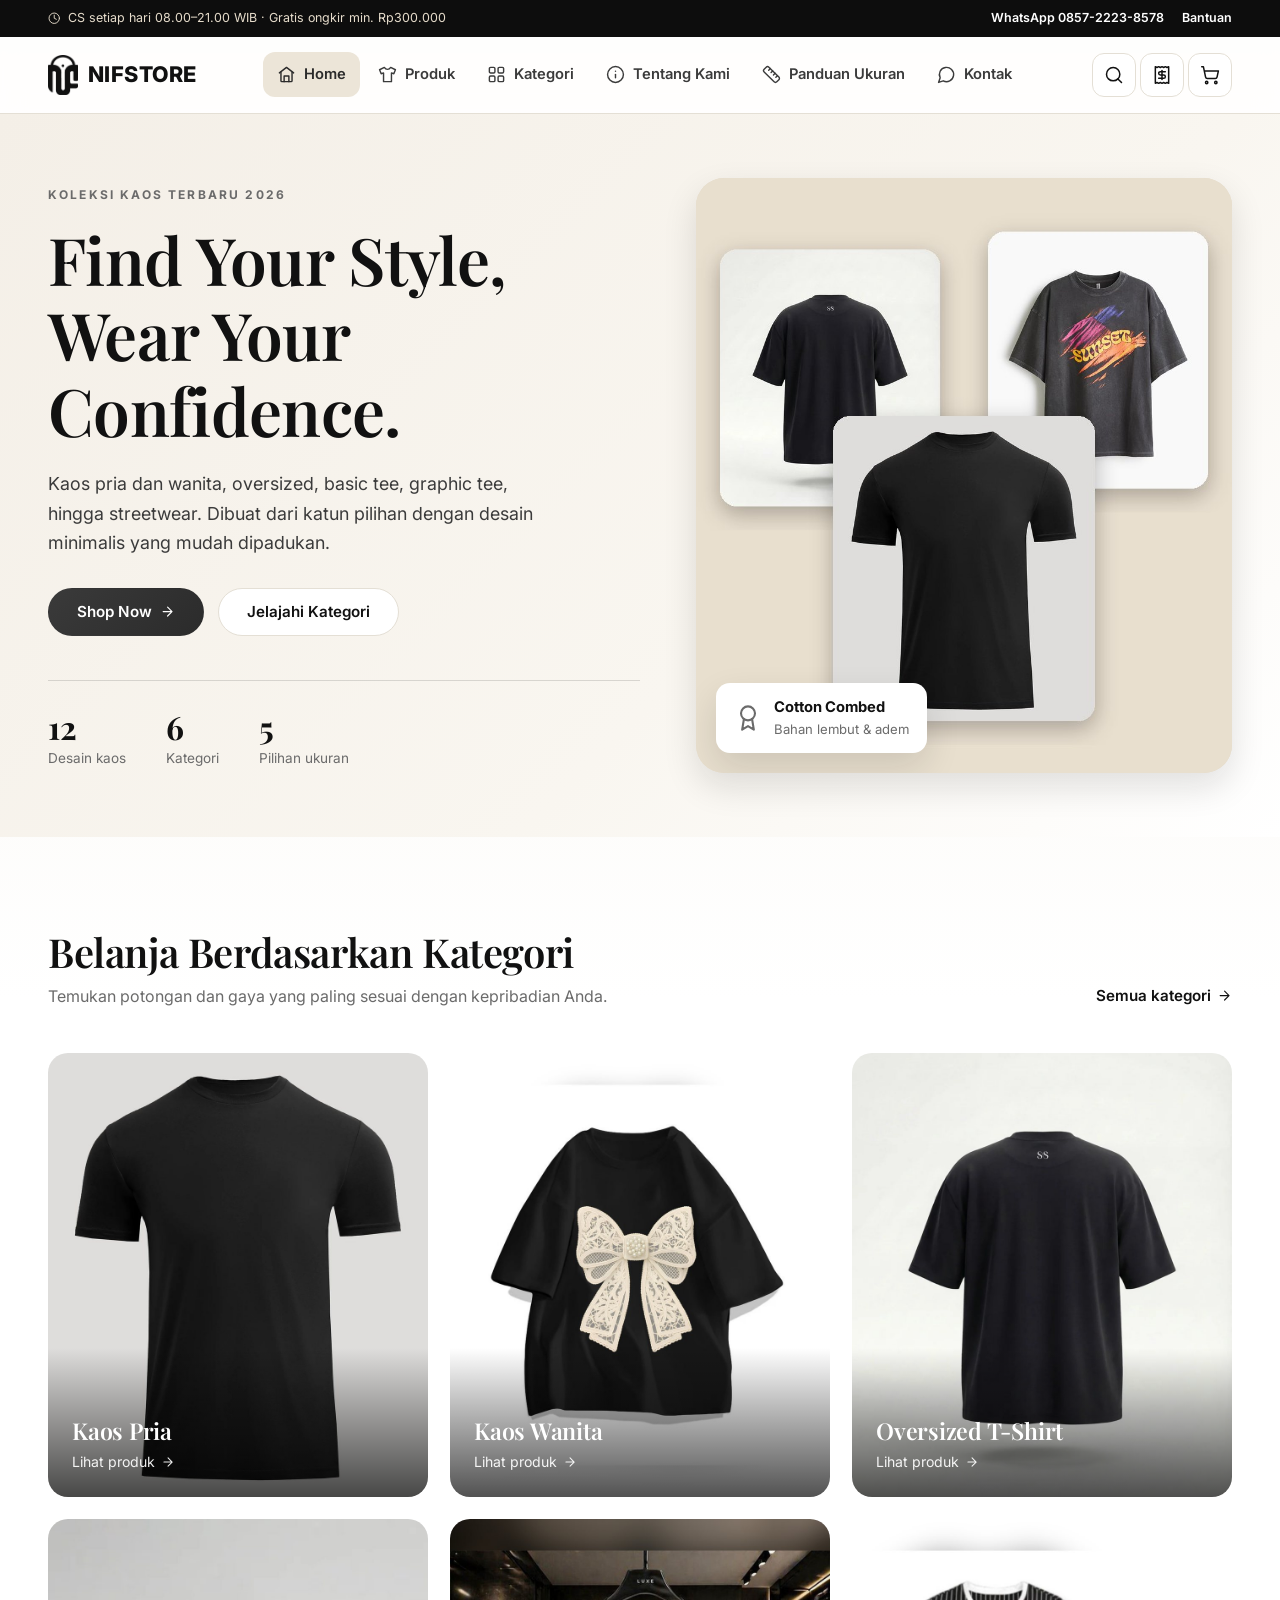
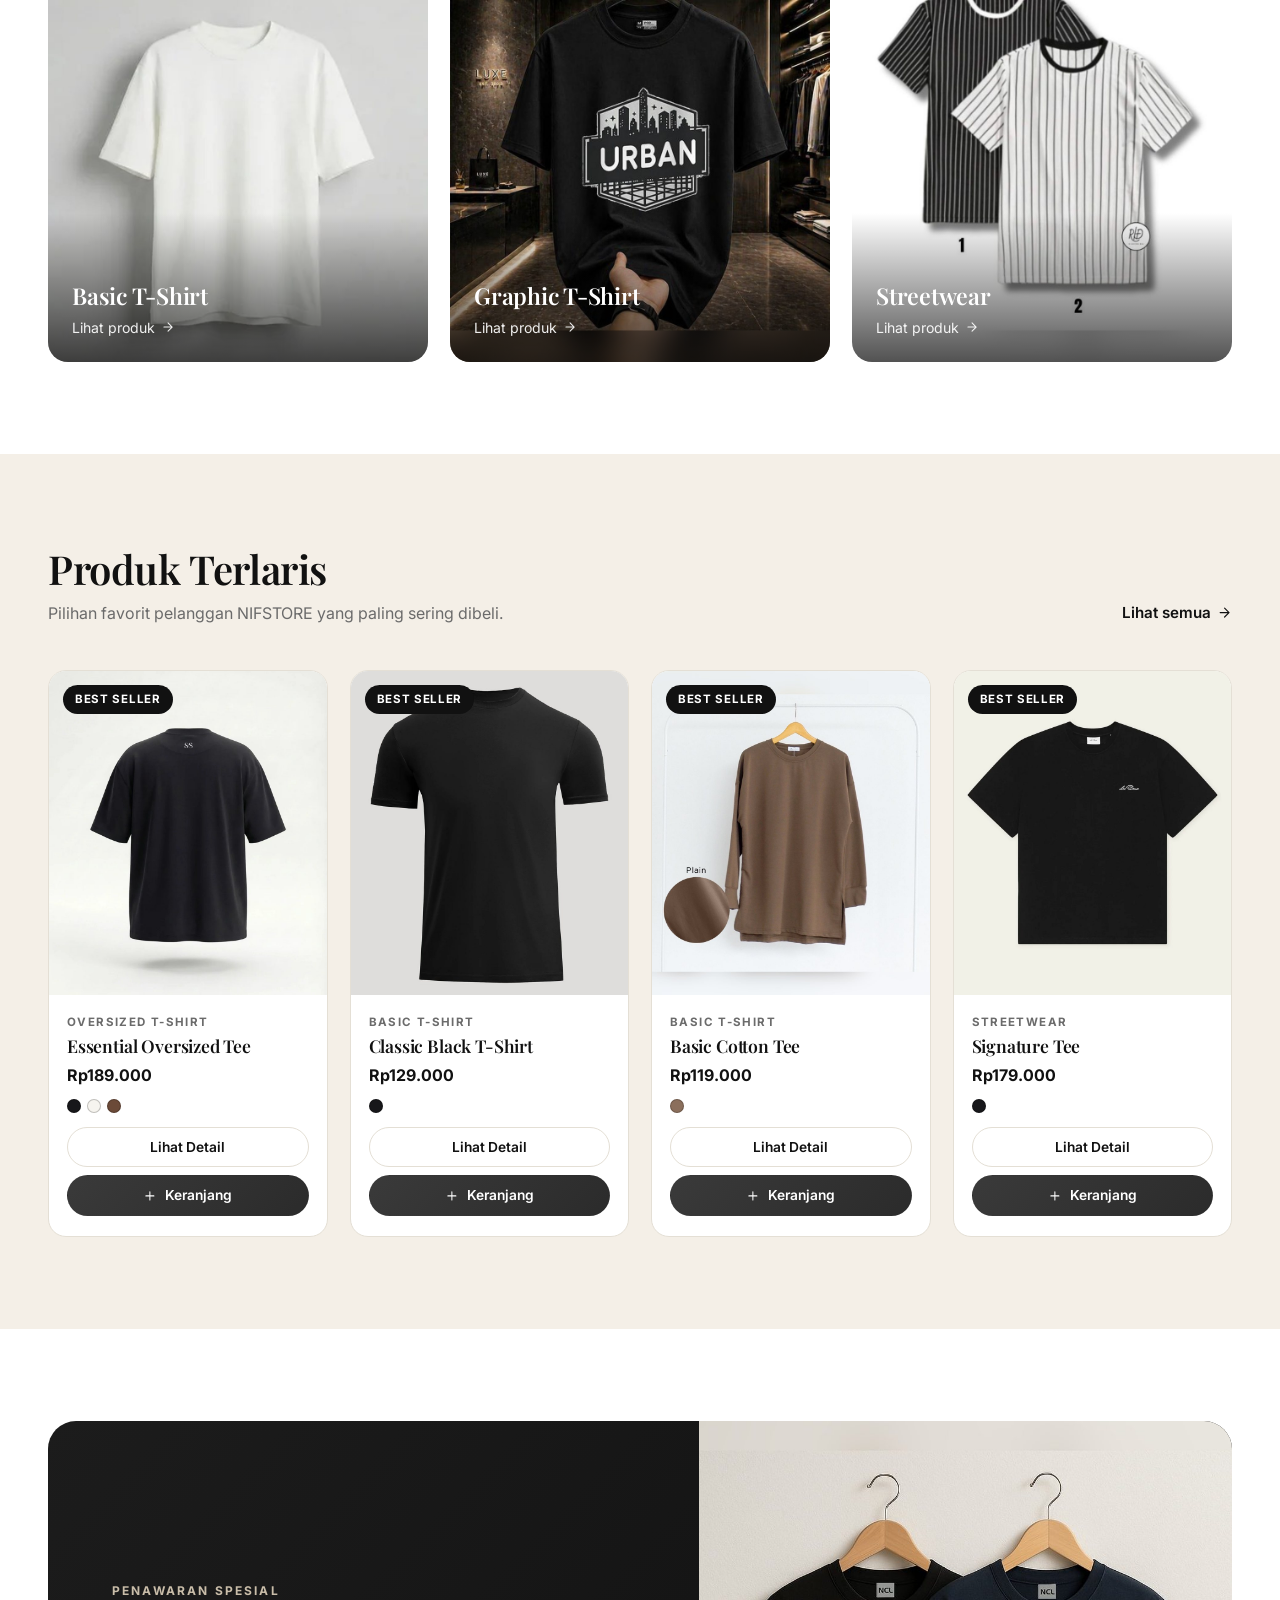
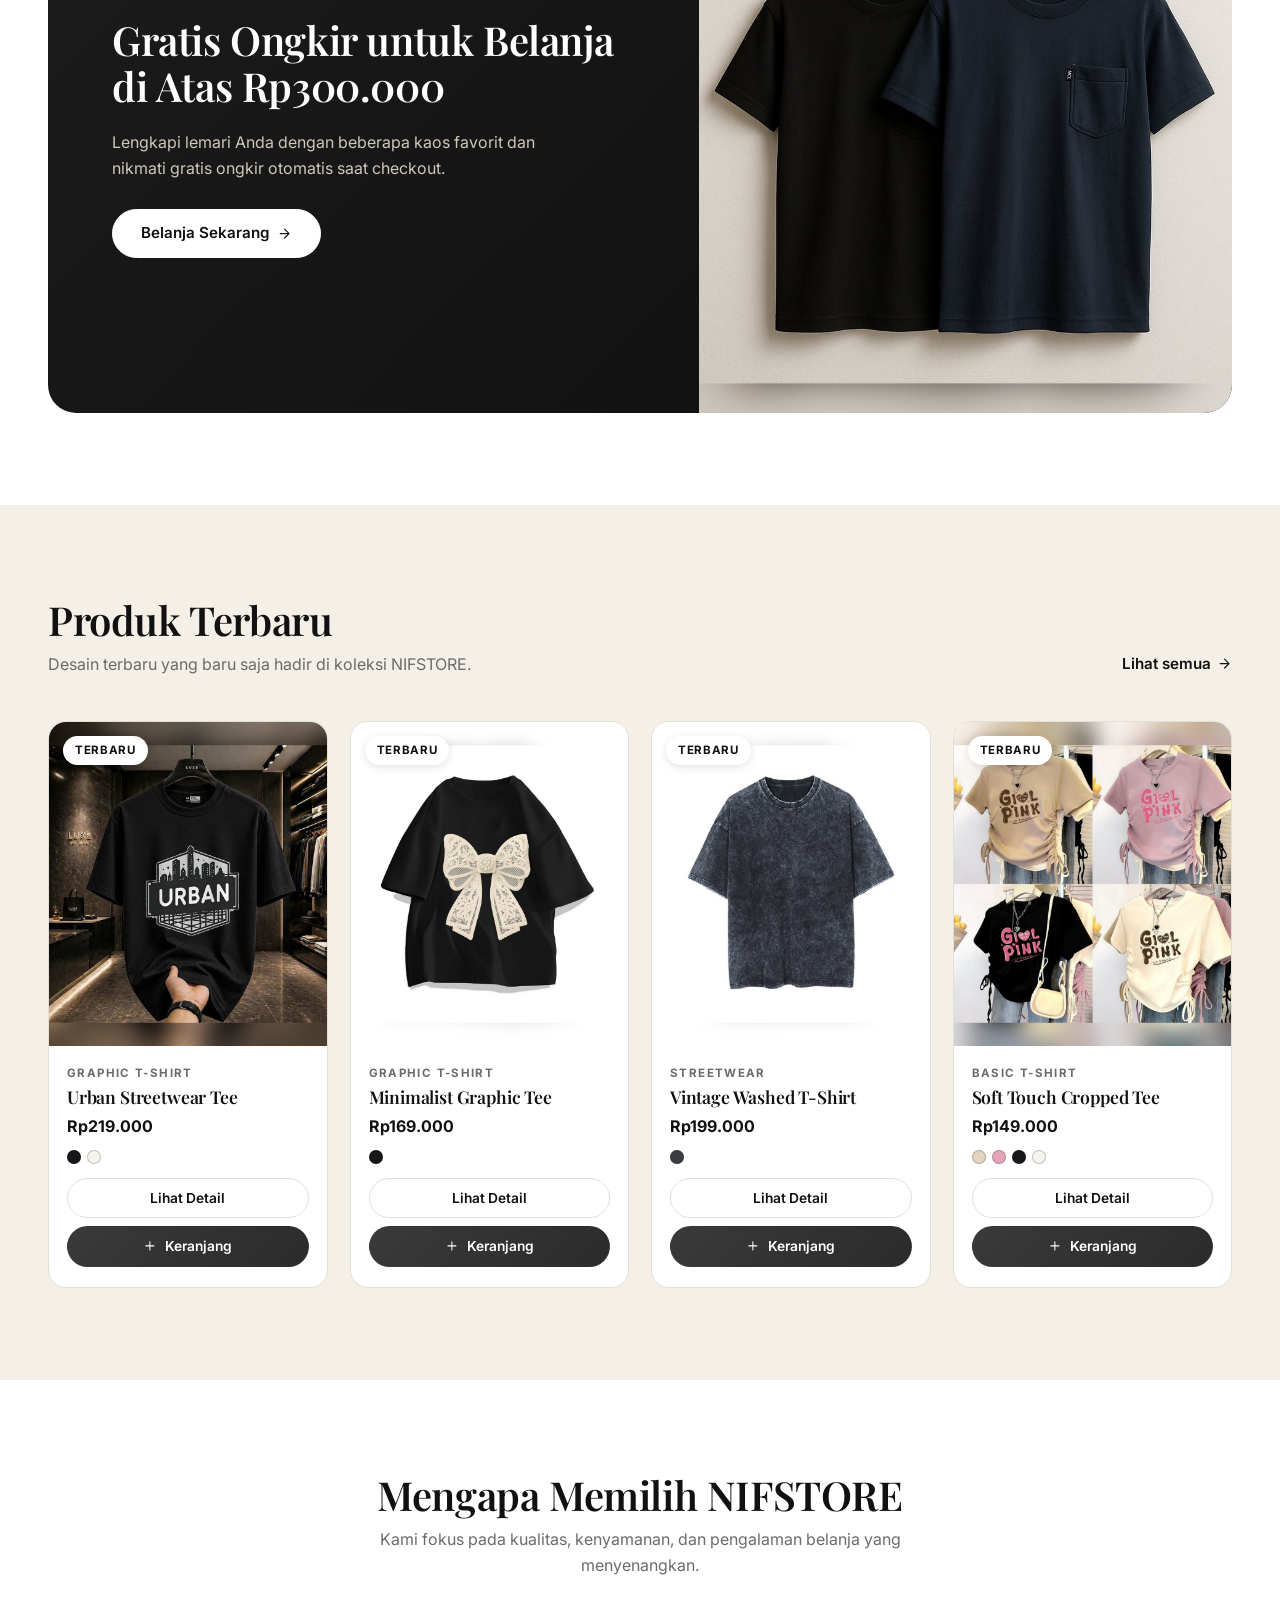
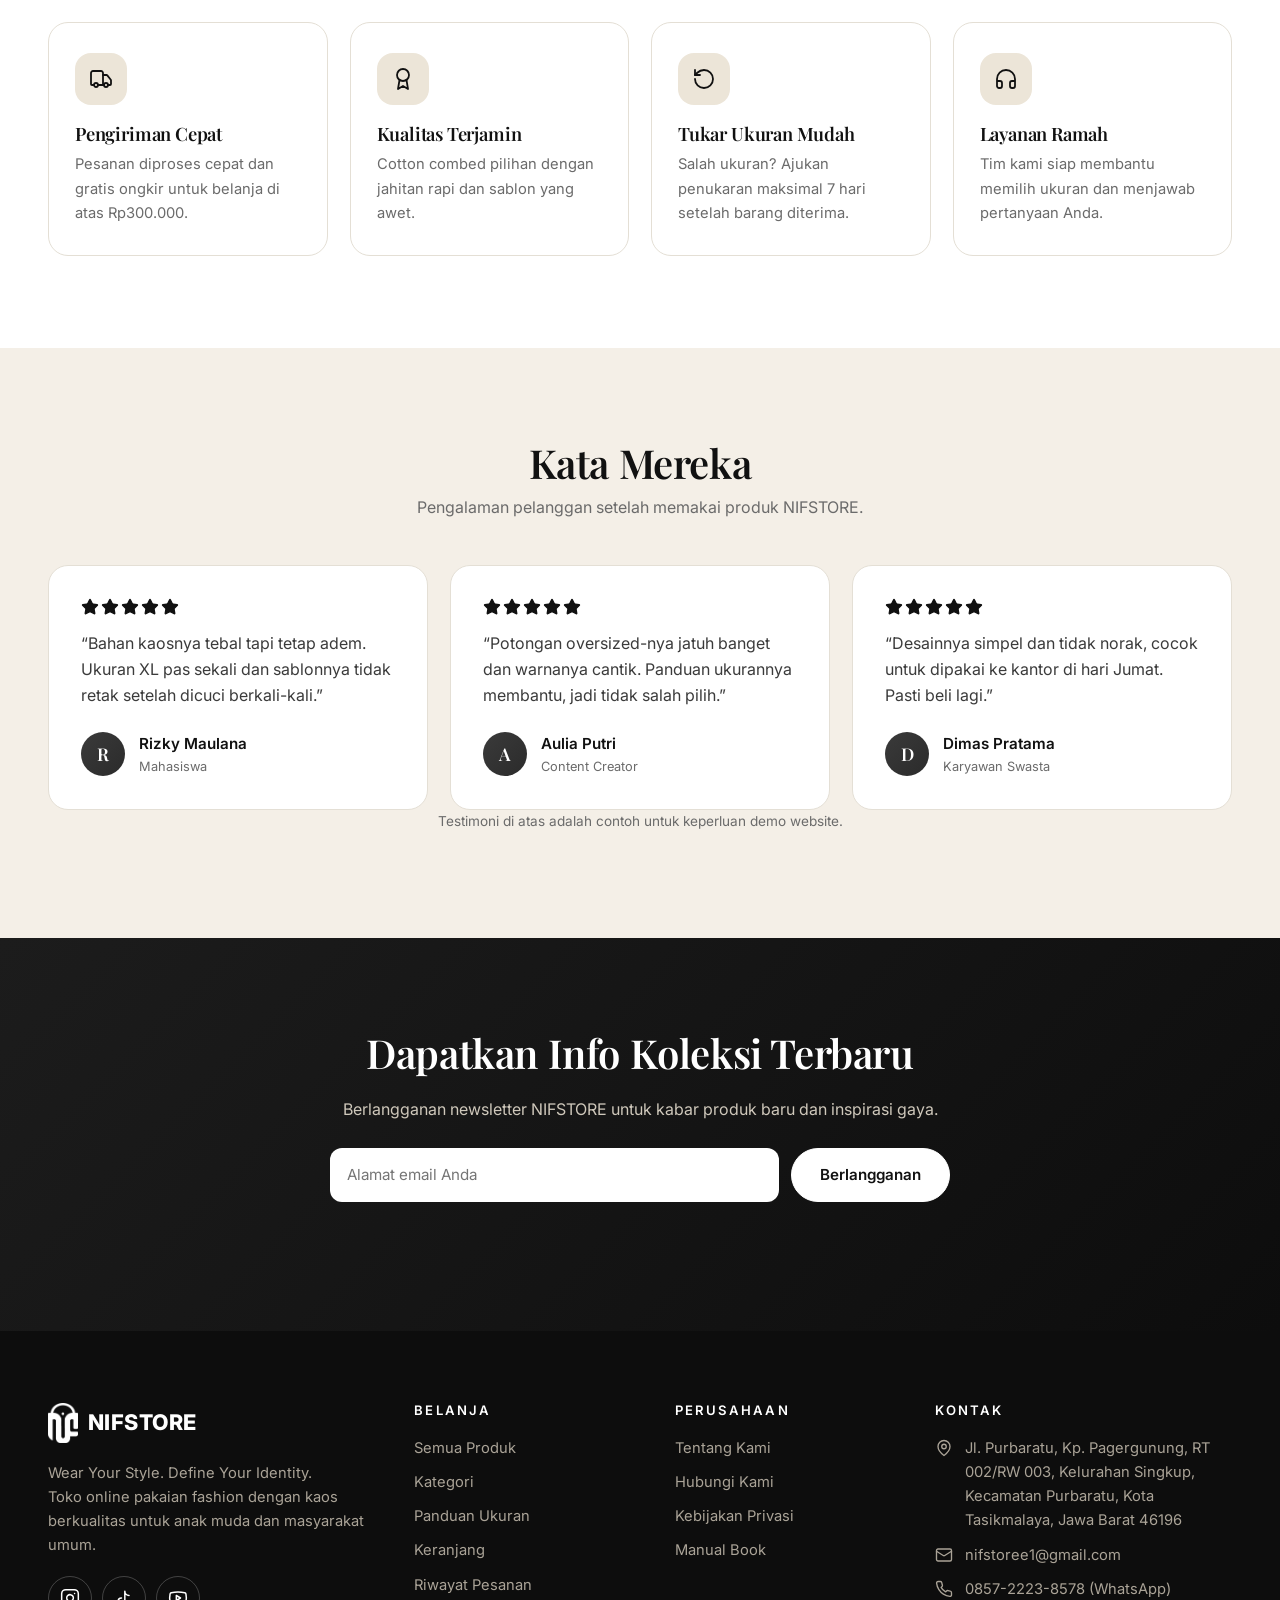
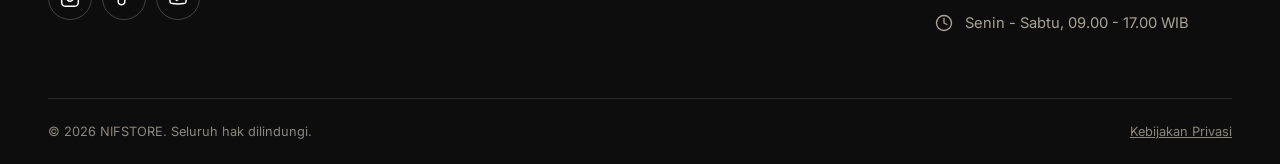
<file: index.html>
<!DOCTYPE html>
<html lang="id">
<head>
  <meta charset="UTF-8">
  <meta name="viewport" content="width=device-width, initial-scale=1">
  <title>NIFSTORE - Wear Your Style. Define Your Identity.</title>
  <meta name="description" content="NIFSTORE toko online kaos pria dan wanita, oversized, basic tee, graphic tee, dan streetwear.">
  <link rel="icon" type="image/png" href="assets/icons/favicon.png">
  <link rel="apple-touch-icon" href="assets/icons/apple-touch-icon.png">
  <link rel="preconnect" href="https://fonts.googleapis.com">
  <link rel="preconnect" href="https://fonts.gstatic.com" crossorigin>
  <link rel="stylesheet" href="https://fonts.googleapis.com/css2?family=Inter:wght@400;500;600;700;800&family=Playfair+Display:wght@500;600;700&display=swap">
  <link rel="stylesheet" href="css/style.css">
  <script>document.documentElement.className += " hanif_js";</script>
</head>
<body data-page="home">
  <a class="hanif_skip" href="#hanif_main">Lewati ke konten utama</a>
  <!-- header / navbar -->
  <div class="hanif_topbar"><div class="hanif_container hanif_topbar_inner"><span><svg class="hanif_icon hanif_icon_sm" viewBox="0 0 24 24" fill="none" stroke="currentColor" stroke-width="2" stroke-linecap="round" stroke-linejoin="round" aria-hidden="true"><circle cx="12" cy="12" r="10"/><path d="M12 6v6l4 2"/></svg> CS setiap hari 08.00&ndash;21.00 WIB &middot; Gratis ongkir min. Rp300.000</span><span class="hanif_topbar_right"><a class="hanif_topbar_wa" href="https://wa.me/6285722238578" target="_blank" rel="noopener"><strong>WhatsApp 0857-2223-8578</strong></a><a href="kontak.html">Bantuan</a></span></div></div>
  <header id="hanif_header">
    <div class="hanif_container hanif_nav">
      <a class="hanif_logo" href="index.html" aria-label="NIFSTORE - ke halaman utama"><img class="hanif_logo_img" src="assets/icons/logo.png" alt="" width="30" height="40">NIFSTORE</a>
      <nav aria-label="Navigasi utama">
        <ul class="hanif_menu" id="hanif_menu">
          <li class="hanif_menu_close_item"><button type="button" class="hanif_icon_button hanif_menu_close" aria-label="Tutup menu"><svg class="hanif_icon" viewBox="0 0 24 24" fill="none" stroke="currentColor" stroke-width="2" stroke-linecap="round" stroke-linejoin="round" aria-hidden="true"><path d="M18 6 6 18M6 6l12 12"/></svg></button></li>
          <li><a href="index.html" aria-current="page"><svg class="hanif_icon" viewBox="0 0 24 24" fill="none" stroke="currentColor" stroke-width="2" stroke-linecap="round" stroke-linejoin="round" aria-hidden="true"><path d="m3 10 9-7 9 7"/><path d="M5 9v11a1 1 0 0 0 1 1h12a1 1 0 0 0 1-1V9"/><path d="M9 21v-7h6v7"/></svg><span>Home</span></a></li>
          <li><a href="produk.html"><svg class="hanif_icon" viewBox="0 0 24 24" fill="none" stroke="currentColor" stroke-width="2" stroke-linecap="round" stroke-linejoin="round" aria-hidden="true"><path d="M8 3 2 6l2 5 3-1v11h10V10l3 1 2-5-6-3q-1.5 2.5-4 2.5T8 3Z"/></svg><span>Produk</span></a></li>
          <li><a href="kategori.html"><svg class="hanif_icon" viewBox="0 0 24 24" fill="none" stroke="currentColor" stroke-width="2" stroke-linecap="round" stroke-linejoin="round" aria-hidden="true"><rect width="7" height="7" x="3" y="3" rx="1.5"/><rect width="7" height="7" x="14" y="3" rx="1.5"/><rect width="7" height="7" x="14" y="14" rx="1.5"/><rect width="7" height="7" x="3" y="14" rx="1.5"/></svg><span>Kategori</span></a></li>
          <li><a href="tentang.html"><svg class="hanif_icon" viewBox="0 0 24 24" fill="none" stroke="currentColor" stroke-width="2" stroke-linecap="round" stroke-linejoin="round" aria-hidden="true"><circle cx="12" cy="12" r="10"/><path d="M12 16v-4"/><path d="M12 8h.01"/></svg><span>Tentang Kami</span></a></li>
          <li><a href="ukuran.html"><svg class="hanif_icon" viewBox="0 0 24 24" fill="none" stroke="currentColor" stroke-width="2" stroke-linecap="round" stroke-linejoin="round" aria-hidden="true"><path d="M21.3 15.3a2.4 2.4 0 0 1 0 3.4l-2.6 2.6a2.4 2.4 0 0 1-3.4 0L2.7 8.7a2.41 2.41 0 0 1 0-3.4l2.6-2.6a2.41 2.41 0 0 1 3.4 0Z"/><path d="m14.5 12.5 2-2"/><path d="m11.5 9.5 2-2"/><path d="m8.5 6.5 2-2"/><path d="m17.5 15.5 2-2"/></svg><span>Panduan Ukuran</span></a></li>
          <li><a href="kontak.html"><svg class="hanif_icon" viewBox="0 0 24 24" fill="none" stroke="currentColor" stroke-width="2" stroke-linecap="round" stroke-linejoin="round" aria-hidden="true"><path d="M7.9 20A9 9 0 1 0 4 16.1L2 22Z"/></svg><span>Kontak</span></a></li>
          <li class="hanif_menu_only_drawer"><a href="riwayat.html"><svg class="hanif_icon" viewBox="0 0 24 24" fill="none" stroke="currentColor" stroke-width="2" stroke-linecap="round" stroke-linejoin="round" aria-hidden="true"><path d="M4 2v20l2-1 2 1 2-1 2 1 2-1 2 1 2-1 2 1V2l-2 1-2-1-2 1-2-1-2 1-2-1-2 1Z"/><path d="M16 8h-6a2 2 0 1 0 0 4h4a2 2 0 1 1 0 4H8"/><path d="M12 17.5v-11"/></svg><span>Riwayat Pesanan</span></a></li>
        </ul>
      </nav>
      <div class="hanif_nav_actions">
        <button type="button" class="hanif_icon_button hanif_search_pill" id="hanif_search_btn" aria-label="Cari produk" aria-expanded="false" aria-controls="hanif_search_overlay"><svg class="hanif_icon" viewBox="0 0 24 24" fill="none" stroke="currentColor" stroke-width="2" stroke-linecap="round" stroke-linejoin="round" aria-hidden="true"><circle cx="11" cy="11" r="8"/><path d="m21 21-4.3-4.3"/></svg><span class="hanif_search_pill_text">Cari kaos, oversized&hellip;</span></button>
        <a class="hanif_icon_button hanif_history_btn" href="riwayat.html" aria-label="Riwayat pesanan" title="Riwayat pesanan"><svg class="hanif_icon" viewBox="0 0 24 24" fill="none" stroke="currentColor" stroke-width="2" stroke-linecap="round" stroke-linejoin="round" aria-hidden="true"><path d="M4 2v20l2-1 2 1 2-1 2 1 2-1 2 1 2-1 2 1V2l-2 1-2-1-2 1-2-1-2 1-2-1-2 1Z"/><path d="M16 8h-6a2 2 0 1 0 0 4h4a2 2 0 1 1 0 4H8"/><path d="M12 17.5v-11"/></svg></a>
        <a class="hanif_icon_button" href="keranjang.html" aria-label="Keranjang belanja"><svg class="hanif_icon" viewBox="0 0 24 24" fill="none" stroke="currentColor" stroke-width="2" stroke-linecap="round" stroke-linejoin="round" aria-hidden="true"><circle cx="8" cy="21" r="1.4"/><circle cx="19" cy="21" r="1.4"/><path d="M2.05 2.05h2l2.66 12.42a2 2 0 0 0 2 1.58h9.78a2 2 0 0 0 1.95-1.57l1.65-7.43H5.12"/></svg><span class="hanif_cart_badge" data-kosong="true">0</span></a>
        <button type="button" class="hanif_icon_button hanif_burger" id="hanif_burger" aria-label="Buka menu" aria-expanded="false" aria-controls="hanif_menu"><svg class="hanif_icon" viewBox="0 0 24 24" fill="none" stroke="currentColor" stroke-width="2" stroke-linecap="round" stroke-linejoin="round" aria-hidden="true"><path d="M4 6h16M4 12h16M4 18h16"/></svg></button>
      </div>
    </div>
  </header>
  <!-- pencarian -->
  <div id="hanif_search_overlay" aria-hidden="true">
    <div class="hanif_search_box" role="dialog" aria-label="Cari produk">
      <form id="hanif_search_form" class="hanif_search_row" role="search">
        <input class="hanif_input" id="hanif_search_q" type="search" placeholder="Cari kaos, misalnya oversized..." aria-label="Kata kunci pencarian" autocomplete="off">
        <button class="hanif_button" type="submit">Cari</button>
      </form>
      <div class="hanif_search_suggest" id="hanif_search_suggest"></div>
      <p class="hanif_search_hint">Tekan Enter untuk melihat semua hasil di katalog.</p>
    </div>
  </div>

  <main id="hanif_main">
    <!-- hero -->
    <section class="hanif_hero">
      <div class="hanif_container hanif_hero_inner">
        <div>
          <span class="hanif_eyebrow">Koleksi Kaos Terbaru 2026</span>
          <h1>Find Your Style, Wear Your Confidence.</h1>
          <p class="hanif_lead">Kaos pria dan wanita, oversized, basic tee, graphic tee, hingga streetwear. Dibuat dari katun pilihan dengan desain minimalis yang mudah dipadukan.</p>
          <div class="hanif_hero_actions">
            <a class="hanif_button" href="produk.html">Shop Now <svg class="hanif_icon hanif_icon_sm" viewBox="0 0 24 24" fill="none" stroke="currentColor" stroke-width="2" stroke-linecap="round" stroke-linejoin="round" aria-hidden="true"><path d="M5 12h14M12 5l7 7-7 7"/></svg></a>
            <a class="hanif_button hanif_button_outline" href="kategori.html">Jelajahi Kategori</a>
          </div>
          <div class="hanif_hero_stats">
            <div><strong>12</strong><span>Desain kaos</span></div>
            <div><strong>6</strong><span>Kategori</span></div>
            <div><strong>5</strong><span>Pilihan ukuran</span></div>
          </div>
        </div>
        <div class="hanif_hero_media">
          <img src="assets/images/hero.jpg" alt="Koleksi kaos NIFSTORE: oversized, graphic, dan basic hitam" width="900" height="1000">
          <div class="hanif_hero_tag"><svg class="hanif_icon" viewBox="0 0 24 24" fill="none" stroke="currentColor" stroke-width="2" stroke-linecap="round" stroke-linejoin="round" aria-hidden="true"><circle cx="12" cy="8" r="6"/><path d="M15.477 12.89 17 22l-5-3-5 3 1.523-9.11"/></svg><div><strong>Cotton Combed</strong>Bahan lembut &amp; adem</div></div>
        </div>
      </div>
    </section>

    <!-- kategori -->
    <section class="hanif_section">
      <div class="hanif_container">
        <div class="hanif_section_head hanif_reveal"><div><h2>Belanja Berdasarkan Kategori</h2><p>Temukan potongan dan gaya yang paling sesuai dengan kepribadian Anda.</p></div><a class="hanif_link_arrow" href="kategori.html">Semua kategori <svg class="hanif_icon hanif_icon_sm" viewBox="0 0 24 24" fill="none" stroke="currentColor" stroke-width="2" stroke-linecap="round" stroke-linejoin="round" aria-hidden="true"><path d="M5 12h14M12 5l7 7-7 7"/></svg></a></div>
        <div class="hanif_grid_categories">
          <a class="hanif_category_card hanif_reveal" href="produk.html?kategori=kaos-pria">
            <img src="assets/images/kategori-kaos-pria.jpg" alt="Kategori Kaos Pria" loading="lazy" width="600" height="700">
            <div class="hanif_category_info"><h3>Kaos Pria</h3><span>Lihat produk <svg class="hanif_icon hanif_icon_sm" viewBox="0 0 24 24" fill="none" stroke="currentColor" stroke-width="2" stroke-linecap="round" stroke-linejoin="round" aria-hidden="true"><path d="M5 12h14M12 5l7 7-7 7"/></svg></span></div>
          </a>
          <a class="hanif_category_card hanif_reveal" href="produk.html?kategori=kaos-wanita">
            <img src="assets/images/kategori-kaos-wanita.jpg" alt="Kategori Kaos Wanita" loading="lazy" width="600" height="700">
            <div class="hanif_category_info"><h3>Kaos Wanita</h3><span>Lihat produk <svg class="hanif_icon hanif_icon_sm" viewBox="0 0 24 24" fill="none" stroke="currentColor" stroke-width="2" stroke-linecap="round" stroke-linejoin="round" aria-hidden="true"><path d="M5 12h14M12 5l7 7-7 7"/></svg></span></div>
          </a>
          <a class="hanif_category_card hanif_reveal" href="produk.html?kategori=oversized">
            <img src="assets/images/kategori-oversized.jpg" alt="Kategori Oversized T-Shirt" loading="lazy" width="600" height="700">
            <div class="hanif_category_info"><h3>Oversized T-Shirt</h3><span>Lihat produk <svg class="hanif_icon hanif_icon_sm" viewBox="0 0 24 24" fill="none" stroke="currentColor" stroke-width="2" stroke-linecap="round" stroke-linejoin="round" aria-hidden="true"><path d="M5 12h14M12 5l7 7-7 7"/></svg></span></div>
          </a>
          <a class="hanif_category_card hanif_reveal" href="produk.html?kategori=basic">
            <img src="assets/images/kategori-basic.jpg" alt="Kategori Basic T-Shirt" loading="lazy" width="600" height="700">
            <div class="hanif_category_info"><h3>Basic T-Shirt</h3><span>Lihat produk <svg class="hanif_icon hanif_icon_sm" viewBox="0 0 24 24" fill="none" stroke="currentColor" stroke-width="2" stroke-linecap="round" stroke-linejoin="round" aria-hidden="true"><path d="M5 12h14M12 5l7 7-7 7"/></svg></span></div>
          </a>
          <a class="hanif_category_card hanif_reveal" href="produk.html?kategori=graphic">
            <img src="assets/images/kategori-graphic.jpg" alt="Kategori Graphic T-Shirt" loading="lazy" width="600" height="700">
            <div class="hanif_category_info"><h3>Graphic T-Shirt</h3><span>Lihat produk <svg class="hanif_icon hanif_icon_sm" viewBox="0 0 24 24" fill="none" stroke="currentColor" stroke-width="2" stroke-linecap="round" stroke-linejoin="round" aria-hidden="true"><path d="M5 12h14M12 5l7 7-7 7"/></svg></span></div>
          </a>
          <a class="hanif_category_card hanif_reveal" href="produk.html?kategori=streetwear">
            <img src="assets/images/kategori-streetwear.jpg" alt="Kategori Streetwear" loading="lazy" width="600" height="700">
            <div class="hanif_category_info"><h3>Streetwear</h3><span>Lihat produk <svg class="hanif_icon hanif_icon_sm" viewBox="0 0 24 24" fill="none" stroke="currentColor" stroke-width="2" stroke-linecap="round" stroke-linejoin="round" aria-hidden="true"><path d="M5 12h14M12 5l7 7-7 7"/></svg></span></div>
          </a>
        </div>
      </div>
    </section>

    <!-- produk terlaris -->
    <section class="hanif_section hanif_section_alt">
      <div class="hanif_container">
        <div class="hanif_section_head hanif_reveal"><div><h2>Produk Terlaris</h2><p>Pilihan favorit pelanggan NIFSTORE yang paling sering dibeli.</p></div><a class="hanif_link_arrow" href="produk.html">Lihat semua <svg class="hanif_icon hanif_icon_sm" viewBox="0 0 24 24" fill="none" stroke="currentColor" stroke-width="2" stroke-linecap="round" stroke-linejoin="round" aria-hidden="true"><path d="M5 12h14M12 5l7 7-7 7"/></svg></a></div>
        <div class="hanif_grid_products" id="hanif_best_grid" aria-live="polite"></div>
      </div>
    </section>

    <!-- banner promo -->
    <section class="hanif_section">
      <div class="hanif_container">
        <div class="hanif_promo hanif_reveal">
          <div class="hanif_promo_text">
            <span class="hanif_eyebrow" style="color:#c9bda9">Penawaran Spesial</span>
            <h2>Gratis Ongkir untuk Belanja di Atas Rp300.000</h2>
            <p>Lengkapi lemari Anda dengan beberapa kaos favorit dan nikmati gratis ongkir otomatis saat checkout.</p>
            <a class="hanif_button hanif_button_light" href="produk.html">Belanja Sekarang <svg class="hanif_icon hanif_icon_sm" viewBox="0 0 24 24" fill="none" stroke="currentColor" stroke-width="2" stroke-linecap="round" stroke-linejoin="round" aria-hidden="true"><path d="M5 12h14M12 5l7 7-7 7"/></svg></a>
          </div>
          <div class="hanif_promo_visual"><img src="assets/images/promo.jpg" alt="Kaos pocket heavy tee hitam dan navy" loading="lazy" width="900" height="1000"></div>
        </div>
      </div>
    </section>

    <!-- produk terbaru -->
    <section class="hanif_section hanif_section_alt">
      <div class="hanif_container">
        <div class="hanif_section_head hanif_reveal"><div><h2>Produk Terbaru</h2><p>Desain terbaru yang baru saja hadir di koleksi NIFSTORE.</p></div><a class="hanif_link_arrow" href="produk.html">Lihat semua <svg class="hanif_icon hanif_icon_sm" viewBox="0 0 24 24" fill="none" stroke="currentColor" stroke-width="2" stroke-linecap="round" stroke-linejoin="round" aria-hidden="true"><path d="M5 12h14M12 5l7 7-7 7"/></svg></a></div>
        <div class="hanif_grid_products" id="hanif_new_grid" aria-live="polite"></div>
      </div>
    </section>

    <!-- keunggulan -->
    <section class="hanif_section">
      <div class="hanif_container">
        <div class="hanif_section_head hanif_center hanif_reveal"><div><h2>Mengapa Memilih NIFSTORE</h2><p>Kami fokus pada kualitas, kenyamanan, dan pengalaman belanja yang menyenangkan.</p></div></div>
        <div class="hanif_features">
          <div class="hanif_feature hanif_reveal"><div class="hanif_feature_icon"><svg class="hanif_icon" viewBox="0 0 24 24" fill="none" stroke="currentColor" stroke-width="2" stroke-linecap="round" stroke-linejoin="round" aria-hidden="true"><path d="M14 18V6a2 2 0 0 0-2-2H4a2 2 0 0 0-2 2v11a1 1 0 0 0 1 1h2"/><path d="M15 18H9"/><path d="M19 18h2a1 1 0 0 0 1-1v-3.65a1 1 0 0 0-.22-.624l-3.48-4.35A1 1 0 0 0 17.52 8H14"/><circle cx="17" cy="18" r="2"/><circle cx="7" cy="18" r="2"/></svg></div><h3>Pengiriman Cepat</h3><p>Pesanan diproses cepat dan gratis ongkir untuk belanja di atas Rp300.000.</p></div>
          <div class="hanif_feature hanif_reveal"><div class="hanif_feature_icon"><svg class="hanif_icon" viewBox="0 0 24 24" fill="none" stroke="currentColor" stroke-width="2" stroke-linecap="round" stroke-linejoin="round" aria-hidden="true"><circle cx="12" cy="8" r="6"/><path d="M15.477 12.89 17 22l-5-3-5 3 1.523-9.11"/></svg></div><h3>Kualitas Terjamin</h3><p>Cotton combed pilihan dengan jahitan rapi dan sablon yang awet.</p></div>
          <div class="hanif_feature hanif_reveal"><div class="hanif_feature_icon"><svg class="hanif_icon" viewBox="0 0 24 24" fill="none" stroke="currentColor" stroke-width="2" stroke-linecap="round" stroke-linejoin="round" aria-hidden="true"><path d="M3 12a9 9 0 1 0 9-9 9.75 9.75 0 0 0-6.74 2.74L3 8"/><path d="M3 3v5h5"/></svg></div><h3>Tukar Ukuran Mudah</h3><p>Salah ukuran? Ajukan penukaran maksimal 7 hari setelah barang diterima.</p></div>
          <div class="hanif_feature hanif_reveal"><div class="hanif_feature_icon"><svg class="hanif_icon" viewBox="0 0 24 24" fill="none" stroke="currentColor" stroke-width="2" stroke-linecap="round" stroke-linejoin="round" aria-hidden="true"><path d="M3 14h3a2 2 0 0 1 2 2v3a2 2 0 0 1-2 2H5a2 2 0 0 1-2-2v-7a9 9 0 0 1 18 0v7a2 2 0 0 1-2 2h-1a2 2 0 0 1-2-2v-3a2 2 0 0 1 2-2h3"/></svg></div><h3>Layanan Ramah</h3><p>Tim kami siap membantu memilih ukuran dan menjawab pertanyaan Anda.</p></div>
        </div>
      </div>
    </section>

    <!-- testimoni -->
    <section class="hanif_section hanif_section_alt">
      <div class="hanif_container">
        <div class="hanif_section_head hanif_center hanif_reveal"><div><h2>Kata Mereka</h2><p>Pengalaman pelanggan setelah memakai produk NIFSTORE.</p></div></div>
        <div class="hanif_testimonials">
          <figure class="hanif_testimonial hanif_reveal">
            <div class="hanif_stars" role="img" aria-label="Rating 5 dari 5"><svg class="hanif_icon" viewBox="0 0 24 24" fill="currentColor" stroke="currentColor" stroke-width="2" stroke-linecap="round" stroke-linejoin="round" aria-hidden="true"><path d="M11.525 2.295a.53.53 0 0 1 .95 0l2.31 4.679a2.123 2.123 0 0 0 1.595 1.16l5.166.756a.53.53 0 0 1 .294.904l-3.736 3.638a2.123 2.123 0 0 0-.611 1.878l.882 5.14a.53.53 0 0 1-.771.56l-4.618-2.428a2.122 2.122 0 0 0-1.973 0L6.396 21.01a.53.53 0 0 1-.77-.56l.881-5.139a2.122 2.122 0 0 0-.611-1.879L2.16 9.795a.53.53 0 0 1 .294-.906l5.165-.755a2.122 2.122 0 0 0 1.597-1.16z"/></svg><svg class="hanif_icon" viewBox="0 0 24 24" fill="currentColor" stroke="currentColor" stroke-width="2" stroke-linecap="round" stroke-linejoin="round" aria-hidden="true"><path d="M11.525 2.295a.53.53 0 0 1 .95 0l2.31 4.679a2.123 2.123 0 0 0 1.595 1.16l5.166.756a.53.53 0 0 1 .294.904l-3.736 3.638a2.123 2.123 0 0 0-.611 1.878l.882 5.14a.53.53 0 0 1-.771.56l-4.618-2.428a2.122 2.122 0 0 0-1.973 0L6.396 21.01a.53.53 0 0 1-.77-.56l.881-5.139a2.122 2.122 0 0 0-.611-1.879L2.16 9.795a.53.53 0 0 1 .294-.906l5.165-.755a2.122 2.122 0 0 0 1.597-1.16z"/></svg><svg class="hanif_icon" viewBox="0 0 24 24" fill="currentColor" stroke="currentColor" stroke-width="2" stroke-linecap="round" stroke-linejoin="round" aria-hidden="true"><path d="M11.525 2.295a.53.53 0 0 1 .95 0l2.31 4.679a2.123 2.123 0 0 0 1.595 1.16l5.166.756a.53.53 0 0 1 .294.904l-3.736 3.638a2.123 2.123 0 0 0-.611 1.878l.882 5.14a.53.53 0 0 1-.771.56l-4.618-2.428a2.122 2.122 0 0 0-1.973 0L6.396 21.01a.53.53 0 0 1-.77-.56l.881-5.139a2.122 2.122 0 0 0-.611-1.879L2.16 9.795a.53.53 0 0 1 .294-.906l5.165-.755a2.122 2.122 0 0 0 1.597-1.16z"/></svg><svg class="hanif_icon" viewBox="0 0 24 24" fill="currentColor" stroke="currentColor" stroke-width="2" stroke-linecap="round" stroke-linejoin="round" aria-hidden="true"><path d="M11.525 2.295a.53.53 0 0 1 .95 0l2.31 4.679a2.123 2.123 0 0 0 1.595 1.16l5.166.756a.53.53 0 0 1 .294.904l-3.736 3.638a2.123 2.123 0 0 0-.611 1.878l.882 5.14a.53.53 0 0 1-.771.56l-4.618-2.428a2.122 2.122 0 0 0-1.973 0L6.396 21.01a.53.53 0 0 1-.77-.56l.881-5.139a2.122 2.122 0 0 0-.611-1.879L2.16 9.795a.53.53 0 0 1 .294-.906l5.165-.755a2.122 2.122 0 0 0 1.597-1.16z"/></svg><svg class="hanif_icon" viewBox="0 0 24 24" fill="currentColor" stroke="currentColor" stroke-width="2" stroke-linecap="round" stroke-linejoin="round" aria-hidden="true"><path d="M11.525 2.295a.53.53 0 0 1 .95 0l2.31 4.679a2.123 2.123 0 0 0 1.595 1.16l5.166.756a.53.53 0 0 1 .294.904l-3.736 3.638a2.123 2.123 0 0 0-.611 1.878l.882 5.14a.53.53 0 0 1-.771.56l-4.618-2.428a2.122 2.122 0 0 0-1.973 0L6.396 21.01a.53.53 0 0 1-.77-.56l.881-5.139a2.122 2.122 0 0 0-.611-1.879L2.16 9.795a.53.53 0 0 1 .294-.906l5.165-.755a2.122 2.122 0 0 0 1.597-1.16z"/></svg></div>
            <blockquote>&ldquo;Bahan kaosnya tebal tapi tetap adem. Ukuran XL pas sekali dan sablonnya tidak retak setelah dicuci berkali-kali.&rdquo;</blockquote>
            <figcaption class="hanif_person"><span class="hanif_avatar">R</span><span>Rizky Maulana<small>Mahasiswa</small></span></figcaption>
          </figure>
          <figure class="hanif_testimonial hanif_reveal">
            <div class="hanif_stars" role="img" aria-label="Rating 5 dari 5"><svg class="hanif_icon" viewBox="0 0 24 24" fill="currentColor" stroke="currentColor" stroke-width="2" stroke-linecap="round" stroke-linejoin="round" aria-hidden="true"><path d="M11.525 2.295a.53.53 0 0 1 .95 0l2.31 4.679a2.123 2.123 0 0 0 1.595 1.16l5.166.756a.53.53 0 0 1 .294.904l-3.736 3.638a2.123 2.123 0 0 0-.611 1.878l.882 5.14a.53.53 0 0 1-.771.56l-4.618-2.428a2.122 2.122 0 0 0-1.973 0L6.396 21.01a.53.53 0 0 1-.77-.56l.881-5.139a2.122 2.122 0 0 0-.611-1.879L2.16 9.795a.53.53 0 0 1 .294-.906l5.165-.755a2.122 2.122 0 0 0 1.597-1.16z"/></svg><svg class="hanif_icon" viewBox="0 0 24 24" fill="currentColor" stroke="currentColor" stroke-width="2" stroke-linecap="round" stroke-linejoin="round" aria-hidden="true"><path d="M11.525 2.295a.53.53 0 0 1 .95 0l2.31 4.679a2.123 2.123 0 0 0 1.595 1.16l5.166.756a.53.53 0 0 1 .294.904l-3.736 3.638a2.123 2.123 0 0 0-.611 1.878l.882 5.14a.53.53 0 0 1-.771.56l-4.618-2.428a2.122 2.122 0 0 0-1.973 0L6.396 21.01a.53.53 0 0 1-.77-.56l.881-5.139a2.122 2.122 0 0 0-.611-1.879L2.16 9.795a.53.53 0 0 1 .294-.906l5.165-.755a2.122 2.122 0 0 0 1.597-1.16z"/></svg><svg class="hanif_icon" viewBox="0 0 24 24" fill="currentColor" stroke="currentColor" stroke-width="2" stroke-linecap="round" stroke-linejoin="round" aria-hidden="true"><path d="M11.525 2.295a.53.53 0 0 1 .95 0l2.31 4.679a2.123 2.123 0 0 0 1.595 1.16l5.166.756a.53.53 0 0 1 .294.904l-3.736 3.638a2.123 2.123 0 0 0-.611 1.878l.882 5.14a.53.53 0 0 1-.771.56l-4.618-2.428a2.122 2.122 0 0 0-1.973 0L6.396 21.01a.53.53 0 0 1-.77-.56l.881-5.139a2.122 2.122 0 0 0-.611-1.879L2.16 9.795a.53.53 0 0 1 .294-.906l5.165-.755a2.122 2.122 0 0 0 1.597-1.16z"/></svg><svg class="hanif_icon" viewBox="0 0 24 24" fill="currentColor" stroke="currentColor" stroke-width="2" stroke-linecap="round" stroke-linejoin="round" aria-hidden="true"><path d="M11.525 2.295a.53.53 0 0 1 .95 0l2.31 4.679a2.123 2.123 0 0 0 1.595 1.16l5.166.756a.53.53 0 0 1 .294.904l-3.736 3.638a2.123 2.123 0 0 0-.611 1.878l.882 5.14a.53.53 0 0 1-.771.56l-4.618-2.428a2.122 2.122 0 0 0-1.973 0L6.396 21.01a.53.53 0 0 1-.77-.56l.881-5.139a2.122 2.122 0 0 0-.611-1.879L2.16 9.795a.53.53 0 0 1 .294-.906l5.165-.755a2.122 2.122 0 0 0 1.597-1.16z"/></svg><svg class="hanif_icon" viewBox="0 0 24 24" fill="currentColor" stroke="currentColor" stroke-width="2" stroke-linecap="round" stroke-linejoin="round" aria-hidden="true"><path d="M11.525 2.295a.53.53 0 0 1 .95 0l2.31 4.679a2.123 2.123 0 0 0 1.595 1.16l5.166.756a.53.53 0 0 1 .294.904l-3.736 3.638a2.123 2.123 0 0 0-.611 1.878l.882 5.14a.53.53 0 0 1-.771.56l-4.618-2.428a2.122 2.122 0 0 0-1.973 0L6.396 21.01a.53.53 0 0 1-.77-.56l.881-5.139a2.122 2.122 0 0 0-.611-1.879L2.16 9.795a.53.53 0 0 1 .294-.906l5.165-.755a2.122 2.122 0 0 0 1.597-1.16z"/></svg></div>
            <blockquote>&ldquo;Potongan oversized-nya jatuh banget dan warnanya cantik. Panduan ukurannya membantu, jadi tidak salah pilih.&rdquo;</blockquote>
            <figcaption class="hanif_person"><span class="hanif_avatar">A</span><span>Aulia Putri<small>Content Creator</small></span></figcaption>
          </figure>
          <figure class="hanif_testimonial hanif_reveal">
            <div class="hanif_stars" role="img" aria-label="Rating 5 dari 5"><svg class="hanif_icon" viewBox="0 0 24 24" fill="currentColor" stroke="currentColor" stroke-width="2" stroke-linecap="round" stroke-linejoin="round" aria-hidden="true"><path d="M11.525 2.295a.53.53 0 0 1 .95 0l2.31 4.679a2.123 2.123 0 0 0 1.595 1.16l5.166.756a.53.53 0 0 1 .294.904l-3.736 3.638a2.123 2.123 0 0 0-.611 1.878l.882 5.14a.53.53 0 0 1-.771.56l-4.618-2.428a2.122 2.122 0 0 0-1.973 0L6.396 21.01a.53.53 0 0 1-.77-.56l.881-5.139a2.122 2.122 0 0 0-.611-1.879L2.16 9.795a.53.53 0 0 1 .294-.906l5.165-.755a2.122 2.122 0 0 0 1.597-1.16z"/></svg><svg class="hanif_icon" viewBox="0 0 24 24" fill="currentColor" stroke="currentColor" stroke-width="2" stroke-linecap="round" stroke-linejoin="round" aria-hidden="true"><path d="M11.525 2.295a.53.53 0 0 1 .95 0l2.31 4.679a2.123 2.123 0 0 0 1.595 1.16l5.166.756a.53.53 0 0 1 .294.904l-3.736 3.638a2.123 2.123 0 0 0-.611 1.878l.882 5.14a.53.53 0 0 1-.771.56l-4.618-2.428a2.122 2.122 0 0 0-1.973 0L6.396 21.01a.53.53 0 0 1-.77-.56l.881-5.139a2.122 2.122 0 0 0-.611-1.879L2.16 9.795a.53.53 0 0 1 .294-.906l5.165-.755a2.122 2.122 0 0 0 1.597-1.16z"/></svg><svg class="hanif_icon" viewBox="0 0 24 24" fill="currentColor" stroke="currentColor" stroke-width="2" stroke-linecap="round" stroke-linejoin="round" aria-hidden="true"><path d="M11.525 2.295a.53.53 0 0 1 .95 0l2.31 4.679a2.123 2.123 0 0 0 1.595 1.16l5.166.756a.53.53 0 0 1 .294.904l-3.736 3.638a2.123 2.123 0 0 0-.611 1.878l.882 5.14a.53.53 0 0 1-.771.56l-4.618-2.428a2.122 2.122 0 0 0-1.973 0L6.396 21.01a.53.53 0 0 1-.77-.56l.881-5.139a2.122 2.122 0 0 0-.611-1.879L2.16 9.795a.53.53 0 0 1 .294-.906l5.165-.755a2.122 2.122 0 0 0 1.597-1.16z"/></svg><svg class="hanif_icon" viewBox="0 0 24 24" fill="currentColor" stroke="currentColor" stroke-width="2" stroke-linecap="round" stroke-linejoin="round" aria-hidden="true"><path d="M11.525 2.295a.53.53 0 0 1 .95 0l2.31 4.679a2.123 2.123 0 0 0 1.595 1.16l5.166.756a.53.53 0 0 1 .294.904l-3.736 3.638a2.123 2.123 0 0 0-.611 1.878l.882 5.14a.53.53 0 0 1-.771.56l-4.618-2.428a2.122 2.122 0 0 0-1.973 0L6.396 21.01a.53.53 0 0 1-.77-.56l.881-5.139a2.122 2.122 0 0 0-.611-1.879L2.16 9.795a.53.53 0 0 1 .294-.906l5.165-.755a2.122 2.122 0 0 0 1.597-1.16z"/></svg><svg class="hanif_icon" viewBox="0 0 24 24" fill="currentColor" stroke="currentColor" stroke-width="2" stroke-linecap="round" stroke-linejoin="round" aria-hidden="true"><path d="M11.525 2.295a.53.53 0 0 1 .95 0l2.31 4.679a2.123 2.123 0 0 0 1.595 1.16l5.166.756a.53.53 0 0 1 .294.904l-3.736 3.638a2.123 2.123 0 0 0-.611 1.878l.882 5.14a.53.53 0 0 1-.771.56l-4.618-2.428a2.122 2.122 0 0 0-1.973 0L6.396 21.01a.53.53 0 0 1-.77-.56l.881-5.139a2.122 2.122 0 0 0-.611-1.879L2.16 9.795a.53.53 0 0 1 .294-.906l5.165-.755a2.122 2.122 0 0 0 1.597-1.16z"/></svg></div>
            <blockquote>&ldquo;Desainnya simpel dan tidak norak, cocok untuk dipakai ke kantor di hari Jumat. Pasti beli lagi.&rdquo;</blockquote>
            <figcaption class="hanif_person"><span class="hanif_avatar">D</span><span>Dimas Pratama<small>Karyawan Swasta</small></span></figcaption>
          </figure>
        </div>
        <p class="hanif_note hanif_center" style="text-align:center">Testimoni di atas adalah contoh untuk keperluan demo website.</p>
      </div>
    </section>

    <!-- newsletter -->
    <section class="hanif_section hanif_section_dark">
      <div class="hanif_container">
        <div class="hanif_newsletter">
          <h2>Dapatkan Info Koleksi Terbaru</h2>
          <p>Berlangganan newsletter NIFSTORE untuk kabar produk baru dan inspirasi gaya.</p>
          <form class="hanif_newsletter_form" novalidate>
            <label class="hanif_sr_only" for="hanif_news_email">Alamat email</label>
            <input class="hanif_input" id="hanif_news_email" type="email" placeholder="Alamat email Anda" autocomplete="email">
            <button class="hanif_button hanif_button_light" type="submit">Berlangganan</button>
          </form>
          <p class="hanif_newsletter_msg" role="status"></p>
        </div>
      </div>
    </section>
  </main>

  <!-- footer -->
  <footer id="hanif_footer">
    <div class="hanif_container">
      <div class="hanif_footer_grid">
        <div>
          <a class="hanif_logo" href="index.html"><img class="hanif_logo_img" src="assets/icons/logo-putih.png" alt="" width="30" height="40">NIFSTORE</a>
          <p>Wear Your Style. Define Your Identity.<br>Toko online pakaian fashion dengan kaos berkualitas untuk anak muda dan masyarakat umum.</p>
          <div class="hanif_footer_social">
            <a href="https://www.instagram.com/nif_store1" target="_blank" rel="noopener" aria-label="Instagram @nif_store1"><svg class="hanif_icon" viewBox="0 0 24 24" fill="none" stroke="currentColor" stroke-width="2" stroke-linecap="round" stroke-linejoin="round" aria-hidden="true"><rect width="20" height="20" x="2" y="2" rx="5" ry="5"/><path d="M16 11.37A4 4 0 1 1 12.63 8 4 4 0 0 1 16 11.37z"/><path d="M17.5 6.5h.01"/></svg></a>
            <a href="https://www.tiktok.com/@nif_store1" target="_blank" rel="noopener" aria-label="TikTok @nif_store1"><svg class="hanif_icon" viewBox="0 0 24 24" fill="none" stroke="currentColor" stroke-width="2" stroke-linecap="round" stroke-linejoin="round" aria-hidden="true"><path d="M9 12a4 4 0 1 0 4 4V4a5 5 0 0 0 5 5"/></svg></a>
            <a href="https://www.youtube.com/@nifstore" target="_blank" rel="noopener" aria-label="YouTube NIFSTORE"><svg class="hanif_icon" viewBox="0 0 24 24" fill="none" stroke="currentColor" stroke-width="2" stroke-linecap="round" stroke-linejoin="round" aria-hidden="true"><path d="M2.5 17a24.12 24.12 0 0 1 0-10 2 2 0 0 1 1.4-1.4 49.56 49.56 0 0 1 16.2 0A2 2 0 0 1 21.5 7a24.12 24.12 0 0 1 0 10 2 2 0 0 1-1.4 1.4 49.55 49.55 0 0 1-16.2 0A2 2 0 0 1 2.5 17"/><path d="m10 15 5-3-5-3z"/></svg></a>
          </div>
        </div>
        <div>
          <h3>Belanja</h3>
          <ul>
            <li><a href="produk.html">Semua Produk</a></li>
            <li><a href="kategori.html">Kategori</a></li>
            <li><a href="ukuran.html">Panduan Ukuran</a></li>
            <li><a href="keranjang.html">Keranjang</a></li>
            <li><a href="riwayat.html">Riwayat Pesanan</a></li>
          </ul>
        </div>
        <div>
          <h3>Perusahaan</h3>
          <ul>
            <li><a href="tentang.html">Tentang Kami</a></li>
            <li><a href="kontak.html">Hubungi Kami</a></li>
            <li><a href="kebijakan-privasi.html">Kebijakan Privasi</a></li>
            <li><a href="manual-book.html">Manual Book</a></li>
          </ul>
        </div>
        <div>
          <h3>Kontak</h3>
          <ul class="hanif_footer_contact">
            <li><svg class="hanif_icon" viewBox="0 0 24 24" fill="none" stroke="currentColor" stroke-width="2" stroke-linecap="round" stroke-linejoin="round" aria-hidden="true"><path d="M20 10c0 6-8 12-8 12s-8-6-8-12a8 8 0 0 1 16 0Z"/><circle cx="12" cy="10" r="3"/></svg><a href="https://www.google.com/maps/search/?api=1&query=Jl.+Purbaratu%2C+Kp.+Pagergunung%2C+RT+002%2FRW+003%2C+Kelurahan+Singkup%2C+Kecamatan+Purbaratu%2C+Kota+Tasikmalaya%2C+Jawa+Barat+46196" target="_blank" rel="noopener">Jl. Purbaratu, Kp. Pagergunung, RT 002/RW 003, Kelurahan Singkup, Kecamatan Purbaratu, Kota Tasikmalaya, Jawa Barat 46196</a></li>
            <li><svg class="hanif_icon" viewBox="0 0 24 24" fill="none" stroke="currentColor" stroke-width="2" stroke-linecap="round" stroke-linejoin="round" aria-hidden="true"><rect width="20" height="16" x="2" y="4" rx="2"/><path d="m22 7-8.97 5.7a1.94 1.94 0 0 1-2.06 0L2 7"/></svg><a href="mailto:nifstoree1@gmail.com">nifstoree1@gmail.com</a></li>
            <li><svg class="hanif_icon" viewBox="0 0 24 24" fill="none" stroke="currentColor" stroke-width="2" stroke-linecap="round" stroke-linejoin="round" aria-hidden="true"><path d="M22 16.92v3a2 2 0 0 1-2.18 2 19.79 19.79 0 0 1-8.63-3.07 19.5 19.5 0 0 1-6-6 19.79 19.79 0 0 1-3.07-8.67A2 2 0 0 1 4.11 2h3a2 2 0 0 1 2 1.72c.127.96.361 1.903.7 2.81a2 2 0 0 1-.45 2.11L8.09 9.91a16 16 0 0 0 6 6l1.27-1.27a2 2 0 0 1 2.11-.45c.907.339 1.85.573 2.81.7A2 2 0 0 1 22 16.92z"/></svg><a href="https://wa.me/6285722238578" target="_blank" rel="noopener">0857-2223-8578 (WhatsApp)</a></li>
            <li><svg class="hanif_icon" viewBox="0 0 24 24" fill="none" stroke="currentColor" stroke-width="2" stroke-linecap="round" stroke-linejoin="round" aria-hidden="true"><circle cx="12" cy="12" r="10"/><path d="M12 6v6l4 2"/></svg><span>Senin - Sabtu, 09.00 - 17.00 WIB</span></li>
          </ul>
        </div>
      </div>
      <div class="hanif_footer_bottom">
        <span>&copy; 2026 NIFSTORE. Seluruh hak dilindungi.</span>
        <span><a href="kebijakan-privasi.html" style="text-decoration:underline">Kebijakan Privasi</a></span>
      </div>
    </div>
  </footer>
  <button type="button" id="hanif_totop" aria-label="Kembali ke atas"><svg class="hanif_icon" viewBox="0 0 24 24" fill="none" stroke="currentColor" stroke-width="2" stroke-linecap="round" stroke-linejoin="round" aria-hidden="true"><path d="m5 12 7-7 7 7M12 19V5"/></svg></button>

  <!-- urutan script jangan ditukar -->
  <script src="js/products.js"></script>
  <script src="js/cart.js"></script>
  <script src="js/main.js"></script>
</body>
</html>
</file>
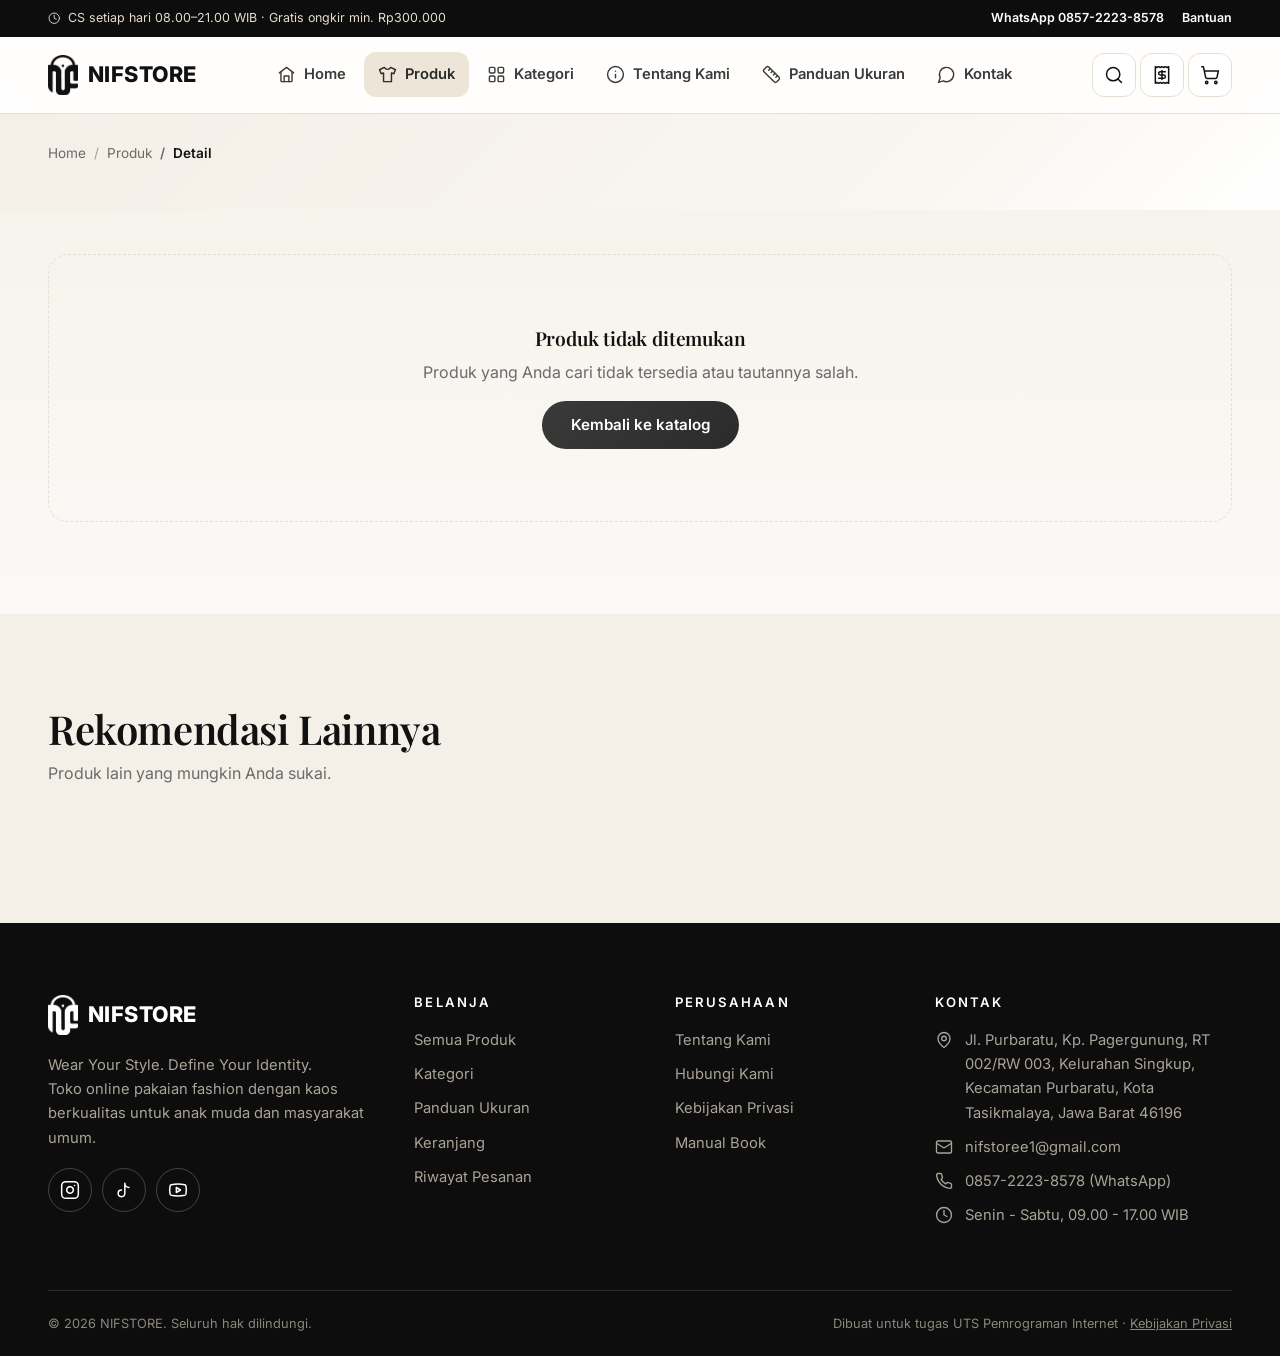
<file: detail-produk.html>
<!DOCTYPE html>
<html lang="id">
<head>
  <meta charset="UTF-8">
  <meta name="viewport" content="width=device-width, initial-scale=1">
  <title>Detail Produk - NIFSTORE</title>
  <meta name="description" content="Detail produk kaos NIFSTORE: pilihan warna, ukuran, stok, dan informasi bahan.">
  <link rel="icon" type="image/png" href="assets/icons/favicon.png">
  <link rel="apple-touch-icon" href="assets/icons/apple-touch-icon.png">
  <link rel="preconnect" href="https://fonts.googleapis.com">
  <link rel="preconnect" href="https://fonts.gstatic.com" crossorigin>
  <link rel="stylesheet" href="https://fonts.googleapis.com/css2?family=Inter:wght@400;500;600;700;800&family=Playfair+Display:wght@500;600;700&display=swap">
  <link rel="stylesheet" href="css/style.css">
  <script>document.documentElement.className += " hanif_js";</script>
</head>
<body data-page="detail">
  <a class="hanif_skip" href="#hanif_main">Lewati ke konten utama</a>
  <!-- header / navbar -->
  <div class="hanif_topbar"><div class="hanif_container hanif_topbar_inner"><span><svg class="hanif_icon hanif_icon_sm" viewBox="0 0 24 24" fill="none" stroke="currentColor" stroke-width="2" stroke-linecap="round" stroke-linejoin="round" aria-hidden="true"><circle cx="12" cy="12" r="10"/><path d="M12 6v6l4 2"/></svg> CS setiap hari 08.00&ndash;21.00 WIB &middot; Gratis ongkir min. Rp300.000</span><span class="hanif_topbar_right"><a class="hanif_topbar_wa" href="https://wa.me/6285722238578" target="_blank" rel="noopener"><strong>WhatsApp 0857-2223-8578</strong></a><a href="kontak.html">Bantuan</a></span></div></div>
  <header id="hanif_header">
    <div class="hanif_container hanif_nav">
      <a class="hanif_logo" href="index.html" aria-label="NIFSTORE - ke halaman utama"><img class="hanif_logo_img" src="assets/icons/logo.png" alt="" width="30" height="40">NIFSTORE</a>
      <nav aria-label="Navigasi utama">
        <ul class="hanif_menu" id="hanif_menu">
          <li class="hanif_menu_close_item"><button type="button" class="hanif_icon_button hanif_menu_close" aria-label="Tutup menu"><svg class="hanif_icon" viewBox="0 0 24 24" fill="none" stroke="currentColor" stroke-width="2" stroke-linecap="round" stroke-linejoin="round" aria-hidden="true"><path d="M18 6 6 18M6 6l12 12"/></svg></button></li>
          <li><a href="index.html"><svg class="hanif_icon" viewBox="0 0 24 24" fill="none" stroke="currentColor" stroke-width="2" stroke-linecap="round" stroke-linejoin="round" aria-hidden="true"><path d="m3 10 9-7 9 7"/><path d="M5 9v11a1 1 0 0 0 1 1h12a1 1 0 0 0 1-1V9"/><path d="M9 21v-7h6v7"/></svg><span>Home</span></a></li>
          <li><a href="produk.html" aria-current="page"><svg class="hanif_icon" viewBox="0 0 24 24" fill="none" stroke="currentColor" stroke-width="2" stroke-linecap="round" stroke-linejoin="round" aria-hidden="true"><path d="M8 3 2 6l2 5 3-1v11h10V10l3 1 2-5-6-3q-1.5 2.5-4 2.5T8 3Z"/></svg><span>Produk</span></a></li>
          <li><a href="kategori.html"><svg class="hanif_icon" viewBox="0 0 24 24" fill="none" stroke="currentColor" stroke-width="2" stroke-linecap="round" stroke-linejoin="round" aria-hidden="true"><rect width="7" height="7" x="3" y="3" rx="1.5"/><rect width="7" height="7" x="14" y="3" rx="1.5"/><rect width="7" height="7" x="14" y="14" rx="1.5"/><rect width="7" height="7" x="3" y="14" rx="1.5"/></svg><span>Kategori</span></a></li>
          <li><a href="tentang.html"><svg class="hanif_icon" viewBox="0 0 24 24" fill="none" stroke="currentColor" stroke-width="2" stroke-linecap="round" stroke-linejoin="round" aria-hidden="true"><circle cx="12" cy="12" r="10"/><path d="M12 16v-4"/><path d="M12 8h.01"/></svg><span>Tentang Kami</span></a></li>
          <li><a href="ukuran.html"><svg class="hanif_icon" viewBox="0 0 24 24" fill="none" stroke="currentColor" stroke-width="2" stroke-linecap="round" stroke-linejoin="round" aria-hidden="true"><path d="M21.3 15.3a2.4 2.4 0 0 1 0 3.4l-2.6 2.6a2.4 2.4 0 0 1-3.4 0L2.7 8.7a2.41 2.41 0 0 1 0-3.4l2.6-2.6a2.41 2.41 0 0 1 3.4 0Z"/><path d="m14.5 12.5 2-2"/><path d="m11.5 9.5 2-2"/><path d="m8.5 6.5 2-2"/><path d="m17.5 15.5 2-2"/></svg><span>Panduan Ukuran</span></a></li>
          <li><a href="kontak.html"><svg class="hanif_icon" viewBox="0 0 24 24" fill="none" stroke="currentColor" stroke-width="2" stroke-linecap="round" stroke-linejoin="round" aria-hidden="true"><path d="M7.9 20A9 9 0 1 0 4 16.1L2 22Z"/></svg><span>Kontak</span></a></li>
          <li class="hanif_menu_only_drawer"><a href="riwayat.html"><svg class="hanif_icon" viewBox="0 0 24 24" fill="none" stroke="currentColor" stroke-width="2" stroke-linecap="round" stroke-linejoin="round" aria-hidden="true"><path d="M4 2v20l2-1 2 1 2-1 2 1 2-1 2 1 2-1 2 1V2l-2 1-2-1-2 1-2-1-2 1-2-1-2 1Z"/><path d="M16 8h-6a2 2 0 1 0 0 4h4a2 2 0 1 1 0 4H8"/><path d="M12 17.5v-11"/></svg><span>Riwayat Pesanan</span></a></li>
        </ul>
      </nav>
      <div class="hanif_nav_actions">
        <button type="button" class="hanif_icon_button hanif_search_pill" id="hanif_search_btn" aria-label="Cari produk" aria-expanded="false" aria-controls="hanif_search_overlay"><svg class="hanif_icon" viewBox="0 0 24 24" fill="none" stroke="currentColor" stroke-width="2" stroke-linecap="round" stroke-linejoin="round" aria-hidden="true"><circle cx="11" cy="11" r="8"/><path d="m21 21-4.3-4.3"/></svg><span class="hanif_search_pill_text">Cari kaos, oversized&hellip;</span></button>
        <a class="hanif_icon_button hanif_history_btn" href="riwayat.html" aria-label="Riwayat pesanan" title="Riwayat pesanan"><svg class="hanif_icon" viewBox="0 0 24 24" fill="none" stroke="currentColor" stroke-width="2" stroke-linecap="round" stroke-linejoin="round" aria-hidden="true"><path d="M4 2v20l2-1 2 1 2-1 2 1 2-1 2 1 2-1 2 1V2l-2 1-2-1-2 1-2-1-2 1-2-1-2 1Z"/><path d="M16 8h-6a2 2 0 1 0 0 4h4a2 2 0 1 1 0 4H8"/><path d="M12 17.5v-11"/></svg></a>
        <a class="hanif_icon_button" href="keranjang.html" aria-label="Keranjang belanja"><svg class="hanif_icon" viewBox="0 0 24 24" fill="none" stroke="currentColor" stroke-width="2" stroke-linecap="round" stroke-linejoin="round" aria-hidden="true"><circle cx="8" cy="21" r="1.4"/><circle cx="19" cy="21" r="1.4"/><path d="M2.05 2.05h2l2.66 12.42a2 2 0 0 0 2 1.58h9.78a2 2 0 0 0 1.95-1.57l1.65-7.43H5.12"/></svg><span class="hanif_cart_badge" data-kosong="true">0</span></a>
        <button type="button" class="hanif_icon_button hanif_burger" id="hanif_burger" aria-label="Buka menu" aria-expanded="false" aria-controls="hanif_menu"><svg class="hanif_icon" viewBox="0 0 24 24" fill="none" stroke="currentColor" stroke-width="2" stroke-linecap="round" stroke-linejoin="round" aria-hidden="true"><path d="M4 6h16M4 12h16M4 18h16"/></svg></button>
      </div>
    </div>
  </header>
  <!-- pencarian -->
  <div id="hanif_search_overlay" aria-hidden="true">
    <div class="hanif_search_box" role="dialog" aria-label="Cari produk">
      <form id="hanif_search_form" class="hanif_search_row" role="search">
        <input class="hanif_input" id="hanif_search_q" type="search" placeholder="Cari kaos, misalnya oversized..." aria-label="Kata kunci pencarian" autocomplete="off">
        <button class="hanif_button" type="submit">Cari</button>
      </form>
      <div class="hanif_search_suggest" id="hanif_search_suggest"></div>
      <p class="hanif_search_hint">Tekan Enter untuk melihat semua hasil di katalog.</p>
    </div>
  </div>

  <main id="hanif_main">
    <section class="hanif_page_hero" style="padding:28px 0">
      <div class="hanif_container">
        <nav aria-label="Breadcrumb"><ol class="hanif_breadcrumb"><li><a href="index.html">Home</a></li><li><a href="produk.html">Produk</a></li><li aria-current="page" id="hanif_crumb_name">Detail</li></ol></nav>
      </div>
    </section>
    <section class="hanif_section" style="padding-top:44px">
      <div class="hanif_container">
        <!-- diisi main.js dari ?id= -->
        <div class="hanif_detail" id="hanif_detail_root" aria-live="polite"></div>
        <div class="hanif_empty" id="hanif_detail_notfound" hidden>
          <h3>Produk tidak ditemukan</h3>
          <p>Produk yang Anda cari tidak tersedia atau tautannya salah.</p>
          <a class="hanif_button" href="produk.html">Kembali ke katalog</a>
        </div>
      </div>
    </section>
    <section class="hanif_section hanif_section_alt">
      <div class="hanif_container">
        <div class="hanif_section_head"><div><h2>Rekomendasi Lainnya</h2><p>Produk lain yang mungkin Anda sukai.</p></div></div>
        <div class="hanif_grid_products" id="hanif_rec_grid"></div>
      </div>
    </section>
  </main>

  <!-- footer -->
  <footer id="hanif_footer">
    <div class="hanif_container">
      <div class="hanif_footer_grid">
        <div>
          <a class="hanif_logo" href="index.html"><img class="hanif_logo_img" src="assets/icons/logo-putih.png" alt="" width="30" height="40">NIFSTORE</a>
          <p>Wear Your Style. Define Your Identity.<br>Toko online pakaian fashion dengan kaos berkualitas untuk anak muda dan masyarakat umum.</p>
          <div class="hanif_footer_social">
            <a href="https://www.instagram.com/nif_store1" target="_blank" rel="noopener" aria-label="Instagram @nif_store1"><svg class="hanif_icon" viewBox="0 0 24 24" fill="none" stroke="currentColor" stroke-width="2" stroke-linecap="round" stroke-linejoin="round" aria-hidden="true"><rect width="20" height="20" x="2" y="2" rx="5" ry="5"/><path d="M16 11.37A4 4 0 1 1 12.63 8 4 4 0 0 1 16 11.37z"/><path d="M17.5 6.5h.01"/></svg></a>
            <a href="https://www.tiktok.com/@nif_store1" target="_blank" rel="noopener" aria-label="TikTok @nif_store1"><svg class="hanif_icon" viewBox="0 0 24 24" fill="none" stroke="currentColor" stroke-width="2" stroke-linecap="round" stroke-linejoin="round" aria-hidden="true"><path d="M9 12a4 4 0 1 0 4 4V4a5 5 0 0 0 5 5"/></svg></a>
            <a href="https://www.youtube.com/@nifstore" target="_blank" rel="noopener" aria-label="YouTube NIFSTORE"><svg class="hanif_icon" viewBox="0 0 24 24" fill="none" stroke="currentColor" stroke-width="2" stroke-linecap="round" stroke-linejoin="round" aria-hidden="true"><path d="M2.5 17a24.12 24.12 0 0 1 0-10 2 2 0 0 1 1.4-1.4 49.56 49.56 0 0 1 16.2 0A2 2 0 0 1 21.5 7a24.12 24.12 0 0 1 0 10 2 2 0 0 1-1.4 1.4 49.55 49.55 0 0 1-16.2 0A2 2 0 0 1 2.5 17"/><path d="m10 15 5-3-5-3z"/></svg></a>
          </div>
        </div>
        <div>
          <h3>Belanja</h3>
          <ul>
            <li><a href="produk.html">Semua Produk</a></li>
            <li><a href="kategori.html">Kategori</a></li>
            <li><a href="ukuran.html">Panduan Ukuran</a></li>
            <li><a href="keranjang.html">Keranjang</a></li>
            <li><a href="riwayat.html">Riwayat Pesanan</a></li>
          </ul>
        </div>
        <div>
          <h3>Perusahaan</h3>
          <ul>
            <li><a href="tentang.html">Tentang Kami</a></li>
            <li><a href="kontak.html">Hubungi Kami</a></li>
            <li><a href="kebijakan-privasi.html">Kebijakan Privasi</a></li>
            <li><a href="manual-book.html">Manual Book</a></li>
          </ul>
        </div>
        <div>
          <h3>Kontak</h3>
          <ul class="hanif_footer_contact">
            <li><svg class="hanif_icon" viewBox="0 0 24 24" fill="none" stroke="currentColor" stroke-width="2" stroke-linecap="round" stroke-linejoin="round" aria-hidden="true"><path d="M20 10c0 6-8 12-8 12s-8-6-8-12a8 8 0 0 1 16 0Z"/><circle cx="12" cy="10" r="3"/></svg><a href="https://www.google.com/maps/search/?api=1&query=Jl.+Purbaratu%2C+Kp.+Pagergunung%2C+RT+002%2FRW+003%2C+Kelurahan+Singkup%2C+Kecamatan+Purbaratu%2C+Kota+Tasikmalaya%2C+Jawa+Barat+46196" target="_blank" rel="noopener">Jl. Purbaratu, Kp. Pagergunung, RT 002/RW 003, Kelurahan Singkup, Kecamatan Purbaratu, Kota Tasikmalaya, Jawa Barat 46196</a></li>
            <li><svg class="hanif_icon" viewBox="0 0 24 24" fill="none" stroke="currentColor" stroke-width="2" stroke-linecap="round" stroke-linejoin="round" aria-hidden="true"><rect width="20" height="16" x="2" y="4" rx="2"/><path d="m22 7-8.97 5.7a1.94 1.94 0 0 1-2.06 0L2 7"/></svg><a href="mailto:nifstoree1@gmail.com">nifstoree1@gmail.com</a></li>
            <li><svg class="hanif_icon" viewBox="0 0 24 24" fill="none" stroke="currentColor" stroke-width="2" stroke-linecap="round" stroke-linejoin="round" aria-hidden="true"><path d="M22 16.92v3a2 2 0 0 1-2.18 2 19.79 19.79 0 0 1-8.63-3.07 19.5 19.5 0 0 1-6-6 19.79 19.79 0 0 1-3.07-8.67A2 2 0 0 1 4.11 2h3a2 2 0 0 1 2 1.72c.127.96.361 1.903.7 2.81a2 2 0 0 1-.45 2.11L8.09 9.91a16 16 0 0 0 6 6l1.27-1.27a2 2 0 0 1 2.11-.45c.907.339 1.85.573 2.81.7A2 2 0 0 1 22 16.92z"/></svg><a href="https://wa.me/6285722238578" target="_blank" rel="noopener">0857-2223-8578 (WhatsApp)</a></li>
            <li><svg class="hanif_icon" viewBox="0 0 24 24" fill="none" stroke="currentColor" stroke-width="2" stroke-linecap="round" stroke-linejoin="round" aria-hidden="true"><circle cx="12" cy="12" r="10"/><path d="M12 6v6l4 2"/></svg><span>Senin - Sabtu, 09.00 - 17.00 WIB</span></li>
          </ul>
        </div>
      </div>
      <div class="hanif_footer_bottom">
        <span>&copy; 2026 NIFSTORE. Seluruh hak dilindungi.</span>
        <span>Dibuat untuk tugas UTS Pemrograman Internet &middot; <a href="kebijakan-privasi.html" style="text-decoration:underline">Kebijakan Privasi</a></span>
      </div>
    </div>
  </footer>
  <button type="button" id="hanif_totop" aria-label="Kembali ke atas"><svg class="hanif_icon" viewBox="0 0 24 24" fill="none" stroke="currentColor" stroke-width="2" stroke-linecap="round" stroke-linejoin="round" aria-hidden="true"><path d="m5 12 7-7 7 7M12 19V5"/></svg></button>

  <!-- urutan script jangan ditukar -->
  <script src="js/products.js"></script>
  <script src="js/cart.js"></script>
  <script src="js/main.js"></script>
</body>
</html>
</file>
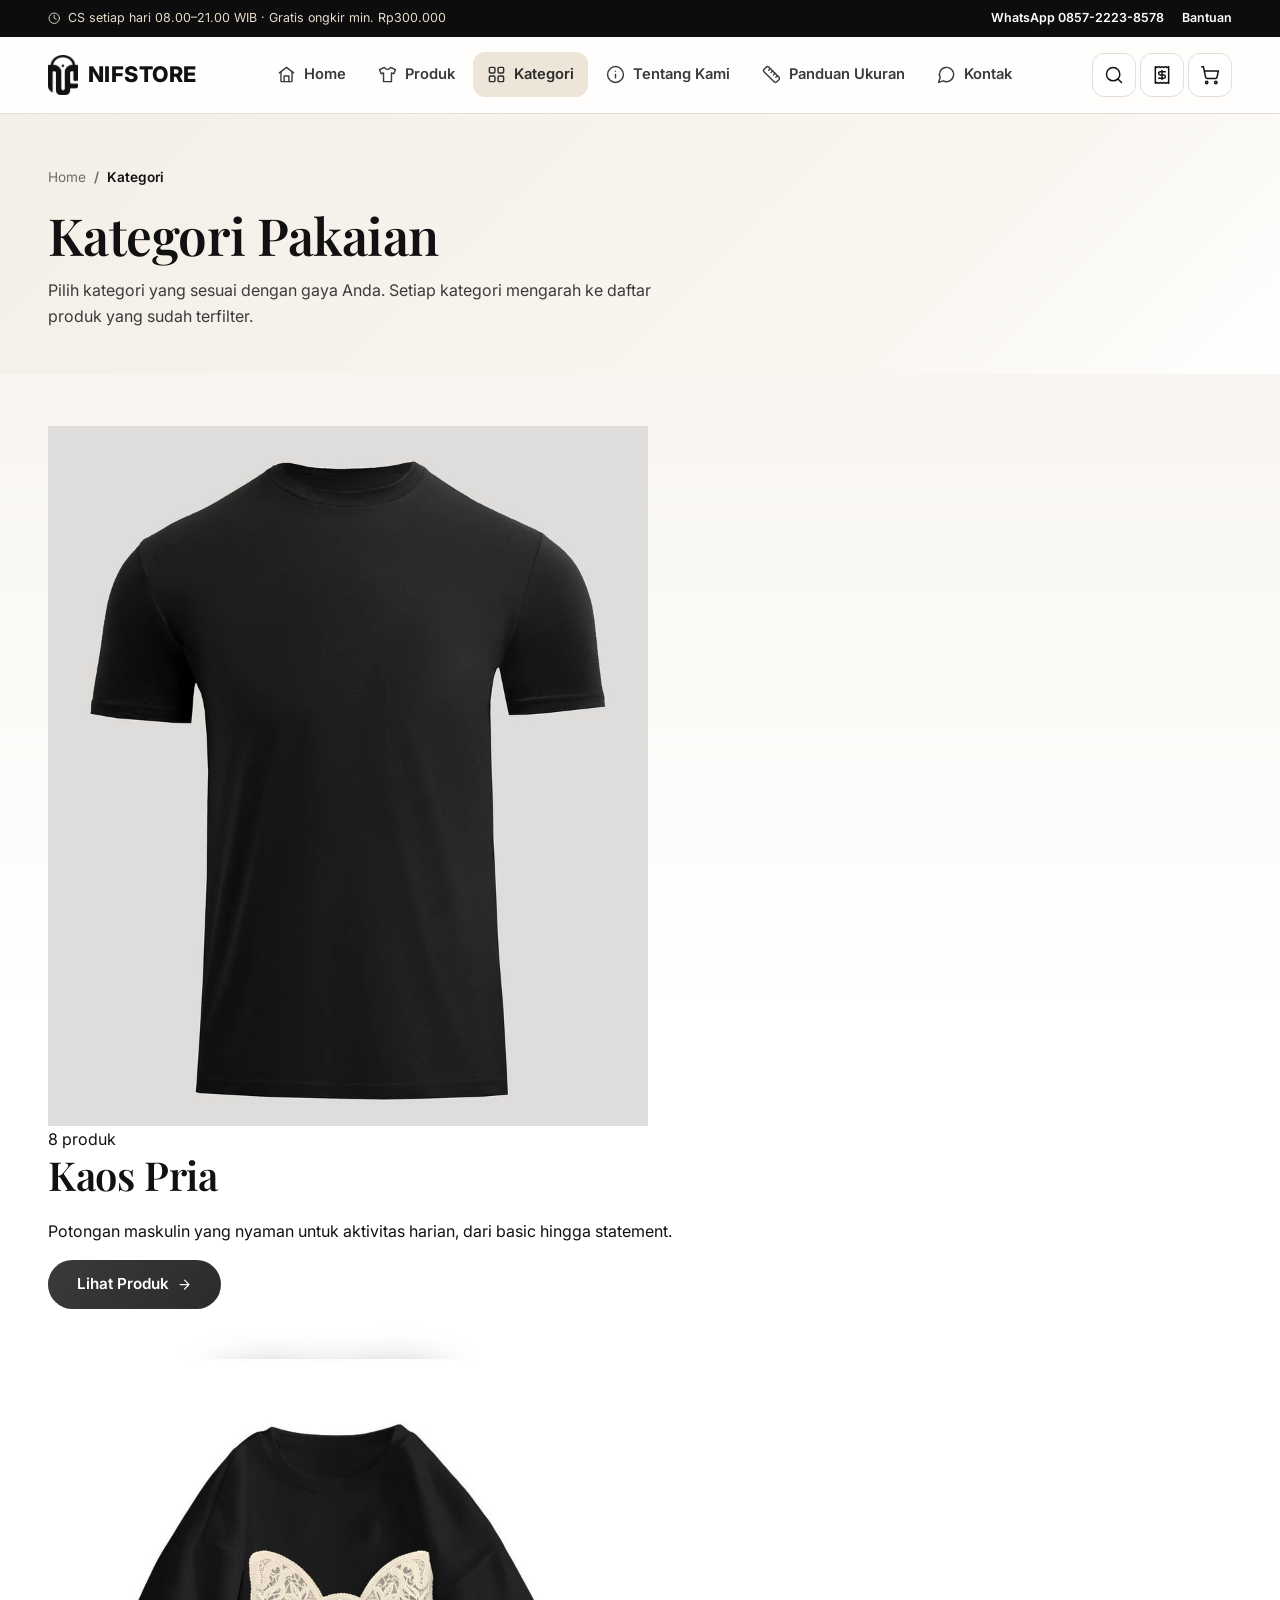
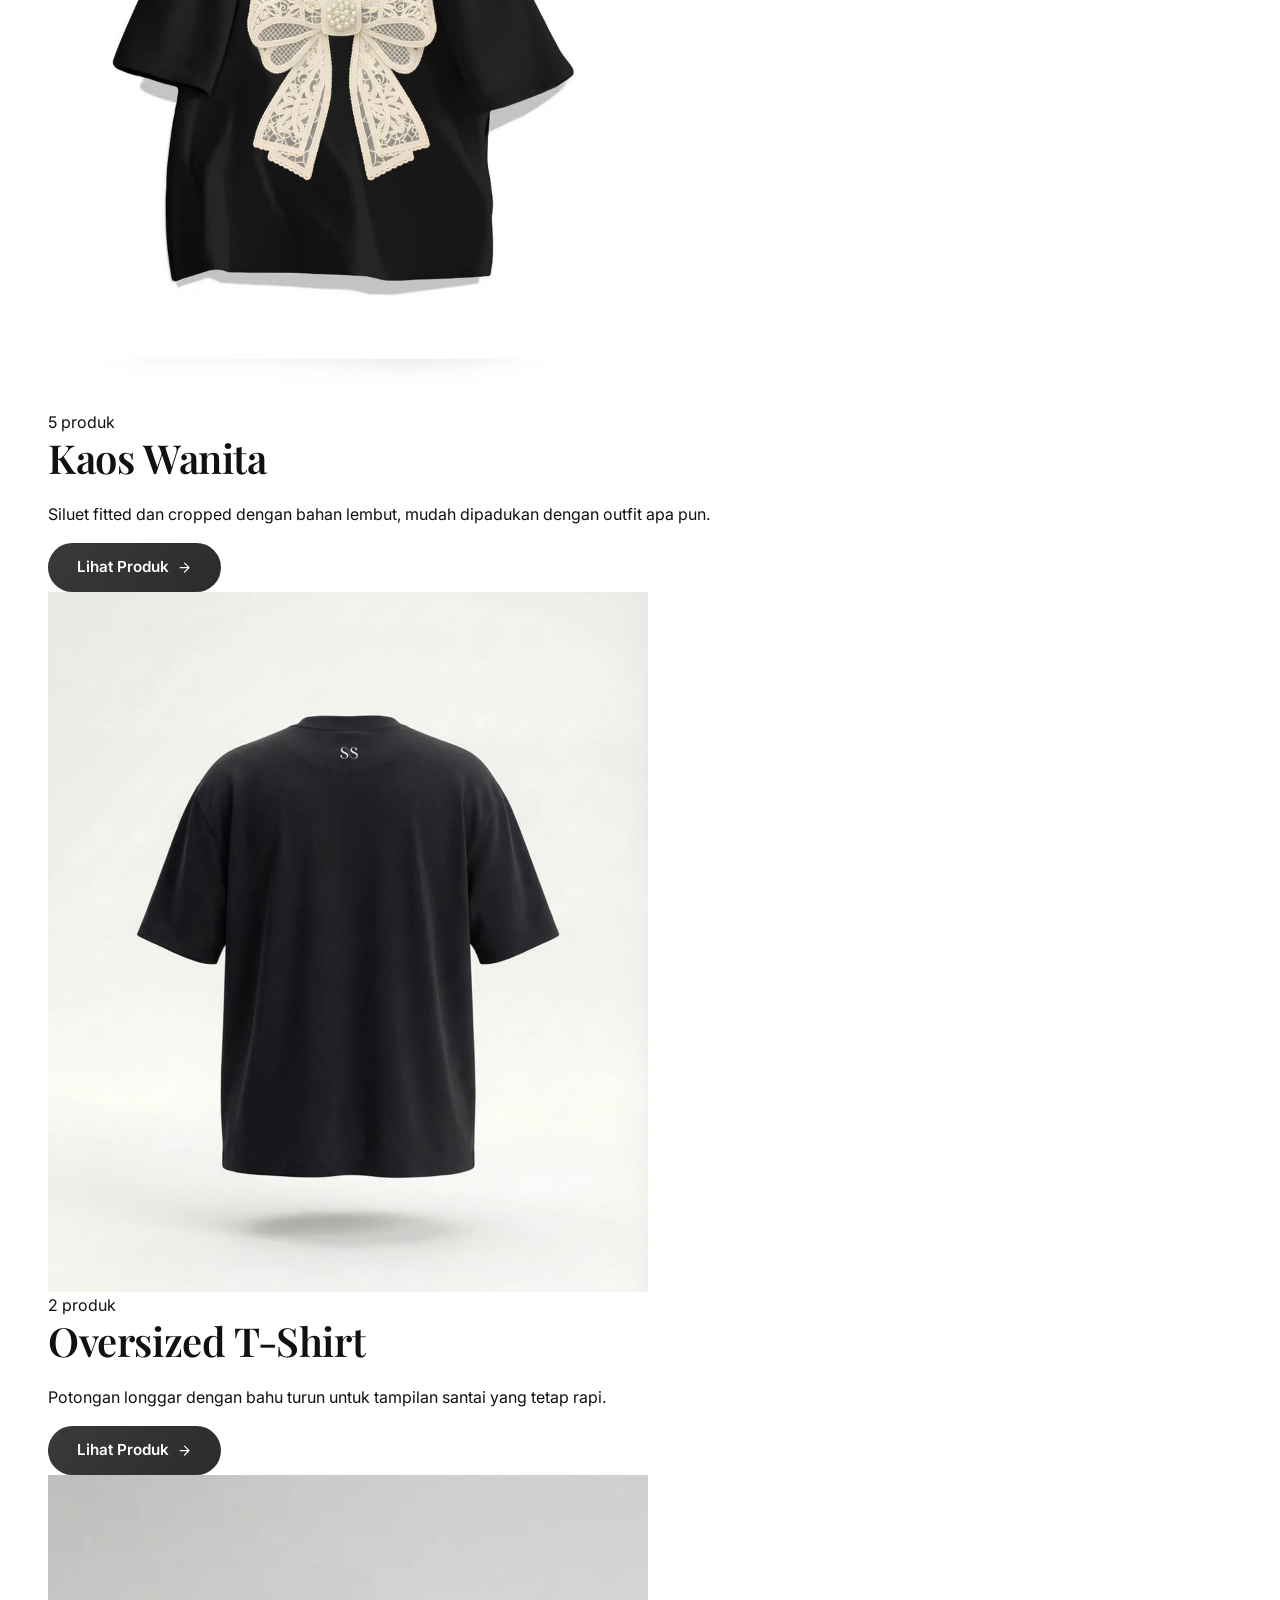
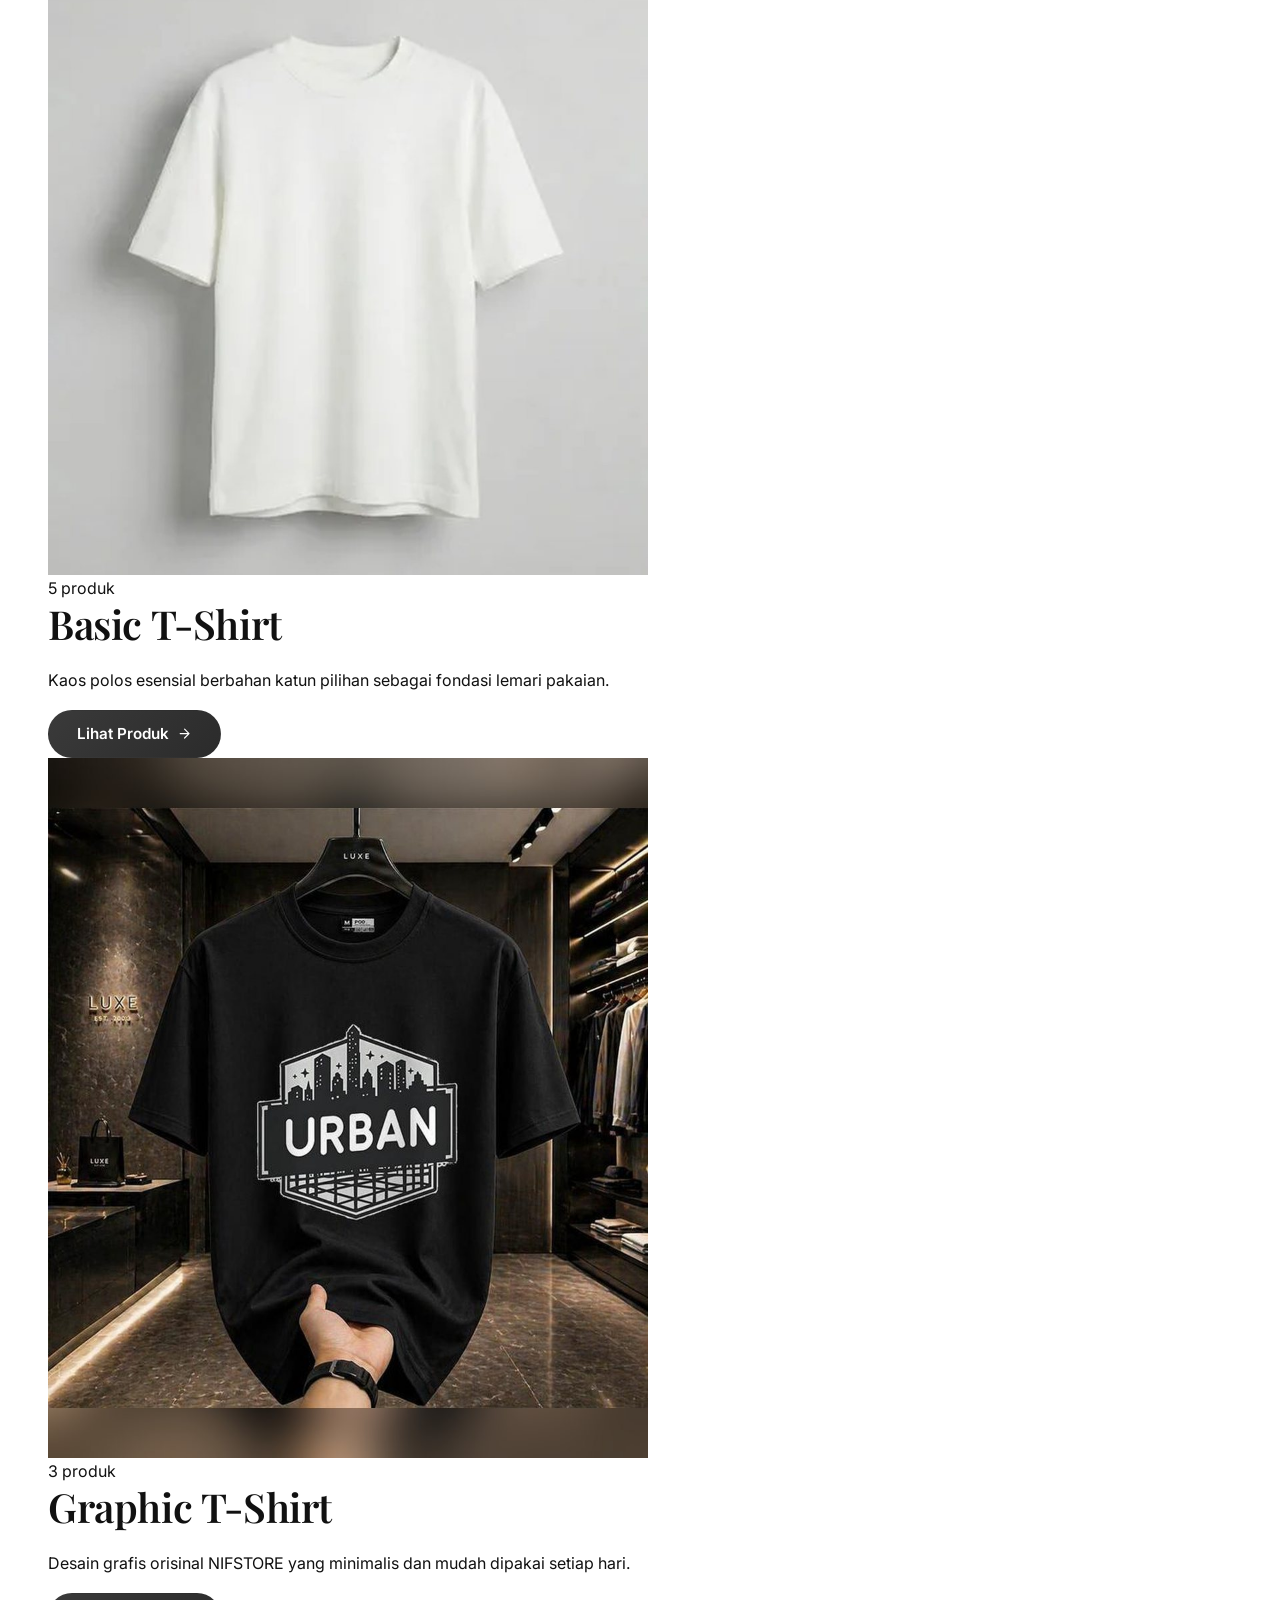
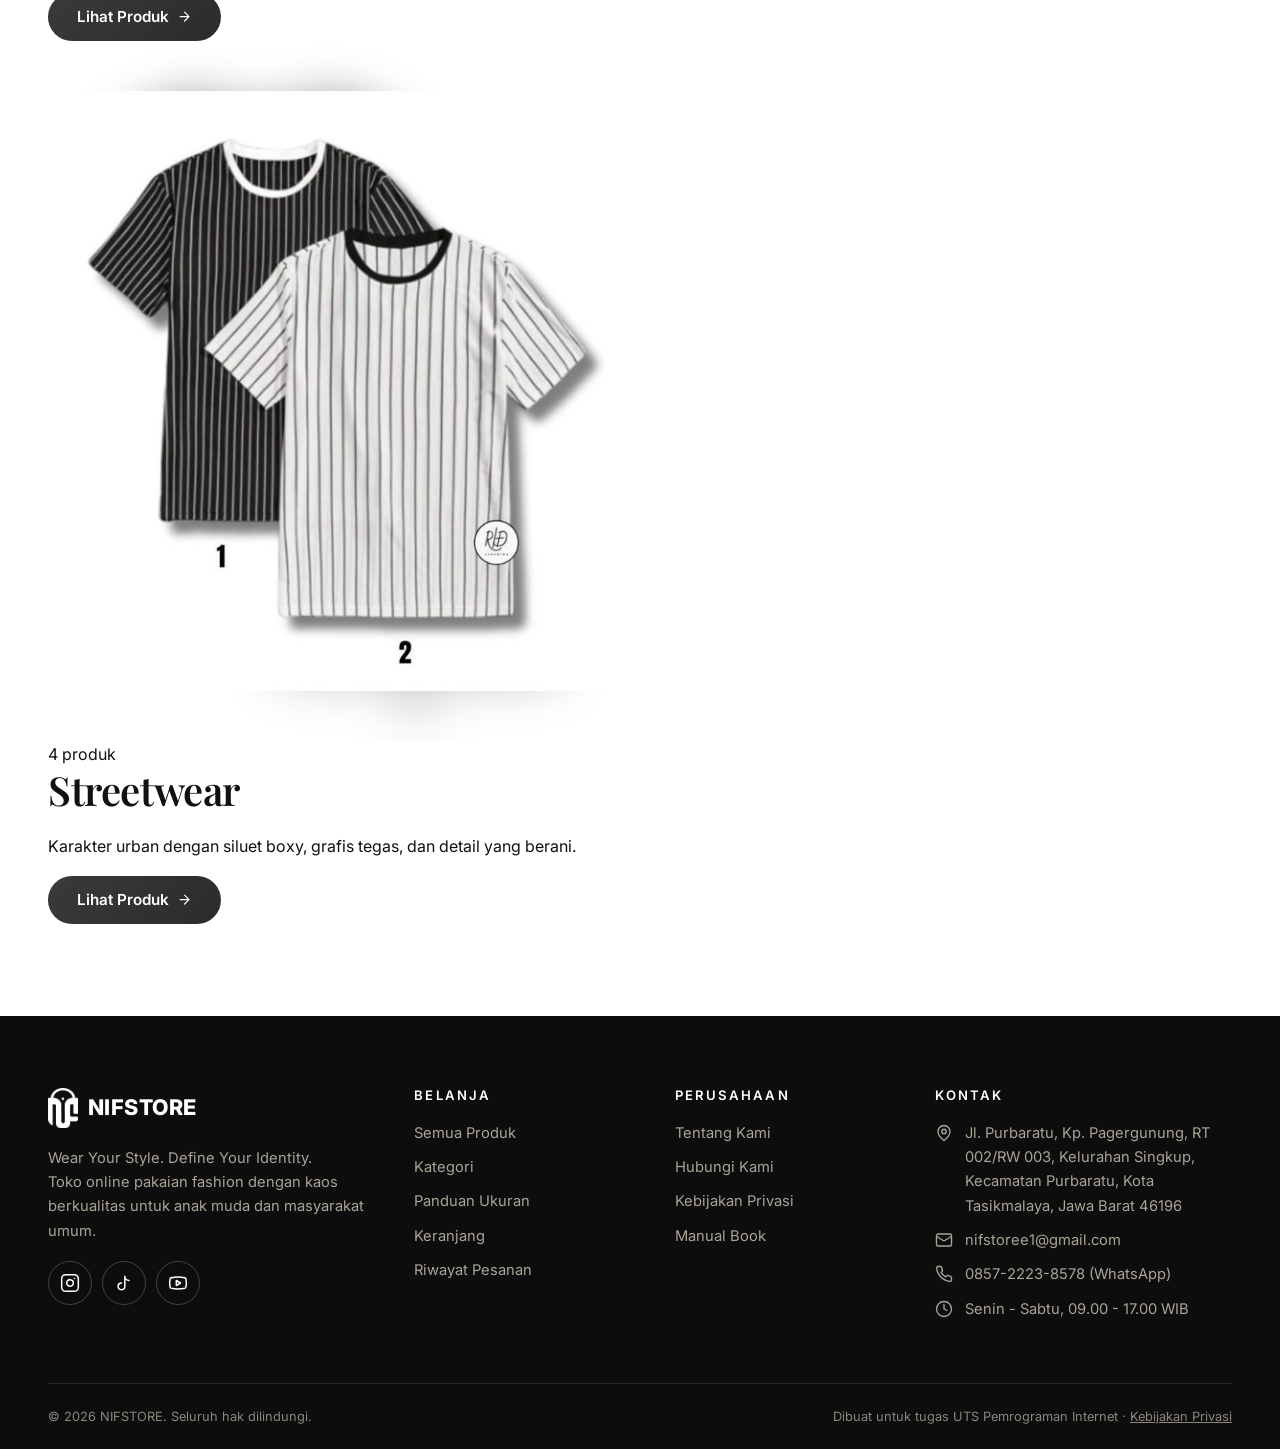
<file: kategori.html>
<!DOCTYPE html>
<html lang="id">
<head>
  <meta charset="UTF-8">
  <meta name="viewport" content="width=device-width, initial-scale=1">
  <title>Kategori - NIFSTORE</title>
  <meta name="description" content="Kategori pakaian NIFSTORE: kaos pria, kaos wanita, oversized, basic, graphic, dan streetwear.">
  <link rel="icon" type="image/png" href="assets/icons/favicon.png">
  <link rel="apple-touch-icon" href="assets/icons/apple-touch-icon.png">
  <link rel="preconnect" href="https://fonts.googleapis.com">
  <link rel="preconnect" href="https://fonts.gstatic.com" crossorigin>
  <link rel="stylesheet" href="https://fonts.googleapis.com/css2?family=Inter:wght@400;500;600;700;800&family=Playfair+Display:wght@500;600;700&display=swap">
  <link rel="stylesheet" href="css/style.css">
  <script>document.documentElement.className += " hanif_js";</script>
</head>
<body data-page="kategori">
  <a class="hanif_skip" href="#hanif_main">Lewati ke konten utama</a>
  <!-- header / navbar -->
  <div class="hanif_topbar"><div class="hanif_container hanif_topbar_inner"><span><svg class="hanif_icon hanif_icon_sm" viewBox="0 0 24 24" fill="none" stroke="currentColor" stroke-width="2" stroke-linecap="round" stroke-linejoin="round" aria-hidden="true"><circle cx="12" cy="12" r="10"/><path d="M12 6v6l4 2"/></svg> CS setiap hari 08.00&ndash;21.00 WIB &middot; Gratis ongkir min. Rp300.000</span><span class="hanif_topbar_right"><a class="hanif_topbar_wa" href="https://wa.me/6285722238578" target="_blank" rel="noopener"><strong>WhatsApp 0857-2223-8578</strong></a><a href="kontak.html">Bantuan</a></span></div></div>
  <header id="hanif_header">
    <div class="hanif_container hanif_nav">
      <a class="hanif_logo" href="index.html" aria-label="NIFSTORE - ke halaman utama"><img class="hanif_logo_img" src="assets/icons/logo.png" alt="" width="30" height="40">NIFSTORE</a>
      <nav aria-label="Navigasi utama">
        <ul class="hanif_menu" id="hanif_menu">
          <li class="hanif_menu_close_item"><button type="button" class="hanif_icon_button hanif_menu_close" aria-label="Tutup menu"><svg class="hanif_icon" viewBox="0 0 24 24" fill="none" stroke="currentColor" stroke-width="2" stroke-linecap="round" stroke-linejoin="round" aria-hidden="true"><path d="M18 6 6 18M6 6l12 12"/></svg></button></li>
          <li><a href="index.html"><svg class="hanif_icon" viewBox="0 0 24 24" fill="none" stroke="currentColor" stroke-width="2" stroke-linecap="round" stroke-linejoin="round" aria-hidden="true"><path d="m3 10 9-7 9 7"/><path d="M5 9v11a1 1 0 0 0 1 1h12a1 1 0 0 0 1-1V9"/><path d="M9 21v-7h6v7"/></svg><span>Home</span></a></li>
          <li><a href="produk.html"><svg class="hanif_icon" viewBox="0 0 24 24" fill="none" stroke="currentColor" stroke-width="2" stroke-linecap="round" stroke-linejoin="round" aria-hidden="true"><path d="M8 3 2 6l2 5 3-1v11h10V10l3 1 2-5-6-3q-1.5 2.5-4 2.5T8 3Z"/></svg><span>Produk</span></a></li>
          <li><a href="kategori.html" aria-current="page"><svg class="hanif_icon" viewBox="0 0 24 24" fill="none" stroke="currentColor" stroke-width="2" stroke-linecap="round" stroke-linejoin="round" aria-hidden="true"><rect width="7" height="7" x="3" y="3" rx="1.5"/><rect width="7" height="7" x="14" y="3" rx="1.5"/><rect width="7" height="7" x="14" y="14" rx="1.5"/><rect width="7" height="7" x="3" y="14" rx="1.5"/></svg><span>Kategori</span></a></li>
          <li><a href="tentang.html"><svg class="hanif_icon" viewBox="0 0 24 24" fill="none" stroke="currentColor" stroke-width="2" stroke-linecap="round" stroke-linejoin="round" aria-hidden="true"><circle cx="12" cy="12" r="10"/><path d="M12 16v-4"/><path d="M12 8h.01"/></svg><span>Tentang Kami</span></a></li>
          <li><a href="ukuran.html"><svg class="hanif_icon" viewBox="0 0 24 24" fill="none" stroke="currentColor" stroke-width="2" stroke-linecap="round" stroke-linejoin="round" aria-hidden="true"><path d="M21.3 15.3a2.4 2.4 0 0 1 0 3.4l-2.6 2.6a2.4 2.4 0 0 1-3.4 0L2.7 8.7a2.41 2.41 0 0 1 0-3.4l2.6-2.6a2.41 2.41 0 0 1 3.4 0Z"/><path d="m14.5 12.5 2-2"/><path d="m11.5 9.5 2-2"/><path d="m8.5 6.5 2-2"/><path d="m17.5 15.5 2-2"/></svg><span>Panduan Ukuran</span></a></li>
          <li><a href="kontak.html"><svg class="hanif_icon" viewBox="0 0 24 24" fill="none" stroke="currentColor" stroke-width="2" stroke-linecap="round" stroke-linejoin="round" aria-hidden="true"><path d="M7.9 20A9 9 0 1 0 4 16.1L2 22Z"/></svg><span>Kontak</span></a></li>
          <li class="hanif_menu_only_drawer"><a href="riwayat.html"><svg class="hanif_icon" viewBox="0 0 24 24" fill="none" stroke="currentColor" stroke-width="2" stroke-linecap="round" stroke-linejoin="round" aria-hidden="true"><path d="M4 2v20l2-1 2 1 2-1 2 1 2-1 2 1 2-1 2 1V2l-2 1-2-1-2 1-2-1-2 1-2-1-2 1Z"/><path d="M16 8h-6a2 2 0 1 0 0 4h4a2 2 0 1 1 0 4H8"/><path d="M12 17.5v-11"/></svg><span>Riwayat Pesanan</span></a></li>
        </ul>
      </nav>
      <div class="hanif_nav_actions">
        <button type="button" class="hanif_icon_button hanif_search_pill" id="hanif_search_btn" aria-label="Cari produk" aria-expanded="false" aria-controls="hanif_search_overlay"><svg class="hanif_icon" viewBox="0 0 24 24" fill="none" stroke="currentColor" stroke-width="2" stroke-linecap="round" stroke-linejoin="round" aria-hidden="true"><circle cx="11" cy="11" r="8"/><path d="m21 21-4.3-4.3"/></svg><span class="hanif_search_pill_text">Cari kaos, oversized&hellip;</span></button>
        <a class="hanif_icon_button hanif_history_btn" href="riwayat.html" aria-label="Riwayat pesanan" title="Riwayat pesanan"><svg class="hanif_icon" viewBox="0 0 24 24" fill="none" stroke="currentColor" stroke-width="2" stroke-linecap="round" stroke-linejoin="round" aria-hidden="true"><path d="M4 2v20l2-1 2 1 2-1 2 1 2-1 2 1 2-1 2 1V2l-2 1-2-1-2 1-2-1-2 1-2-1-2 1Z"/><path d="M16 8h-6a2 2 0 1 0 0 4h4a2 2 0 1 1 0 4H8"/><path d="M12 17.5v-11"/></svg></a>
        <a class="hanif_icon_button" href="keranjang.html" aria-label="Keranjang belanja"><svg class="hanif_icon" viewBox="0 0 24 24" fill="none" stroke="currentColor" stroke-width="2" stroke-linecap="round" stroke-linejoin="round" aria-hidden="true"><circle cx="8" cy="21" r="1.4"/><circle cx="19" cy="21" r="1.4"/><path d="M2.05 2.05h2l2.66 12.42a2 2 0 0 0 2 1.58h9.78a2 2 0 0 0 1.95-1.57l1.65-7.43H5.12"/></svg><span class="hanif_cart_badge" data-kosong="true">0</span></a>
        <button type="button" class="hanif_icon_button hanif_burger" id="hanif_burger" aria-label="Buka menu" aria-expanded="false" aria-controls="hanif_menu"><svg class="hanif_icon" viewBox="0 0 24 24" fill="none" stroke="currentColor" stroke-width="2" stroke-linecap="round" stroke-linejoin="round" aria-hidden="true"><path d="M4 6h16M4 12h16M4 18h16"/></svg></button>
      </div>
    </div>
  </header>
  <!-- pencarian -->
  <div id="hanif_search_overlay" aria-hidden="true">
    <div class="hanif_search_box" role="dialog" aria-label="Cari produk">
      <form id="hanif_search_form" class="hanif_search_row" role="search">
        <input class="hanif_input" id="hanif_search_q" type="search" placeholder="Cari kaos, misalnya oversized..." aria-label="Kata kunci pencarian" autocomplete="off">
        <button class="hanif_button" type="submit">Cari</button>
      </form>
      <div class="hanif_search_suggest" id="hanif_search_suggest"></div>
      <p class="hanif_search_hint">Tekan Enter untuk melihat semua hasil di katalog.</p>
    </div>
  </div>

  <main id="hanif_main">
    <section class="hanif_page_hero">
      <div class="hanif_container">
        <nav aria-label="Breadcrumb"><ol class="hanif_breadcrumb"><li><a href="index.html">Home</a></li><li aria-current="page">Kategori</li></ol></nav>
        <h1>Kategori Pakaian</h1>
        <p>Pilih kategori yang sesuai dengan gaya Anda. Setiap kategori mengarah ke daftar produk yang sudah terfilter.</p>
      </div>
    </section>
    <section class="hanif_section" style="padding-top:52px">
      <div class="hanif_container">
        <div class="hanif_category_page_grid">
          <article class="hanif_category_full hanif_reveal">
            <img src="assets/images/kategori-kaos-pria.jpg" alt="Kategori Kaos Pria" loading="lazy" width="600" height="700">
            <div class="hanif_category_full_body">
              <span class="hanif_count" data-count-kat="kaos-pria"></span>
              <h2>Kaos Pria</h2><p>Potongan maskulin yang nyaman untuk aktivitas harian, dari basic hingga statement.</p>
              <a class="hanif_button" href="produk.html?kategori=kaos-pria">Lihat Produk <svg class="hanif_icon hanif_icon_sm" viewBox="0 0 24 24" fill="none" stroke="currentColor" stroke-width="2" stroke-linecap="round" stroke-linejoin="round" aria-hidden="true"><path d="M5 12h14M12 5l7 7-7 7"/></svg></a>
            </div>
          </article>
          <article class="hanif_category_full hanif_reveal">
            <img src="assets/images/kategori-kaos-wanita.jpg" alt="Kategori Kaos Wanita" loading="lazy" width="600" height="700">
            <div class="hanif_category_full_body">
              <span class="hanif_count" data-count-kat="kaos-wanita"></span>
              <h2>Kaos Wanita</h2><p>Siluet fitted dan cropped dengan bahan lembut, mudah dipadukan dengan outfit apa pun.</p>
              <a class="hanif_button" href="produk.html?kategori=kaos-wanita">Lihat Produk <svg class="hanif_icon hanif_icon_sm" viewBox="0 0 24 24" fill="none" stroke="currentColor" stroke-width="2" stroke-linecap="round" stroke-linejoin="round" aria-hidden="true"><path d="M5 12h14M12 5l7 7-7 7"/></svg></a>
            </div>
          </article>
          <article class="hanif_category_full hanif_reveal">
            <img src="assets/images/kategori-oversized.jpg" alt="Kategori Oversized T-Shirt" loading="lazy" width="600" height="700">
            <div class="hanif_category_full_body">
              <span class="hanif_count" data-count-kat="oversized"></span>
              <h2>Oversized T-Shirt</h2><p>Potongan longgar dengan bahu turun untuk tampilan santai yang tetap rapi.</p>
              <a class="hanif_button" href="produk.html?kategori=oversized">Lihat Produk <svg class="hanif_icon hanif_icon_sm" viewBox="0 0 24 24" fill="none" stroke="currentColor" stroke-width="2" stroke-linecap="round" stroke-linejoin="round" aria-hidden="true"><path d="M5 12h14M12 5l7 7-7 7"/></svg></a>
            </div>
          </article>
          <article class="hanif_category_full hanif_reveal">
            <img src="assets/images/kategori-basic.jpg" alt="Kategori Basic T-Shirt" loading="lazy" width="600" height="700">
            <div class="hanif_category_full_body">
              <span class="hanif_count" data-count-kat="basic"></span>
              <h2>Basic T-Shirt</h2><p>Kaos polos esensial berbahan katun pilihan sebagai fondasi lemari pakaian.</p>
              <a class="hanif_button" href="produk.html?kategori=basic">Lihat Produk <svg class="hanif_icon hanif_icon_sm" viewBox="0 0 24 24" fill="none" stroke="currentColor" stroke-width="2" stroke-linecap="round" stroke-linejoin="round" aria-hidden="true"><path d="M5 12h14M12 5l7 7-7 7"/></svg></a>
            </div>
          </article>
          <article class="hanif_category_full hanif_reveal">
            <img src="assets/images/kategori-graphic.jpg" alt="Kategori Graphic T-Shirt" loading="lazy" width="600" height="700">
            <div class="hanif_category_full_body">
              <span class="hanif_count" data-count-kat="graphic"></span>
              <h2>Graphic T-Shirt</h2><p>Desain grafis orisinal NIFSTORE yang minimalis dan mudah dipakai setiap hari.</p>
              <a class="hanif_button" href="produk.html?kategori=graphic">Lihat Produk <svg class="hanif_icon hanif_icon_sm" viewBox="0 0 24 24" fill="none" stroke="currentColor" stroke-width="2" stroke-linecap="round" stroke-linejoin="round" aria-hidden="true"><path d="M5 12h14M12 5l7 7-7 7"/></svg></a>
            </div>
          </article>
          <article class="hanif_category_full hanif_reveal">
            <img src="assets/images/kategori-streetwear.jpg" alt="Kategori Streetwear" loading="lazy" width="600" height="700">
            <div class="hanif_category_full_body">
              <span class="hanif_count" data-count-kat="streetwear"></span>
              <h2>Streetwear</h2><p>Karakter urban dengan siluet boxy, grafis tegas, dan detail yang berani.</p>
              <a class="hanif_button" href="produk.html?kategori=streetwear">Lihat Produk <svg class="hanif_icon hanif_icon_sm" viewBox="0 0 24 24" fill="none" stroke="currentColor" stroke-width="2" stroke-linecap="round" stroke-linejoin="round" aria-hidden="true"><path d="M5 12h14M12 5l7 7-7 7"/></svg></a>
            </div>
          </article>
        </div>
      </div>
    </section>
  </main>

  <!-- footer -->
  <footer id="hanif_footer">
    <div class="hanif_container">
      <div class="hanif_footer_grid">
        <div>
          <a class="hanif_logo" href="index.html"><img class="hanif_logo_img" src="assets/icons/logo-putih.png" alt="" width="30" height="40">NIFSTORE</a>
          <p>Wear Your Style. Define Your Identity.<br>Toko online pakaian fashion dengan kaos berkualitas untuk anak muda dan masyarakat umum.</p>
          <div class="hanif_footer_social">
            <a href="https://www.instagram.com/nif_store1" target="_blank" rel="noopener" aria-label="Instagram @nif_store1"><svg class="hanif_icon" viewBox="0 0 24 24" fill="none" stroke="currentColor" stroke-width="2" stroke-linecap="round" stroke-linejoin="round" aria-hidden="true"><rect width="20" height="20" x="2" y="2" rx="5" ry="5"/><path d="M16 11.37A4 4 0 1 1 12.63 8 4 4 0 0 1 16 11.37z"/><path d="M17.5 6.5h.01"/></svg></a>
            <a href="https://www.tiktok.com/@nif_store1" target="_blank" rel="noopener" aria-label="TikTok @nif_store1"><svg class="hanif_icon" viewBox="0 0 24 24" fill="none" stroke="currentColor" stroke-width="2" stroke-linecap="round" stroke-linejoin="round" aria-hidden="true"><path d="M9 12a4 4 0 1 0 4 4V4a5 5 0 0 0 5 5"/></svg></a>
            <a href="https://www.youtube.com/@nifstore" target="_blank" rel="noopener" aria-label="YouTube NIFSTORE"><svg class="hanif_icon" viewBox="0 0 24 24" fill="none" stroke="currentColor" stroke-width="2" stroke-linecap="round" stroke-linejoin="round" aria-hidden="true"><path d="M2.5 17a24.12 24.12 0 0 1 0-10 2 2 0 0 1 1.4-1.4 49.56 49.56 0 0 1 16.2 0A2 2 0 0 1 21.5 7a24.12 24.12 0 0 1 0 10 2 2 0 0 1-1.4 1.4 49.55 49.55 0 0 1-16.2 0A2 2 0 0 1 2.5 17"/><path d="m10 15 5-3-5-3z"/></svg></a>
          </div>
        </div>
        <div>
          <h3>Belanja</h3>
          <ul>
            <li><a href="produk.html">Semua Produk</a></li>
            <li><a href="kategori.html">Kategori</a></li>
            <li><a href="ukuran.html">Panduan Ukuran</a></li>
            <li><a href="keranjang.html">Keranjang</a></li>
            <li><a href="riwayat.html">Riwayat Pesanan</a></li>
          </ul>
        </div>
        <div>
          <h3>Perusahaan</h3>
          <ul>
            <li><a href="tentang.html">Tentang Kami</a></li>
            <li><a href="kontak.html">Hubungi Kami</a></li>
            <li><a href="kebijakan-privasi.html">Kebijakan Privasi</a></li>
            <li><a href="manual-book.html">Manual Book</a></li>
          </ul>
        </div>
        <div>
          <h3>Kontak</h3>
          <ul class="hanif_footer_contact">
            <li><svg class="hanif_icon" viewBox="0 0 24 24" fill="none" stroke="currentColor" stroke-width="2" stroke-linecap="round" stroke-linejoin="round" aria-hidden="true"><path d="M20 10c0 6-8 12-8 12s-8-6-8-12a8 8 0 0 1 16 0Z"/><circle cx="12" cy="10" r="3"/></svg><a href="https://www.google.com/maps/search/?api=1&query=Jl.+Purbaratu%2C+Kp.+Pagergunung%2C+RT+002%2FRW+003%2C+Kelurahan+Singkup%2C+Kecamatan+Purbaratu%2C+Kota+Tasikmalaya%2C+Jawa+Barat+46196" target="_blank" rel="noopener">Jl. Purbaratu, Kp. Pagergunung, RT 002/RW 003, Kelurahan Singkup, Kecamatan Purbaratu, Kota Tasikmalaya, Jawa Barat 46196</a></li>
            <li><svg class="hanif_icon" viewBox="0 0 24 24" fill="none" stroke="currentColor" stroke-width="2" stroke-linecap="round" stroke-linejoin="round" aria-hidden="true"><rect width="20" height="16" x="2" y="4" rx="2"/><path d="m22 7-8.97 5.7a1.94 1.94 0 0 1-2.06 0L2 7"/></svg><a href="mailto:nifstoree1@gmail.com">nifstoree1@gmail.com</a></li>
            <li><svg class="hanif_icon" viewBox="0 0 24 24" fill="none" stroke="currentColor" stroke-width="2" stroke-linecap="round" stroke-linejoin="round" aria-hidden="true"><path d="M22 16.92v3a2 2 0 0 1-2.18 2 19.79 19.79 0 0 1-8.63-3.07 19.5 19.5 0 0 1-6-6 19.79 19.79 0 0 1-3.07-8.67A2 2 0 0 1 4.11 2h3a2 2 0 0 1 2 1.72c.127.96.361 1.903.7 2.81a2 2 0 0 1-.45 2.11L8.09 9.91a16 16 0 0 0 6 6l1.27-1.27a2 2 0 0 1 2.11-.45c.907.339 1.85.573 2.81.7A2 2 0 0 1 22 16.92z"/></svg><a href="https://wa.me/6285722238578" target="_blank" rel="noopener">0857-2223-8578 (WhatsApp)</a></li>
            <li><svg class="hanif_icon" viewBox="0 0 24 24" fill="none" stroke="currentColor" stroke-width="2" stroke-linecap="round" stroke-linejoin="round" aria-hidden="true"><circle cx="12" cy="12" r="10"/><path d="M12 6v6l4 2"/></svg><span>Senin - Sabtu, 09.00 - 17.00 WIB</span></li>
          </ul>
        </div>
      </div>
      <div class="hanif_footer_bottom">
        <span>&copy; 2026 NIFSTORE. Seluruh hak dilindungi.</span>
        <span>Dibuat untuk tugas UTS Pemrograman Internet &middot; <a href="kebijakan-privasi.html" style="text-decoration:underline">Kebijakan Privasi</a></span>
      </div>
    </div>
  </footer>
  <button type="button" id="hanif_totop" aria-label="Kembali ke atas"><svg class="hanif_icon" viewBox="0 0 24 24" fill="none" stroke="currentColor" stroke-width="2" stroke-linecap="round" stroke-linejoin="round" aria-hidden="true"><path d="m5 12 7-7 7 7M12 19V5"/></svg></button>

  <!-- urutan script jangan ditukar -->
  <script src="js/products.js"></script>
  <script src="js/cart.js"></script>
  <script src="js/main.js"></script>
</body>
</html>
</file>
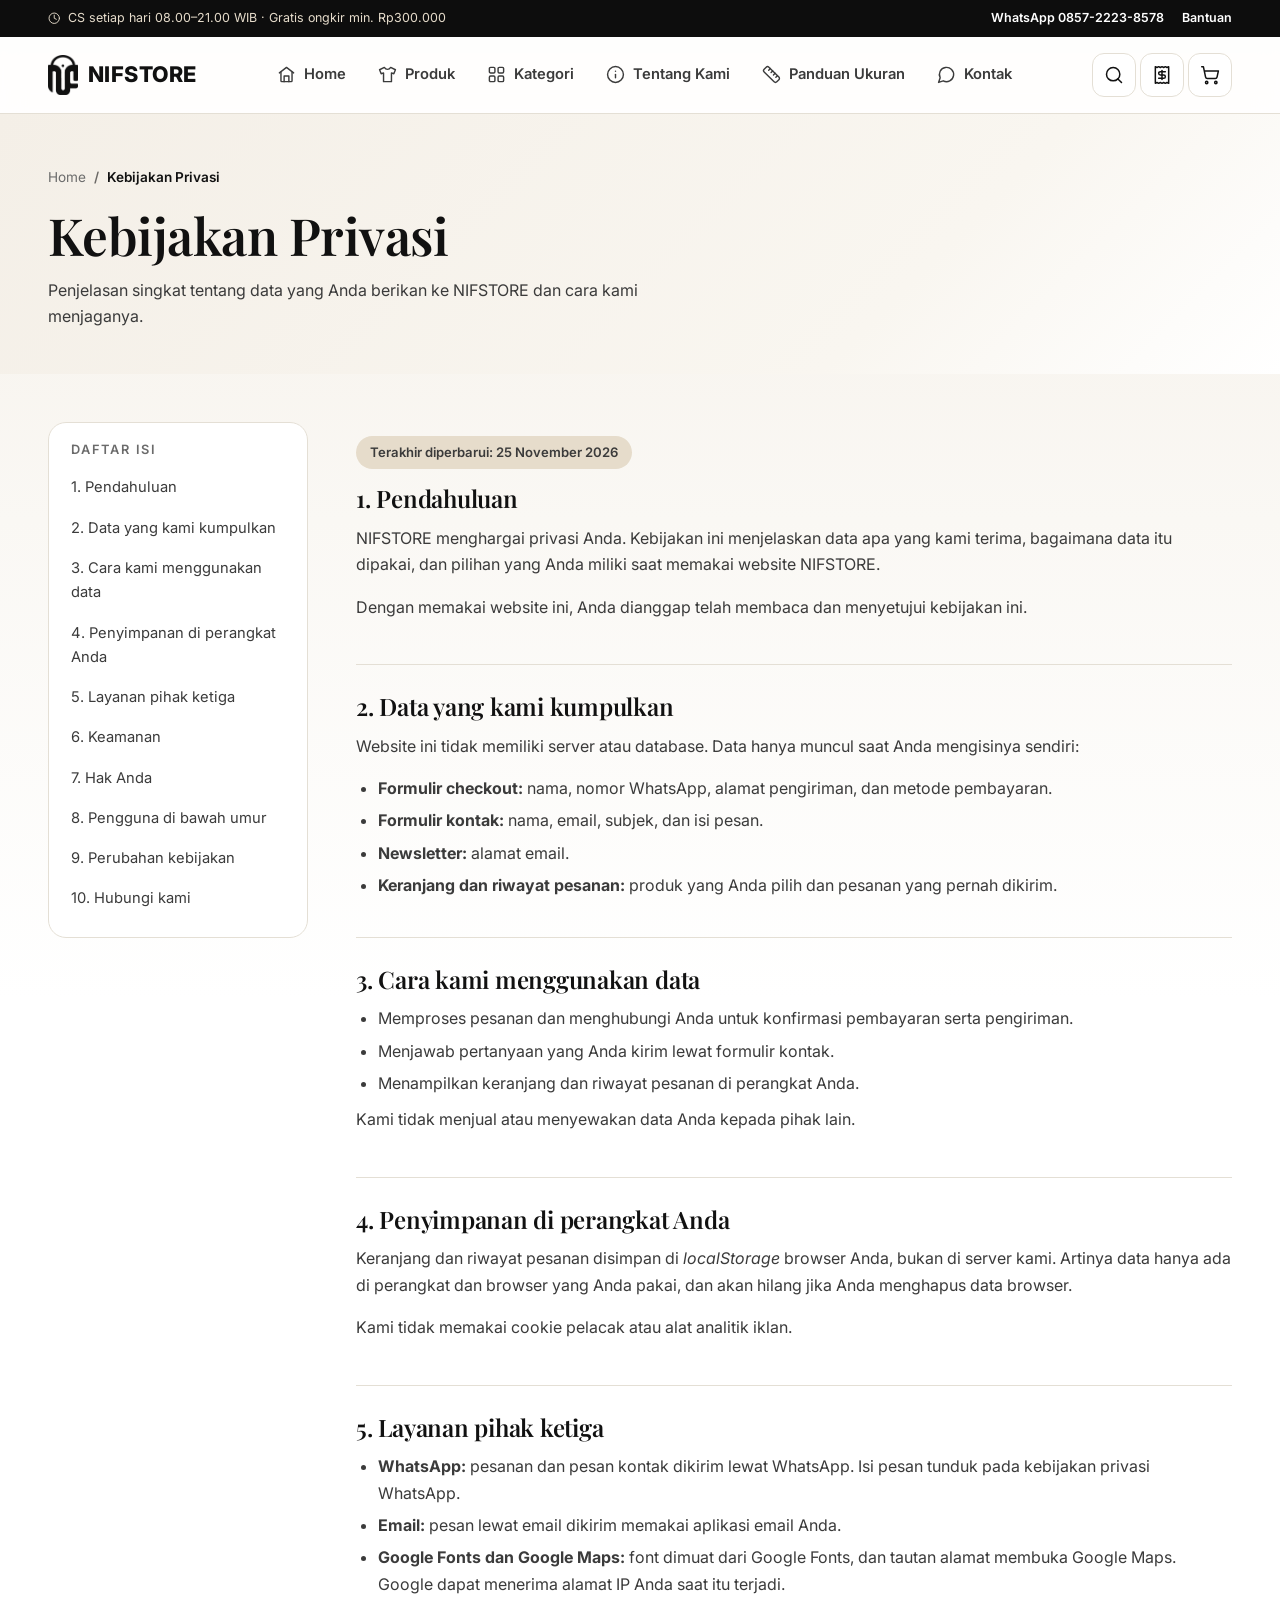
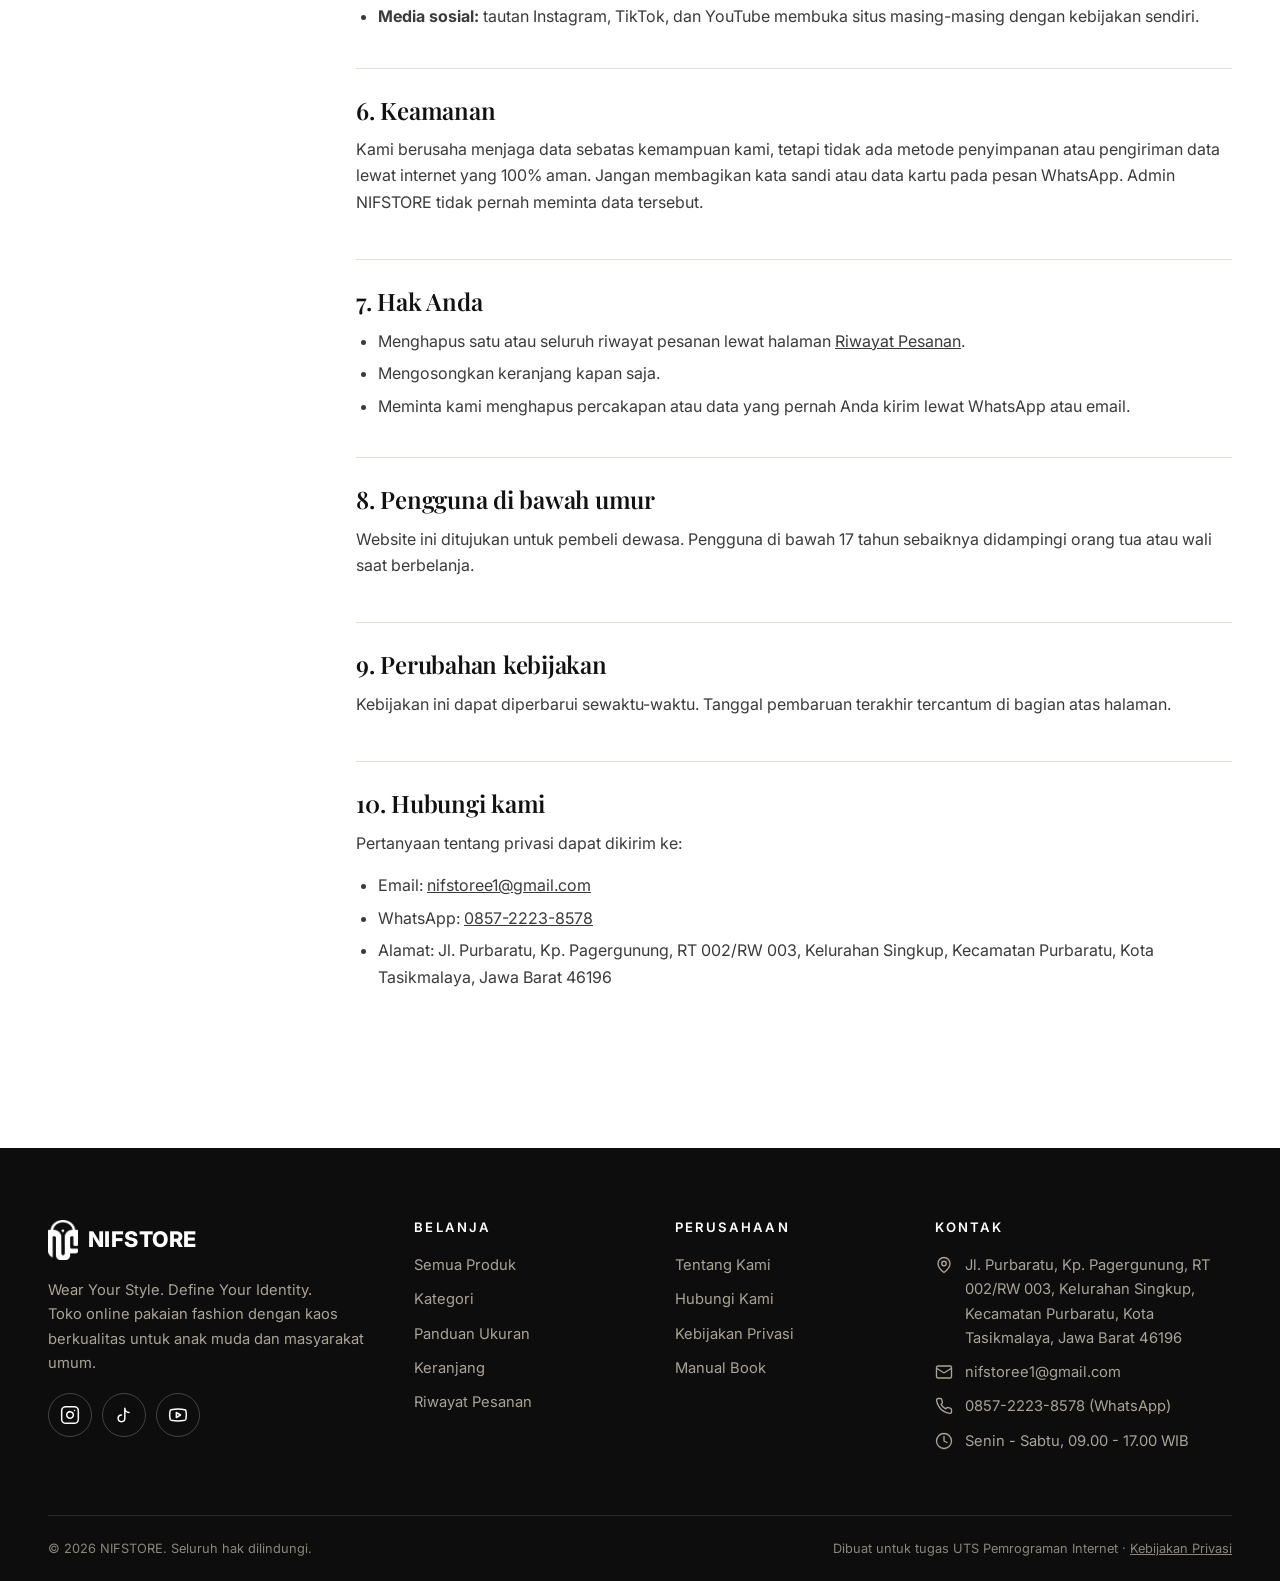
<file: kebijakan-privasi.html>
<!DOCTYPE html>
<html lang="id">
<head>
  <meta charset="UTF-8">
  <meta name="viewport" content="width=device-width, initial-scale=1">
  <title>Kebijakan Privasi - NIFSTORE</title>
  <meta name="description" content="Kebijakan privasi NIFSTORE: data yang dikumpulkan, penyimpanan, layanan pihak ketiga, dan hak pengguna.">
  <link rel="icon" type="image/png" href="assets/icons/favicon.png">
  <link rel="apple-touch-icon" href="assets/icons/apple-touch-icon.png">
  <link rel="preconnect" href="https://fonts.googleapis.com">
  <link rel="preconnect" href="https://fonts.gstatic.com" crossorigin>
  <link rel="stylesheet" href="https://fonts.googleapis.com/css2?family=Inter:wght@400;500;600;700;800&family=Playfair+Display:wght@500;600;700&display=swap">
  <link rel="stylesheet" href="css/style.css">
  <script>document.documentElement.className += " hanif_js";</script>
</head>
<body data-page="privasi">
  <a class="hanif_skip" href="#hanif_main">Lewati ke konten utama</a>
  <!-- header / navbar -->
  <div class="hanif_topbar"><div class="hanif_container hanif_topbar_inner"><span><svg class="hanif_icon hanif_icon_sm" viewBox="0 0 24 24" fill="none" stroke="currentColor" stroke-width="2" stroke-linecap="round" stroke-linejoin="round" aria-hidden="true"><circle cx="12" cy="12" r="10"/><path d="M12 6v6l4 2"/></svg> CS setiap hari 08.00&ndash;21.00 WIB &middot; Gratis ongkir min. Rp300.000</span><span class="hanif_topbar_right"><a class="hanif_topbar_wa" href="https://wa.me/6285722238578" target="_blank" rel="noopener"><strong>WhatsApp 0857-2223-8578</strong></a><a href="kontak.html">Bantuan</a></span></div></div>
  <header id="hanif_header">
    <div class="hanif_container hanif_nav">
      <a class="hanif_logo" href="index.html" aria-label="NIFSTORE - ke halaman utama"><img class="hanif_logo_img" src="assets/icons/logo.png" alt="" width="30" height="40">NIFSTORE</a>
      <nav aria-label="Navigasi utama">
        <ul class="hanif_menu" id="hanif_menu">
          <li class="hanif_menu_close_item"><button type="button" class="hanif_icon_button hanif_menu_close" aria-label="Tutup menu"><svg class="hanif_icon" viewBox="0 0 24 24" fill="none" stroke="currentColor" stroke-width="2" stroke-linecap="round" stroke-linejoin="round" aria-hidden="true"><path d="M18 6 6 18M6 6l12 12"/></svg></button></li>
          <li><a href="index.html"><svg class="hanif_icon" viewBox="0 0 24 24" fill="none" stroke="currentColor" stroke-width="2" stroke-linecap="round" stroke-linejoin="round" aria-hidden="true"><path d="m3 10 9-7 9 7"/><path d="M5 9v11a1 1 0 0 0 1 1h12a1 1 0 0 0 1-1V9"/><path d="M9 21v-7h6v7"/></svg><span>Home</span></a></li>
          <li><a href="produk.html"><svg class="hanif_icon" viewBox="0 0 24 24" fill="none" stroke="currentColor" stroke-width="2" stroke-linecap="round" stroke-linejoin="round" aria-hidden="true"><path d="M8 3 2 6l2 5 3-1v11h10V10l3 1 2-5-6-3q-1.5 2.5-4 2.5T8 3Z"/></svg><span>Produk</span></a></li>
          <li><a href="kategori.html"><svg class="hanif_icon" viewBox="0 0 24 24" fill="none" stroke="currentColor" stroke-width="2" stroke-linecap="round" stroke-linejoin="round" aria-hidden="true"><rect width="7" height="7" x="3" y="3" rx="1.5"/><rect width="7" height="7" x="14" y="3" rx="1.5"/><rect width="7" height="7" x="14" y="14" rx="1.5"/><rect width="7" height="7" x="3" y="14" rx="1.5"/></svg><span>Kategori</span></a></li>
          <li><a href="tentang.html"><svg class="hanif_icon" viewBox="0 0 24 24" fill="none" stroke="currentColor" stroke-width="2" stroke-linecap="round" stroke-linejoin="round" aria-hidden="true"><circle cx="12" cy="12" r="10"/><path d="M12 16v-4"/><path d="M12 8h.01"/></svg><span>Tentang Kami</span></a></li>
          <li><a href="ukuran.html"><svg class="hanif_icon" viewBox="0 0 24 24" fill="none" stroke="currentColor" stroke-width="2" stroke-linecap="round" stroke-linejoin="round" aria-hidden="true"><path d="M21.3 15.3a2.4 2.4 0 0 1 0 3.4l-2.6 2.6a2.4 2.4 0 0 1-3.4 0L2.7 8.7a2.41 2.41 0 0 1 0-3.4l2.6-2.6a2.41 2.41 0 0 1 3.4 0Z"/><path d="m14.5 12.5 2-2"/><path d="m11.5 9.5 2-2"/><path d="m8.5 6.5 2-2"/><path d="m17.5 15.5 2-2"/></svg><span>Panduan Ukuran</span></a></li>
          <li><a href="kontak.html"><svg class="hanif_icon" viewBox="0 0 24 24" fill="none" stroke="currentColor" stroke-width="2" stroke-linecap="round" stroke-linejoin="round" aria-hidden="true"><path d="M7.9 20A9 9 0 1 0 4 16.1L2 22Z"/></svg><span>Kontak</span></a></li>
          <li class="hanif_menu_only_drawer"><a href="riwayat.html"><svg class="hanif_icon" viewBox="0 0 24 24" fill="none" stroke="currentColor" stroke-width="2" stroke-linecap="round" stroke-linejoin="round" aria-hidden="true"><path d="M4 2v20l2-1 2 1 2-1 2 1 2-1 2 1 2-1 2 1V2l-2 1-2-1-2 1-2-1-2 1-2-1-2 1Z"/><path d="M16 8h-6a2 2 0 1 0 0 4h4a2 2 0 1 1 0 4H8"/><path d="M12 17.5v-11"/></svg><span>Riwayat Pesanan</span></a></li>
        </ul>
      </nav>
      <div class="hanif_nav_actions">
        <button type="button" class="hanif_icon_button hanif_search_pill" id="hanif_search_btn" aria-label="Cari produk" aria-expanded="false" aria-controls="hanif_search_overlay"><svg class="hanif_icon" viewBox="0 0 24 24" fill="none" stroke="currentColor" stroke-width="2" stroke-linecap="round" stroke-linejoin="round" aria-hidden="true"><circle cx="11" cy="11" r="8"/><path d="m21 21-4.3-4.3"/></svg><span class="hanif_search_pill_text">Cari kaos, oversized&hellip;</span></button>
        <a class="hanif_icon_button hanif_history_btn" href="riwayat.html" aria-label="Riwayat pesanan" title="Riwayat pesanan"><svg class="hanif_icon" viewBox="0 0 24 24" fill="none" stroke="currentColor" stroke-width="2" stroke-linecap="round" stroke-linejoin="round" aria-hidden="true"><path d="M4 2v20l2-1 2 1 2-1 2 1 2-1 2 1 2-1 2 1V2l-2 1-2-1-2 1-2-1-2 1-2-1-2 1Z"/><path d="M16 8h-6a2 2 0 1 0 0 4h4a2 2 0 1 1 0 4H8"/><path d="M12 17.5v-11"/></svg></a>
        <a class="hanif_icon_button" href="keranjang.html" aria-label="Keranjang belanja"><svg class="hanif_icon" viewBox="0 0 24 24" fill="none" stroke="currentColor" stroke-width="2" stroke-linecap="round" stroke-linejoin="round" aria-hidden="true"><circle cx="8" cy="21" r="1.4"/><circle cx="19" cy="21" r="1.4"/><path d="M2.05 2.05h2l2.66 12.42a2 2 0 0 0 2 1.58h9.78a2 2 0 0 0 1.95-1.57l1.65-7.43H5.12"/></svg><span class="hanif_cart_badge" data-kosong="true">0</span></a>
        <button type="button" class="hanif_icon_button hanif_burger" id="hanif_burger" aria-label="Buka menu" aria-expanded="false" aria-controls="hanif_menu"><svg class="hanif_icon" viewBox="0 0 24 24" fill="none" stroke="currentColor" stroke-width="2" stroke-linecap="round" stroke-linejoin="round" aria-hidden="true"><path d="M4 6h16M4 12h16M4 18h16"/></svg></button>
      </div>
    </div>
  </header>
  <!-- pencarian -->
  <div id="hanif_search_overlay" aria-hidden="true">
    <div class="hanif_search_box" role="dialog" aria-label="Cari produk">
      <form id="hanif_search_form" class="hanif_search_row" role="search">
        <input class="hanif_input" id="hanif_search_q" type="search" placeholder="Cari kaos, misalnya oversized..." aria-label="Kata kunci pencarian" autocomplete="off">
        <button class="hanif_button" type="submit">Cari</button>
      </form>
      <div class="hanif_search_suggest" id="hanif_search_suggest"></div>
      <p class="hanif_search_hint">Tekan Enter untuk melihat semua hasil di katalog.</p>
    </div>
  </div>

  <main id="hanif_main">
    <section class="hanif_page_hero">
      <div class="hanif_container">
        <nav aria-label="Breadcrumb"><ol class="hanif_breadcrumb"><li><a href="index.html">Home</a></li><li aria-current="page">Kebijakan Privasi</li></ol></nav>
        <h1>Kebijakan Privasi</h1>
        <p>Penjelasan singkat tentang data yang Anda berikan ke NIFSTORE dan cara kami menjaganya.</p>
      </div>
    </section>
    <section class="hanif_section" style="padding-top:48px">
      <div class="hanif_container">
        <div class="hanif_policy">
          <aside class="hanif_policy_toc" aria-label="Daftar isi"><h2>Daftar isi</h2><ol><li><a href="#pendahuluan">1. Pendahuluan</a></li><li><a href="#data">2. Data yang kami kumpulkan</a></li><li><a href="#penggunaan">3. Cara kami menggunakan data</a></li><li><a href="#penyimpanan">4. Penyimpanan di perangkat Anda</a></li><li><a href="#pihak-ketiga">5. Layanan pihak ketiga</a></li><li><a href="#keamanan">6. Keamanan</a></li><li><a href="#hak">7. Hak Anda</a></li><li><a href="#anak">8. Pengguna di bawah umur</a></li><li><a href="#perubahan">9. Perubahan kebijakan</a></li><li><a href="#kontak">10. Hubungi kami</a></li></ol></aside>
          <div class="hanif_policy_body">
            <p><span class="hanif_policy_update">Terakhir diperbarui: 25 November 2026</span></p>
            <section id="pendahuluan"><h2>1. Pendahuluan</h2><p>NIFSTORE menghargai privasi Anda. Kebijakan ini menjelaskan data apa yang kami terima, bagaimana data itu dipakai, dan pilihan yang Anda miliki saat memakai website NIFSTORE.</p><p>Dengan memakai website ini, Anda dianggap telah membaca dan menyetujui kebijakan ini.</p></section><section id="data"><h2>2. Data yang kami kumpulkan</h2><p>Website ini tidak memiliki server atau database. Data hanya muncul saat Anda mengisinya sendiri:</p><ul><li><strong>Formulir checkout:</strong> nama, nomor WhatsApp, alamat pengiriman, dan metode pembayaran.</li><li><strong>Formulir kontak:</strong> nama, email, subjek, dan isi pesan.</li><li><strong>Newsletter:</strong> alamat email.</li><li><strong>Keranjang dan riwayat pesanan:</strong> produk yang Anda pilih dan pesanan yang pernah dikirim.</li></ul></section><section id="penggunaan"><h2>3. Cara kami menggunakan data</h2><ul><li>Memproses pesanan dan menghubungi Anda untuk konfirmasi pembayaran serta pengiriman.</li><li>Menjawab pertanyaan yang Anda kirim lewat formulir kontak.</li><li>Menampilkan keranjang dan riwayat pesanan di perangkat Anda.</li></ul><p>Kami tidak menjual atau menyewakan data Anda kepada pihak lain.</p></section><section id="penyimpanan"><h2>4. Penyimpanan di perangkat Anda</h2><p>Keranjang dan riwayat pesanan disimpan di <em>localStorage</em> browser Anda, bukan di server kami. Artinya data hanya ada di perangkat dan browser yang Anda pakai, dan akan hilang jika Anda menghapus data browser.</p><p>Kami tidak memakai cookie pelacak atau alat analitik iklan.</p></section><section id="pihak-ketiga"><h2>5. Layanan pihak ketiga</h2><ul><li><strong>WhatsApp:</strong> pesanan dan pesan kontak dikirim lewat WhatsApp. Isi pesan tunduk pada kebijakan privasi WhatsApp.</li><li><strong>Email:</strong> pesan lewat email dikirim memakai aplikasi email Anda.</li><li><strong>Google Fonts dan Google Maps:</strong> font dimuat dari Google Fonts, dan tautan alamat membuka Google Maps. Google dapat menerima alamat IP Anda saat itu terjadi.</li><li><strong>Media sosial:</strong> tautan Instagram, TikTok, dan YouTube membuka situs masing-masing dengan kebijakan sendiri.</li></ul></section><section id="keamanan"><h2>6. Keamanan</h2><p>Kami berusaha menjaga data sebatas kemampuan kami, tetapi tidak ada metode penyimpanan atau pengiriman data lewat internet yang 100% aman. Jangan membagikan kata sandi atau data kartu pada pesan WhatsApp. Admin NIFSTORE tidak pernah meminta data tersebut.</p></section><section id="hak"><h2>7. Hak Anda</h2><ul><li>Menghapus satu atau seluruh riwayat pesanan lewat halaman <a href="riwayat.html"><u>Riwayat Pesanan</u></a>.</li><li>Mengosongkan keranjang kapan saja.</li><li>Meminta kami menghapus percakapan atau data yang pernah Anda kirim lewat WhatsApp atau email.</li></ul></section><section id="anak"><h2>8. Pengguna di bawah umur</h2><p>Website ini ditujukan untuk pembeli dewasa. Pengguna di bawah 17 tahun sebaiknya didampingi orang tua atau wali saat berbelanja.</p></section><section id="perubahan"><h2>9. Perubahan kebijakan</h2><p>Kebijakan ini dapat diperbarui sewaktu-waktu. Tanggal pembaruan terakhir tercantum di bagian atas halaman.</p></section><section id="kontak"><h2>10. Hubungi kami</h2><p>Pertanyaan tentang privasi dapat dikirim ke:</p><ul><li>Email: <a href="mailto:nifstoree1@gmail.com"><u>nifstoree1@gmail.com</u></a></li><li>WhatsApp: <a href="https://wa.me/6285722238578" target="_blank" rel="noopener"><u>0857-2223-8578</u></a></li><li>Alamat: Jl. Purbaratu, Kp. Pagergunung, RT 002/RW 003, Kelurahan Singkup, Kecamatan Purbaratu, Kota Tasikmalaya, Jawa Barat 46196</li></ul></section>
          </div>
        </div>
      </div>
    </section>
  </main>

  <!-- footer -->
  <footer id="hanif_footer">
    <div class="hanif_container">
      <div class="hanif_footer_grid">
        <div>
          <a class="hanif_logo" href="index.html"><img class="hanif_logo_img" src="assets/icons/logo-putih.png" alt="" width="30" height="40">NIFSTORE</a>
          <p>Wear Your Style. Define Your Identity.<br>Toko online pakaian fashion dengan kaos berkualitas untuk anak muda dan masyarakat umum.</p>
          <div class="hanif_footer_social">
            <a href="https://www.instagram.com/nif_store1" target="_blank" rel="noopener" aria-label="Instagram @nif_store1"><svg class="hanif_icon" viewBox="0 0 24 24" fill="none" stroke="currentColor" stroke-width="2" stroke-linecap="round" stroke-linejoin="round" aria-hidden="true"><rect width="20" height="20" x="2" y="2" rx="5" ry="5"/><path d="M16 11.37A4 4 0 1 1 12.63 8 4 4 0 0 1 16 11.37z"/><path d="M17.5 6.5h.01"/></svg></a>
            <a href="https://www.tiktok.com/@nif_store1" target="_blank" rel="noopener" aria-label="TikTok @nif_store1"><svg class="hanif_icon" viewBox="0 0 24 24" fill="none" stroke="currentColor" stroke-width="2" stroke-linecap="round" stroke-linejoin="round" aria-hidden="true"><path d="M9 12a4 4 0 1 0 4 4V4a5 5 0 0 0 5 5"/></svg></a>
            <a href="https://www.youtube.com/@nifstore" target="_blank" rel="noopener" aria-label="YouTube NIFSTORE"><svg class="hanif_icon" viewBox="0 0 24 24" fill="none" stroke="currentColor" stroke-width="2" stroke-linecap="round" stroke-linejoin="round" aria-hidden="true"><path d="M2.5 17a24.12 24.12 0 0 1 0-10 2 2 0 0 1 1.4-1.4 49.56 49.56 0 0 1 16.2 0A2 2 0 0 1 21.5 7a24.12 24.12 0 0 1 0 10 2 2 0 0 1-1.4 1.4 49.55 49.55 0 0 1-16.2 0A2 2 0 0 1 2.5 17"/><path d="m10 15 5-3-5-3z"/></svg></a>
          </div>
        </div>
        <div>
          <h3>Belanja</h3>
          <ul>
            <li><a href="produk.html">Semua Produk</a></li>
            <li><a href="kategori.html">Kategori</a></li>
            <li><a href="ukuran.html">Panduan Ukuran</a></li>
            <li><a href="keranjang.html">Keranjang</a></li>
            <li><a href="riwayat.html">Riwayat Pesanan</a></li>
          </ul>
        </div>
        <div>
          <h3>Perusahaan</h3>
          <ul>
            <li><a href="tentang.html">Tentang Kami</a></li>
            <li><a href="kontak.html">Hubungi Kami</a></li>
            <li><a href="kebijakan-privasi.html">Kebijakan Privasi</a></li>
            <li><a href="manual-book.html">Manual Book</a></li>
          </ul>
        </div>
        <div>
          <h3>Kontak</h3>
          <ul class="hanif_footer_contact">
            <li><svg class="hanif_icon" viewBox="0 0 24 24" fill="none" stroke="currentColor" stroke-width="2" stroke-linecap="round" stroke-linejoin="round" aria-hidden="true"><path d="M20 10c0 6-8 12-8 12s-8-6-8-12a8 8 0 0 1 16 0Z"/><circle cx="12" cy="10" r="3"/></svg><a href="https://www.google.com/maps/search/?api=1&query=Jl.+Purbaratu%2C+Kp.+Pagergunung%2C+RT+002%2FRW+003%2C+Kelurahan+Singkup%2C+Kecamatan+Purbaratu%2C+Kota+Tasikmalaya%2C+Jawa+Barat+46196" target="_blank" rel="noopener">Jl. Purbaratu, Kp. Pagergunung, RT 002/RW 003, Kelurahan Singkup, Kecamatan Purbaratu, Kota Tasikmalaya, Jawa Barat 46196</a></li>
            <li><svg class="hanif_icon" viewBox="0 0 24 24" fill="none" stroke="currentColor" stroke-width="2" stroke-linecap="round" stroke-linejoin="round" aria-hidden="true"><rect width="20" height="16" x="2" y="4" rx="2"/><path d="m22 7-8.97 5.7a1.94 1.94 0 0 1-2.06 0L2 7"/></svg><a href="mailto:nifstoree1@gmail.com">nifstoree1@gmail.com</a></li>
            <li><svg class="hanif_icon" viewBox="0 0 24 24" fill="none" stroke="currentColor" stroke-width="2" stroke-linecap="round" stroke-linejoin="round" aria-hidden="true"><path d="M22 16.92v3a2 2 0 0 1-2.18 2 19.79 19.79 0 0 1-8.63-3.07 19.5 19.5 0 0 1-6-6 19.79 19.79 0 0 1-3.07-8.67A2 2 0 0 1 4.11 2h3a2 2 0 0 1 2 1.72c.127.96.361 1.903.7 2.81a2 2 0 0 1-.45 2.11L8.09 9.91a16 16 0 0 0 6 6l1.27-1.27a2 2 0 0 1 2.11-.45c.907.339 1.85.573 2.81.7A2 2 0 0 1 22 16.92z"/></svg><a href="https://wa.me/6285722238578" target="_blank" rel="noopener">0857-2223-8578 (WhatsApp)</a></li>
            <li><svg class="hanif_icon" viewBox="0 0 24 24" fill="none" stroke="currentColor" stroke-width="2" stroke-linecap="round" stroke-linejoin="round" aria-hidden="true"><circle cx="12" cy="12" r="10"/><path d="M12 6v6l4 2"/></svg><span>Senin - Sabtu, 09.00 - 17.00 WIB</span></li>
          </ul>
        </div>
      </div>
      <div class="hanif_footer_bottom">
        <span>&copy; 2026 NIFSTORE. Seluruh hak dilindungi.</span>
        <span>Dibuat untuk tugas UTS Pemrograman Internet &middot; <a href="kebijakan-privasi.html" style="text-decoration:underline">Kebijakan Privasi</a></span>
      </div>
    </div>
  </footer>
  <button type="button" id="hanif_totop" aria-label="Kembali ke atas"><svg class="hanif_icon" viewBox="0 0 24 24" fill="none" stroke="currentColor" stroke-width="2" stroke-linecap="round" stroke-linejoin="round" aria-hidden="true"><path d="m5 12 7-7 7 7M12 19V5"/></svg></button>

  <!-- urutan script jangan ditukar -->
  <script src="js/products.js"></script>
  <script src="js/cart.js"></script>
  <script src="js/main.js"></script>
</body>
</html>
</file>
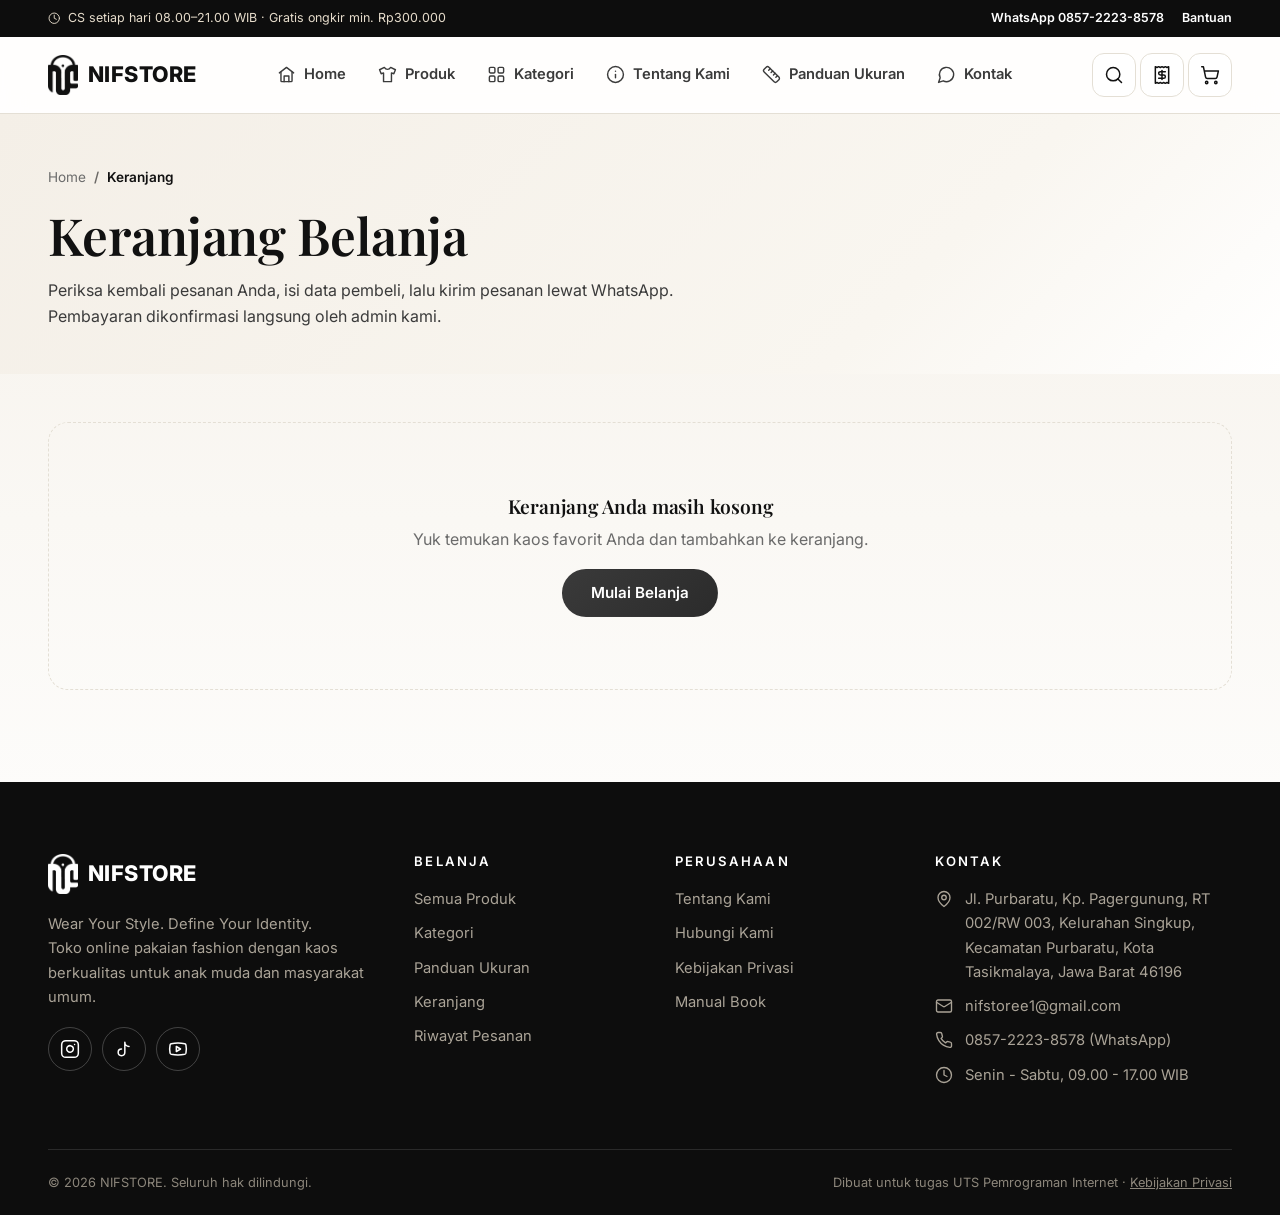
<file: keranjang.html>
<!DOCTYPE html>
<html lang="id">
<head>
  <meta charset="UTF-8">
  <meta name="viewport" content="width=device-width, initial-scale=1">
  <title>Keranjang & Checkout - NIFSTORE</title>
  <meta name="description" content="Keranjang belanja NIFSTORE. Pesanan dikirim lewat WhatsApp.">
  <link rel="icon" type="image/png" href="assets/icons/favicon.png">
  <link rel="apple-touch-icon" href="assets/icons/apple-touch-icon.png">
  <link rel="preconnect" href="https://fonts.googleapis.com">
  <link rel="preconnect" href="https://fonts.gstatic.com" crossorigin>
  <link rel="stylesheet" href="https://fonts.googleapis.com/css2?family=Inter:wght@400;500;600;700;800&family=Playfair+Display:wght@500;600;700&display=swap">
  <link rel="stylesheet" href="css/style.css">
  <script>document.documentElement.className += " hanif_js";</script>
</head>
<body data-page="keranjang">
  <a class="hanif_skip" href="#hanif_main">Lewati ke konten utama</a>
  <!-- header / navbar -->
  <div class="hanif_topbar"><div class="hanif_container hanif_topbar_inner"><span><svg class="hanif_icon hanif_icon_sm" viewBox="0 0 24 24" fill="none" stroke="currentColor" stroke-width="2" stroke-linecap="round" stroke-linejoin="round" aria-hidden="true"><circle cx="12" cy="12" r="10"/><path d="M12 6v6l4 2"/></svg> CS setiap hari 08.00&ndash;21.00 WIB &middot; Gratis ongkir min. Rp300.000</span><span class="hanif_topbar_right"><a class="hanif_topbar_wa" href="https://wa.me/6285722238578" target="_blank" rel="noopener"><strong>WhatsApp 0857-2223-8578</strong></a><a href="kontak.html">Bantuan</a></span></div></div>
  <header id="hanif_header">
    <div class="hanif_container hanif_nav">
      <a class="hanif_logo" href="index.html" aria-label="NIFSTORE - ke halaman utama"><img class="hanif_logo_img" src="assets/icons/logo.png" alt="" width="30" height="40">NIFSTORE</a>
      <nav aria-label="Navigasi utama">
        <ul class="hanif_menu" id="hanif_menu">
          <li class="hanif_menu_close_item"><button type="button" class="hanif_icon_button hanif_menu_close" aria-label="Tutup menu"><svg class="hanif_icon" viewBox="0 0 24 24" fill="none" stroke="currentColor" stroke-width="2" stroke-linecap="round" stroke-linejoin="round" aria-hidden="true"><path d="M18 6 6 18M6 6l12 12"/></svg></button></li>
          <li><a href="index.html"><svg class="hanif_icon" viewBox="0 0 24 24" fill="none" stroke="currentColor" stroke-width="2" stroke-linecap="round" stroke-linejoin="round" aria-hidden="true"><path d="m3 10 9-7 9 7"/><path d="M5 9v11a1 1 0 0 0 1 1h12a1 1 0 0 0 1-1V9"/><path d="M9 21v-7h6v7"/></svg><span>Home</span></a></li>
          <li><a href="produk.html"><svg class="hanif_icon" viewBox="0 0 24 24" fill="none" stroke="currentColor" stroke-width="2" stroke-linecap="round" stroke-linejoin="round" aria-hidden="true"><path d="M8 3 2 6l2 5 3-1v11h10V10l3 1 2-5-6-3q-1.5 2.5-4 2.5T8 3Z"/></svg><span>Produk</span></a></li>
          <li><a href="kategori.html"><svg class="hanif_icon" viewBox="0 0 24 24" fill="none" stroke="currentColor" stroke-width="2" stroke-linecap="round" stroke-linejoin="round" aria-hidden="true"><rect width="7" height="7" x="3" y="3" rx="1.5"/><rect width="7" height="7" x="14" y="3" rx="1.5"/><rect width="7" height="7" x="14" y="14" rx="1.5"/><rect width="7" height="7" x="3" y="14" rx="1.5"/></svg><span>Kategori</span></a></li>
          <li><a href="tentang.html"><svg class="hanif_icon" viewBox="0 0 24 24" fill="none" stroke="currentColor" stroke-width="2" stroke-linecap="round" stroke-linejoin="round" aria-hidden="true"><circle cx="12" cy="12" r="10"/><path d="M12 16v-4"/><path d="M12 8h.01"/></svg><span>Tentang Kami</span></a></li>
          <li><a href="ukuran.html"><svg class="hanif_icon" viewBox="0 0 24 24" fill="none" stroke="currentColor" stroke-width="2" stroke-linecap="round" stroke-linejoin="round" aria-hidden="true"><path d="M21.3 15.3a2.4 2.4 0 0 1 0 3.4l-2.6 2.6a2.4 2.4 0 0 1-3.4 0L2.7 8.7a2.41 2.41 0 0 1 0-3.4l2.6-2.6a2.41 2.41 0 0 1 3.4 0Z"/><path d="m14.5 12.5 2-2"/><path d="m11.5 9.5 2-2"/><path d="m8.5 6.5 2-2"/><path d="m17.5 15.5 2-2"/></svg><span>Panduan Ukuran</span></a></li>
          <li><a href="kontak.html"><svg class="hanif_icon" viewBox="0 0 24 24" fill="none" stroke="currentColor" stroke-width="2" stroke-linecap="round" stroke-linejoin="round" aria-hidden="true"><path d="M7.9 20A9 9 0 1 0 4 16.1L2 22Z"/></svg><span>Kontak</span></a></li>
          <li class="hanif_menu_only_drawer"><a href="riwayat.html"><svg class="hanif_icon" viewBox="0 0 24 24" fill="none" stroke="currentColor" stroke-width="2" stroke-linecap="round" stroke-linejoin="round" aria-hidden="true"><path d="M4 2v20l2-1 2 1 2-1 2 1 2-1 2 1 2-1 2 1V2l-2 1-2-1-2 1-2-1-2 1-2-1-2 1Z"/><path d="M16 8h-6a2 2 0 1 0 0 4h4a2 2 0 1 1 0 4H8"/><path d="M12 17.5v-11"/></svg><span>Riwayat Pesanan</span></a></li>
        </ul>
      </nav>
      <div class="hanif_nav_actions">
        <button type="button" class="hanif_icon_button hanif_search_pill" id="hanif_search_btn" aria-label="Cari produk" aria-expanded="false" aria-controls="hanif_search_overlay"><svg class="hanif_icon" viewBox="0 0 24 24" fill="none" stroke="currentColor" stroke-width="2" stroke-linecap="round" stroke-linejoin="round" aria-hidden="true"><circle cx="11" cy="11" r="8"/><path d="m21 21-4.3-4.3"/></svg><span class="hanif_search_pill_text">Cari kaos, oversized&hellip;</span></button>
        <a class="hanif_icon_button hanif_history_btn" href="riwayat.html" aria-label="Riwayat pesanan" title="Riwayat pesanan"><svg class="hanif_icon" viewBox="0 0 24 24" fill="none" stroke="currentColor" stroke-width="2" stroke-linecap="round" stroke-linejoin="round" aria-hidden="true"><path d="M4 2v20l2-1 2 1 2-1 2 1 2-1 2 1 2-1 2 1V2l-2 1-2-1-2 1-2-1-2 1-2-1-2 1Z"/><path d="M16 8h-6a2 2 0 1 0 0 4h4a2 2 0 1 1 0 4H8"/><path d="M12 17.5v-11"/></svg></a>
        <a class="hanif_icon_button" href="keranjang.html" aria-label="Keranjang belanja"><svg class="hanif_icon" viewBox="0 0 24 24" fill="none" stroke="currentColor" stroke-width="2" stroke-linecap="round" stroke-linejoin="round" aria-hidden="true"><circle cx="8" cy="21" r="1.4"/><circle cx="19" cy="21" r="1.4"/><path d="M2.05 2.05h2l2.66 12.42a2 2 0 0 0 2 1.58h9.78a2 2 0 0 0 1.95-1.57l1.65-7.43H5.12"/></svg><span class="hanif_cart_badge" data-kosong="true">0</span></a>
        <button type="button" class="hanif_icon_button hanif_burger" id="hanif_burger" aria-label="Buka menu" aria-expanded="false" aria-controls="hanif_menu"><svg class="hanif_icon" viewBox="0 0 24 24" fill="none" stroke="currentColor" stroke-width="2" stroke-linecap="round" stroke-linejoin="round" aria-hidden="true"><path d="M4 6h16M4 12h16M4 18h16"/></svg></button>
      </div>
    </div>
  </header>
  <!-- pencarian -->
  <div id="hanif_search_overlay" aria-hidden="true">
    <div class="hanif_search_box" role="dialog" aria-label="Cari produk">
      <form id="hanif_search_form" class="hanif_search_row" role="search">
        <input class="hanif_input" id="hanif_search_q" type="search" placeholder="Cari kaos, misalnya oversized..." aria-label="Kata kunci pencarian" autocomplete="off">
        <button class="hanif_button" type="submit">Cari</button>
      </form>
      <div class="hanif_search_suggest" id="hanif_search_suggest"></div>
      <p class="hanif_search_hint">Tekan Enter untuk melihat semua hasil di katalog.</p>
    </div>
  </div>

  <main id="hanif_main">
    <section class="hanif_page_hero">
      <div class="hanif_container">
        <nav aria-label="Breadcrumb"><ol class="hanif_breadcrumb"><li><a href="index.html">Home</a></li><li aria-current="page">Keranjang</li></ol></nav>
        <h1>Keranjang Belanja</h1>
        <p>Periksa kembali pesanan Anda, isi data pembeli, lalu kirim pesanan lewat WhatsApp. Pembayaran dikonfirmasi langsung oleh admin kami.</p>
      </div>
    </section>
    <section class="hanif_section" style="padding-top:48px">
      <div class="hanif_container">
        <!-- keranjang kosong -->
        <div class="hanif_empty" id="hanif_cart_empty" hidden>
          <h3>Keranjang Anda masih kosong</h3>
          <p>Yuk temukan kaos favorit Anda dan tambahkan ke keranjang.</p>
          <a class="hanif_button" href="produk.html">Mulai Belanja</a>
        </div>
        <div class="hanif_cart_layout" id="hanif_cart_layout" hidden>
          <div>
            <div class="hanif_result_bar" style="margin-bottom:12px"><span>Produk dalam keranjang</span><button type="button" class="hanif_reset" id="hanif_cart_clear">Kosongkan keranjang</button></div>
            <div id="hanif_cart_list"></div>

            <!-- data pembeli -->
            <div class="hanif_checkout_box">
              <h2>Data Pembeli</h2>
              <form id="hanif_checkout_form" novalidate>
                <div class="hanif_field"><label for="hanif_co_nama">Nama lengkap</label><input class="hanif_input" id="hanif_co_nama" name="nama" type="text" autocomplete="name" placeholder="Nama sesuai identitas"><span class="hanif_error" role="alert"></span></div>
                <div class="hanif_field"><label for="hanif_co_wa">Nomor WhatsApp</label><input class="hanif_input" id="hanif_co_wa" name="whatsapp" type="tel" autocomplete="tel" placeholder="081234567890"><span class="hanif_error" role="alert"></span></div>
                <div class="hanif_field"><label for="hanif_co_alamat">Alamat pengiriman</label><textarea class="hanif_textarea" id="hanif_co_alamat" name="alamat" rows="3" placeholder="Jalan, nomor rumah, kecamatan, kota, kode pos"></textarea><span class="hanif_error" role="alert"></span></div>
                <fieldset style="border:0;padding:0;margin:0"><legend class="hanif_label" style="margin-bottom:10px">Metode pembayaran yang Anda inginkan</legend>
                  <div class="hanif_radio_group">
                    <label class="hanif_radio"><input type="radio" name="pembayaran" value="transfer" checked><span>Transfer Bank<small>Dikonfirmasi admin lewat WhatsApp</small></span></label>
                    <label class="hanif_radio"><input type="radio" name="pembayaran" value="ewallet"><span>E-Wallet<small>Dikonfirmasi admin lewat WhatsApp</small></span></label>
                    <label class="hanif_radio"><input type="radio" name="pembayaran" value="cod"><span>Bayar di Tempat (COD)<small>Dikonfirmasi admin lewat WhatsApp</small></span></label>
                  </div>
                </fieldset>
              </form>
            </div>
          </div>

          <!-- ringkasan -->
          <aside class="hanif_summary" aria-label="Ringkasan pesanan">
            <h2>Ringkasan Pesanan</h2>
            <div class="hanif_summary_row"><span>Jumlah barang</span><span id="hanif_sum_count"></span></div>
            <div class="hanif_summary_row"><span>Subtotal</span><span id="hanif_sum_sub"></span></div>
            <div class="hanif_summary_row"><span>Biaya pengiriman</span><span id="hanif_sum_ship"></span></div>
            <div class="hanif_summary_row hanif_summary_total"><span>Total pembayaran</span><span id="hanif_sum_total"></span></div>
            <small id="hanif_sum_hint"></small>
            <button type="submit" form="hanif_checkout_form" class="hanif_button hanif_button_block">Pesan via WhatsApp</button>
            <p class="hanif_note" style="margin-bottom:0">Tombol di atas membuka WhatsApp dengan rincian pesanan yang sudah terisi. Pesanan baru diproses setelah Anda menekan kirim di WhatsApp. Pesanan yang dikirim tersimpan di <a href="riwayat.html"><u>Riwayat Pesanan</u></a> perangkat ini. Lihat <a href="kebijakan-privasi.html"><u>Kebijakan Privasi</u></a>.</p>
          </aside>
        </div>
      </div>
    </section>
  </main>

  <!-- footer -->
  <footer id="hanif_footer">
    <div class="hanif_container">
      <div class="hanif_footer_grid">
        <div>
          <a class="hanif_logo" href="index.html"><img class="hanif_logo_img" src="assets/icons/logo-putih.png" alt="" width="30" height="40">NIFSTORE</a>
          <p>Wear Your Style. Define Your Identity.<br>Toko online pakaian fashion dengan kaos berkualitas untuk anak muda dan masyarakat umum.</p>
          <div class="hanif_footer_social">
            <a href="https://www.instagram.com/nif_store1" target="_blank" rel="noopener" aria-label="Instagram @nif_store1"><svg class="hanif_icon" viewBox="0 0 24 24" fill="none" stroke="currentColor" stroke-width="2" stroke-linecap="round" stroke-linejoin="round" aria-hidden="true"><rect width="20" height="20" x="2" y="2" rx="5" ry="5"/><path d="M16 11.37A4 4 0 1 1 12.63 8 4 4 0 0 1 16 11.37z"/><path d="M17.5 6.5h.01"/></svg></a>
            <a href="https://www.tiktok.com/@nif_store1" target="_blank" rel="noopener" aria-label="TikTok @nif_store1"><svg class="hanif_icon" viewBox="0 0 24 24" fill="none" stroke="currentColor" stroke-width="2" stroke-linecap="round" stroke-linejoin="round" aria-hidden="true"><path d="M9 12a4 4 0 1 0 4 4V4a5 5 0 0 0 5 5"/></svg></a>
            <a href="https://www.youtube.com/@nifstore" target="_blank" rel="noopener" aria-label="YouTube NIFSTORE"><svg class="hanif_icon" viewBox="0 0 24 24" fill="none" stroke="currentColor" stroke-width="2" stroke-linecap="round" stroke-linejoin="round" aria-hidden="true"><path d="M2.5 17a24.12 24.12 0 0 1 0-10 2 2 0 0 1 1.4-1.4 49.56 49.56 0 0 1 16.2 0A2 2 0 0 1 21.5 7a24.12 24.12 0 0 1 0 10 2 2 0 0 1-1.4 1.4 49.55 49.55 0 0 1-16.2 0A2 2 0 0 1 2.5 17"/><path d="m10 15 5-3-5-3z"/></svg></a>
          </div>
        </div>
        <div>
          <h3>Belanja</h3>
          <ul>
            <li><a href="produk.html">Semua Produk</a></li>
            <li><a href="kategori.html">Kategori</a></li>
            <li><a href="ukuran.html">Panduan Ukuran</a></li>
            <li><a href="keranjang.html">Keranjang</a></li>
            <li><a href="riwayat.html">Riwayat Pesanan</a></li>
          </ul>
        </div>
        <div>
          <h3>Perusahaan</h3>
          <ul>
            <li><a href="tentang.html">Tentang Kami</a></li>
            <li><a href="kontak.html">Hubungi Kami</a></li>
            <li><a href="kebijakan-privasi.html">Kebijakan Privasi</a></li>
            <li><a href="manual-book.html">Manual Book</a></li>
          </ul>
        </div>
        <div>
          <h3>Kontak</h3>
          <ul class="hanif_footer_contact">
            <li><svg class="hanif_icon" viewBox="0 0 24 24" fill="none" stroke="currentColor" stroke-width="2" stroke-linecap="round" stroke-linejoin="round" aria-hidden="true"><path d="M20 10c0 6-8 12-8 12s-8-6-8-12a8 8 0 0 1 16 0Z"/><circle cx="12" cy="10" r="3"/></svg><a href="https://www.google.com/maps/search/?api=1&query=Jl.+Purbaratu%2C+Kp.+Pagergunung%2C+RT+002%2FRW+003%2C+Kelurahan+Singkup%2C+Kecamatan+Purbaratu%2C+Kota+Tasikmalaya%2C+Jawa+Barat+46196" target="_blank" rel="noopener">Jl. Purbaratu, Kp. Pagergunung, RT 002/RW 003, Kelurahan Singkup, Kecamatan Purbaratu, Kota Tasikmalaya, Jawa Barat 46196</a></li>
            <li><svg class="hanif_icon" viewBox="0 0 24 24" fill="none" stroke="currentColor" stroke-width="2" stroke-linecap="round" stroke-linejoin="round" aria-hidden="true"><rect width="20" height="16" x="2" y="4" rx="2"/><path d="m22 7-8.97 5.7a1.94 1.94 0 0 1-2.06 0L2 7"/></svg><a href="mailto:nifstoree1@gmail.com">nifstoree1@gmail.com</a></li>
            <li><svg class="hanif_icon" viewBox="0 0 24 24" fill="none" stroke="currentColor" stroke-width="2" stroke-linecap="round" stroke-linejoin="round" aria-hidden="true"><path d="M22 16.92v3a2 2 0 0 1-2.18 2 19.79 19.79 0 0 1-8.63-3.07 19.5 19.5 0 0 1-6-6 19.79 19.79 0 0 1-3.07-8.67A2 2 0 0 1 4.11 2h3a2 2 0 0 1 2 1.72c.127.96.361 1.903.7 2.81a2 2 0 0 1-.45 2.11L8.09 9.91a16 16 0 0 0 6 6l1.27-1.27a2 2 0 0 1 2.11-.45c.907.339 1.85.573 2.81.7A2 2 0 0 1 22 16.92z"/></svg><a href="https://wa.me/6285722238578" target="_blank" rel="noopener">0857-2223-8578 (WhatsApp)</a></li>
            <li><svg class="hanif_icon" viewBox="0 0 24 24" fill="none" stroke="currentColor" stroke-width="2" stroke-linecap="round" stroke-linejoin="round" aria-hidden="true"><circle cx="12" cy="12" r="10"/><path d="M12 6v6l4 2"/></svg><span>Senin - Sabtu, 09.00 - 17.00 WIB</span></li>
          </ul>
        </div>
      </div>
      <div class="hanif_footer_bottom">
        <span>&copy; 2026 NIFSTORE. Seluruh hak dilindungi.</span>
        <span>Dibuat untuk tugas UTS Pemrograman Internet &middot; <a href="kebijakan-privasi.html" style="text-decoration:underline">Kebijakan Privasi</a></span>
      </div>
    </div>
  </footer>
  <button type="button" id="hanif_totop" aria-label="Kembali ke atas"><svg class="hanif_icon" viewBox="0 0 24 24" fill="none" stroke="currentColor" stroke-width="2" stroke-linecap="round" stroke-linejoin="round" aria-hidden="true"><path d="m5 12 7-7 7 7M12 19V5"/></svg></button>

  <!-- urutan script jangan ditukar -->
  <script src="js/products.js"></script>
  <script src="js/cart.js"></script>
  <script src="js/main.js"></script>
</body>
</html>
</file>
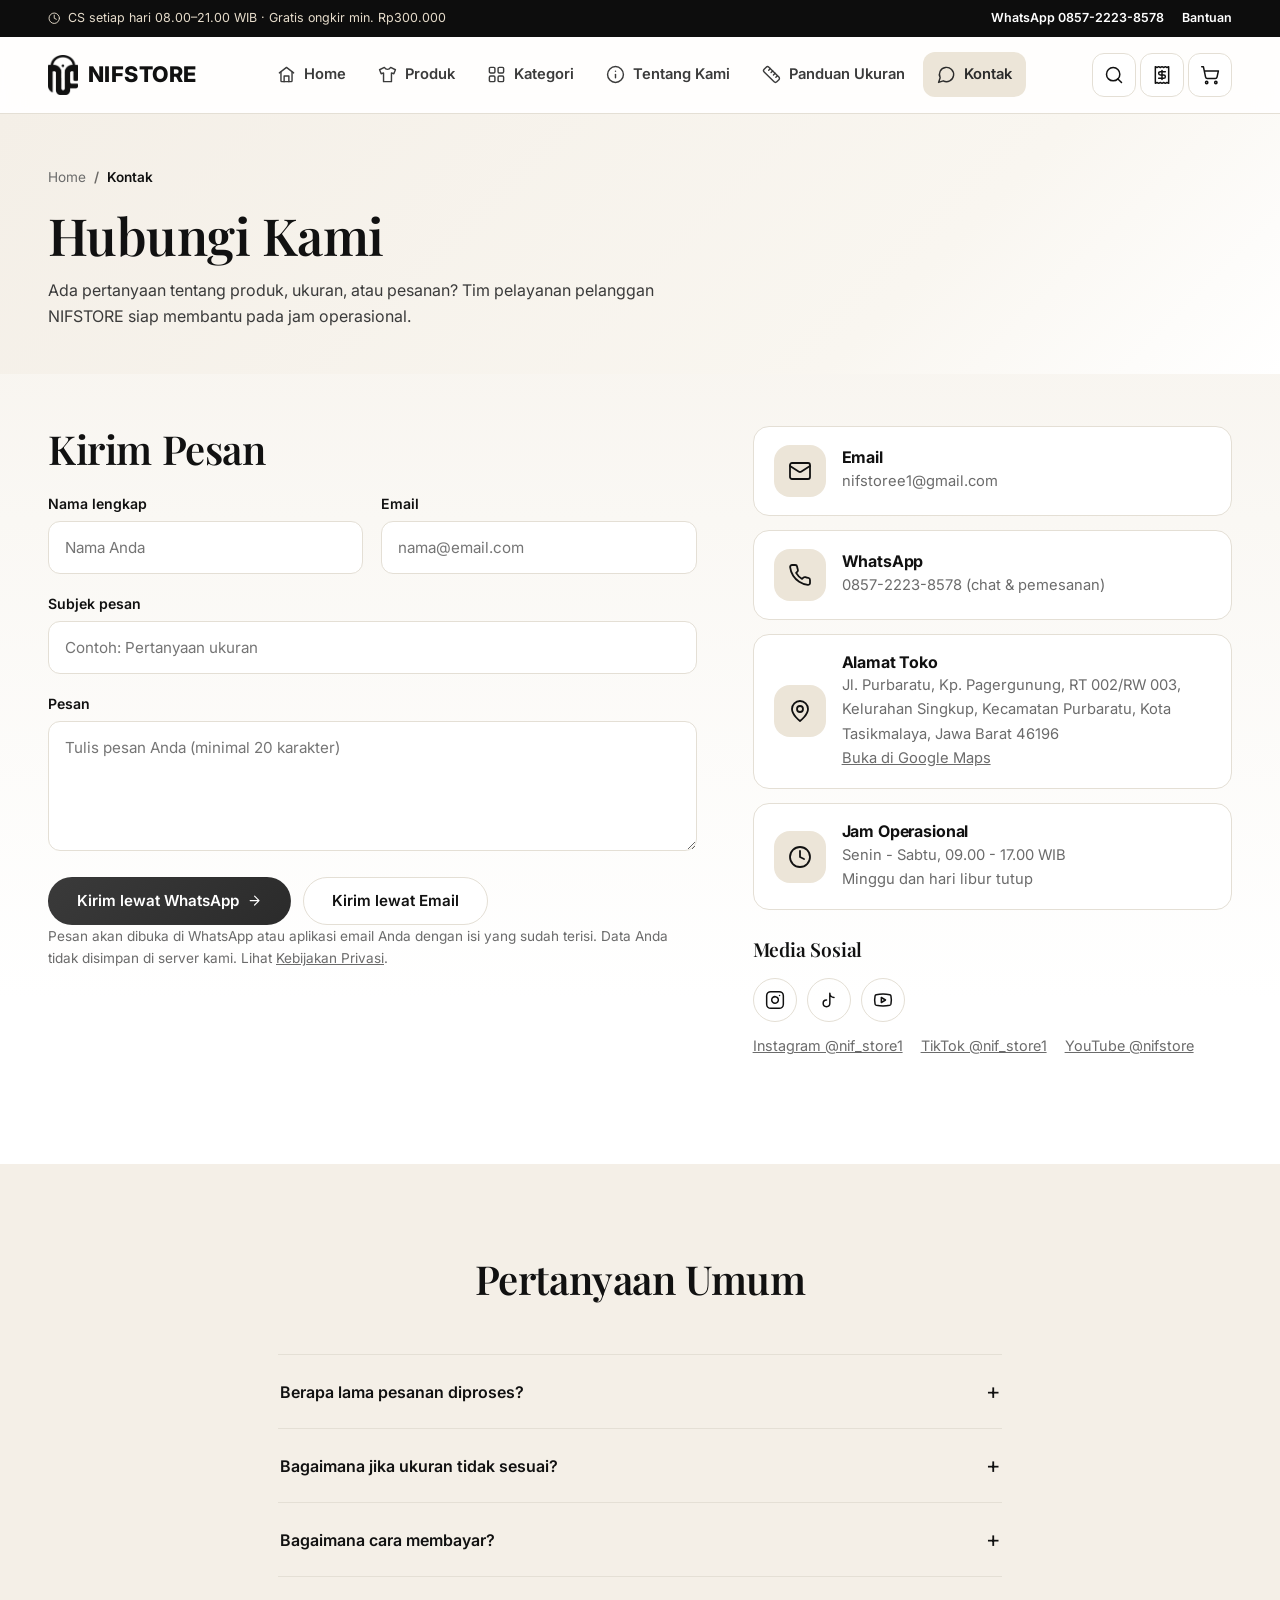
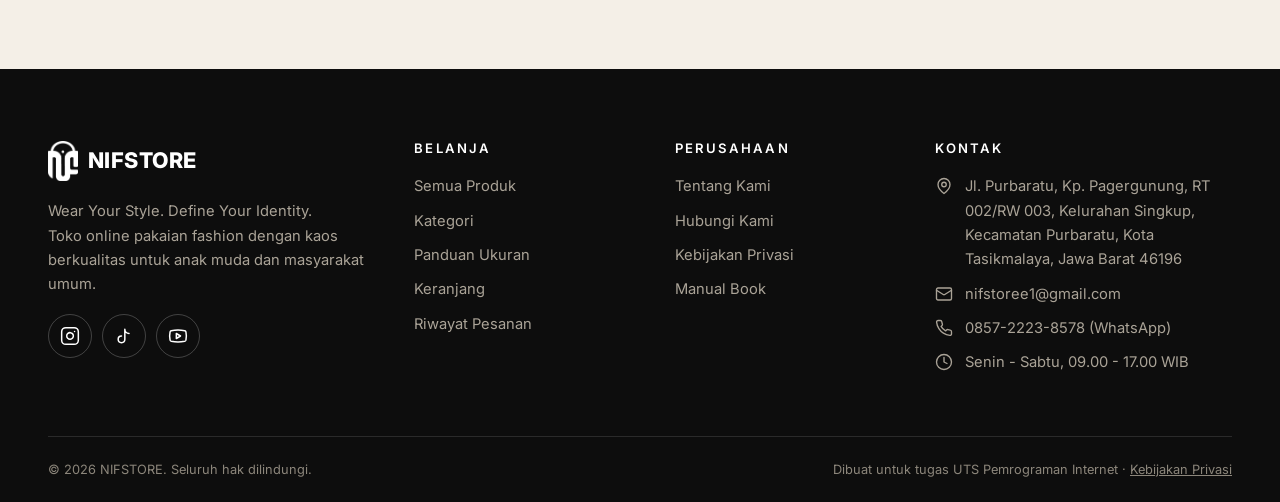
<file: kontak.html>
<!DOCTYPE html>
<html lang="id">
<head>
  <meta charset="UTF-8">
  <meta name="viewport" content="width=device-width, initial-scale=1">
  <title>Kontak - NIFSTORE</title>
  <meta name="description" content="Hubungi NIFSTORE: formulir kontak, email, WhatsApp, alamat, dan jam operasional.">
  <link rel="icon" type="image/png" href="assets/icons/favicon.png">
  <link rel="apple-touch-icon" href="assets/icons/apple-touch-icon.png">
  <link rel="preconnect" href="https://fonts.googleapis.com">
  <link rel="preconnect" href="https://fonts.gstatic.com" crossorigin>
  <link rel="stylesheet" href="https://fonts.googleapis.com/css2?family=Inter:wght@400;500;600;700;800&family=Playfair+Display:wght@500;600;700&display=swap">
  <link rel="stylesheet" href="css/style.css">
  <script>document.documentElement.className += " hanif_js";</script>
</head>
<body data-page="kontak">
  <a class="hanif_skip" href="#hanif_main">Lewati ke konten utama</a>
  <!-- header / navbar -->
  <div class="hanif_topbar"><div class="hanif_container hanif_topbar_inner"><span><svg class="hanif_icon hanif_icon_sm" viewBox="0 0 24 24" fill="none" stroke="currentColor" stroke-width="2" stroke-linecap="round" stroke-linejoin="round" aria-hidden="true"><circle cx="12" cy="12" r="10"/><path d="M12 6v6l4 2"/></svg> CS setiap hari 08.00&ndash;21.00 WIB &middot; Gratis ongkir min. Rp300.000</span><span class="hanif_topbar_right"><a class="hanif_topbar_wa" href="https://wa.me/6285722238578" target="_blank" rel="noopener"><strong>WhatsApp 0857-2223-8578</strong></a><a href="kontak.html">Bantuan</a></span></div></div>
  <header id="hanif_header">
    <div class="hanif_container hanif_nav">
      <a class="hanif_logo" href="index.html" aria-label="NIFSTORE - ke halaman utama"><img class="hanif_logo_img" src="assets/icons/logo.png" alt="" width="30" height="40">NIFSTORE</a>
      <nav aria-label="Navigasi utama">
        <ul class="hanif_menu" id="hanif_menu">
          <li class="hanif_menu_close_item"><button type="button" class="hanif_icon_button hanif_menu_close" aria-label="Tutup menu"><svg class="hanif_icon" viewBox="0 0 24 24" fill="none" stroke="currentColor" stroke-width="2" stroke-linecap="round" stroke-linejoin="round" aria-hidden="true"><path d="M18 6 6 18M6 6l12 12"/></svg></button></li>
          <li><a href="index.html"><svg class="hanif_icon" viewBox="0 0 24 24" fill="none" stroke="currentColor" stroke-width="2" stroke-linecap="round" stroke-linejoin="round" aria-hidden="true"><path d="m3 10 9-7 9 7"/><path d="M5 9v11a1 1 0 0 0 1 1h12a1 1 0 0 0 1-1V9"/><path d="M9 21v-7h6v7"/></svg><span>Home</span></a></li>
          <li><a href="produk.html"><svg class="hanif_icon" viewBox="0 0 24 24" fill="none" stroke="currentColor" stroke-width="2" stroke-linecap="round" stroke-linejoin="round" aria-hidden="true"><path d="M8 3 2 6l2 5 3-1v11h10V10l3 1 2-5-6-3q-1.5 2.5-4 2.5T8 3Z"/></svg><span>Produk</span></a></li>
          <li><a href="kategori.html"><svg class="hanif_icon" viewBox="0 0 24 24" fill="none" stroke="currentColor" stroke-width="2" stroke-linecap="round" stroke-linejoin="round" aria-hidden="true"><rect width="7" height="7" x="3" y="3" rx="1.5"/><rect width="7" height="7" x="14" y="3" rx="1.5"/><rect width="7" height="7" x="14" y="14" rx="1.5"/><rect width="7" height="7" x="3" y="14" rx="1.5"/></svg><span>Kategori</span></a></li>
          <li><a href="tentang.html"><svg class="hanif_icon" viewBox="0 0 24 24" fill="none" stroke="currentColor" stroke-width="2" stroke-linecap="round" stroke-linejoin="round" aria-hidden="true"><circle cx="12" cy="12" r="10"/><path d="M12 16v-4"/><path d="M12 8h.01"/></svg><span>Tentang Kami</span></a></li>
          <li><a href="ukuran.html"><svg class="hanif_icon" viewBox="0 0 24 24" fill="none" stroke="currentColor" stroke-width="2" stroke-linecap="round" stroke-linejoin="round" aria-hidden="true"><path d="M21.3 15.3a2.4 2.4 0 0 1 0 3.4l-2.6 2.6a2.4 2.4 0 0 1-3.4 0L2.7 8.7a2.41 2.41 0 0 1 0-3.4l2.6-2.6a2.41 2.41 0 0 1 3.4 0Z"/><path d="m14.5 12.5 2-2"/><path d="m11.5 9.5 2-2"/><path d="m8.5 6.5 2-2"/><path d="m17.5 15.5 2-2"/></svg><span>Panduan Ukuran</span></a></li>
          <li><a href="kontak.html" aria-current="page"><svg class="hanif_icon" viewBox="0 0 24 24" fill="none" stroke="currentColor" stroke-width="2" stroke-linecap="round" stroke-linejoin="round" aria-hidden="true"><path d="M7.9 20A9 9 0 1 0 4 16.1L2 22Z"/></svg><span>Kontak</span></a></li>
          <li class="hanif_menu_only_drawer"><a href="riwayat.html"><svg class="hanif_icon" viewBox="0 0 24 24" fill="none" stroke="currentColor" stroke-width="2" stroke-linecap="round" stroke-linejoin="round" aria-hidden="true"><path d="M4 2v20l2-1 2 1 2-1 2 1 2-1 2 1 2-1 2 1V2l-2 1-2-1-2 1-2-1-2 1-2-1-2 1Z"/><path d="M16 8h-6a2 2 0 1 0 0 4h4a2 2 0 1 1 0 4H8"/><path d="M12 17.5v-11"/></svg><span>Riwayat Pesanan</span></a></li>
        </ul>
      </nav>
      <div class="hanif_nav_actions">
        <button type="button" class="hanif_icon_button hanif_search_pill" id="hanif_search_btn" aria-label="Cari produk" aria-expanded="false" aria-controls="hanif_search_overlay"><svg class="hanif_icon" viewBox="0 0 24 24" fill="none" stroke="currentColor" stroke-width="2" stroke-linecap="round" stroke-linejoin="round" aria-hidden="true"><circle cx="11" cy="11" r="8"/><path d="m21 21-4.3-4.3"/></svg><span class="hanif_search_pill_text">Cari kaos, oversized&hellip;</span></button>
        <a class="hanif_icon_button hanif_history_btn" href="riwayat.html" aria-label="Riwayat pesanan" title="Riwayat pesanan"><svg class="hanif_icon" viewBox="0 0 24 24" fill="none" stroke="currentColor" stroke-width="2" stroke-linecap="round" stroke-linejoin="round" aria-hidden="true"><path d="M4 2v20l2-1 2 1 2-1 2 1 2-1 2 1 2-1 2 1V2l-2 1-2-1-2 1-2-1-2 1-2-1-2 1Z"/><path d="M16 8h-6a2 2 0 1 0 0 4h4a2 2 0 1 1 0 4H8"/><path d="M12 17.5v-11"/></svg></a>
        <a class="hanif_icon_button" href="keranjang.html" aria-label="Keranjang belanja"><svg class="hanif_icon" viewBox="0 0 24 24" fill="none" stroke="currentColor" stroke-width="2" stroke-linecap="round" stroke-linejoin="round" aria-hidden="true"><circle cx="8" cy="21" r="1.4"/><circle cx="19" cy="21" r="1.4"/><path d="M2.05 2.05h2l2.66 12.42a2 2 0 0 0 2 1.58h9.78a2 2 0 0 0 1.95-1.57l1.65-7.43H5.12"/></svg><span class="hanif_cart_badge" data-kosong="true">0</span></a>
        <button type="button" class="hanif_icon_button hanif_burger" id="hanif_burger" aria-label="Buka menu" aria-expanded="false" aria-controls="hanif_menu"><svg class="hanif_icon" viewBox="0 0 24 24" fill="none" stroke="currentColor" stroke-width="2" stroke-linecap="round" stroke-linejoin="round" aria-hidden="true"><path d="M4 6h16M4 12h16M4 18h16"/></svg></button>
      </div>
    </div>
  </header>
  <!-- pencarian -->
  <div id="hanif_search_overlay" aria-hidden="true">
    <div class="hanif_search_box" role="dialog" aria-label="Cari produk">
      <form id="hanif_search_form" class="hanif_search_row" role="search">
        <input class="hanif_input" id="hanif_search_q" type="search" placeholder="Cari kaos, misalnya oversized..." aria-label="Kata kunci pencarian" autocomplete="off">
        <button class="hanif_button" type="submit">Cari</button>
      </form>
      <div class="hanif_search_suggest" id="hanif_search_suggest"></div>
      <p class="hanif_search_hint">Tekan Enter untuk melihat semua hasil di katalog.</p>
    </div>
  </div>

  <main id="hanif_main">
    <section class="hanif_page_hero">
      <div class="hanif_container">
        <nav aria-label="Breadcrumb"><ol class="hanif_breadcrumb"><li><a href="index.html">Home</a></li><li aria-current="page">Kontak</li></ol></nav>
        <h1>Hubungi Kami</h1>
        <p>Ada pertanyaan tentang produk, ukuran, atau pesanan? Tim pelayanan pelanggan NIFSTORE siap membantu pada jam operasional.</p>
      </div>
    </section>
    <section class="hanif_section" style="padding-top:52px">
      <div class="hanif_container hanif_contact_layout">
        <div>
          <h2 style="font-family:var(--hanif-font-display)">Kirim Pesan</h2>
          <div class="hanif_alert hanif_alert_success" id="hanif_contact_success" role="status" hidden></div>
          <form id="hanif_contact_form" novalidate>
            <div class="hanif_form_row">
              <div class="hanif_field"><label for="hanif_ct_nama">Nama lengkap</label><input class="hanif_input" id="hanif_ct_nama" name="nama" type="text" autocomplete="name" placeholder="Nama Anda"><span class="hanif_error" role="alert"></span></div>
              <div class="hanif_field"><label for="hanif_ct_email">Email</label><input class="hanif_input" id="hanif_ct_email" name="email" type="email" autocomplete="email" placeholder="nama@email.com"><span class="hanif_error" role="alert"></span></div>
            </div>
            <div class="hanif_field"><label for="hanif_ct_subjek">Subjek pesan</label><input class="hanif_input" id="hanif_ct_subjek" name="subjek" type="text" placeholder="Contoh: Pertanyaan ukuran"><span class="hanif_error" role="alert"></span></div>
            <div class="hanif_field"><label for="hanif_ct_pesan">Pesan</label><textarea class="hanif_textarea" id="hanif_ct_pesan" name="pesan" placeholder="Tulis pesan Anda (minimal 20 karakter)"></textarea><span class="hanif_error" role="alert"></span></div>
            <div class="hanif_contact_btns">
              <button class="hanif_button" type="submit" data-via="wa">Kirim lewat WhatsApp <svg class="hanif_icon hanif_icon_sm" viewBox="0 0 24 24" fill="none" stroke="currentColor" stroke-width="2" stroke-linecap="round" stroke-linejoin="round" aria-hidden="true"><path d="M5 12h14M12 5l7 7-7 7"/></svg></button>
              <button class="hanif_button hanif_button_outline" type="submit" data-via="email">Kirim lewat Email</button>
            </div>
            <p class="hanif_note">Pesan akan dibuka di WhatsApp atau aplikasi email Anda dengan isi yang sudah terisi. Data Anda tidak disimpan di server kami. Lihat <a href="kebijakan-privasi.html"><u>Kebijakan Privasi</u></a>.</p>
          </form>
        </div>
        <div>
          <div class="hanif_info_list">
            <a class="hanif_info_item" href="mailto:nifstoree1@gmail.com"><div class="hanif_feature_icon"><svg class="hanif_icon" viewBox="0 0 24 24" fill="none" stroke="currentColor" stroke-width="2" stroke-linecap="round" stroke-linejoin="round" aria-hidden="true"><rect width="20" height="16" x="2" y="4" rx="2"/><path d="m22 7-8.97 5.7a1.94 1.94 0 0 1-2.06 0L2 7"/></svg></div><div><h3>Email</h3><p>nifstoree1@gmail.com</p></div></a>
            <a class="hanif_info_item" href="https://wa.me/6285722238578" target="_blank" rel="noopener"><div class="hanif_feature_icon"><svg class="hanif_icon" viewBox="0 0 24 24" fill="none" stroke="currentColor" stroke-width="2" stroke-linecap="round" stroke-linejoin="round" aria-hidden="true"><path d="M22 16.92v3a2 2 0 0 1-2.18 2 19.79 19.79 0 0 1-8.63-3.07 19.5 19.5 0 0 1-6-6 19.79 19.79 0 0 1-3.07-8.67A2 2 0 0 1 4.11 2h3a2 2 0 0 1 2 1.72c.127.96.361 1.903.7 2.81a2 2 0 0 1-.45 2.11L8.09 9.91a16 16 0 0 0 6 6l1.27-1.27a2 2 0 0 1 2.11-.45c.907.339 1.85.573 2.81.7A2 2 0 0 1 22 16.92z"/></svg></div><div><h3>WhatsApp</h3><p>0857-2223-8578 (chat &amp; pemesanan)</p></div></a>
            <a class="hanif_info_item" href="https://www.google.com/maps/search/?api=1&query=Jl.+Purbaratu%2C+Kp.+Pagergunung%2C+RT+002%2FRW+003%2C+Kelurahan+Singkup%2C+Kecamatan+Purbaratu%2C+Kota+Tasikmalaya%2C+Jawa+Barat+46196" target="_blank" rel="noopener"><div class="hanif_feature_icon"><svg class="hanif_icon" viewBox="0 0 24 24" fill="none" stroke="currentColor" stroke-width="2" stroke-linecap="round" stroke-linejoin="round" aria-hidden="true"><path d="M20 10c0 6-8 12-8 12s-8-6-8-12a8 8 0 0 1 16 0Z"/><circle cx="12" cy="10" r="3"/></svg></div><div><h3>Alamat Toko</h3><p>Jl. Purbaratu, Kp. Pagergunung, RT 002/RW 003, Kelurahan Singkup, Kecamatan Purbaratu, Kota Tasikmalaya, Jawa Barat 46196<br><u>Buka di Google Maps</u></p></div></a>
            <div class="hanif_info_item"><div class="hanif_feature_icon"><svg class="hanif_icon" viewBox="0 0 24 24" fill="none" stroke="currentColor" stroke-width="2" stroke-linecap="round" stroke-linejoin="round" aria-hidden="true"><circle cx="12" cy="12" r="10"/><path d="M12 6v6l4 2"/></svg></div><div><h3>Jam Operasional</h3><p>Senin - Sabtu, 09.00 - 17.00 WIB<br>Minggu dan hari libur tutup</p></div></div>
          </div>
          <h3 style="margin-top:28px">Media Sosial</h3>
          <div class="hanif_social">
            <a href="https://www.instagram.com/nif_store1" target="_blank" rel="noopener" aria-label="Instagram @nif_store1"><svg class="hanif_icon" viewBox="0 0 24 24" fill="none" stroke="currentColor" stroke-width="2" stroke-linecap="round" stroke-linejoin="round" aria-hidden="true"><rect width="20" height="20" x="2" y="2" rx="5" ry="5"/><path d="M16 11.37A4 4 0 1 1 12.63 8 4 4 0 0 1 16 11.37z"/><path d="M17.5 6.5h.01"/></svg></a>
            <a href="https://www.tiktok.com/@nif_store1" target="_blank" rel="noopener" aria-label="TikTok @nif_store1"><svg class="hanif_icon" viewBox="0 0 24 24" fill="none" stroke="currentColor" stroke-width="2" stroke-linecap="round" stroke-linejoin="round" aria-hidden="true"><path d="M9 12a4 4 0 1 0 4 4V4a5 5 0 0 0 5 5"/></svg></a>
            <a href="https://www.youtube.com/@nifstore" target="_blank" rel="noopener" aria-label="YouTube NIFSTORE"><svg class="hanif_icon" viewBox="0 0 24 24" fill="none" stroke="currentColor" stroke-width="2" stroke-linecap="round" stroke-linejoin="round" aria-hidden="true"><path d="M2.5 17a24.12 24.12 0 0 1 0-10 2 2 0 0 1 1.4-1.4 49.56 49.56 0 0 1 16.2 0A2 2 0 0 1 21.5 7a24.12 24.12 0 0 1 0 10 2 2 0 0 1-1.4 1.4 49.55 49.55 0 0 1-16.2 0A2 2 0 0 1 2.5 17"/><path d="m10 15 5-3-5-3z"/></svg></a>
          </div>
          <p class="hanif_social_label"><a href="https://www.instagram.com/nif_store1" target="_blank" rel="noopener">Instagram @nif_store1</a><a href="https://www.tiktok.com/@nif_store1" target="_blank" rel="noopener">TikTok @nif_store1</a><a href="https://www.youtube.com/@nifstore" target="_blank" rel="noopener">YouTube @nifstore</a></p>
        </div>
      </div>
    </section>
    <section class="hanif_section hanif_section_alt">
      <div class="hanif_container" style="max-width:780px">
        <div class="hanif_section_head hanif_center"><div><h2>Pertanyaan Umum</h2></div></div>
        <div class="hanif_accordion"><details><summary>Berapa lama pesanan diproses?</summary><div class="hanif_acc_body"><p>Pesanan diproses maksimal 1 x 24 jam kerja setelah dibuat (ketentuan toko contoh).</p></div></details><details><summary>Bagaimana jika ukuran tidak sesuai?</summary><div class="hanif_acc_body"><p>Anda dapat mengajukan penukaran ukuran maksimal 7 hari setelah barang diterima, selama label dan kondisi kaos masih baik.</p></div></details><details><summary>Bagaimana cara membayar?</summary><div class="hanif_acc_body"><p>Pesanan dikirim lewat WhatsApp, lalu admin mengirim total dan nomor rekening atau e-wallet untuk pembayaran. Website ini tidak memproses pembayaran sendiri.</p></div></details></div>
      </div>
    </section>
  </main>

  <!-- footer -->
  <footer id="hanif_footer">
    <div class="hanif_container">
      <div class="hanif_footer_grid">
        <div>
          <a class="hanif_logo" href="index.html"><img class="hanif_logo_img" src="assets/icons/logo-putih.png" alt="" width="30" height="40">NIFSTORE</a>
          <p>Wear Your Style. Define Your Identity.<br>Toko online pakaian fashion dengan kaos berkualitas untuk anak muda dan masyarakat umum.</p>
          <div class="hanif_footer_social">
            <a href="https://www.instagram.com/nif_store1" target="_blank" rel="noopener" aria-label="Instagram @nif_store1"><svg class="hanif_icon" viewBox="0 0 24 24" fill="none" stroke="currentColor" stroke-width="2" stroke-linecap="round" stroke-linejoin="round" aria-hidden="true"><rect width="20" height="20" x="2" y="2" rx="5" ry="5"/><path d="M16 11.37A4 4 0 1 1 12.63 8 4 4 0 0 1 16 11.37z"/><path d="M17.5 6.5h.01"/></svg></a>
            <a href="https://www.tiktok.com/@nif_store1" target="_blank" rel="noopener" aria-label="TikTok @nif_store1"><svg class="hanif_icon" viewBox="0 0 24 24" fill="none" stroke="currentColor" stroke-width="2" stroke-linecap="round" stroke-linejoin="round" aria-hidden="true"><path d="M9 12a4 4 0 1 0 4 4V4a5 5 0 0 0 5 5"/></svg></a>
            <a href="https://www.youtube.com/@nifstore" target="_blank" rel="noopener" aria-label="YouTube NIFSTORE"><svg class="hanif_icon" viewBox="0 0 24 24" fill="none" stroke="currentColor" stroke-width="2" stroke-linecap="round" stroke-linejoin="round" aria-hidden="true"><path d="M2.5 17a24.12 24.12 0 0 1 0-10 2 2 0 0 1 1.4-1.4 49.56 49.56 0 0 1 16.2 0A2 2 0 0 1 21.5 7a24.12 24.12 0 0 1 0 10 2 2 0 0 1-1.4 1.4 49.55 49.55 0 0 1-16.2 0A2 2 0 0 1 2.5 17"/><path d="m10 15 5-3-5-3z"/></svg></a>
          </div>
        </div>
        <div>
          <h3>Belanja</h3>
          <ul>
            <li><a href="produk.html">Semua Produk</a></li>
            <li><a href="kategori.html">Kategori</a></li>
            <li><a href="ukuran.html">Panduan Ukuran</a></li>
            <li><a href="keranjang.html">Keranjang</a></li>
            <li><a href="riwayat.html">Riwayat Pesanan</a></li>
          </ul>
        </div>
        <div>
          <h3>Perusahaan</h3>
          <ul>
            <li><a href="tentang.html">Tentang Kami</a></li>
            <li><a href="kontak.html">Hubungi Kami</a></li>
            <li><a href="kebijakan-privasi.html">Kebijakan Privasi</a></li>
            <li><a href="manual-book.html">Manual Book</a></li>
          </ul>
        </div>
        <div>
          <h3>Kontak</h3>
          <ul class="hanif_footer_contact">
            <li><svg class="hanif_icon" viewBox="0 0 24 24" fill="none" stroke="currentColor" stroke-width="2" stroke-linecap="round" stroke-linejoin="round" aria-hidden="true"><path d="M20 10c0 6-8 12-8 12s-8-6-8-12a8 8 0 0 1 16 0Z"/><circle cx="12" cy="10" r="3"/></svg><a href="https://www.google.com/maps/search/?api=1&query=Jl.+Purbaratu%2C+Kp.+Pagergunung%2C+RT+002%2FRW+003%2C+Kelurahan+Singkup%2C+Kecamatan+Purbaratu%2C+Kota+Tasikmalaya%2C+Jawa+Barat+46196" target="_blank" rel="noopener">Jl. Purbaratu, Kp. Pagergunung, RT 002/RW 003, Kelurahan Singkup, Kecamatan Purbaratu, Kota Tasikmalaya, Jawa Barat 46196</a></li>
            <li><svg class="hanif_icon" viewBox="0 0 24 24" fill="none" stroke="currentColor" stroke-width="2" stroke-linecap="round" stroke-linejoin="round" aria-hidden="true"><rect width="20" height="16" x="2" y="4" rx="2"/><path d="m22 7-8.97 5.7a1.94 1.94 0 0 1-2.06 0L2 7"/></svg><a href="mailto:nifstoree1@gmail.com">nifstoree1@gmail.com</a></li>
            <li><svg class="hanif_icon" viewBox="0 0 24 24" fill="none" stroke="currentColor" stroke-width="2" stroke-linecap="round" stroke-linejoin="round" aria-hidden="true"><path d="M22 16.92v3a2 2 0 0 1-2.18 2 19.79 19.79 0 0 1-8.63-3.07 19.5 19.5 0 0 1-6-6 19.79 19.79 0 0 1-3.07-8.67A2 2 0 0 1 4.11 2h3a2 2 0 0 1 2 1.72c.127.96.361 1.903.7 2.81a2 2 0 0 1-.45 2.11L8.09 9.91a16 16 0 0 0 6 6l1.27-1.27a2 2 0 0 1 2.11-.45c.907.339 1.85.573 2.81.7A2 2 0 0 1 22 16.92z"/></svg><a href="https://wa.me/6285722238578" target="_blank" rel="noopener">0857-2223-8578 (WhatsApp)</a></li>
            <li><svg class="hanif_icon" viewBox="0 0 24 24" fill="none" stroke="currentColor" stroke-width="2" stroke-linecap="round" stroke-linejoin="round" aria-hidden="true"><circle cx="12" cy="12" r="10"/><path d="M12 6v6l4 2"/></svg><span>Senin - Sabtu, 09.00 - 17.00 WIB</span></li>
          </ul>
        </div>
      </div>
      <div class="hanif_footer_bottom">
        <span>&copy; 2026 NIFSTORE. Seluruh hak dilindungi.</span>
        <span>Dibuat untuk tugas UTS Pemrograman Internet &middot; <a href="kebijakan-privasi.html" style="text-decoration:underline">Kebijakan Privasi</a></span>
      </div>
    </div>
  </footer>
  <button type="button" id="hanif_totop" aria-label="Kembali ke atas"><svg class="hanif_icon" viewBox="0 0 24 24" fill="none" stroke="currentColor" stroke-width="2" stroke-linecap="round" stroke-linejoin="round" aria-hidden="true"><path d="m5 12 7-7 7 7M12 19V5"/></svg></button>

  <!-- urutan script jangan ditukar -->
  <script src="js/products.js"></script>
  <script src="js/cart.js"></script>
  <script src="js/main.js"></script>
</body>
</html>
</file>
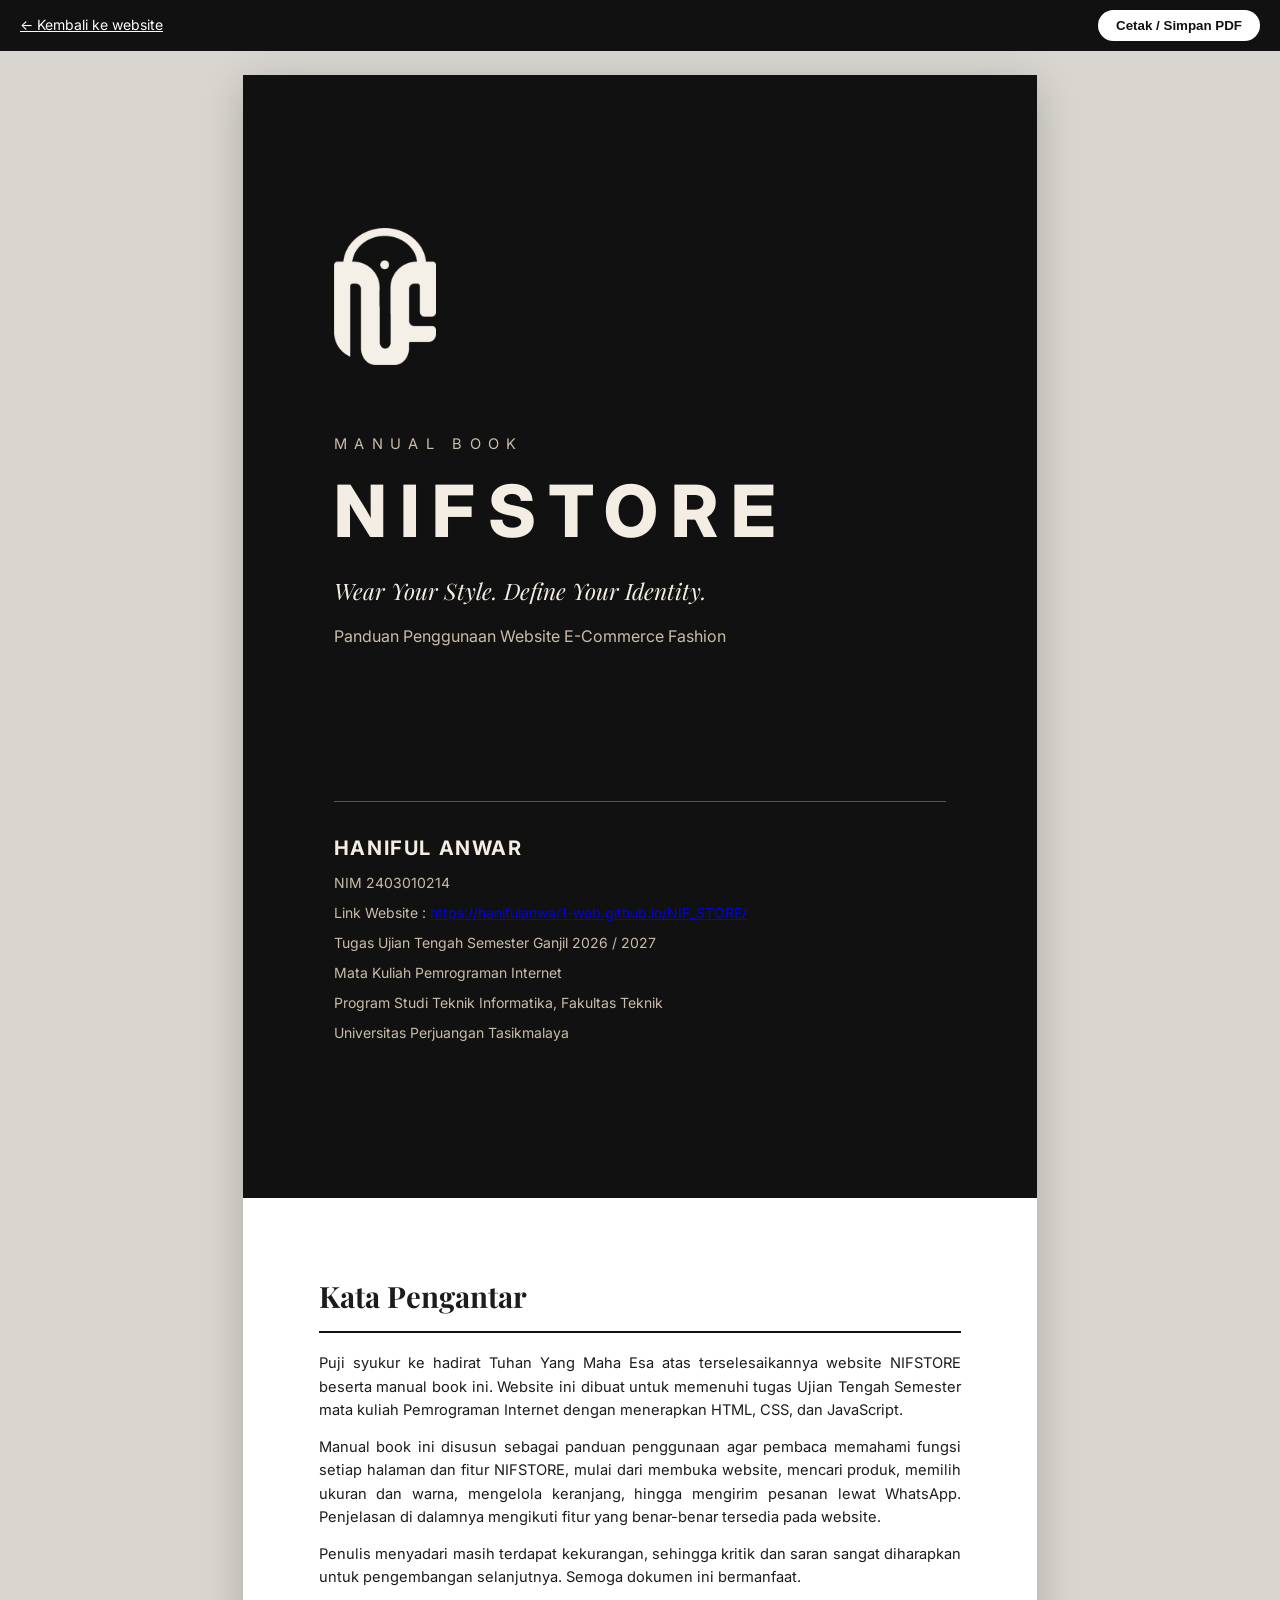
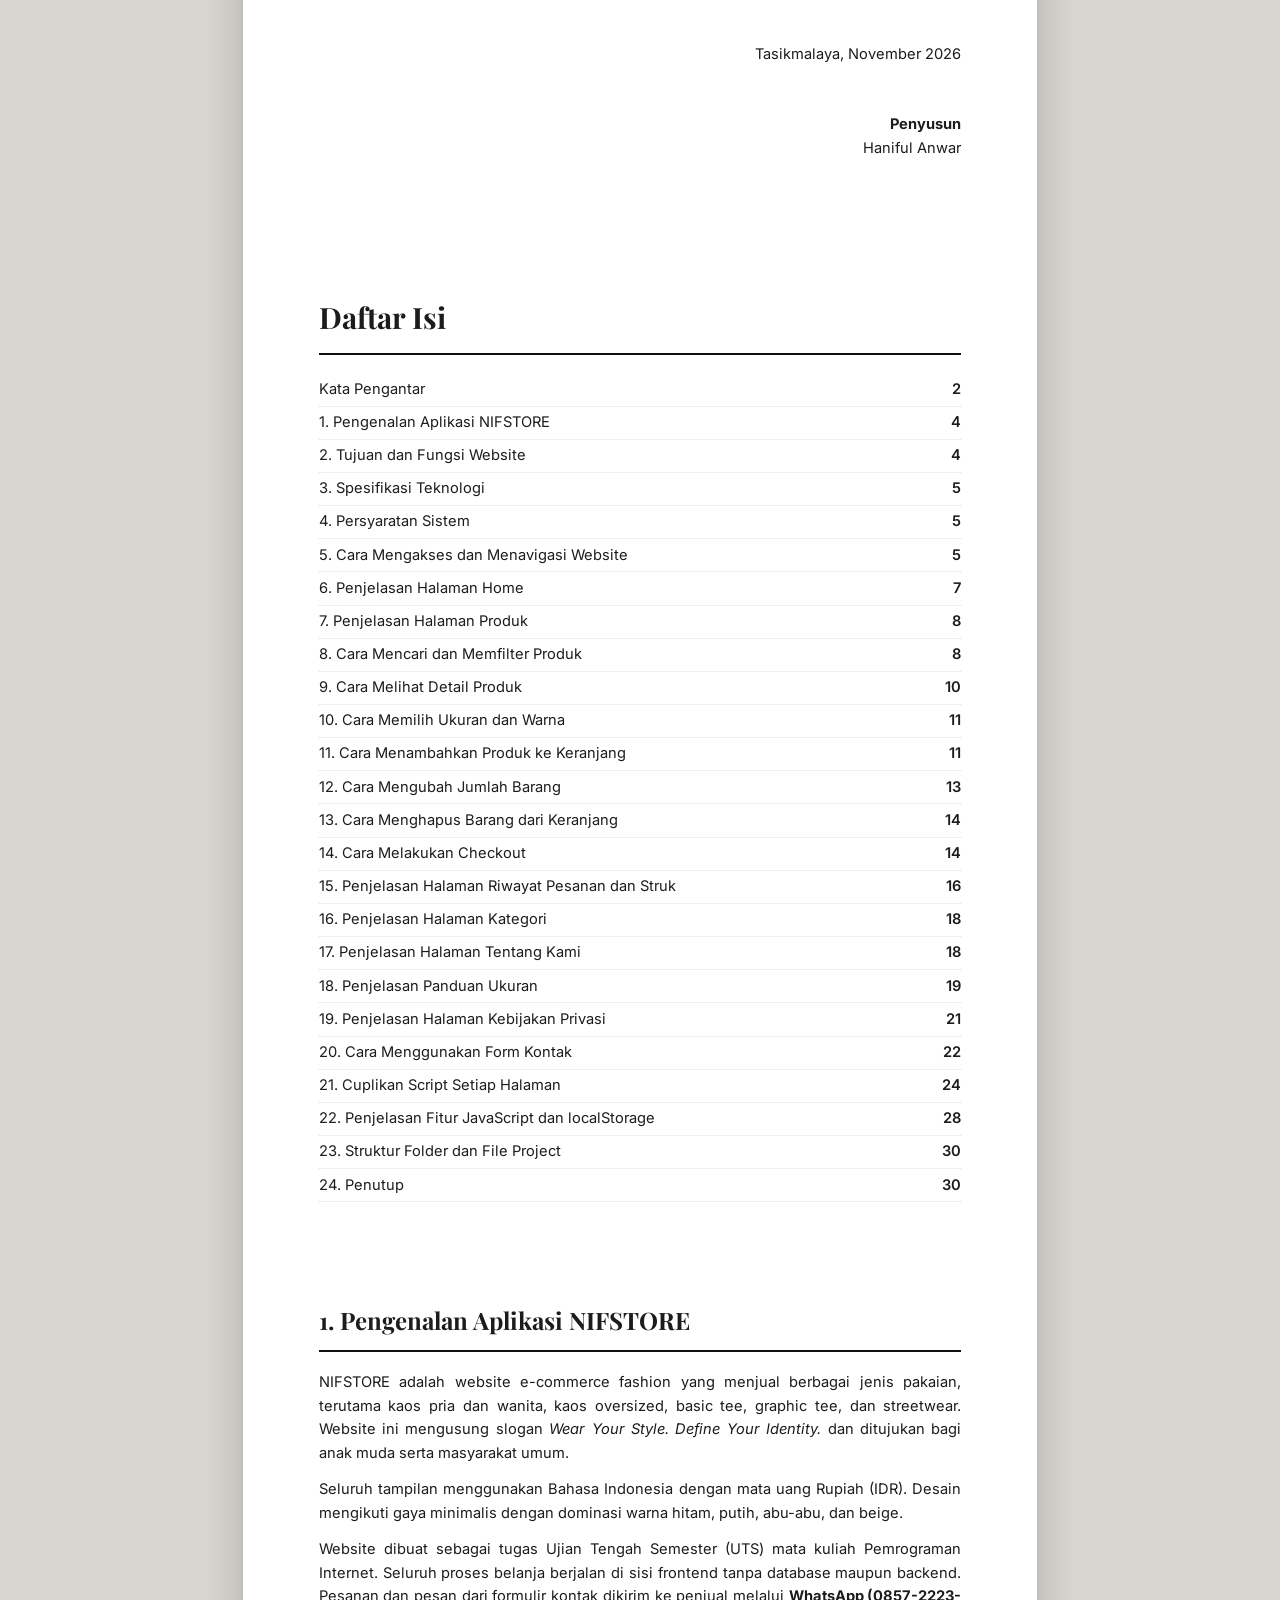
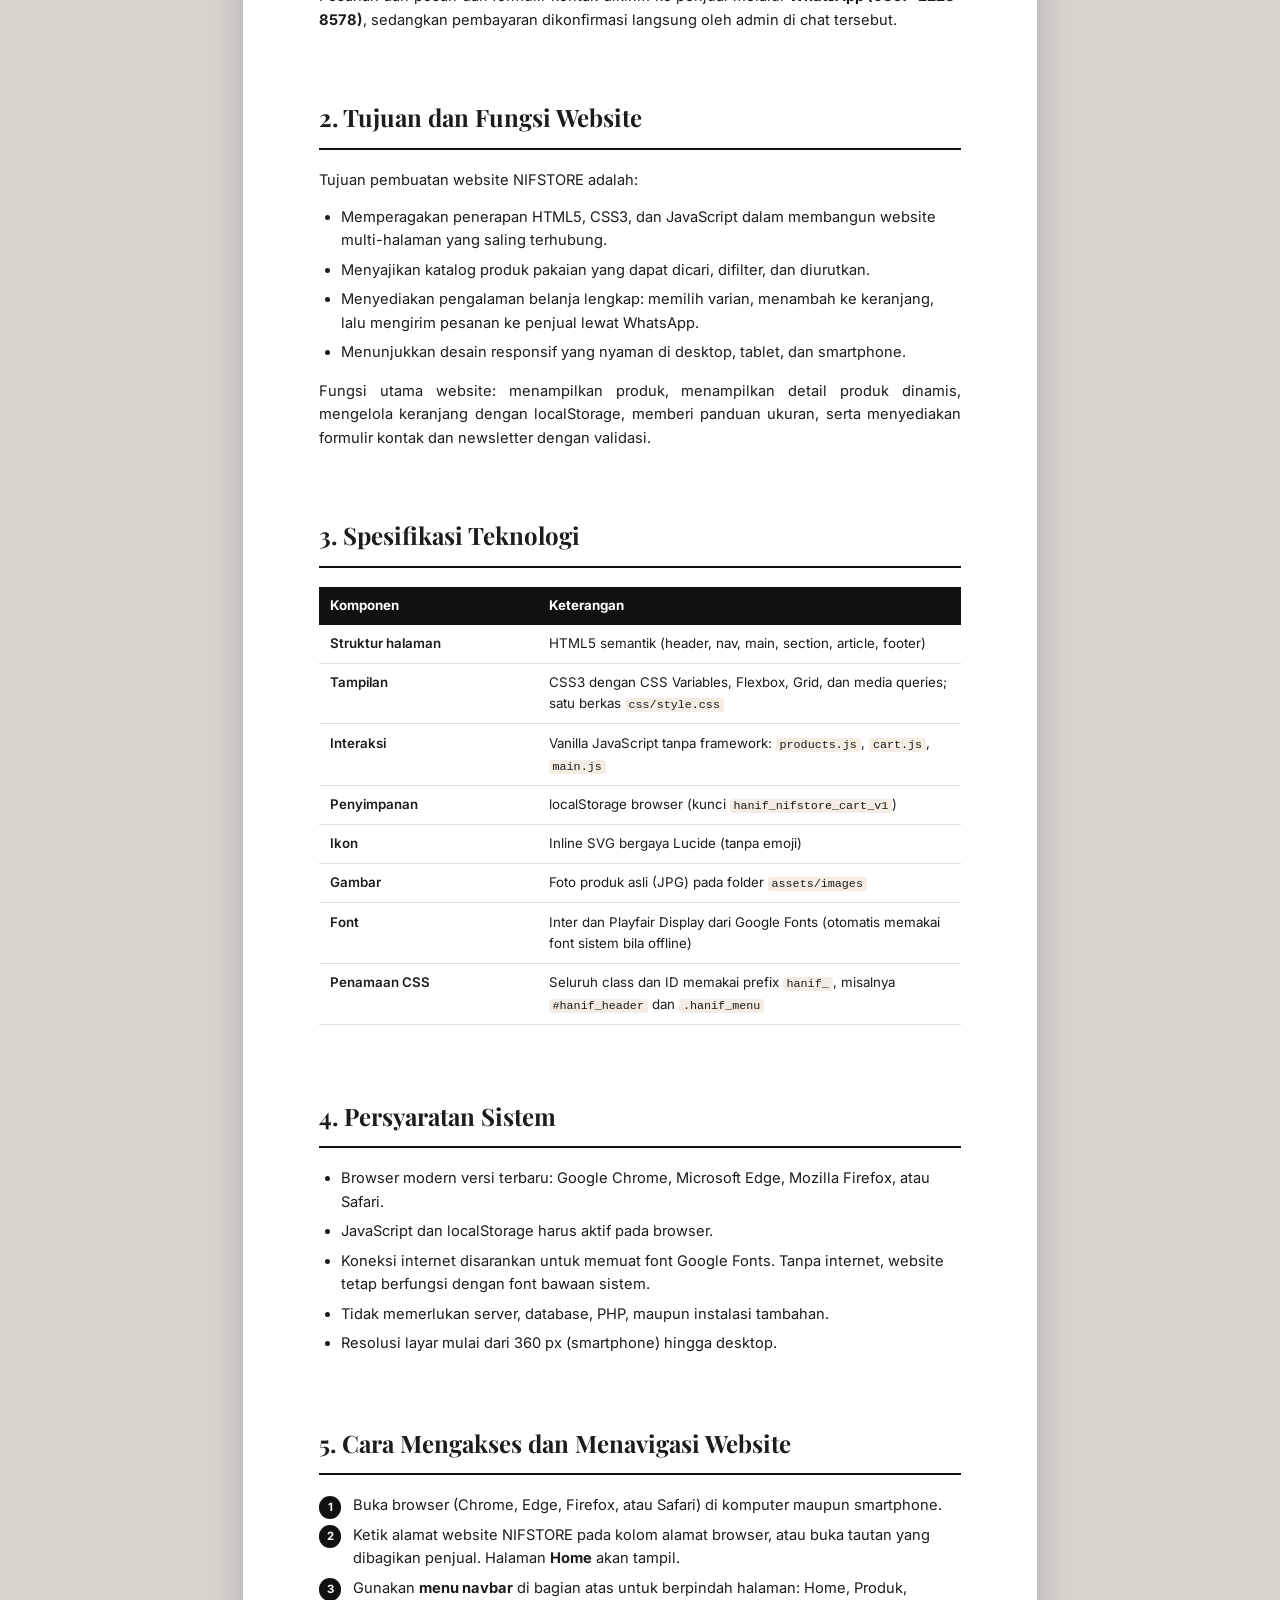
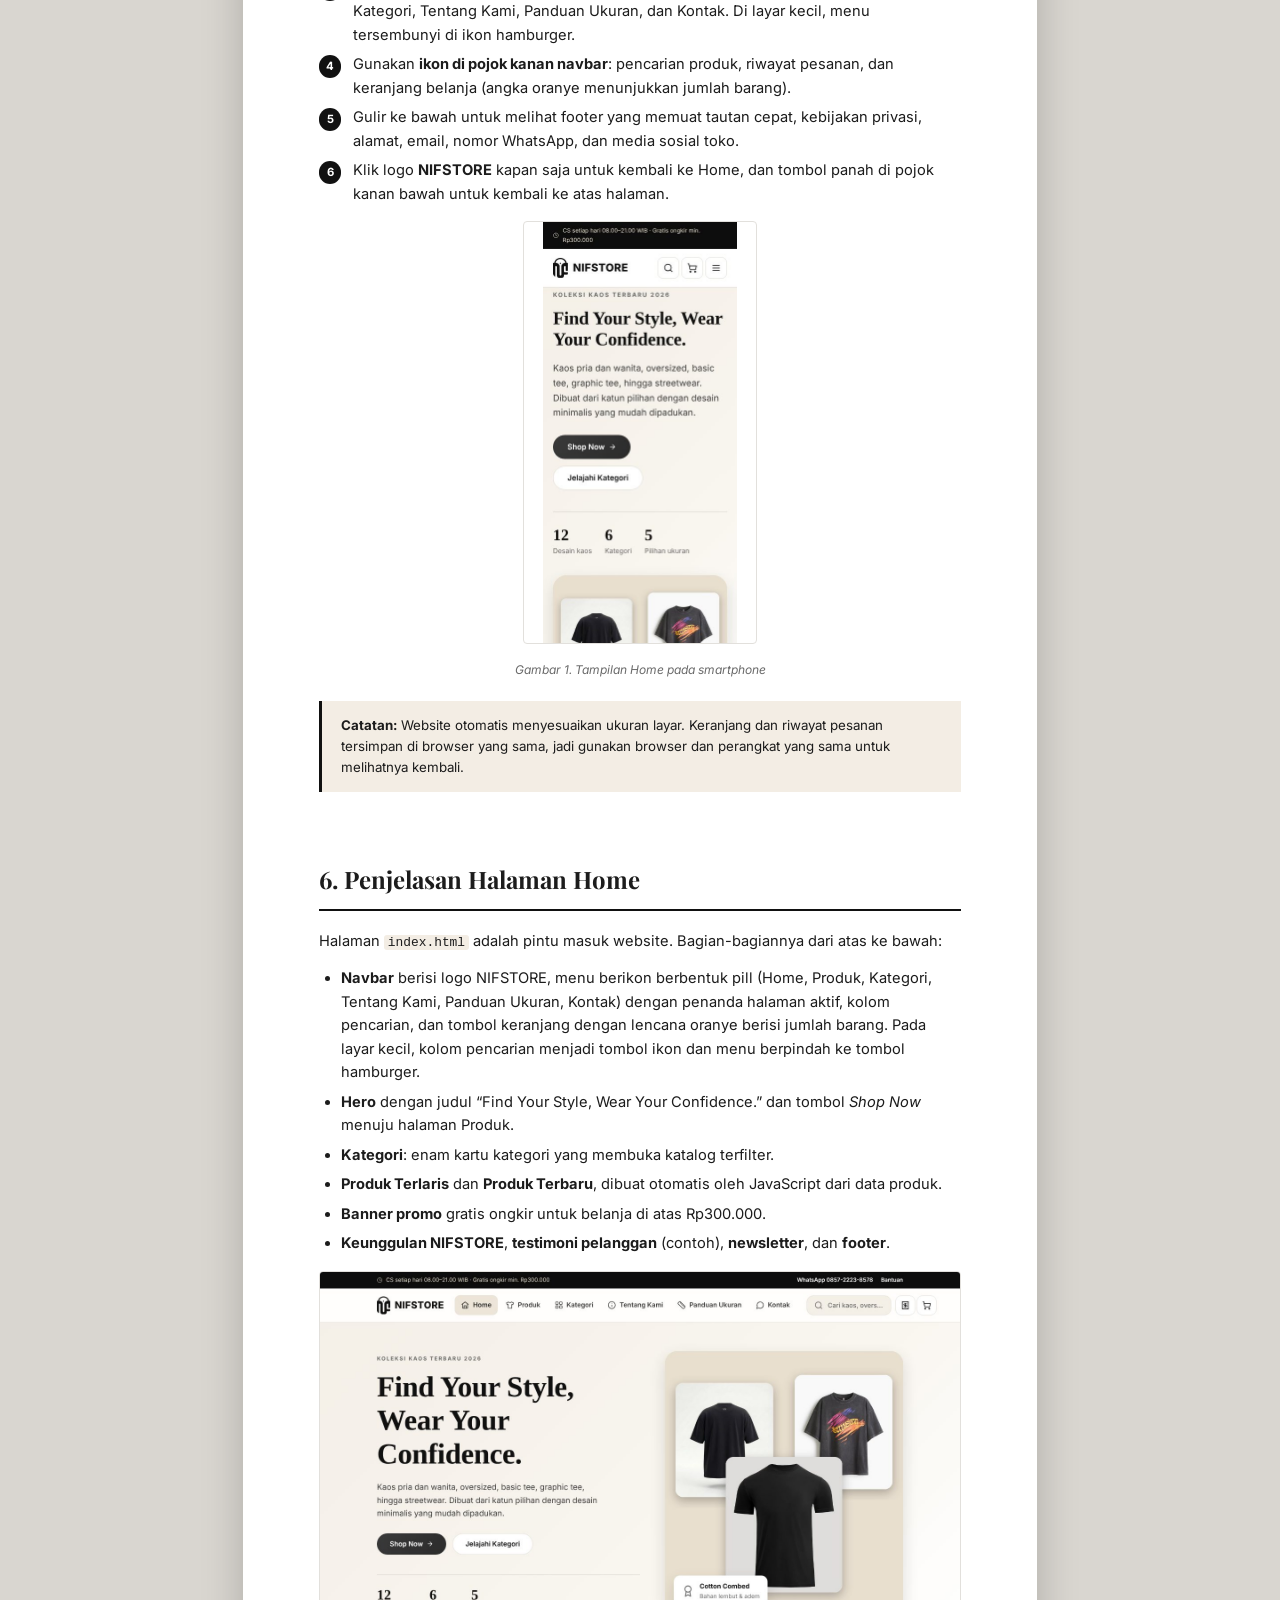
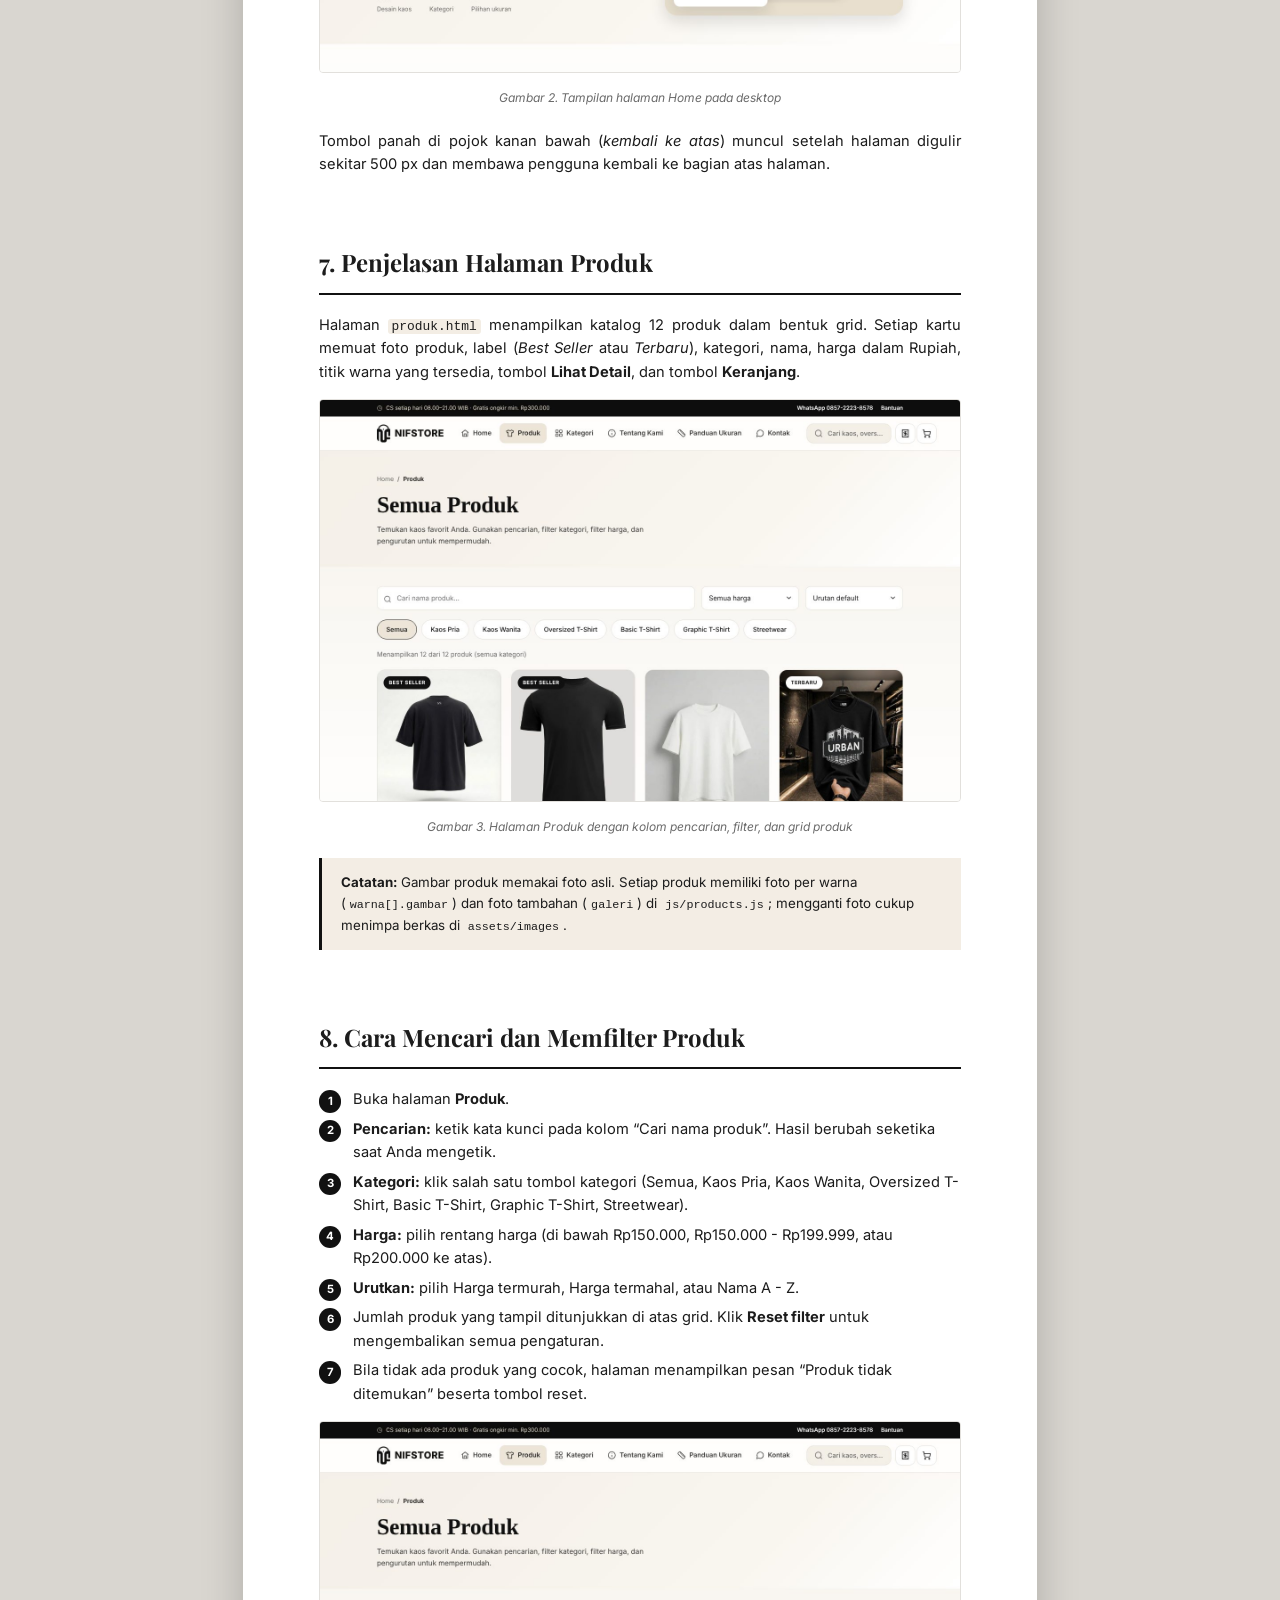
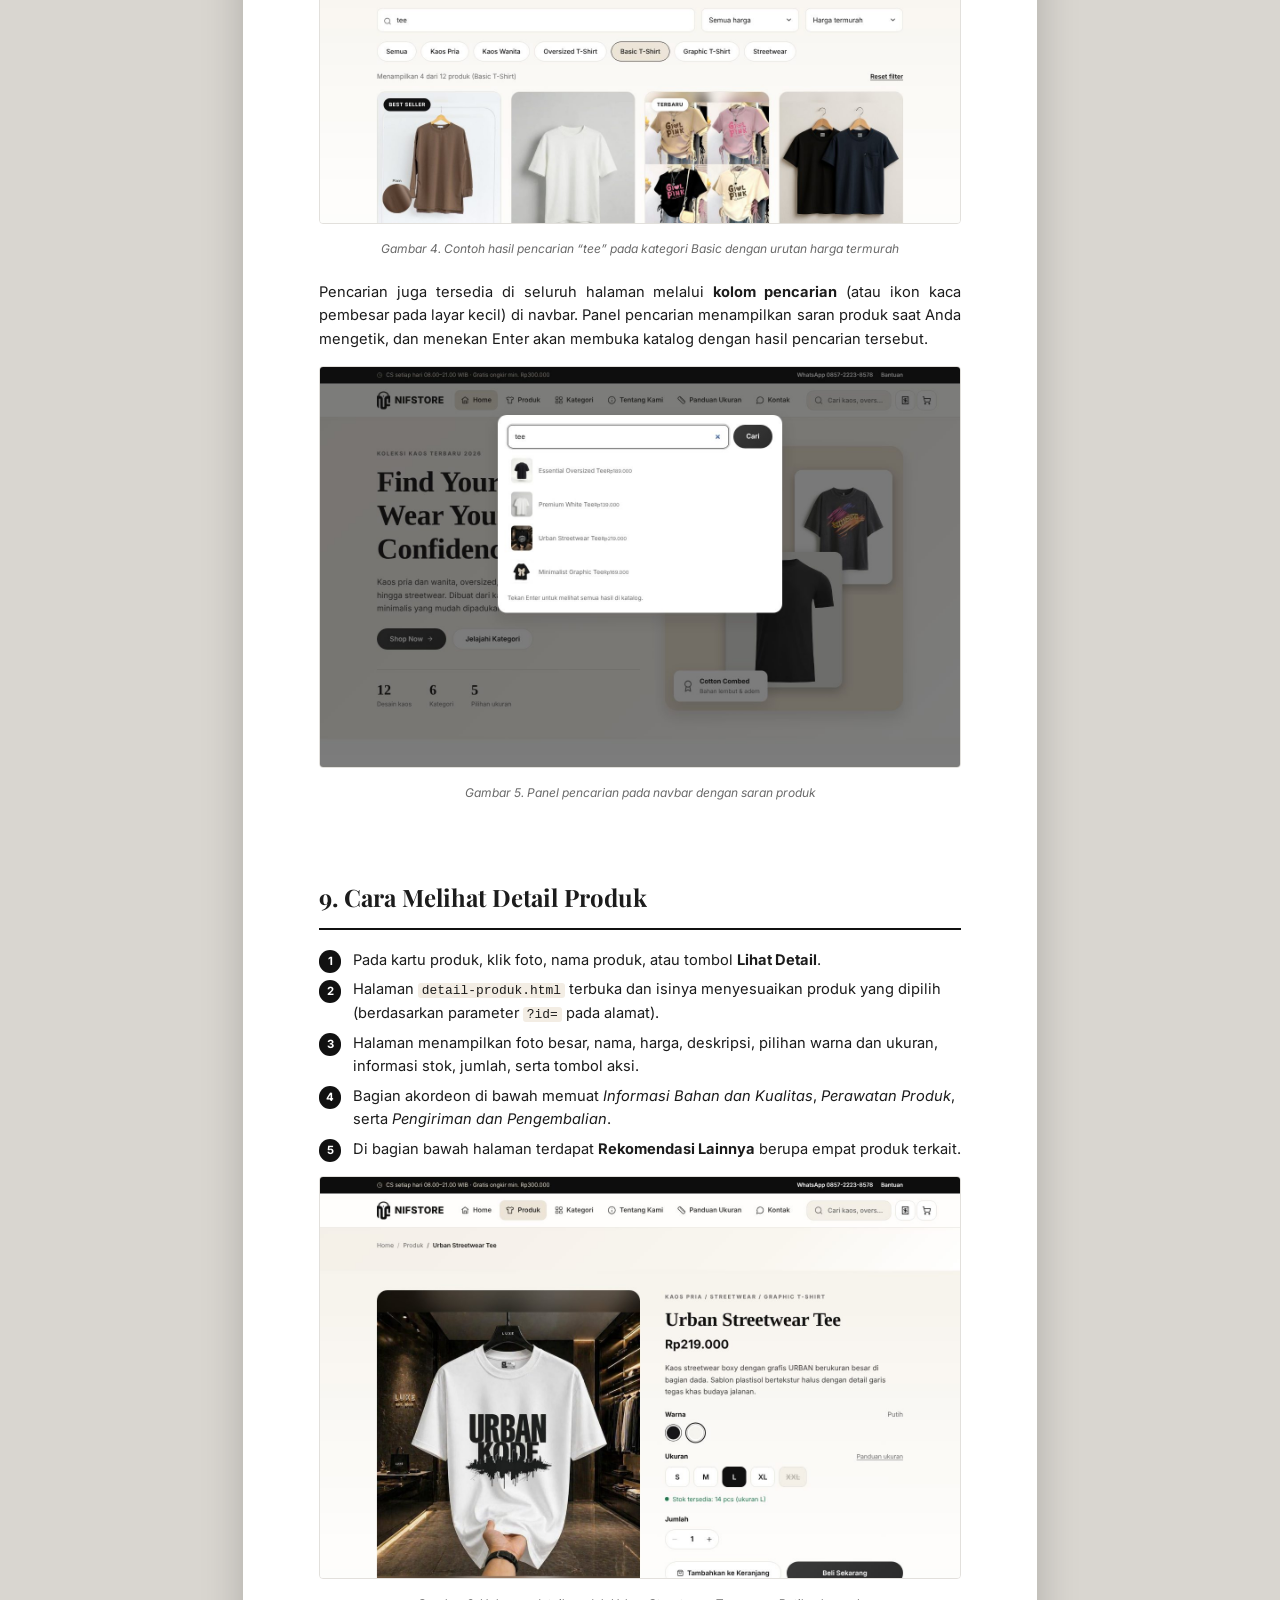
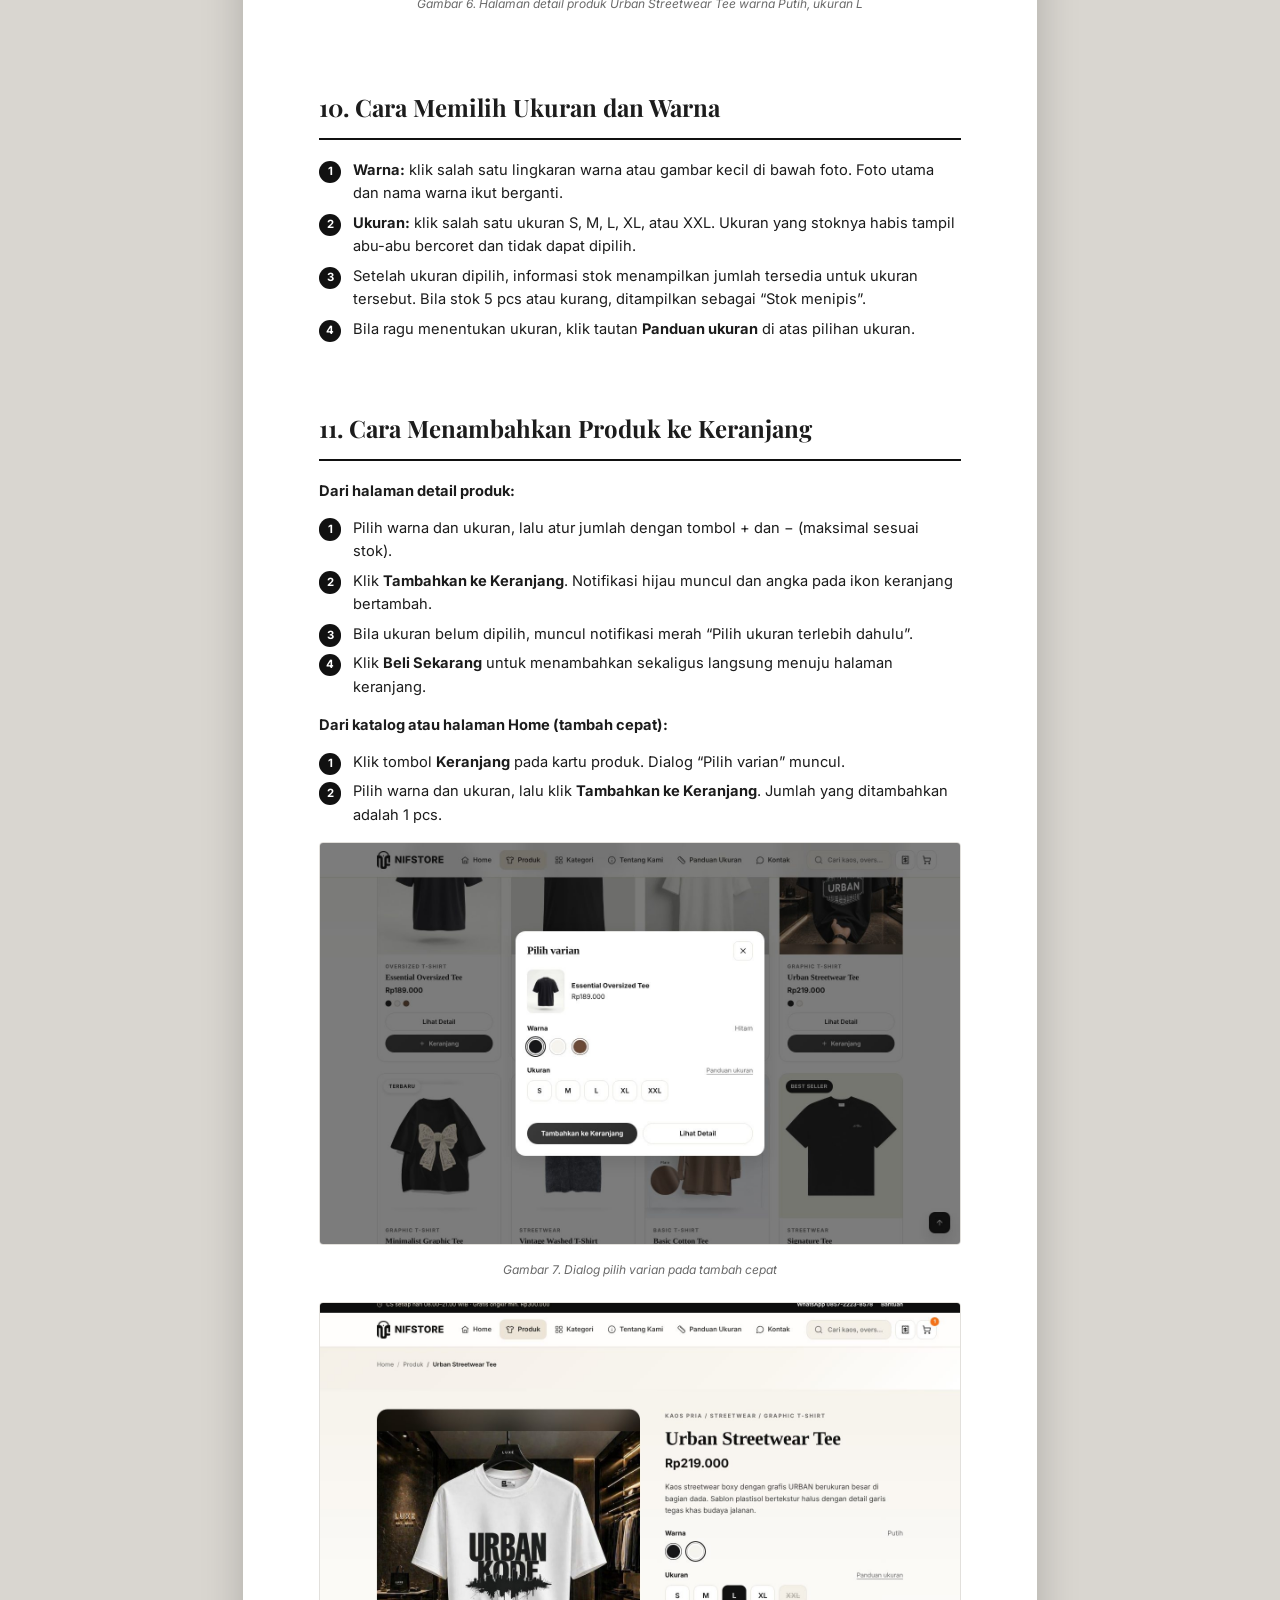
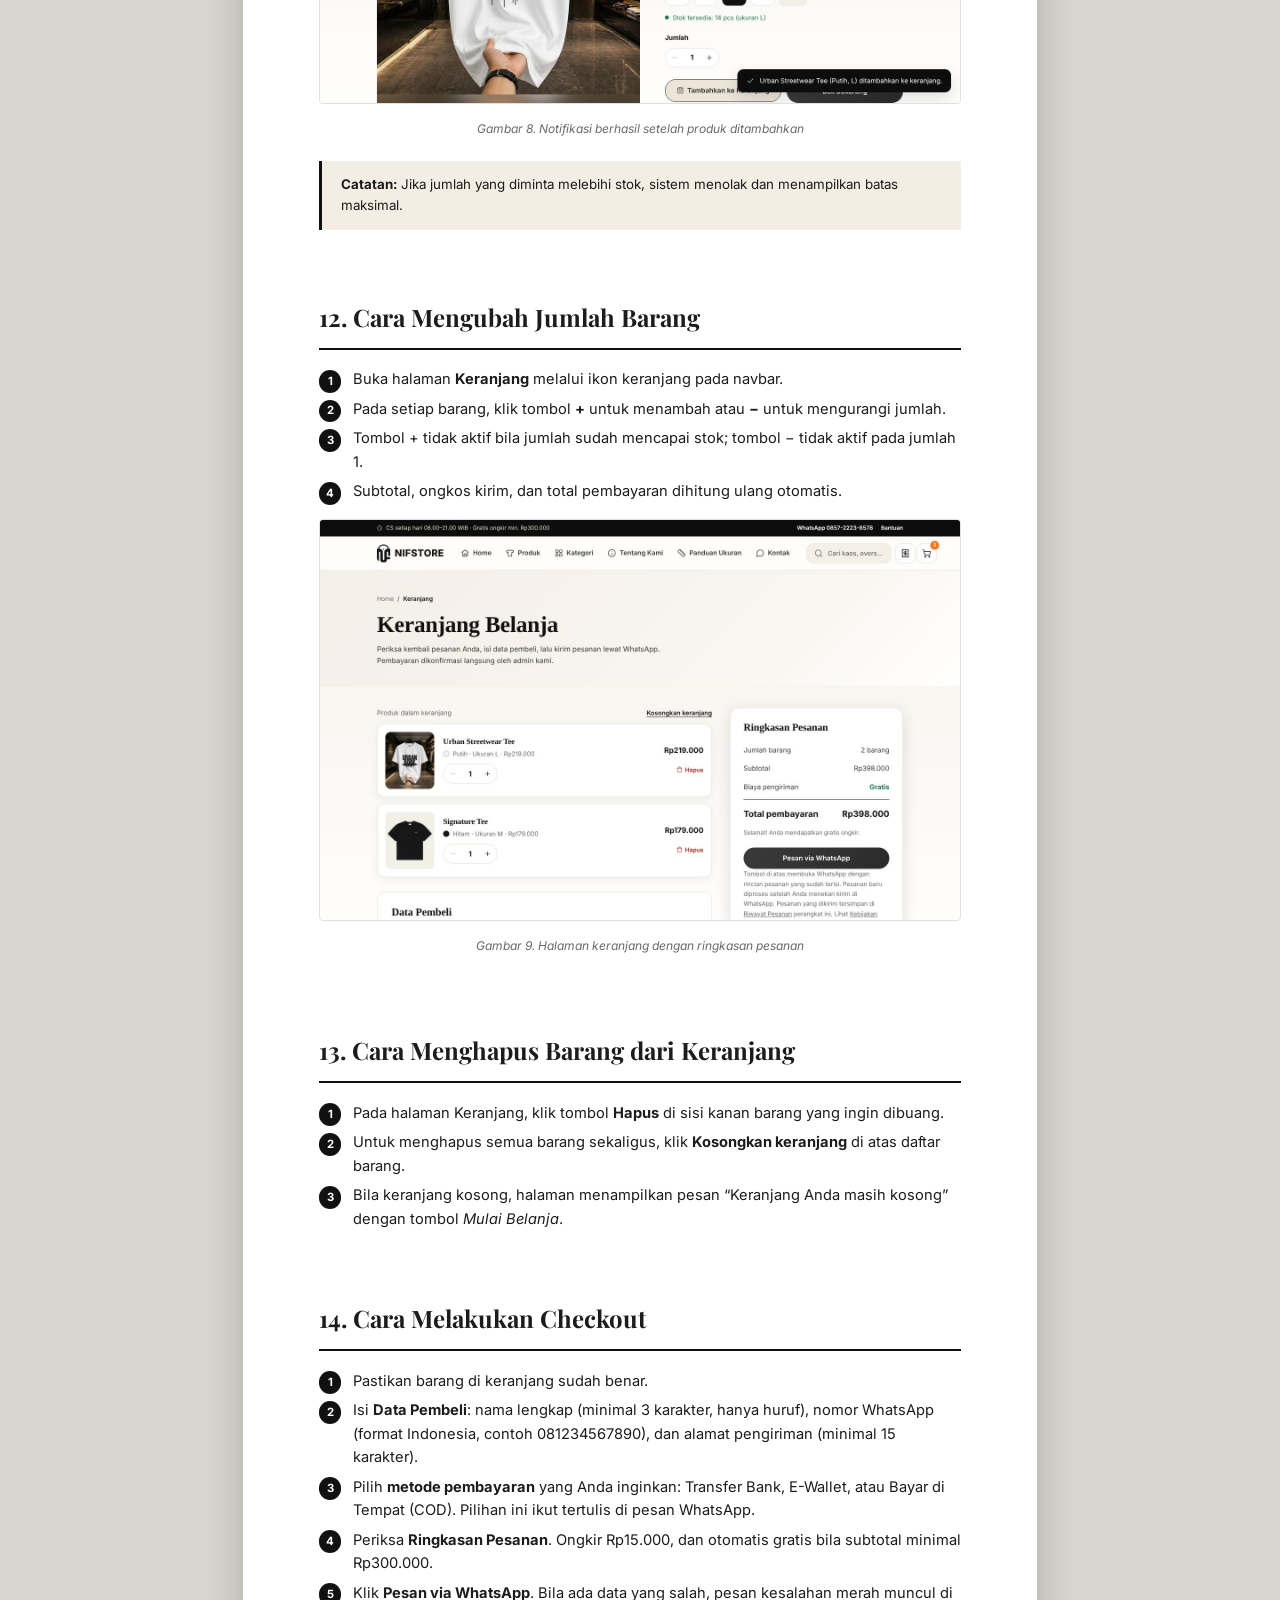
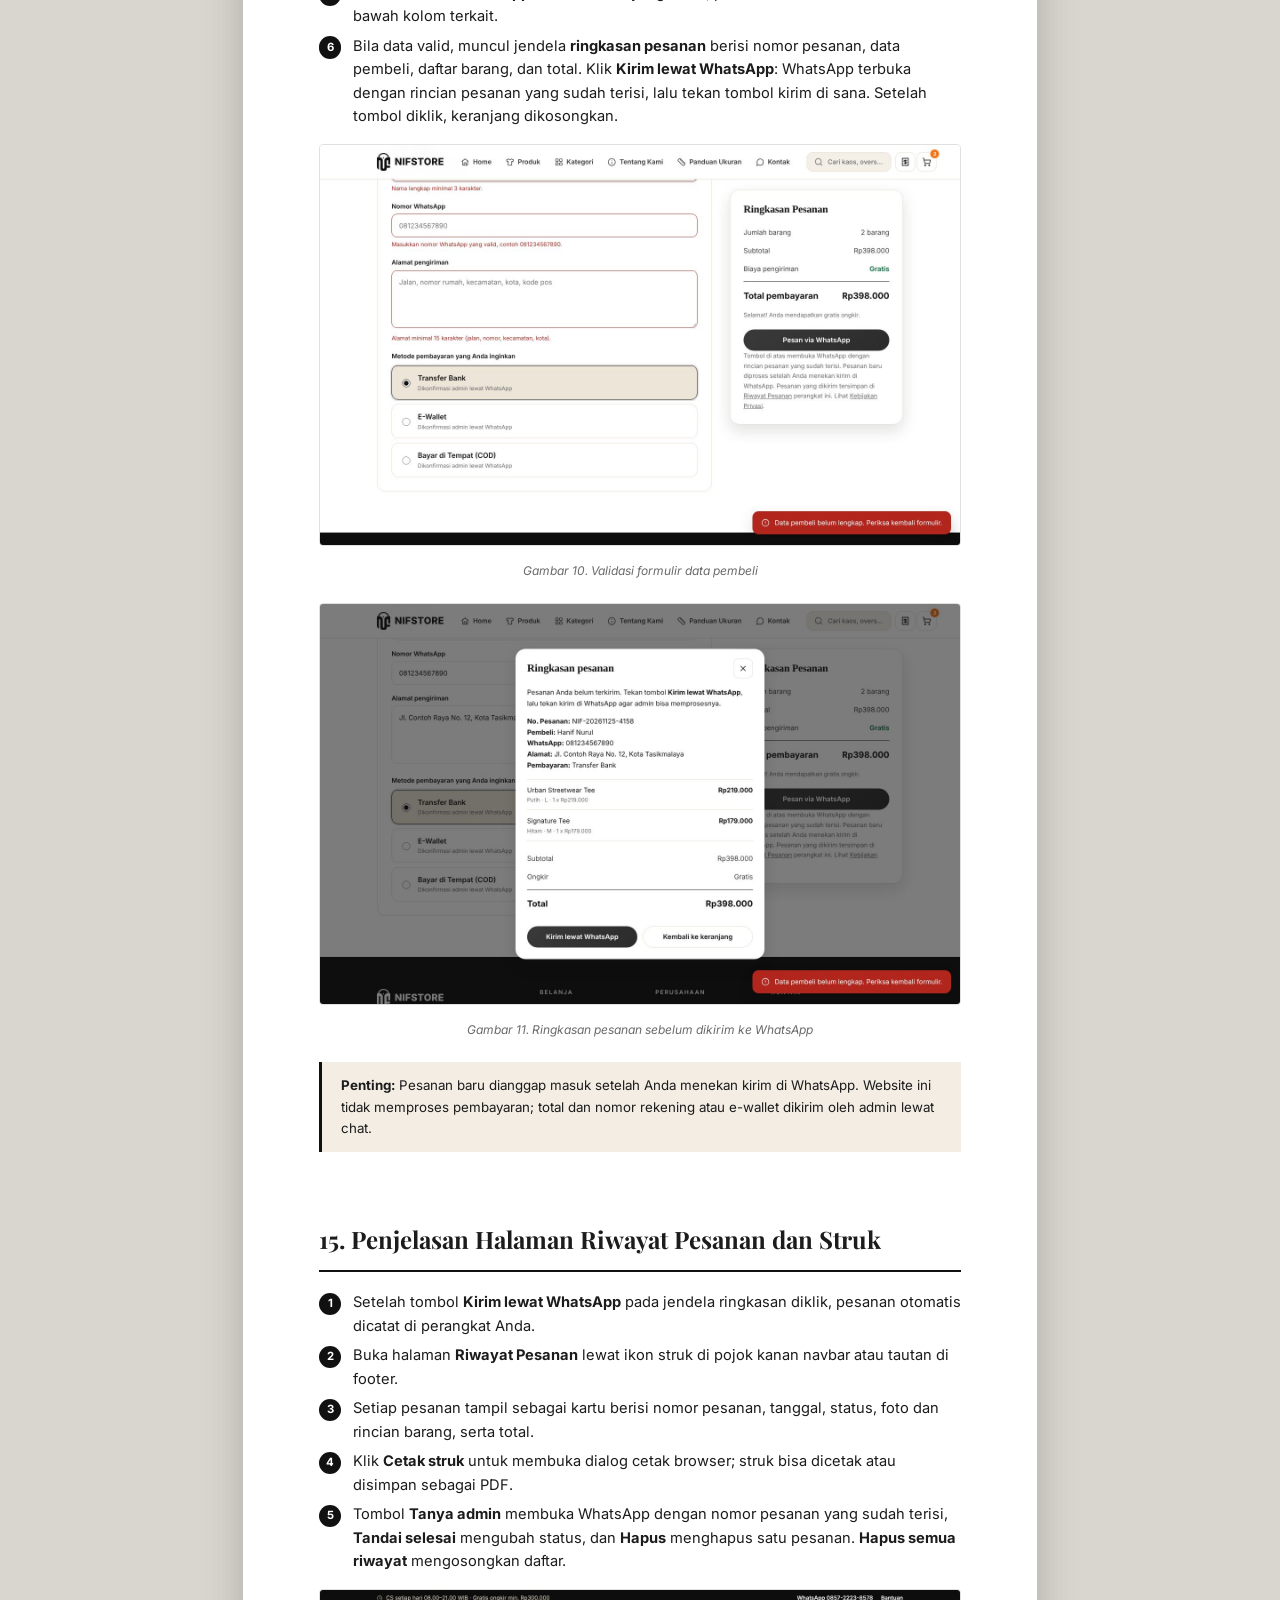
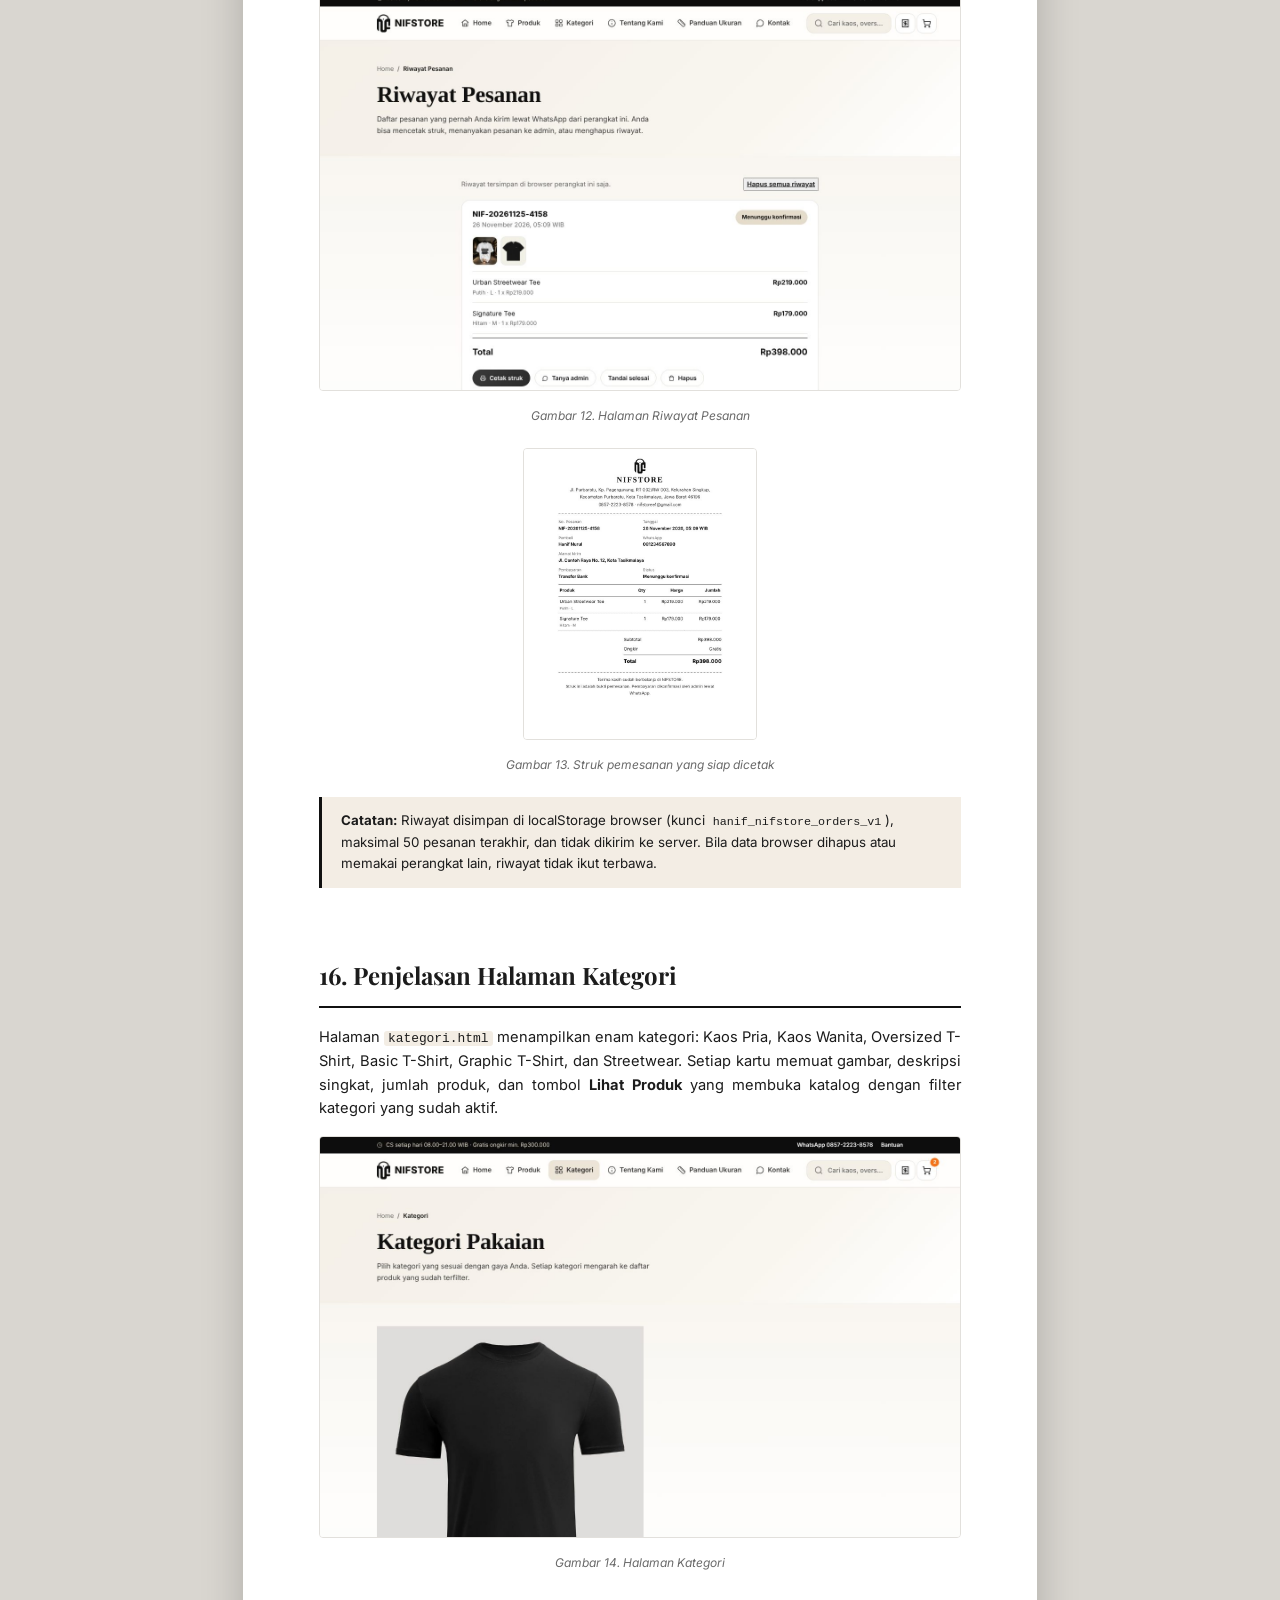
<file: manual-book.html>
<!DOCTYPE html>
<html lang="id">
<head>
  <meta charset="UTF-8">
  <meta name="viewport" content="width=device-width, initial-scale=1">
  <title>Manual Book NIFSTORE</title>
  <link rel="icon" type="image/png" href="assets/icons/favicon.png">
  <link rel="stylesheet" href="https://fonts.googleapis.com/css2?family=Inter:wght@400;500;600;700;800&family=Playfair+Display:wght@500;600;700&display=swap">
  <link rel="stylesheet" href="css/manual-book.css">
</head>
<body>
  <div class="hanif_mb_toolbar"><a href="index.html">&larr; Kembali ke website</a><button type="button" onclick="window.print()">Cetak / Simpan PDF</button></div>
  <main class="hanif_mb_doc">
    <!-- COVER -->
    <section class="hanif_mb_cover">
      <div class="hanif_mb_cover_logo"><img src="assets/icons/logo-krem.png" alt="Logo NIFSTORE"></div>
      <p class="hanif_mb_cover_eyebrow">MANUAL BOOK</p>
      <h1>NIFSTORE</h1>
      <p class="hanif_mb_cover_slogan">Wear Your Style. Define Your Identity.</p>
      <p class="hanif_mb_cover_sub">Panduan Penggunaan Website E-Commerce Fashion</p>
      <div class="hanif_mb_cover_meta">
        <span class="hanif_mb_cover_name">HANIFUL ANWAR</span>
        <span>NIM 2403010214</span>
        <span>Link Website : <a href="https://hanifulanwar1-web.github.io/NIF_STORE/" target="_blank">https://hanifulanwar1-web.github.io/NIF_STORE/</a></span>
        <span>Tugas Ujian Tengah Semester Ganjil 2026 / 2027</span>
        <span>Mata Kuliah Pemrograman Internet</span>
        <span>Program Studi Teknik Informatika, Fakultas Teknik</span>
        <span>Universitas Perjuangan Tasikmalaya</span>
      </div>
    </section>

    <!-- KATA PENGANTAR -->
    <section class="hanif_mb_front" id="hanif_kata_pengantar">
      <h2 class="hanif_mb_unnum">Kata Pengantar</h2>
      <p>Puji syukur ke hadirat Tuhan Yang Maha Esa atas terselesaikannya website NIFSTORE beserta manual book ini. Website ini dibuat untuk memenuhi tugas Ujian Tengah Semester mata kuliah Pemrograman Internet dengan menerapkan HTML, CSS, dan JavaScript.</p>
      <p>Manual book ini disusun sebagai panduan penggunaan agar pembaca memahami fungsi setiap halaman dan fitur NIFSTORE, mulai dari membuka website, mencari produk, memilih ukuran dan warna, mengelola keranjang, hingga mengirim pesanan lewat WhatsApp. Penjelasan di dalamnya mengikuti fitur yang benar-benar tersedia pada website.</p>
      <p>Penulis menyadari masih terdapat kekurangan, sehingga kritik dan saran sangat diharapkan untuk pengembangan selanjutnya. Semoga dokumen ini bermanfaat.</p>
      <p class="hanif_mb_sign">Tasikmalaya, November 2026<br><br><br><strong>Penyusun</strong><br>Haniful Anwar</p>
    </section>

    <!-- DAFTAR ISI -->
    <section class="hanif_mb_front hanif_mb_toc" id="hanif_daftar_isi">
      <h2 class="hanif_mb_unnum">Daftar Isi</h2>
      <ol><li><a href="#hanif_kata_pengantar"><span class="hanif_mb_toc_t">Kata Pengantar</span><span class="hanif_mb_toc_dots"></span><span class="hanif_mb_toc_p">2</span></a></li><li><a href="#hanif_bab_1"><span class="hanif_mb_toc_t">1. Pengenalan Aplikasi NIFSTORE</span><span class="hanif_mb_toc_dots"></span><span class="hanif_mb_toc_p">4</span></a></li><li><a href="#hanif_bab_2"><span class="hanif_mb_toc_t">2. Tujuan dan Fungsi Website</span><span class="hanif_mb_toc_dots"></span><span class="hanif_mb_toc_p">4</span></a></li><li><a href="#hanif_bab_3"><span class="hanif_mb_toc_t">3. Spesifikasi Teknologi</span><span class="hanif_mb_toc_dots"></span><span class="hanif_mb_toc_p">5</span></a></li><li><a href="#hanif_bab_4"><span class="hanif_mb_toc_t">4. Persyaratan Sistem</span><span class="hanif_mb_toc_dots"></span><span class="hanif_mb_toc_p">5</span></a></li><li><a href="#hanif_bab_5"><span class="hanif_mb_toc_t">5. Cara Mengakses dan Menavigasi Website</span><span class="hanif_mb_toc_dots"></span><span class="hanif_mb_toc_p">5</span></a></li><li><a href="#hanif_bab_6"><span class="hanif_mb_toc_t">6. Penjelasan Halaman Home</span><span class="hanif_mb_toc_dots"></span><span class="hanif_mb_toc_p">7</span></a></li><li><a href="#hanif_bab_7"><span class="hanif_mb_toc_t">7. Penjelasan Halaman Produk</span><span class="hanif_mb_toc_dots"></span><span class="hanif_mb_toc_p">8</span></a></li><li><a href="#hanif_bab_8"><span class="hanif_mb_toc_t">8. Cara Mencari dan Memfilter Produk</span><span class="hanif_mb_toc_dots"></span><span class="hanif_mb_toc_p">8</span></a></li><li><a href="#hanif_bab_9"><span class="hanif_mb_toc_t">9. Cara Melihat Detail Produk</span><span class="hanif_mb_toc_dots"></span><span class="hanif_mb_toc_p">10</span></a></li><li><a href="#hanif_bab_10"><span class="hanif_mb_toc_t">10. Cara Memilih Ukuran dan Warna</span><span class="hanif_mb_toc_dots"></span><span class="hanif_mb_toc_p">11</span></a></li><li><a href="#hanif_bab_11"><span class="hanif_mb_toc_t">11. Cara Menambahkan Produk ke Keranjang</span><span class="hanif_mb_toc_dots"></span><span class="hanif_mb_toc_p">11</span></a></li><li><a href="#hanif_bab_12"><span class="hanif_mb_toc_t">12. Cara Mengubah Jumlah Barang</span><span class="hanif_mb_toc_dots"></span><span class="hanif_mb_toc_p">13</span></a></li><li><a href="#hanif_bab_13"><span class="hanif_mb_toc_t">13. Cara Menghapus Barang dari Keranjang</span><span class="hanif_mb_toc_dots"></span><span class="hanif_mb_toc_p">14</span></a></li><li><a href="#hanif_bab_14"><span class="hanif_mb_toc_t">14. Cara Melakukan Checkout</span><span class="hanif_mb_toc_dots"></span><span class="hanif_mb_toc_p">14</span></a></li><li><a href="#hanif_bab_15"><span class="hanif_mb_toc_t">15. Penjelasan Halaman Riwayat Pesanan dan Struk</span><span class="hanif_mb_toc_dots"></span><span class="hanif_mb_toc_p">16</span></a></li><li><a href="#hanif_bab_16"><span class="hanif_mb_toc_t">16. Penjelasan Halaman Kategori</span><span class="hanif_mb_toc_dots"></span><span class="hanif_mb_toc_p">18</span></a></li><li><a href="#hanif_bab_17"><span class="hanif_mb_toc_t">17. Penjelasan Halaman Tentang Kami</span><span class="hanif_mb_toc_dots"></span><span class="hanif_mb_toc_p">18</span></a></li><li><a href="#hanif_bab_18"><span class="hanif_mb_toc_t">18. Penjelasan Panduan Ukuran</span><span class="hanif_mb_toc_dots"></span><span class="hanif_mb_toc_p">19</span></a></li><li><a href="#hanif_bab_19"><span class="hanif_mb_toc_t">19. Penjelasan Halaman Kebijakan Privasi</span><span class="hanif_mb_toc_dots"></span><span class="hanif_mb_toc_p">21</span></a></li><li><a href="#hanif_bab_20"><span class="hanif_mb_toc_t">20. Cara Menggunakan Form Kontak</span><span class="hanif_mb_toc_dots"></span><span class="hanif_mb_toc_p">22</span></a></li><li><a href="#hanif_bab_21"><span class="hanif_mb_toc_t">21. Cuplikan Script Setiap Halaman</span><span class="hanif_mb_toc_dots"></span><span class="hanif_mb_toc_p">24</span></a></li><li><a href="#hanif_bab_22"><span class="hanif_mb_toc_t">22. Penjelasan Fitur JavaScript dan localStorage</span><span class="hanif_mb_toc_dots"></span><span class="hanif_mb_toc_p">28</span></a></li><li><a href="#hanif_bab_23"><span class="hanif_mb_toc_t">23. Struktur Folder dan File Project</span><span class="hanif_mb_toc_dots"></span><span class="hanif_mb_toc_p">30</span></a></li><li><a href="#hanif_bab_24"><span class="hanif_mb_toc_t">24. Penutup</span><span class="hanif_mb_toc_dots"></span><span class="hanif_mb_toc_p">30</span></a></li></ol>
    </section>

    <section class="hanif_mb_chapter" id="hanif_bab_1"><h2>1. Pengenalan Aplikasi NIFSTORE</h2>
<p>NIFSTORE adalah website e-commerce fashion yang menjual berbagai jenis pakaian, terutama kaos pria dan wanita, kaos oversized, basic tee, graphic tee, dan streetwear. Website ini mengusung slogan <em>Wear Your Style. Define Your Identity.</em> dan ditujukan bagi anak muda serta masyarakat umum.</p>
<p>Seluruh tampilan menggunakan Bahasa Indonesia dengan mata uang Rupiah (IDR). Desain mengikuti gaya minimalis dengan dominasi warna hitam, putih, abu-abu, dan beige.</p>
<p>Website dibuat sebagai tugas Ujian Tengah Semester (UTS) mata kuliah Pemrograman Internet. Seluruh proses belanja berjalan di sisi frontend tanpa database maupun backend. Pesanan dan pesan dari formulir kontak dikirim ke penjual melalui <strong>WhatsApp (0857-2223-8578)</strong>, sedangkan pembayaran dikonfirmasi langsung oleh admin di chat tersebut.</p>
</section><section class="hanif_mb_chapter" id="hanif_bab_2"><h2>2. Tujuan dan Fungsi Website</h2>
<p>Tujuan pembuatan website NIFSTORE adalah:</p>
<ul>
<li>Memperagakan penerapan HTML5, CSS3, dan JavaScript dalam membangun website multi-halaman yang saling terhubung.</li>
<li>Menyajikan katalog produk pakaian yang dapat dicari, difilter, dan diurutkan.</li>
<li>Menyediakan pengalaman belanja lengkap: memilih varian, menambah ke keranjang, lalu mengirim pesanan ke penjual lewat WhatsApp.</li>
<li>Menunjukkan desain responsif yang nyaman di desktop, tablet, dan smartphone.</li>
</ul>
<p>Fungsi utama website: menampilkan produk, menampilkan detail produk dinamis, mengelola keranjang dengan localStorage, memberi panduan ukuran, serta menyediakan formulir kontak dan newsletter dengan validasi.</p>
</section><section class="hanif_mb_chapter" id="hanif_bab_3"><h2>3. Spesifikasi Teknologi</h2>
<table class="hanif_mb_table"><thead><tr><th>Komponen</th><th>Keterangan</th></tr></thead><tbody>
<tr><td>Struktur halaman</td><td>HTML5 semantik (header, nav, main, section, article, footer)</td></tr>
<tr><td>Tampilan</td><td>CSS3 dengan CSS Variables, Flexbox, Grid, dan media queries; satu berkas <code>css/style.css</code></td></tr>
<tr><td>Interaksi</td><td>Vanilla JavaScript tanpa framework: <code>products.js</code>, <code>cart.js</code>, <code>main.js</code></td></tr>
<tr><td>Penyimpanan</td><td>localStorage browser (kunci <code>hanif_nifstore_cart_v1</code>)</td></tr>
<tr><td>Ikon</td><td>Inline SVG bergaya Lucide (tanpa emoji)</td></tr>
<tr><td>Gambar</td><td>Foto produk asli (JPG) pada folder <code>assets/images</code></td></tr>
<tr><td>Font</td><td>Inter dan Playfair Display dari Google Fonts (otomatis memakai font sistem bila offline)</td></tr>
<tr><td>Penamaan CSS</td><td>Seluruh class dan ID memakai prefix <code>hanif_</code>, misalnya <code>#hanif_header</code> dan <code>.hanif_menu</code></td></tr>
</tbody></table>
</section><section class="hanif_mb_chapter" id="hanif_bab_4"><h2>4. Persyaratan Sistem</h2>
<ul>
<li>Browser modern versi terbaru: Google Chrome, Microsoft Edge, Mozilla Firefox, atau Safari.</li>
<li>JavaScript dan localStorage harus aktif pada browser.</li>
<li>Koneksi internet disarankan untuk memuat font Google Fonts. Tanpa internet, website tetap berfungsi dengan font bawaan sistem.</li>
<li>Tidak memerlukan server, database, PHP, maupun instalasi tambahan.</li>
<li>Resolusi layar mulai dari 360 px (smartphone) hingga desktop.</li>
</ul>
</section><section class="hanif_mb_chapter" id="hanif_bab_5"><h2>5. Cara Mengakses dan Menavigasi Website</h2><ol class="hanif_mb_steps"><li>Buka browser (Chrome, Edge, Firefox, atau Safari) di komputer maupun smartphone.</li><li>Ketik alamat website NIFSTORE pada kolom alamat browser, atau buka tautan yang dibagikan penjual. Halaman <strong>Home</strong> akan tampil.</li><li>Gunakan <strong>menu navbar</strong> di bagian atas untuk berpindah halaman: Home, Produk, Kategori, Tentang Kami, Panduan Ukuran, dan Kontak. Di layar kecil, menu tersembunyi di ikon hamburger.</li><li>Gunakan <strong>ikon di pojok kanan navbar</strong>: pencarian produk, riwayat pesanan, dan keranjang belanja (angka oranye menunjukkan jumlah barang).</li><li>Gulir ke bawah untuk melihat footer yang memuat tautan cepat, kebijakan privasi, alamat, email, nomor WhatsApp, dan media sosial toko.</li><li>Klik logo <strong>NIFSTORE</strong> kapan saja untuk kembali ke Home, dan tombol panah di pojok kanan bawah untuk kembali ke atas halaman.</li></ol><figure class="hanif_mb_fig hanif_mb_fig_small"><img src="assets/screenshots/mobile-home.jpg" alt="Tampilan Home pada smartphone"><figcaption>Gambar 1. Tampilan Home pada smartphone</figcaption></figure><div class="hanif_mb_note"><strong>Catatan:</strong> Website otomatis menyesuaikan ukuran layar. Keranjang dan riwayat pesanan tersimpan di browser yang sama, jadi gunakan browser dan perangkat yang sama untuk melihatnya kembali.</div></section><section class="hanif_mb_chapter" id="hanif_bab_6"><h2>6. Penjelasan Halaman Home</h2>
<p>Halaman <code>index.html</code> adalah pintu masuk website. Bagian-bagiannya dari atas ke bawah:</p>
<ul>
<li><strong>Navbar</strong> berisi logo NIFSTORE, menu berikon berbentuk pill (Home, Produk, Kategori, Tentang Kami, Panduan Ukuran, Kontak) dengan penanda halaman aktif, kolom pencarian, dan tombol keranjang dengan lencana oranye berisi jumlah barang. Pada layar kecil, kolom pencarian menjadi tombol ikon dan menu berpindah ke tombol hamburger.</li>
<li><strong>Hero</strong> dengan judul &ldquo;Find Your Style, Wear Your Confidence.&rdquo; dan tombol <em>Shop Now</em> menuju halaman Produk.</li>
<li><strong>Kategori</strong>: enam kartu kategori yang membuka katalog terfilter.</li>
<li><strong>Produk Terlaris</strong> dan <strong>Produk Terbaru</strong>, dibuat otomatis oleh JavaScript dari data produk.</li>
<li><strong>Banner promo</strong> gratis ongkir untuk belanja di atas Rp300.000.</li>
<li><strong>Keunggulan NIFSTORE</strong>, <strong>testimoni pelanggan</strong> (contoh), <strong>newsletter</strong>, dan <strong>footer</strong>.</li>
</ul>
<figure class="hanif_mb_fig"><img src="assets/screenshots/home.jpg" alt="Tampilan halaman Home pada desktop"><figcaption>Gambar 2. Tampilan halaman Home pada desktop</figcaption></figure>
<p>Tombol panah di pojok kanan bawah (<em>kembali ke atas</em>) muncul setelah halaman digulir sekitar 500 px dan membawa pengguna kembali ke bagian atas halaman.</p>
</section><section class="hanif_mb_chapter" id="hanif_bab_7"><h2>7. Penjelasan Halaman Produk</h2>
<p>Halaman <code>produk.html</code> menampilkan katalog 12 produk dalam bentuk grid. Setiap kartu memuat foto produk, label (<em>Best Seller</em> atau <em>Terbaru</em>), kategori, nama, harga dalam Rupiah, titik warna yang tersedia, tombol <strong>Lihat Detail</strong>, dan tombol <strong>Keranjang</strong>.</p>
<figure class="hanif_mb_fig"><img src="assets/screenshots/produk.jpg" alt="Halaman Produk dengan kolom pencarian, filter, dan grid produk"><figcaption>Gambar 3. Halaman Produk dengan kolom pencarian, filter, dan grid produk</figcaption></figure><div class="hanif_mb_note"><strong>Catatan:</strong> Gambar produk memakai foto asli. Setiap produk memiliki foto per warna (<code>warna[].gambar</code>) dan foto tambahan (<code>galeri</code>) di <code>js/products.js</code>; mengganti foto cukup menimpa berkas di <code>assets/images</code>.</div></section><section class="hanif_mb_chapter" id="hanif_bab_8"><h2>8. Cara Mencari dan Memfilter Produk</h2><ol class="hanif_mb_steps"><li>Buka halaman <strong>Produk</strong>.</li><li><strong>Pencarian:</strong> ketik kata kunci pada kolom &ldquo;Cari nama produk&rdquo;. Hasil berubah seketika saat Anda mengetik.</li><li><strong>Kategori:</strong> klik salah satu tombol kategori (Semua, Kaos Pria, Kaos Wanita, Oversized T-Shirt, Basic T-Shirt, Graphic T-Shirt, Streetwear).</li><li><strong>Harga:</strong> pilih rentang harga (di bawah Rp150.000, Rp150.000 - Rp199.999, atau Rp200.000 ke atas).</li><li><strong>Urutkan:</strong> pilih Harga termurah, Harga termahal, atau Nama A - Z.</li><li>Jumlah produk yang tampil ditunjukkan di atas grid. Klik <strong>Reset filter</strong> untuk mengembalikan semua pengaturan.</li><li>Bila tidak ada produk yang cocok, halaman menampilkan pesan &ldquo;Produk tidak ditemukan&rdquo; beserta tombol reset.</li></ol><figure class="hanif_mb_fig"><img src="assets/screenshots/produk-filter.jpg" alt="Contoh hasil pencarian &ldquo;tee&rdquo; pada kategori Basic dengan urutan harga termurah"><figcaption>Gambar 4. Contoh hasil pencarian &ldquo;tee&rdquo; pada kategori Basic dengan urutan harga termurah</figcaption></figure><p>Pencarian juga tersedia di seluruh halaman melalui <strong>kolom pencarian</strong> (atau ikon kaca pembesar pada layar kecil) di navbar. Panel pencarian menampilkan saran produk saat Anda mengetik, dan menekan Enter akan membuka katalog dengan hasil pencarian tersebut.</p><figure class="hanif_mb_fig"><img src="assets/screenshots/pencarian.jpg" alt="Panel pencarian pada navbar dengan saran produk"><figcaption>Gambar 5. Panel pencarian pada navbar dengan saran produk</figcaption></figure></section><section class="hanif_mb_chapter" id="hanif_bab_9"><h2>9. Cara Melihat Detail Produk</h2><ol class="hanif_mb_steps"><li>Pada kartu produk, klik foto, nama produk, atau tombol <strong>Lihat Detail</strong>.</li><li>Halaman <code>detail-produk.html</code> terbuka dan isinya menyesuaikan produk yang dipilih (berdasarkan parameter <code>?id=</code> pada alamat).</li><li>Halaman menampilkan foto besar, nama, harga, deskripsi, pilihan warna dan ukuran, informasi stok, jumlah, serta tombol aksi.</li><li>Bagian akordeon di bawah memuat <em>Informasi Bahan dan Kualitas</em>, <em>Perawatan Produk</em>, serta <em>Pengiriman dan Pengembalian</em>.</li><li>Di bagian bawah halaman terdapat <strong>Rekomendasi Lainnya</strong> berupa empat produk terkait.</li></ol><figure class="hanif_mb_fig"><img src="assets/screenshots/detail.jpg" alt="Halaman detail produk Urban Streetwear Tee warna Putih, ukuran L"><figcaption>Gambar 6. Halaman detail produk Urban Streetwear Tee warna Putih, ukuran L</figcaption></figure></section><section class="hanif_mb_chapter" id="hanif_bab_10"><h2>10. Cara Memilih Ukuran dan Warna</h2><ol class="hanif_mb_steps"><li><strong>Warna:</strong> klik salah satu lingkaran warna atau gambar kecil di bawah foto. Foto utama dan nama warna ikut berganti.</li><li><strong>Ukuran:</strong> klik salah satu ukuran S, M, L, XL, atau XXL. Ukuran yang stoknya habis tampil abu-abu bercoret dan tidak dapat dipilih.</li><li>Setelah ukuran dipilih, informasi stok menampilkan jumlah tersedia untuk ukuran tersebut. Bila stok 5 pcs atau kurang, ditampilkan sebagai &ldquo;Stok menipis&rdquo;.</li><li>Bila ragu menentukan ukuran, klik tautan <strong>Panduan ukuran</strong> di atas pilihan ukuran.</li></ol></section><section class="hanif_mb_chapter" id="hanif_bab_11"><h2>11. Cara Menambahkan Produk ke Keranjang</h2>
<p><strong>Dari halaman detail produk:</strong></p><ol class="hanif_mb_steps"><li>Pilih warna dan ukuran, lalu atur jumlah dengan tombol + dan &minus; (maksimal sesuai stok).</li><li>Klik <strong>Tambahkan ke Keranjang</strong>. Notifikasi hijau muncul dan angka pada ikon keranjang bertambah.</li><li>Bila ukuran belum dipilih, muncul notifikasi merah &ldquo;Pilih ukuran terlebih dahulu&rdquo;.</li><li>Klik <strong>Beli Sekarang</strong> untuk menambahkan sekaligus langsung menuju halaman keranjang.</li></ol>
<p><strong>Dari katalog atau halaman Home (tambah cepat):</strong></p><ol class="hanif_mb_steps"><li>Klik tombol <strong>Keranjang</strong> pada kartu produk. Dialog &ldquo;Pilih varian&rdquo; muncul.</li><li>Pilih warna dan ukuran, lalu klik <strong>Tambahkan ke Keranjang</strong>. Jumlah yang ditambahkan adalah 1 pcs.</li></ol><figure class="hanif_mb_fig"><img src="assets/screenshots/quick-add.jpg" alt="Dialog pilih varian pada tambah cepat"><figcaption>Gambar 7. Dialog pilih varian pada tambah cepat</figcaption></figure><figure class="hanif_mb_fig"><img src="assets/screenshots/detail-toast.jpg" alt="Notifikasi berhasil setelah produk ditambahkan"><figcaption>Gambar 8. Notifikasi berhasil setelah produk ditambahkan</figcaption></figure><div class="hanif_mb_note"><strong>Catatan:</strong> Jika jumlah yang diminta melebihi stok, sistem menolak dan menampilkan batas maksimal.</div></section><section class="hanif_mb_chapter" id="hanif_bab_12"><h2>12. Cara Mengubah Jumlah Barang</h2><ol class="hanif_mb_steps"><li>Buka halaman <strong>Keranjang</strong> melalui ikon keranjang pada navbar.</li><li>Pada setiap barang, klik tombol <strong>+</strong> untuk menambah atau <strong>&minus;</strong> untuk mengurangi jumlah.</li><li>Tombol + tidak aktif bila jumlah sudah mencapai stok; tombol &minus; tidak aktif pada jumlah 1.</li><li>Subtotal, ongkos kirim, dan total pembayaran dihitung ulang otomatis.</li></ol><figure class="hanif_mb_fig"><img src="assets/screenshots/keranjang.jpg" alt="Halaman keranjang dengan ringkasan pesanan"><figcaption>Gambar 9. Halaman keranjang dengan ringkasan pesanan</figcaption></figure></section><section class="hanif_mb_chapter" id="hanif_bab_13"><h2>13. Cara Menghapus Barang dari Keranjang</h2><ol class="hanif_mb_steps"><li>Pada halaman Keranjang, klik tombol <strong>Hapus</strong> di sisi kanan barang yang ingin dibuang.</li><li>Untuk menghapus semua barang sekaligus, klik <strong>Kosongkan keranjang</strong> di atas daftar barang.</li><li>Bila keranjang kosong, halaman menampilkan pesan &ldquo;Keranjang Anda masih kosong&rdquo; dengan tombol <em>Mulai Belanja</em>.</li></ol></section><section class="hanif_mb_chapter" id="hanif_bab_14"><h2>14. Cara Melakukan Checkout</h2><ol class="hanif_mb_steps"><li>Pastikan barang di keranjang sudah benar.</li><li>Isi <strong>Data Pembeli</strong>: nama lengkap (minimal 3 karakter, hanya huruf), nomor WhatsApp (format Indonesia, contoh 081234567890), dan alamat pengiriman (minimal 15 karakter).</li><li>Pilih <strong>metode pembayaran</strong> yang Anda inginkan: Transfer Bank, E-Wallet, atau Bayar di Tempat (COD). Pilihan ini ikut tertulis di pesan WhatsApp.</li><li>Periksa <strong>Ringkasan Pesanan</strong>. Ongkir Rp15.000, dan otomatis gratis bila subtotal minimal Rp300.000.</li><li>Klik <strong>Pesan via WhatsApp</strong>. Bila ada data yang salah, pesan kesalahan merah muncul di bawah kolom terkait.</li><li>Bila data valid, muncul jendela <strong>ringkasan pesanan</strong> berisi nomor pesanan, data pembeli, daftar barang, dan total. Klik <strong>Kirim lewat WhatsApp</strong>: WhatsApp terbuka dengan rincian pesanan yang sudah terisi, lalu tekan tombol kirim di sana. Setelah tombol diklik, keranjang dikosongkan.</li></ol><figure class="hanif_mb_fig"><img src="assets/screenshots/checkout-validasi.jpg" alt="Validasi formulir data pembeli"><figcaption>Gambar 10. Validasi formulir data pembeli</figcaption></figure><figure class="hanif_mb_fig"><img src="assets/screenshots/checkout-sukses.jpg" alt="Ringkasan pesanan sebelum dikirim ke WhatsApp"><figcaption>Gambar 11. Ringkasan pesanan sebelum dikirim ke WhatsApp</figcaption></figure><div class="hanif_mb_note"><strong>Penting:</strong> Pesanan baru dianggap masuk setelah Anda menekan kirim di WhatsApp. Website ini tidak memproses pembayaran; total dan nomor rekening atau e-wallet dikirim oleh admin lewat chat.</div></section><section class="hanif_mb_chapter" id="hanif_bab_15"><h2>15. Penjelasan Halaman Riwayat Pesanan dan Struk</h2><ol class="hanif_mb_steps"><li>Setelah tombol <strong>Kirim lewat WhatsApp</strong> pada jendela ringkasan diklik, pesanan otomatis dicatat di perangkat Anda.</li><li>Buka halaman <strong>Riwayat Pesanan</strong> lewat ikon struk di pojok kanan navbar atau tautan di footer.</li><li>Setiap pesanan tampil sebagai kartu berisi nomor pesanan, tanggal, status, foto dan rincian barang, serta total.</li><li>Klik <strong>Cetak struk</strong> untuk membuka dialog cetak browser; struk bisa dicetak atau disimpan sebagai PDF.</li><li>Tombol <strong>Tanya admin</strong> membuka WhatsApp dengan nomor pesanan yang sudah terisi, <strong>Tandai selesai</strong> mengubah status, dan <strong>Hapus</strong> menghapus satu pesanan. <strong>Hapus semua riwayat</strong> mengosongkan daftar.</li></ol><figure class="hanif_mb_fig"><img src="assets/screenshots/riwayat.jpg" alt="Halaman Riwayat Pesanan"><figcaption>Gambar 12. Halaman Riwayat Pesanan</figcaption></figure><figure class="hanif_mb_fig hanif_mb_fig_small"><img src="assets/screenshots/struk.jpg" alt="Struk pemesanan yang siap dicetak"><figcaption>Gambar 13. Struk pemesanan yang siap dicetak</figcaption></figure><div class="hanif_mb_note"><strong>Catatan:</strong> Riwayat disimpan di localStorage browser (kunci <code>hanif_nifstore_orders_v1</code>), maksimal 50 pesanan terakhir, dan tidak dikirim ke server. Bila data browser dihapus atau memakai perangkat lain, riwayat tidak ikut terbawa.</div></section><section class="hanif_mb_chapter" id="hanif_bab_16"><h2>16. Penjelasan Halaman Kategori</h2>
<p>Halaman <code>kategori.html</code> menampilkan enam kategori: Kaos Pria, Kaos Wanita, Oversized T-Shirt, Basic T-Shirt, Graphic T-Shirt, dan Streetwear. Setiap kartu memuat gambar, deskripsi singkat, jumlah produk, dan tombol <strong>Lihat Produk</strong> yang membuka katalog dengan filter kategori yang sudah aktif.</p>
<figure class="hanif_mb_fig"><img src="assets/screenshots/kategori.jpg" alt="Halaman Kategori"><figcaption>Gambar 14. Halaman Kategori</figcaption></figure></section><section class="hanif_mb_chapter" id="hanif_bab_17"><h2>17. Penjelasan Halaman Tentang Kami</h2>
<p>Halaman <code>tentang.html</code> adalah profil NIFSTORE. Isinya: cerita singkat NIFSTORE, visi dan misi, filosofi brand, alur proses (desain hingga pengiriman), komitmen kualitas, keunggulan, dan informasi pelayanan pelanggan beserta jam operasional. Narasi pada halaman ini bersifat contoh untuk keperluan tugas.</p>
<figure class="hanif_mb_fig"><img src="assets/screenshots/tentang.jpg" alt="Halaman Tentang Kami"><figcaption>Gambar 15. Halaman Tentang Kami</figcaption></figure></section><section class="hanif_mb_chapter" id="hanif_bab_18"><h2>18. Penjelasan Panduan Ukuran</h2>
<p>Halaman <code>ukuran.html</code> membantu pengguna memilih ukuran yang tepat.</p>
<ul>
<li><strong>Tabel ukuran</strong> S sampai XXL berisi lebar dada, panjang badan, dan panjang lengan dalam sentimeter. Terdapat dua tabel: Regular/Fitted dan Oversized/Streetwear.</li>
<li><strong>Cara mengukur</strong> disertai diagram dengan penanda A (lebar dada), B (panjang badan), dan C (panjang lengan).</li>
<li><strong>Tips memilih ukuran</strong>.</li>
<li><strong>Kalkulator rekomendasi ukuran</strong>: masukkan tinggi (140 - 210 cm) dan berat (35 - 150 kg), lalu klik <em>Hitung</em>. Hasilnya adalah perkiraan ukuran; bila data di luar rentang, muncul pesan kesalahan.</li>
</ul>
<figure class="hanif_mb_fig"><img src="assets/screenshots/ukuran.jpg" alt="Tabel ukuran dan cara mengukur"><figcaption>Gambar 16. Tabel ukuran dan cara mengukur</figcaption></figure><figure class="hanif_mb_fig"><img src="assets/screenshots/ukuran-kalkulator.jpg" alt="Kalkulator rekomendasi ukuran"><figcaption>Gambar 17. Kalkulator rekomendasi ukuran</figcaption></figure></section><section class="hanif_mb_chapter" id="hanif_bab_19"><h2>19. Penjelasan Halaman Kebijakan Privasi</h2>
<p>Halaman <code>kebijakan-privasi.html</code> menjelaskan data apa yang dikumpulkan website, bagaimana data dipakai, dan hak pengguna. Halaman ini dapat dibuka dari footer setiap halaman.</p>
<ul>
<li><strong>Daftar isi</strong> di sisi kiri (menempel saat menggulir) berisi tautan ke 10 bagian: pendahuluan, data yang dikumpulkan, penggunaan data, penyimpanan di perangkat, layanan pihak ketiga, keamanan, hak pengguna, pengguna di bawah umur, perubahan kebijakan, dan kontak.</li>
<li>Menjelaskan bahwa website tidak memiliki server atau database, sehingga keranjang dan riwayat pesanan hanya tersimpan di browser pengguna.</li>
<li>Menyebut layanan pihak ketiga yang terlibat, yaitu WhatsApp untuk pengiriman pesanan dan Google Fonts untuk font.</li>
<li>Menutup dengan kontak resmi toko: email <code>nifstoree1@gmail.com</code> dan WhatsApp 0857-2223-8578.</li>
</ul>
<figure class="hanif_mb_fig"><img src="assets/screenshots/privasi.jpg" alt="Halaman Kebijakan Privasi"><figcaption>Gambar 18. Halaman Kebijakan Privasi</figcaption></figure></section><section class="hanif_mb_chapter" id="hanif_bab_20"><h2>20. Cara Menggunakan Form Kontak</h2><ol class="hanif_mb_steps"><li>Buka halaman <strong>Kontak</strong> melalui menu navbar.</li><li>Isi <strong>Nama lengkap</strong> (minimal 3 karakter), <strong>Email</strong> (format valid), <strong>Subjek</strong> (minimal 5 karakter), dan <strong>Pesan</strong> (minimal 20 karakter).</li><li>Klik <strong>Kirim Pesan</strong>. Kolom yang belum benar ditandai merah disertai penjelasan.</li><li>Bila semua valid, WhatsApp terbuka dengan pesan yang sudah berisi nama, email, subjek, dan isi pesan Anda, lalu tekan kirim di sana. Formulir dikosongkan dan muncul pesan berhasil.</li></ol><figure class="hanif_mb_fig"><img src="assets/screenshots/kontak-validasi.jpg" alt="Validasi formulir kontak"><figcaption>Gambar 19. Validasi formulir kontak</figcaption></figure><figure class="hanif_mb_fig"><img src="assets/screenshots/kontak-sukses.jpg" alt="Pesan siap dikirim lewat WhatsApp"><figcaption>Gambar 20. Pesan siap dikirim lewat WhatsApp</figcaption></figure><p>Halaman ini juga memuat informasi toko yang dapat diklik langsung:</p><ul><li><strong>Alamat:</strong> Jl. Purbaratu, Kp. Pagergunung, RT 002/RW 003, Kelurahan Singkup, Kecamatan Purbaratu, Kota Tasikmalaya, Jawa Barat 46196. Diklik akan membuka Google Maps.</li><li><strong>Email:</strong> nifstoree1@gmail.com. Diklik akan membuka aplikasi email.</li><li><strong>WhatsApp:</strong> 0857-2223-8578. Diklik akan membuka chat WhatsApp toko.</li><li><strong>Media sosial:</strong> Instagram @nif_store1, TikTok @nif_store1, dan YouTube @nifstore, juga tersedia sebagai ikon di footer.</li></ul><figure class="hanif_mb_fig"><img src="assets/screenshots/kontak-info.jpg" alt="Informasi kontak dan footer"><figcaption>Gambar 21. Informasi kontak dan footer</figcaption></figure><p>Selain itu terdapat jam operasional dan beberapa pertanyaan umum. <strong>Newsletter</strong> di bagian bawah halaman Home memvalidasi email dan menampilkan notifikasi simulasi.</p></section><section class="hanif_mb_chapter" id="hanif_bab_21"><h2>21. Cuplikan Script Setiap Halaman</h2><p>Berikut cuplikan script asli dari tiap halaman. Baris yang terlalu panjang dipotong dengan tanda <code>...</code>.</p><h3>1. Home</h3><p><code>index.html</code>: bagian hero berisi judul, tombol ajakan belanja, dan statistik toko.</p><pre class="hanif_mb_code">&lt;section class=&quot;hanif_hero&quot;&gt;
  &lt;div class=&quot;hanif_container hanif_hero_inner&quot;&gt;
    &lt;div&gt;
      &lt;span class=&quot;hanif_eyebrow&quot;&gt;Koleksi Kaos Terbaru 2026&lt;/span&gt;
      &lt;h1&gt;Find Your Style, Wear Your Confidence.&lt;/h1&gt;
      &lt;p class=&quot;hanif_lead&quot;&gt;Kaos pria dan wanita, oversized, basic tee, graphic tee ...
      &lt;div class=&quot;hanif_hero_actions&quot;&gt;
        &lt;a class=&quot;hanif_button&quot; href=&quot;produk.html&quot;&gt;Shop Now &lt;svg&gt;...&lt;/svg&gt;&lt;/a&gt;
        &lt;a class=&quot;hanif_button hanif_button_outline&quot; href=&quot;kategori.html&quot;&gt;Jelajahi ...
      &lt;/div&gt;
      &lt;div class=&quot;hanif_hero_stats&quot;&gt;</pre><h3>2. Produk</h3><p><code>produk.html</code>: bilah filter berisi pencarian, filter harga, dan urutan; hasilnya dirender oleh <code>main.js</code>.</p><pre class="hanif_mb_code">&lt;div class=&quot;hanif_toolbar&quot; role=&quot;search&quot;&gt;
  &lt;div class=&quot;hanif_field hanif_input_icon&quot;&gt;&lt;label class=&quot;hanif_sr_only&quot; for=&quot;hanif ...
  &lt;div class=&quot;hanif_field&quot;&gt;&lt;label class=&quot;hanif_sr_only&quot; for=&quot;hanif_filter_harga&quot;&gt;Fi ...
    &lt;select class=&quot;hanif_select&quot; id=&quot;hanif_filter_harga&quot;&gt;
      &lt;option value=&quot;semua&quot;&gt;Semua harga&lt;/option&gt;
      &lt;option value=&quot;0-149999&quot;&gt;Di bawah Rp150.000&lt;/option&gt;
      &lt;option value=&quot;150000-199999&quot;&gt;Rp150.000 - Rp199.999&lt;/option&gt;
      &lt;option value=&quot;200000-99999999&quot;&gt;Rp200.000 ke atas&lt;/option&gt;
    &lt;/select&gt;&lt;/div&gt;</pre><h3>3. Detail Produk</h3><p><code>js/main.js</code>: fungsi yang mengganti foto utama dan menandai warna terpilih saat swatch diklik.</p><pre class="hanif_mb_code">function setColor(name) {
  st.color = name;
  var w = H.findColor(p, name);
  img.src = w.gambar; img.alt = p.nama + &#x27; warna &#x27; + w.nama;
  $(&#x27;hanif_detail_color&#x27;).textContent = w.nama;
  qsa(&#x27;.hanif_swatch&#x27;, root).forEach(function (b) { b.classList.toggle(&#x27;hanif_is_ac ...
  qsa(&#x27;.hanif_thumb&#x27;, root).forEach(function (b) { b.classList.toggle(&#x27;hanif_is_act ...
}</pre><h3>4. Kategori</h3><p><code>kategori.html</code>: satu kartu kategori; jumlah produk diisi otomatis lewat atribut <code>data-count-kat</code>.</p><pre class="hanif_mb_code">&lt;article class=&quot;hanif_category_full hanif_reveal&quot;&gt;
  &lt;img src=&quot;assets/images/kategori-kaos-pria.jpg&quot; alt=&quot;Kategori Kaos Pria&quot; loading= ...
  &lt;div class=&quot;hanif_category_full_body&quot;&gt;
    &lt;span class=&quot;hanif_count&quot; data-count-kat=&quot;kaos-pria&quot;&gt;&lt;/span&gt;
    &lt;h2&gt;Kaos Pria&lt;/h2&gt;&lt;p&gt;Potongan maskulin yang nyaman untuk aktivitas harian, dari ...
    &lt;a class=&quot;hanif_button&quot; href=&quot;produk.html?kategori=kaos-pria&quot;&gt;Lihat Produk &lt;svg ...
  &lt;/div&gt;</pre><h3>5. Tentang Kami</h3><p><code>tentang.html</code>: bagian cerita toko dengan foto di kiri dan teks di kanan.</p><pre class="hanif_mb_code">&lt;div class=&quot;hanif_container hanif_split&quot;&gt;
  &lt;img class=&quot;hanif_reveal&quot; src=&quot;assets/images/tentang.jpg&quot; alt=&quot;Kaos basic lengan ...
  &lt;div class=&quot;hanif_reveal&quot;&gt;
    &lt;span class=&quot;hanif_eyebrow&quot;&gt;Cerita Kami&lt;/span&gt;
    &lt;h2&gt;Berawal dari kaos yang nyaman&lt;/h2&gt;
    &lt;p&gt;NIFSTORE lahir dari kegelisahan sederhana: sulit menemukan kaos yang nyaman, ...
    &lt;p&gt;Setiap desain dirancang oleh tim internal dengan prinsip yang sama: potongan ...
    &lt;p class=&quot;hanif_note&quot;&gt;Profil ini disusun sebagai narasi contoh untuk keperluan ...
  &lt;/div&gt;</pre><h3>6. Panduan Ukuran</h3><p><code>js/main.js</code>: validasi tinggi dan berat badan pada kalkulator ukuran, lalu perhitungan rekomendasinya.</p><pre class="hanif_mb_code">  var t = parseFloat(form.elements[&#x27;tinggi&#x27;].value), b = parseFloat(form.elements[&#x27; ...
  if (!(t &gt;= 140 &amp;&amp; t &lt;= 210) || !(b &gt;= 35 &amp;&amp; b &lt;= 150)) {
    out.hidden = false;
    out.innerHTML = &#x27;&lt;strong&gt;Data belum valid.&lt;/strong&gt; Masukkan tinggi 140-210 cm ...
    toast(&#x27;Periksa kembali tinggi dan berat badan.&#x27;, &#x27;error&#x27;);
    return;
  }
  var idx = b &lt; 55 ? 0 : b &lt; 66 ? 1 : b &lt; 76 ? 2 : b &lt; 89 ? 3 : 4;   // berdasarkan ...
  if (t &gt;= 178) idx += 1; else if (t &lt;= 155) idx -= 1;                // koreksi ti ...
  idx = Math.max(0, Math.min(4, idx));
  var ukuran = H.sizes[idx];
  out.hidden = false;
  out.innerHTML = &#x27;Rekomendasi ukuran Anda: &lt;strong&gt;&#x27; + ukuran + &#x27;&lt;/strong&gt;. Ini ha ...
});</pre><h3>7. Keranjang</h3><p><code>js/cart.js</code>: fungsi menambah barang ke keranjang dan membatasi jumlah sesuai stok.</p><pre class="hanif_mb_code">function add(id, ukuran, warna, qty) {
  var p = H.findProduct(id);
  qty = parseInt(qty, 10) || 1;
  if (!p) return { ok: false, msg: &#x27;Produk tidak ditemukan.&#x27; };
  if (!ukuran || !p.stok.hasOwnProperty(ukuran)) return { ok: false, msg: &#x27;Pilih uk ...
  var w = H.findColor(p, warna);
  var max = p.stok[ukuran];
  if (max &lt; 1) return { ok: false, msg: &#x27;Maaf, ukuran &#x27; + ukuran + &#x27; sedang habis.&#x27; ...
  var list = read();
  var k = keyOf(p.id, ukuran, w.nama);
  var found = null;
  list.forEach(function (it) { if (keyOf(it.id, it.ukuran, it.warna) === k) found = ...
  var sudah = found ? found.qty : 0;
  if (sudah + qty &gt; max) {</pre><h3>8. Kontak</h3><p><code>js/main.js</code>: aturan validasi formulir kontak.</p><pre class="hanif_mb_code">var rules = {
  nama: function (v) { return v.length &lt; 3 ? &#x27;Nama lengkap minimal 3 karakter.&#x27; : &#x27; ...
  email: function (v) { return /^[^\s@]+@[^\s@]+\.[^\s@]{2,}$/.test(v) ? &#x27;&#x27; : &#x27;Form ...
  subjek: function (v) { return v.length &lt; 5 ? &#x27;Subjek minimal 5 karakter.&#x27; : &#x27;&#x27;; },
  pesan: function (v) { return v.length &lt; 20 ? &#x27;Pesan minimal 20 karakter (saat ini ...
};</pre><h3>9. Riwayat Pesanan</h3><p><code>js/cart.js dan js/main.js</code>: menyimpan pesanan ke localStorage lalu mencetak struk.</p><pre class="hanif_mb_code">function saveOrder(order) {
  var list = readOrders();
  list.unshift(order);
  writeOrders(list.slice(0, 50));
}</pre><pre class="hanif_mb_code">function cetakStruk(o) {
  var box = $(&#x27;hanif_struk&#x27;);
  if (!box) return;
  box.innerHTML = strukHtml(o);
  document.body.classList.add(&#x27;hanif_print_struk&#x27;);
  var done = function () { document.body.classList.remove(&#x27;hanif_print_struk&#x27;); win ...
  window.addEventListener(&#x27;afterprint&#x27;, done);
  window.print();</pre><h3>10. Kebijakan Privasi</h3><p><code>kebijakan-privasi.html</code>: daftar isi samping yang menautkan ke tiap bagian kebijakan.</p><pre class="hanif_mb_code">&lt;aside class=&quot;hanif_policy_toc&quot; aria-label=&quot;Daftar isi&quot;&gt;&lt;h2&gt;Daftar isi&lt;/h2&gt;&lt;ol&gt;&lt;li&gt; ...</pre></section><section class="hanif_mb_chapter" id="hanif_bab_22"><h2>22. Penjelasan Fitur JavaScript dan localStorage</h2>
<table class="hanif_mb_table"><thead><tr><th>Berkas</th><th>Tugas</th></tr></thead><tbody>
<tr><td><code>js/products.js</code></td><td>Menyimpan data 12 produk (nama, harga, kategori, warna, stok per ukuran, bahan), data 6 kategori, ikon, dan fungsi bantu seperti format Rupiah.</td></tr>
<tr><td><code>js/cart.js</code></td><td>Mengelola keranjang (tambah, ubah jumlah, hapus, kosongkan), menghitung subtotal, ongkir, dan total, menjalankan validasi checkout, serta menyimpan riwayat pesanan.</td></tr>
<tr><td><code>js/main.js</code></td><td>Menu mobile, panel pencarian, notifikasi dan jendela dialog, tombol kembali ke atas, katalog dengan filter dan sorting, detail produk dinamis, kalkulator ukuran, validasi form kontak, riwayat pesanan dan cetak struk, serta newsletter.</td></tr>
</tbody></table>
<p><strong>Cara kerja localStorage.</strong> Setiap kali isi keranjang berubah, daftar barang (id produk, ukuran, warna, jumlah) disimpan di localStorage dengan kunci <code>hanif_nifstore_cart_v1</code>. Saat halaman dimuat ulang atau berpindah halaman, data dibaca kembali sehingga keranjang tidak hilang. Data hanya tersimpan di browser dan perangkat yang sama, serta dapat dihapus dengan tombol <em>Kosongkan keranjang</em> atau membersihkan data situs di browser.</p>
<p><strong>Fitur interaktif lain:</strong> navigasi mobile (hamburger) pada layar di bawah 900 px, notifikasi sukses dan gagal, animasi muncul saat menggulir, dan penyesuaian stok sehingga jumlah barang tidak melebihi persediaan.</p>
<figure class="hanif_mb_fig hanif_mb_fig_small"><img src="assets/screenshots/mobile-menu.jpg" alt="Menu navigasi pada tampilan smartphone"><figcaption>Gambar 22. Menu navigasi pada tampilan smartphone</figcaption></figure></section><section class="hanif_mb_chapter" id="hanif_bab_23"><h2>23. Struktur Folder dan File Project</h2>
<pre class="hanif_mb_code hanif_mb_code_kecil">NIFSTORE/
├── index.html            Halaman Home
├── produk.html           Katalog produk
├── detail-produk.html    Detail produk dinamis
├── kategori.html         Daftar kategori
├── tentang.html          Tentang Kami
├── ukuran.html           Panduan ukuran
├── keranjang.html        Keranjang dan checkout
├── kontak.html           Halaman kontak
├── riwayat.html          Riwayat pesanan dan cetak struk
├── kebijakan-privasi.html Kebijakan privasi
├── manual-book.html      Manual book (siap cetak ke PDF)
├── manual-book.pdf       Manual book versi PDF
├── css/
│   ├── style.css         Gaya seluruh website
│   └── manual-book.css   Gaya manual book
├── js/
│   ├── products.js       Data produk dan fungsi bantu
│   ├── cart.js           Logika keranjang dan checkout
│   └── main.js           Interaksi dan logika halaman
└── assets/
    ├── images/           Foto produk, kategori, hero (JPG)
    ├── icons/            Logo dan favicon
    └── screenshots/      Tangkapan layar untuk manual book</pre>
<p><strong>Menjalankan secara lokal.</strong> Ekstrak berkas ZIP, lalu klik ganda <code>index.html</code> agar terbuka di browser (atau jalankan <code>python -m http.server 8000</code> lalu buka <code>http://localhost:8000</code>). Untuk publikasi, unggah seluruh isi folder ke GitHub Pages, Netlify, atau Vercel; pertahankan susunan folder agar tautan CSS, JavaScript, dan gambar tetap terbaca.</p>
<p><strong>Aturan penamaan CSS.</strong> Semua class dan ID buatan sendiri diawali <code>hanif_</code>, misalnya <code>#hanif_header</code>, <code>.hanif_menu</code>, <code>.hanif_container</code>, <code>.hanif_product_card</code>, <code>.hanif_button</code>, dan <code>.hanif_footer</code> (pada website ini footer memakai <code>#hanif_footer</code>). Nama pada HTML, CSS, dan JavaScript telah disesuaikan.</p>
</section><section class="hanif_mb_chapter" id="hanif_bab_24"><h2>24. Penutup</h2>
<p>Demikian manual book website NIFSTORE. Website ini telah dilengkapi 10 halaman yang saling terhubung, katalog dengan pencarian, filter, dan sorting, detail produk dinamis, keranjang berbasis localStorage, checkout lewat WhatsApp, riwayat pesanan dengan struk cetak, kebijakan privasi, serta tampilan responsif.</p>
<p>Pengembangan selanjutnya dapat berupa integrasi backend dan database untuk data produk, autentikasi pengguna, payment gateway sungguhan, serta penambahan foto sudut lain untuk setiap produk.</p>
</section>
  </main>
</body>
</html>
</file>
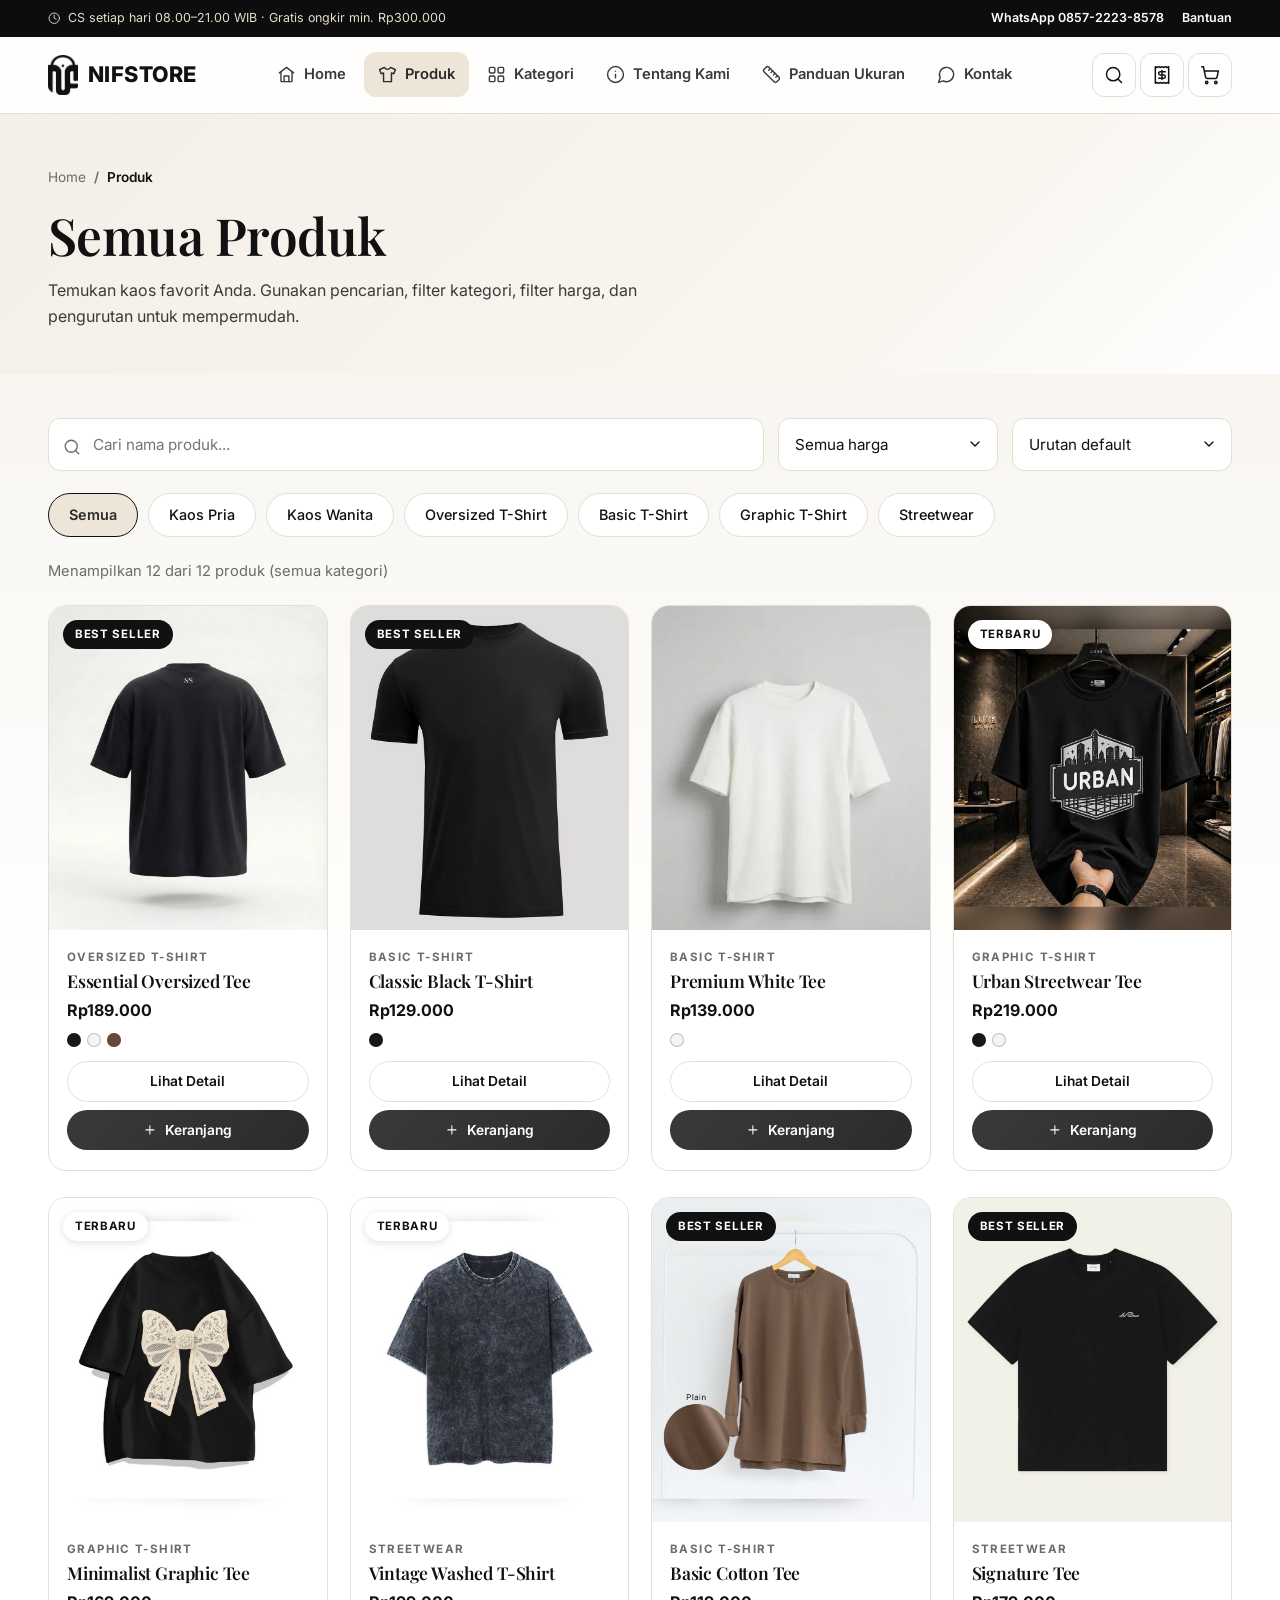
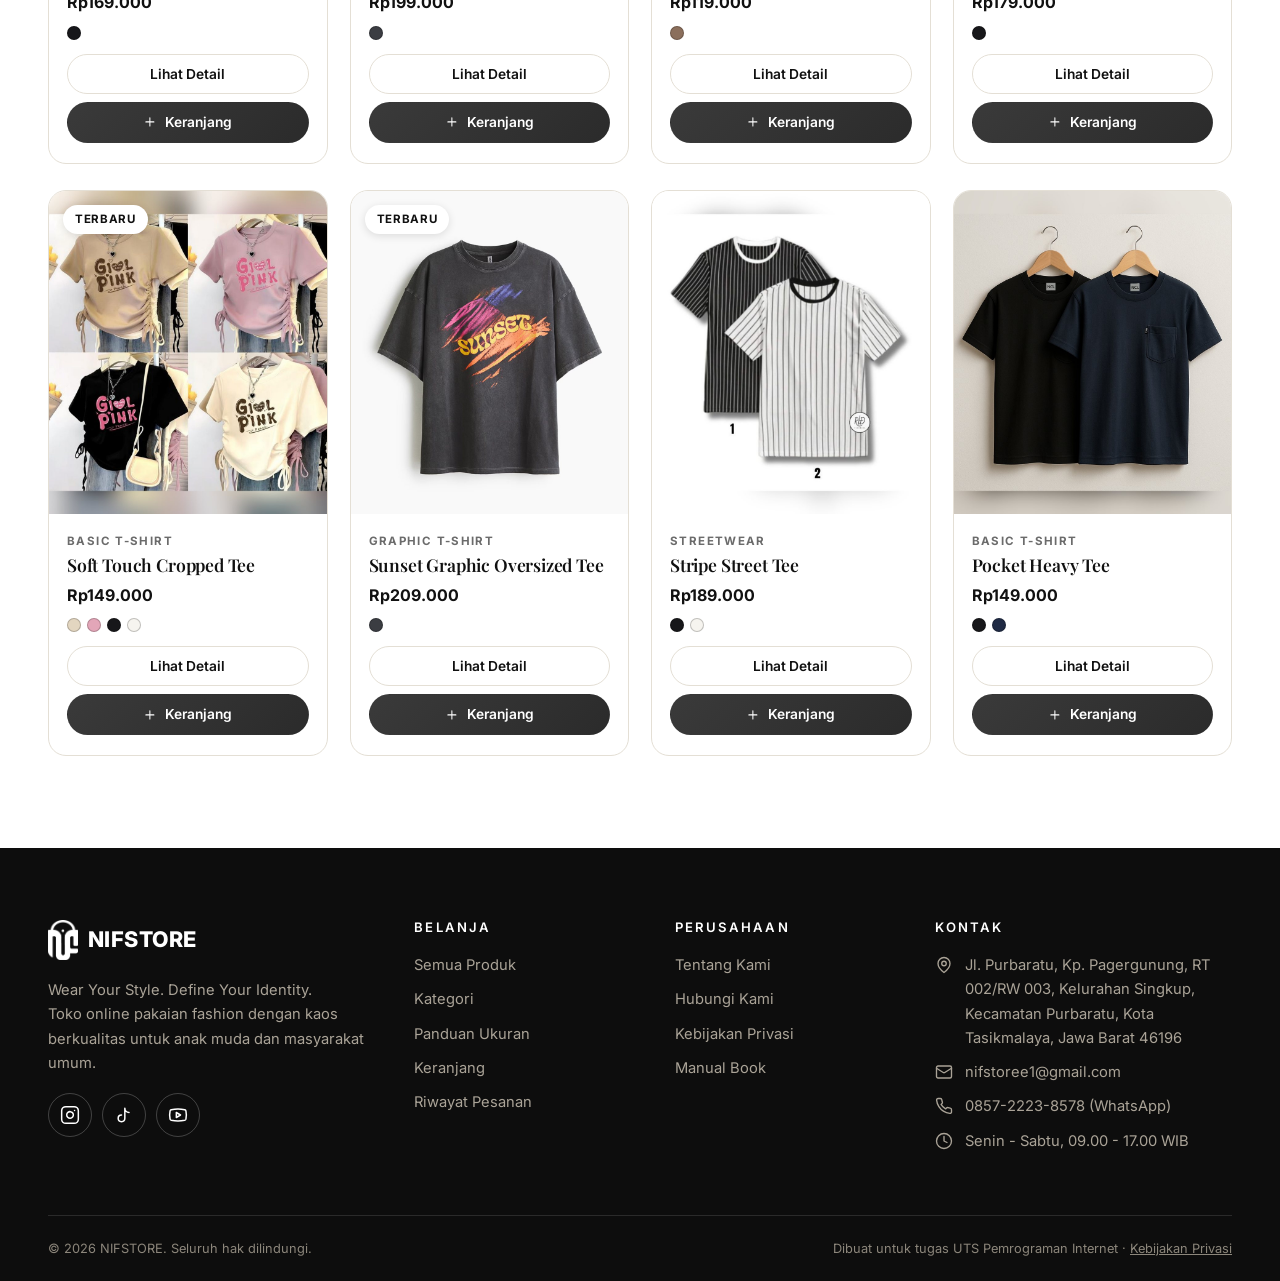
<file: produk.html>
<!DOCTYPE html>
<html lang="id">
<head>
  <meta charset="UTF-8">
  <meta name="viewport" content="width=device-width, initial-scale=1">
  <title>Produk - NIFSTORE</title>
  <meta name="description" content="Katalog kaos NIFSTORE dengan pencarian, filter kategori, filter harga, dan sorting.">
  <link rel="icon" type="image/png" href="assets/icons/favicon.png">
  <link rel="apple-touch-icon" href="assets/icons/apple-touch-icon.png">
  <link rel="preconnect" href="https://fonts.googleapis.com">
  <link rel="preconnect" href="https://fonts.gstatic.com" crossorigin>
  <link rel="stylesheet" href="https://fonts.googleapis.com/css2?family=Inter:wght@400;500;600;700;800&family=Playfair+Display:wght@500;600;700&display=swap">
  <link rel="stylesheet" href="css/style.css">
  <script>document.documentElement.className += " hanif_js";</script>
</head>
<body data-page="produk">
  <a class="hanif_skip" href="#hanif_main">Lewati ke konten utama</a>
  <!-- header / navbar -->
  <div class="hanif_topbar"><div class="hanif_container hanif_topbar_inner"><span><svg class="hanif_icon hanif_icon_sm" viewBox="0 0 24 24" fill="none" stroke="currentColor" stroke-width="2" stroke-linecap="round" stroke-linejoin="round" aria-hidden="true"><circle cx="12" cy="12" r="10"/><path d="M12 6v6l4 2"/></svg> CS setiap hari 08.00&ndash;21.00 WIB &middot; Gratis ongkir min. Rp300.000</span><span class="hanif_topbar_right"><a class="hanif_topbar_wa" href="https://wa.me/6285722238578" target="_blank" rel="noopener"><strong>WhatsApp 0857-2223-8578</strong></a><a href="kontak.html">Bantuan</a></span></div></div>
  <header id="hanif_header">
    <div class="hanif_container hanif_nav">
      <a class="hanif_logo" href="index.html" aria-label="NIFSTORE - ke halaman utama"><img class="hanif_logo_img" src="assets/icons/logo.png" alt="" width="30" height="40">NIFSTORE</a>
      <nav aria-label="Navigasi utama">
        <ul class="hanif_menu" id="hanif_menu">
          <li class="hanif_menu_close_item"><button type="button" class="hanif_icon_button hanif_menu_close" aria-label="Tutup menu"><svg class="hanif_icon" viewBox="0 0 24 24" fill="none" stroke="currentColor" stroke-width="2" stroke-linecap="round" stroke-linejoin="round" aria-hidden="true"><path d="M18 6 6 18M6 6l12 12"/></svg></button></li>
          <li><a href="index.html"><svg class="hanif_icon" viewBox="0 0 24 24" fill="none" stroke="currentColor" stroke-width="2" stroke-linecap="round" stroke-linejoin="round" aria-hidden="true"><path d="m3 10 9-7 9 7"/><path d="M5 9v11a1 1 0 0 0 1 1h12a1 1 0 0 0 1-1V9"/><path d="M9 21v-7h6v7"/></svg><span>Home</span></a></li>
          <li><a href="produk.html" aria-current="page"><svg class="hanif_icon" viewBox="0 0 24 24" fill="none" stroke="currentColor" stroke-width="2" stroke-linecap="round" stroke-linejoin="round" aria-hidden="true"><path d="M8 3 2 6l2 5 3-1v11h10V10l3 1 2-5-6-3q-1.5 2.5-4 2.5T8 3Z"/></svg><span>Produk</span></a></li>
          <li><a href="kategori.html"><svg class="hanif_icon" viewBox="0 0 24 24" fill="none" stroke="currentColor" stroke-width="2" stroke-linecap="round" stroke-linejoin="round" aria-hidden="true"><rect width="7" height="7" x="3" y="3" rx="1.5"/><rect width="7" height="7" x="14" y="3" rx="1.5"/><rect width="7" height="7" x="14" y="14" rx="1.5"/><rect width="7" height="7" x="3" y="14" rx="1.5"/></svg><span>Kategori</span></a></li>
          <li><a href="tentang.html"><svg class="hanif_icon" viewBox="0 0 24 24" fill="none" stroke="currentColor" stroke-width="2" stroke-linecap="round" stroke-linejoin="round" aria-hidden="true"><circle cx="12" cy="12" r="10"/><path d="M12 16v-4"/><path d="M12 8h.01"/></svg><span>Tentang Kami</span></a></li>
          <li><a href="ukuran.html"><svg class="hanif_icon" viewBox="0 0 24 24" fill="none" stroke="currentColor" stroke-width="2" stroke-linecap="round" stroke-linejoin="round" aria-hidden="true"><path d="M21.3 15.3a2.4 2.4 0 0 1 0 3.4l-2.6 2.6a2.4 2.4 0 0 1-3.4 0L2.7 8.7a2.41 2.41 0 0 1 0-3.4l2.6-2.6a2.41 2.41 0 0 1 3.4 0Z"/><path d="m14.5 12.5 2-2"/><path d="m11.5 9.5 2-2"/><path d="m8.5 6.5 2-2"/><path d="m17.5 15.5 2-2"/></svg><span>Panduan Ukuran</span></a></li>
          <li><a href="kontak.html"><svg class="hanif_icon" viewBox="0 0 24 24" fill="none" stroke="currentColor" stroke-width="2" stroke-linecap="round" stroke-linejoin="round" aria-hidden="true"><path d="M7.9 20A9 9 0 1 0 4 16.1L2 22Z"/></svg><span>Kontak</span></a></li>
          <li class="hanif_menu_only_drawer"><a href="riwayat.html"><svg class="hanif_icon" viewBox="0 0 24 24" fill="none" stroke="currentColor" stroke-width="2" stroke-linecap="round" stroke-linejoin="round" aria-hidden="true"><path d="M4 2v20l2-1 2 1 2-1 2 1 2-1 2 1 2-1 2 1V2l-2 1-2-1-2 1-2-1-2 1-2-1-2 1Z"/><path d="M16 8h-6a2 2 0 1 0 0 4h4a2 2 0 1 1 0 4H8"/><path d="M12 17.5v-11"/></svg><span>Riwayat Pesanan</span></a></li>
        </ul>
      </nav>
      <div class="hanif_nav_actions">
        <button type="button" class="hanif_icon_button hanif_search_pill" id="hanif_search_btn" aria-label="Cari produk" aria-expanded="false" aria-controls="hanif_search_overlay"><svg class="hanif_icon" viewBox="0 0 24 24" fill="none" stroke="currentColor" stroke-width="2" stroke-linecap="round" stroke-linejoin="round" aria-hidden="true"><circle cx="11" cy="11" r="8"/><path d="m21 21-4.3-4.3"/></svg><span class="hanif_search_pill_text">Cari kaos, oversized&hellip;</span></button>
        <a class="hanif_icon_button hanif_history_btn" href="riwayat.html" aria-label="Riwayat pesanan" title="Riwayat pesanan"><svg class="hanif_icon" viewBox="0 0 24 24" fill="none" stroke="currentColor" stroke-width="2" stroke-linecap="round" stroke-linejoin="round" aria-hidden="true"><path d="M4 2v20l2-1 2 1 2-1 2 1 2-1 2 1 2-1 2 1V2l-2 1-2-1-2 1-2-1-2 1-2-1-2 1Z"/><path d="M16 8h-6a2 2 0 1 0 0 4h4a2 2 0 1 1 0 4H8"/><path d="M12 17.5v-11"/></svg></a>
        <a class="hanif_icon_button" href="keranjang.html" aria-label="Keranjang belanja"><svg class="hanif_icon" viewBox="0 0 24 24" fill="none" stroke="currentColor" stroke-width="2" stroke-linecap="round" stroke-linejoin="round" aria-hidden="true"><circle cx="8" cy="21" r="1.4"/><circle cx="19" cy="21" r="1.4"/><path d="M2.05 2.05h2l2.66 12.42a2 2 0 0 0 2 1.58h9.78a2 2 0 0 0 1.95-1.57l1.65-7.43H5.12"/></svg><span class="hanif_cart_badge" data-kosong="true">0</span></a>
        <button type="button" class="hanif_icon_button hanif_burger" id="hanif_burger" aria-label="Buka menu" aria-expanded="false" aria-controls="hanif_menu"><svg class="hanif_icon" viewBox="0 0 24 24" fill="none" stroke="currentColor" stroke-width="2" stroke-linecap="round" stroke-linejoin="round" aria-hidden="true"><path d="M4 6h16M4 12h16M4 18h16"/></svg></button>
      </div>
    </div>
  </header>
  <!-- pencarian -->
  <div id="hanif_search_overlay" aria-hidden="true">
    <div class="hanif_search_box" role="dialog" aria-label="Cari produk">
      <form id="hanif_search_form" class="hanif_search_row" role="search">
        <input class="hanif_input" id="hanif_search_q" type="search" placeholder="Cari kaos, misalnya oversized..." aria-label="Kata kunci pencarian" autocomplete="off">
        <button class="hanif_button" type="submit">Cari</button>
      </form>
      <div class="hanif_search_suggest" id="hanif_search_suggest"></div>
      <p class="hanif_search_hint">Tekan Enter untuk melihat semua hasil di katalog.</p>
    </div>
  </div>

  <main id="hanif_main">
    <section class="hanif_page_hero">
      <div class="hanif_container">
        <nav aria-label="Breadcrumb"><ol class="hanif_breadcrumb"><li><a href="index.html">Home</a></li><li aria-current="page">Produk</li></ol></nav>
        <h1>Semua Produk</h1>
        <p>Temukan kaos favorit Anda. Gunakan pencarian, filter kategori, filter harga, dan pengurutan untuk mempermudah.</p>
      </div>
    </section>
    <section class="hanif_section" style="padding-top:44px">
      <div class="hanif_container">
        <!-- filter -->
        <div class="hanif_toolbar" role="search">
          <div class="hanif_field hanif_input_icon"><label class="hanif_sr_only" for="hanif_filter_q">Cari produk</label><svg class="hanif_icon" viewBox="0 0 24 24" fill="none" stroke="currentColor" stroke-width="2" stroke-linecap="round" stroke-linejoin="round" aria-hidden="true"><circle cx="11" cy="11" r="8"/><path d="m21 21-4.3-4.3"/></svg><input class="hanif_input" id="hanif_filter_q" type="search" placeholder="Cari nama produk..." autocomplete="off"></div>
          <div class="hanif_field"><label class="hanif_sr_only" for="hanif_filter_harga">Filter harga</label>
            <select class="hanif_select" id="hanif_filter_harga">
              <option value="semua">Semua harga</option>
              <option value="0-149999">Di bawah Rp150.000</option>
              <option value="150000-199999">Rp150.000 - Rp199.999</option>
              <option value="200000-99999999">Rp200.000 ke atas</option>
            </select></div>
          <div class="hanif_field"><label class="hanif_sr_only" for="hanif_filter_sort">Urutkan</label>
            <select class="hanif_select" id="hanif_filter_sort">
              <option value="default">Urutan default</option>
              <option value="termurah">Harga termurah</option>
              <option value="termahal">Harga termahal</option>
              <option value="nama">Nama A - Z</option>
            </select></div>
        </div>
        <div class="hanif_chips" id="hanif_chips" role="group" aria-label="Filter kategori"></div>
        <div class="hanif_result_bar"><span id="hanif_result_count" role="status"></span><button type="button" class="hanif_reset" id="hanif_reset" hidden>Reset filter</button></div>
        <div class="hanif_grid_products" id="hanif_product_grid"></div>
        <div class="hanif_empty" id="hanif_empty" hidden>
          <h3>Produk tidak ditemukan</h3>
          <p>Tidak ada produk yang cocok dengan pencarian atau filter Anda.</p>
          <button type="button" class="hanif_button" id="hanif_reset_empty">Reset filter</button>
        </div>
      </div>
    </section>
  </main>

  <!-- footer -->
  <footer id="hanif_footer">
    <div class="hanif_container">
      <div class="hanif_footer_grid">
        <div>
          <a class="hanif_logo" href="index.html"><img class="hanif_logo_img" src="assets/icons/logo-putih.png" alt="" width="30" height="40">NIFSTORE</a>
          <p>Wear Your Style. Define Your Identity.<br>Toko online pakaian fashion dengan kaos berkualitas untuk anak muda dan masyarakat umum.</p>
          <div class="hanif_footer_social">
            <a href="https://www.instagram.com/nif_store1" target="_blank" rel="noopener" aria-label="Instagram @nif_store1"><svg class="hanif_icon" viewBox="0 0 24 24" fill="none" stroke="currentColor" stroke-width="2" stroke-linecap="round" stroke-linejoin="round" aria-hidden="true"><rect width="20" height="20" x="2" y="2" rx="5" ry="5"/><path d="M16 11.37A4 4 0 1 1 12.63 8 4 4 0 0 1 16 11.37z"/><path d="M17.5 6.5h.01"/></svg></a>
            <a href="https://www.tiktok.com/@nif_store1" target="_blank" rel="noopener" aria-label="TikTok @nif_store1"><svg class="hanif_icon" viewBox="0 0 24 24" fill="none" stroke="currentColor" stroke-width="2" stroke-linecap="round" stroke-linejoin="round" aria-hidden="true"><path d="M9 12a4 4 0 1 0 4 4V4a5 5 0 0 0 5 5"/></svg></a>
            <a href="https://www.youtube.com/@nifstore" target="_blank" rel="noopener" aria-label="YouTube NIFSTORE"><svg class="hanif_icon" viewBox="0 0 24 24" fill="none" stroke="currentColor" stroke-width="2" stroke-linecap="round" stroke-linejoin="round" aria-hidden="true"><path d="M2.5 17a24.12 24.12 0 0 1 0-10 2 2 0 0 1 1.4-1.4 49.56 49.56 0 0 1 16.2 0A2 2 0 0 1 21.5 7a24.12 24.12 0 0 1 0 10 2 2 0 0 1-1.4 1.4 49.55 49.55 0 0 1-16.2 0A2 2 0 0 1 2.5 17"/><path d="m10 15 5-3-5-3z"/></svg></a>
          </div>
        </div>
        <div>
          <h3>Belanja</h3>
          <ul>
            <li><a href="produk.html">Semua Produk</a></li>
            <li><a href="kategori.html">Kategori</a></li>
            <li><a href="ukuran.html">Panduan Ukuran</a></li>
            <li><a href="keranjang.html">Keranjang</a></li>
            <li><a href="riwayat.html">Riwayat Pesanan</a></li>
          </ul>
        </div>
        <div>
          <h3>Perusahaan</h3>
          <ul>
            <li><a href="tentang.html">Tentang Kami</a></li>
            <li><a href="kontak.html">Hubungi Kami</a></li>
            <li><a href="kebijakan-privasi.html">Kebijakan Privasi</a></li>
            <li><a href="manual-book.html">Manual Book</a></li>
          </ul>
        </div>
        <div>
          <h3>Kontak</h3>
          <ul class="hanif_footer_contact">
            <li><svg class="hanif_icon" viewBox="0 0 24 24" fill="none" stroke="currentColor" stroke-width="2" stroke-linecap="round" stroke-linejoin="round" aria-hidden="true"><path d="M20 10c0 6-8 12-8 12s-8-6-8-12a8 8 0 0 1 16 0Z"/><circle cx="12" cy="10" r="3"/></svg><a href="https://www.google.com/maps/search/?api=1&query=Jl.+Purbaratu%2C+Kp.+Pagergunung%2C+RT+002%2FRW+003%2C+Kelurahan+Singkup%2C+Kecamatan+Purbaratu%2C+Kota+Tasikmalaya%2C+Jawa+Barat+46196" target="_blank" rel="noopener">Jl. Purbaratu, Kp. Pagergunung, RT 002/RW 003, Kelurahan Singkup, Kecamatan Purbaratu, Kota Tasikmalaya, Jawa Barat 46196</a></li>
            <li><svg class="hanif_icon" viewBox="0 0 24 24" fill="none" stroke="currentColor" stroke-width="2" stroke-linecap="round" stroke-linejoin="round" aria-hidden="true"><rect width="20" height="16" x="2" y="4" rx="2"/><path d="m22 7-8.97 5.7a1.94 1.94 0 0 1-2.06 0L2 7"/></svg><a href="mailto:nifstoree1@gmail.com">nifstoree1@gmail.com</a></li>
            <li><svg class="hanif_icon" viewBox="0 0 24 24" fill="none" stroke="currentColor" stroke-width="2" stroke-linecap="round" stroke-linejoin="round" aria-hidden="true"><path d="M22 16.92v3a2 2 0 0 1-2.18 2 19.79 19.79 0 0 1-8.63-3.07 19.5 19.5 0 0 1-6-6 19.79 19.79 0 0 1-3.07-8.67A2 2 0 0 1 4.11 2h3a2 2 0 0 1 2 1.72c.127.96.361 1.903.7 2.81a2 2 0 0 1-.45 2.11L8.09 9.91a16 16 0 0 0 6 6l1.27-1.27a2 2 0 0 1 2.11-.45c.907.339 1.85.573 2.81.7A2 2 0 0 1 22 16.92z"/></svg><a href="https://wa.me/6285722238578" target="_blank" rel="noopener">0857-2223-8578 (WhatsApp)</a></li>
            <li><svg class="hanif_icon" viewBox="0 0 24 24" fill="none" stroke="currentColor" stroke-width="2" stroke-linecap="round" stroke-linejoin="round" aria-hidden="true"><circle cx="12" cy="12" r="10"/><path d="M12 6v6l4 2"/></svg><span>Senin - Sabtu, 09.00 - 17.00 WIB</span></li>
          </ul>
        </div>
      </div>
      <div class="hanif_footer_bottom">
        <span>&copy; 2026 NIFSTORE. Seluruh hak dilindungi.</span>
        <span>Dibuat untuk tugas UTS Pemrograman Internet &middot; <a href="kebijakan-privasi.html" style="text-decoration:underline">Kebijakan Privasi</a></span>
      </div>
    </div>
  </footer>
  <button type="button" id="hanif_totop" aria-label="Kembali ke atas"><svg class="hanif_icon" viewBox="0 0 24 24" fill="none" stroke="currentColor" stroke-width="2" stroke-linecap="round" stroke-linejoin="round" aria-hidden="true"><path d="m5 12 7-7 7 7M12 19V5"/></svg></button>

  <!-- urutan script jangan ditukar -->
  <script src="js/products.js"></script>
  <script src="js/cart.js"></script>
  <script src="js/main.js"></script>
</body>
</html>
</file>
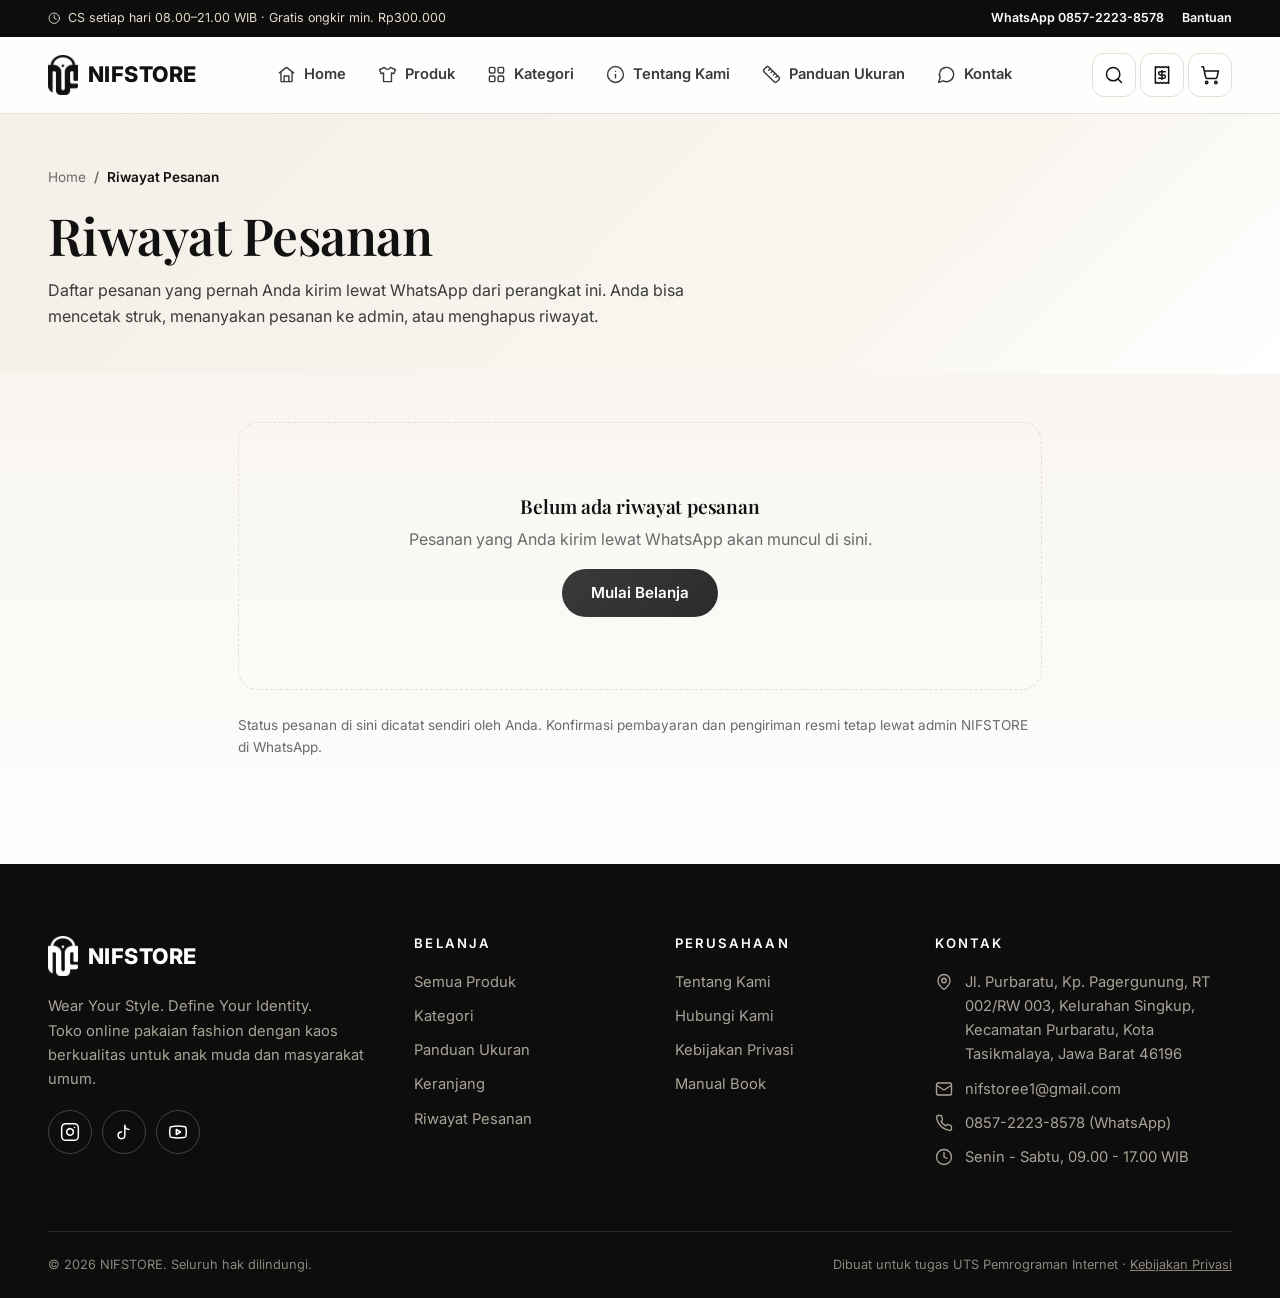
<file: riwayat.html>
<!DOCTYPE html>
<html lang="id">
<head>
  <meta charset="UTF-8">
  <meta name="viewport" content="width=device-width, initial-scale=1">
  <title>Riwayat Pesanan - NIFSTORE</title>
  <meta name="description" content="Riwayat pesanan pembeli NIFSTORE beserta struk yang bisa dicetak.">
  <link rel="icon" type="image/png" href="assets/icons/favicon.png">
  <link rel="apple-touch-icon" href="assets/icons/apple-touch-icon.png">
  <link rel="preconnect" href="https://fonts.googleapis.com">
  <link rel="preconnect" href="https://fonts.gstatic.com" crossorigin>
  <link rel="stylesheet" href="https://fonts.googleapis.com/css2?family=Inter:wght@400;500;600;700;800&family=Playfair+Display:wght@500;600;700&display=swap">
  <link rel="stylesheet" href="css/style.css">
  <script>document.documentElement.className += " hanif_js";</script>
</head>
<body data-page="riwayat">
  <a class="hanif_skip" href="#hanif_main">Lewati ke konten utama</a>
  <!-- header / navbar -->
  <div class="hanif_topbar"><div class="hanif_container hanif_topbar_inner"><span><svg class="hanif_icon hanif_icon_sm" viewBox="0 0 24 24" fill="none" stroke="currentColor" stroke-width="2" stroke-linecap="round" stroke-linejoin="round" aria-hidden="true"><circle cx="12" cy="12" r="10"/><path d="M12 6v6l4 2"/></svg> CS setiap hari 08.00&ndash;21.00 WIB &middot; Gratis ongkir min. Rp300.000</span><span class="hanif_topbar_right"><a class="hanif_topbar_wa" href="https://wa.me/6285722238578" target="_blank" rel="noopener"><strong>WhatsApp 0857-2223-8578</strong></a><a href="kontak.html">Bantuan</a></span></div></div>
  <header id="hanif_header">
    <div class="hanif_container hanif_nav">
      <a class="hanif_logo" href="index.html" aria-label="NIFSTORE - ke halaman utama"><img class="hanif_logo_img" src="assets/icons/logo.png" alt="" width="30" height="40">NIFSTORE</a>
      <nav aria-label="Navigasi utama">
        <ul class="hanif_menu" id="hanif_menu">
          <li class="hanif_menu_close_item"><button type="button" class="hanif_icon_button hanif_menu_close" aria-label="Tutup menu"><svg class="hanif_icon" viewBox="0 0 24 24" fill="none" stroke="currentColor" stroke-width="2" stroke-linecap="round" stroke-linejoin="round" aria-hidden="true"><path d="M18 6 6 18M6 6l12 12"/></svg></button></li>
          <li><a href="index.html"><svg class="hanif_icon" viewBox="0 0 24 24" fill="none" stroke="currentColor" stroke-width="2" stroke-linecap="round" stroke-linejoin="round" aria-hidden="true"><path d="m3 10 9-7 9 7"/><path d="M5 9v11a1 1 0 0 0 1 1h12a1 1 0 0 0 1-1V9"/><path d="M9 21v-7h6v7"/></svg><span>Home</span></a></li>
          <li><a href="produk.html"><svg class="hanif_icon" viewBox="0 0 24 24" fill="none" stroke="currentColor" stroke-width="2" stroke-linecap="round" stroke-linejoin="round" aria-hidden="true"><path d="M8 3 2 6l2 5 3-1v11h10V10l3 1 2-5-6-3q-1.5 2.5-4 2.5T8 3Z"/></svg><span>Produk</span></a></li>
          <li><a href="kategori.html"><svg class="hanif_icon" viewBox="0 0 24 24" fill="none" stroke="currentColor" stroke-width="2" stroke-linecap="round" stroke-linejoin="round" aria-hidden="true"><rect width="7" height="7" x="3" y="3" rx="1.5"/><rect width="7" height="7" x="14" y="3" rx="1.5"/><rect width="7" height="7" x="14" y="14" rx="1.5"/><rect width="7" height="7" x="3" y="14" rx="1.5"/></svg><span>Kategori</span></a></li>
          <li><a href="tentang.html"><svg class="hanif_icon" viewBox="0 0 24 24" fill="none" stroke="currentColor" stroke-width="2" stroke-linecap="round" stroke-linejoin="round" aria-hidden="true"><circle cx="12" cy="12" r="10"/><path d="M12 16v-4"/><path d="M12 8h.01"/></svg><span>Tentang Kami</span></a></li>
          <li><a href="ukuran.html"><svg class="hanif_icon" viewBox="0 0 24 24" fill="none" stroke="currentColor" stroke-width="2" stroke-linecap="round" stroke-linejoin="round" aria-hidden="true"><path d="M21.3 15.3a2.4 2.4 0 0 1 0 3.4l-2.6 2.6a2.4 2.4 0 0 1-3.4 0L2.7 8.7a2.41 2.41 0 0 1 0-3.4l2.6-2.6a2.41 2.41 0 0 1 3.4 0Z"/><path d="m14.5 12.5 2-2"/><path d="m11.5 9.5 2-2"/><path d="m8.5 6.5 2-2"/><path d="m17.5 15.5 2-2"/></svg><span>Panduan Ukuran</span></a></li>
          <li><a href="kontak.html"><svg class="hanif_icon" viewBox="0 0 24 24" fill="none" stroke="currentColor" stroke-width="2" stroke-linecap="round" stroke-linejoin="round" aria-hidden="true"><path d="M7.9 20A9 9 0 1 0 4 16.1L2 22Z"/></svg><span>Kontak</span></a></li>
          <li class="hanif_menu_only_drawer"><a href="riwayat.html" aria-current="page"><svg class="hanif_icon" viewBox="0 0 24 24" fill="none" stroke="currentColor" stroke-width="2" stroke-linecap="round" stroke-linejoin="round" aria-hidden="true"><path d="M4 2v20l2-1 2 1 2-1 2 1 2-1 2 1 2-1 2 1V2l-2 1-2-1-2 1-2-1-2 1-2-1-2 1Z"/><path d="M16 8h-6a2 2 0 1 0 0 4h4a2 2 0 1 1 0 4H8"/><path d="M12 17.5v-11"/></svg><span>Riwayat Pesanan</span></a></li>
        </ul>
      </nav>
      <div class="hanif_nav_actions">
        <button type="button" class="hanif_icon_button hanif_search_pill" id="hanif_search_btn" aria-label="Cari produk" aria-expanded="false" aria-controls="hanif_search_overlay"><svg class="hanif_icon" viewBox="0 0 24 24" fill="none" stroke="currentColor" stroke-width="2" stroke-linecap="round" stroke-linejoin="round" aria-hidden="true"><circle cx="11" cy="11" r="8"/><path d="m21 21-4.3-4.3"/></svg><span class="hanif_search_pill_text">Cari kaos, oversized&hellip;</span></button>
        <a class="hanif_icon_button hanif_history_btn" href="riwayat.html" aria-label="Riwayat pesanan" title="Riwayat pesanan"><svg class="hanif_icon" viewBox="0 0 24 24" fill="none" stroke="currentColor" stroke-width="2" stroke-linecap="round" stroke-linejoin="round" aria-hidden="true"><path d="M4 2v20l2-1 2 1 2-1 2 1 2-1 2 1 2-1 2 1V2l-2 1-2-1-2 1-2-1-2 1-2-1-2 1Z"/><path d="M16 8h-6a2 2 0 1 0 0 4h4a2 2 0 1 1 0 4H8"/><path d="M12 17.5v-11"/></svg></a>
        <a class="hanif_icon_button" href="keranjang.html" aria-label="Keranjang belanja"><svg class="hanif_icon" viewBox="0 0 24 24" fill="none" stroke="currentColor" stroke-width="2" stroke-linecap="round" stroke-linejoin="round" aria-hidden="true"><circle cx="8" cy="21" r="1.4"/><circle cx="19" cy="21" r="1.4"/><path d="M2.05 2.05h2l2.66 12.42a2 2 0 0 0 2 1.58h9.78a2 2 0 0 0 1.95-1.57l1.65-7.43H5.12"/></svg><span class="hanif_cart_badge" data-kosong="true">0</span></a>
        <button type="button" class="hanif_icon_button hanif_burger" id="hanif_burger" aria-label="Buka menu" aria-expanded="false" aria-controls="hanif_menu"><svg class="hanif_icon" viewBox="0 0 24 24" fill="none" stroke="currentColor" stroke-width="2" stroke-linecap="round" stroke-linejoin="round" aria-hidden="true"><path d="M4 6h16M4 12h16M4 18h16"/></svg></button>
      </div>
    </div>
  </header>
  <!-- pencarian -->
  <div id="hanif_search_overlay" aria-hidden="true">
    <div class="hanif_search_box" role="dialog" aria-label="Cari produk">
      <form id="hanif_search_form" class="hanif_search_row" role="search">
        <input class="hanif_input" id="hanif_search_q" type="search" placeholder="Cari kaos, misalnya oversized..." aria-label="Kata kunci pencarian" autocomplete="off">
        <button class="hanif_button" type="submit">Cari</button>
      </form>
      <div class="hanif_search_suggest" id="hanif_search_suggest"></div>
      <p class="hanif_search_hint">Tekan Enter untuk melihat semua hasil di katalog.</p>
    </div>
  </div>

  <main id="hanif_main">
    <section class="hanif_page_hero">
      <div class="hanif_container">
        <nav aria-label="Breadcrumb"><ol class="hanif_breadcrumb"><li><a href="index.html">Home</a></li><li aria-current="page">Riwayat Pesanan</li></ol></nav>
        <h1>Riwayat Pesanan</h1>
        <p>Daftar pesanan yang pernah Anda kirim lewat WhatsApp dari perangkat ini. Anda bisa mencetak struk, menanyakan pesanan ke admin, atau menghapus riwayat.</p>
      </div>
    </section>
    <section class="hanif_section" style="padding-top:48px">
      <div class="hanif_container" style="max-width:860px">
        <div class="hanif_empty" id="hanif_history_empty" hidden>
          <h3>Belum ada riwayat pesanan</h3>
          <p>Pesanan yang Anda kirim lewat WhatsApp akan muncul di sini.</p>
          <a class="hanif_button" href="produk.html">Mulai Belanja</a>
        </div>
        <div class="hanif_history_tools" id="hanif_history_tools" hidden>
          <span>Riwayat tersimpan di browser perangkat ini saja.</span>
          <button type="button" id="hanif_history_clear">Hapus semua riwayat</button>
        </div>
        <div class="hanif_order_cards" id="hanif_history_list"></div>
        <p class="hanif_note" style="margin-top:24px">Status pesanan di sini dicatat sendiri oleh Anda. Konfirmasi pembayaran dan pengiriman resmi tetap lewat admin NIFSTORE di WhatsApp.</p>
      </div>
    </section>
  </main>

  <!-- footer -->
  <footer id="hanif_footer">
    <div class="hanif_container">
      <div class="hanif_footer_grid">
        <div>
          <a class="hanif_logo" href="index.html"><img class="hanif_logo_img" src="assets/icons/logo-putih.png" alt="" width="30" height="40">NIFSTORE</a>
          <p>Wear Your Style. Define Your Identity.<br>Toko online pakaian fashion dengan kaos berkualitas untuk anak muda dan masyarakat umum.</p>
          <div class="hanif_footer_social">
            <a href="https://www.instagram.com/nif_store1" target="_blank" rel="noopener" aria-label="Instagram @nif_store1"><svg class="hanif_icon" viewBox="0 0 24 24" fill="none" stroke="currentColor" stroke-width="2" stroke-linecap="round" stroke-linejoin="round" aria-hidden="true"><rect width="20" height="20" x="2" y="2" rx="5" ry="5"/><path d="M16 11.37A4 4 0 1 1 12.63 8 4 4 0 0 1 16 11.37z"/><path d="M17.5 6.5h.01"/></svg></a>
            <a href="https://www.tiktok.com/@nif_store1" target="_blank" rel="noopener" aria-label="TikTok @nif_store1"><svg class="hanif_icon" viewBox="0 0 24 24" fill="none" stroke="currentColor" stroke-width="2" stroke-linecap="round" stroke-linejoin="round" aria-hidden="true"><path d="M9 12a4 4 0 1 0 4 4V4a5 5 0 0 0 5 5"/></svg></a>
            <a href="https://www.youtube.com/@nifstore" target="_blank" rel="noopener" aria-label="YouTube NIFSTORE"><svg class="hanif_icon" viewBox="0 0 24 24" fill="none" stroke="currentColor" stroke-width="2" stroke-linecap="round" stroke-linejoin="round" aria-hidden="true"><path d="M2.5 17a24.12 24.12 0 0 1 0-10 2 2 0 0 1 1.4-1.4 49.56 49.56 0 0 1 16.2 0A2 2 0 0 1 21.5 7a24.12 24.12 0 0 1 0 10 2 2 0 0 1-1.4 1.4 49.55 49.55 0 0 1-16.2 0A2 2 0 0 1 2.5 17"/><path d="m10 15 5-3-5-3z"/></svg></a>
          </div>
        </div>
        <div>
          <h3>Belanja</h3>
          <ul>
            <li><a href="produk.html">Semua Produk</a></li>
            <li><a href="kategori.html">Kategori</a></li>
            <li><a href="ukuran.html">Panduan Ukuran</a></li>
            <li><a href="keranjang.html">Keranjang</a></li>
            <li><a href="riwayat.html">Riwayat Pesanan</a></li>
          </ul>
        </div>
        <div>
          <h3>Perusahaan</h3>
          <ul>
            <li><a href="tentang.html">Tentang Kami</a></li>
            <li><a href="kontak.html">Hubungi Kami</a></li>
            <li><a href="kebijakan-privasi.html">Kebijakan Privasi</a></li>
            <li><a href="manual-book.html">Manual Book</a></li>
          </ul>
        </div>
        <div>
          <h3>Kontak</h3>
          <ul class="hanif_footer_contact">
            <li><svg class="hanif_icon" viewBox="0 0 24 24" fill="none" stroke="currentColor" stroke-width="2" stroke-linecap="round" stroke-linejoin="round" aria-hidden="true"><path d="M20 10c0 6-8 12-8 12s-8-6-8-12a8 8 0 0 1 16 0Z"/><circle cx="12" cy="10" r="3"/></svg><a href="https://www.google.com/maps/search/?api=1&query=Jl.+Purbaratu%2C+Kp.+Pagergunung%2C+RT+002%2FRW+003%2C+Kelurahan+Singkup%2C+Kecamatan+Purbaratu%2C+Kota+Tasikmalaya%2C+Jawa+Barat+46196" target="_blank" rel="noopener">Jl. Purbaratu, Kp. Pagergunung, RT 002/RW 003, Kelurahan Singkup, Kecamatan Purbaratu, Kota Tasikmalaya, Jawa Barat 46196</a></li>
            <li><svg class="hanif_icon" viewBox="0 0 24 24" fill="none" stroke="currentColor" stroke-width="2" stroke-linecap="round" stroke-linejoin="round" aria-hidden="true"><rect width="20" height="16" x="2" y="4" rx="2"/><path d="m22 7-8.97 5.7a1.94 1.94 0 0 1-2.06 0L2 7"/></svg><a href="mailto:nifstoree1@gmail.com">nifstoree1@gmail.com</a></li>
            <li><svg class="hanif_icon" viewBox="0 0 24 24" fill="none" stroke="currentColor" stroke-width="2" stroke-linecap="round" stroke-linejoin="round" aria-hidden="true"><path d="M22 16.92v3a2 2 0 0 1-2.18 2 19.79 19.79 0 0 1-8.63-3.07 19.5 19.5 0 0 1-6-6 19.79 19.79 0 0 1-3.07-8.67A2 2 0 0 1 4.11 2h3a2 2 0 0 1 2 1.72c.127.96.361 1.903.7 2.81a2 2 0 0 1-.45 2.11L8.09 9.91a16 16 0 0 0 6 6l1.27-1.27a2 2 0 0 1 2.11-.45c.907.339 1.85.573 2.81.7A2 2 0 0 1 22 16.92z"/></svg><a href="https://wa.me/6285722238578" target="_blank" rel="noopener">0857-2223-8578 (WhatsApp)</a></li>
            <li><svg class="hanif_icon" viewBox="0 0 24 24" fill="none" stroke="currentColor" stroke-width="2" stroke-linecap="round" stroke-linejoin="round" aria-hidden="true"><circle cx="12" cy="12" r="10"/><path d="M12 6v6l4 2"/></svg><span>Senin - Sabtu, 09.00 - 17.00 WIB</span></li>
          </ul>
        </div>
      </div>
      <div class="hanif_footer_bottom">
        <span>&copy; 2026 NIFSTORE. Seluruh hak dilindungi.</span>
        <span>Dibuat untuk tugas UTS Pemrograman Internet &middot; <a href="kebijakan-privasi.html" style="text-decoration:underline">Kebijakan Privasi</a></span>
      </div>
    </div>
  </footer>
  <button type="button" id="hanif_totop" aria-label="Kembali ke atas"><svg class="hanif_icon" viewBox="0 0 24 24" fill="none" stroke="currentColor" stroke-width="2" stroke-linecap="round" stroke-linejoin="round" aria-hidden="true"><path d="m5 12 7-7 7 7M12 19V5"/></svg></button>
  <div id="hanif_struk" aria-hidden="true"></div>
  <!-- urutan script jangan ditukar -->
  <script src="js/products.js"></script>
  <script src="js/cart.js"></script>
  <script src="js/main.js"></script>
</body>
</html>
</file>
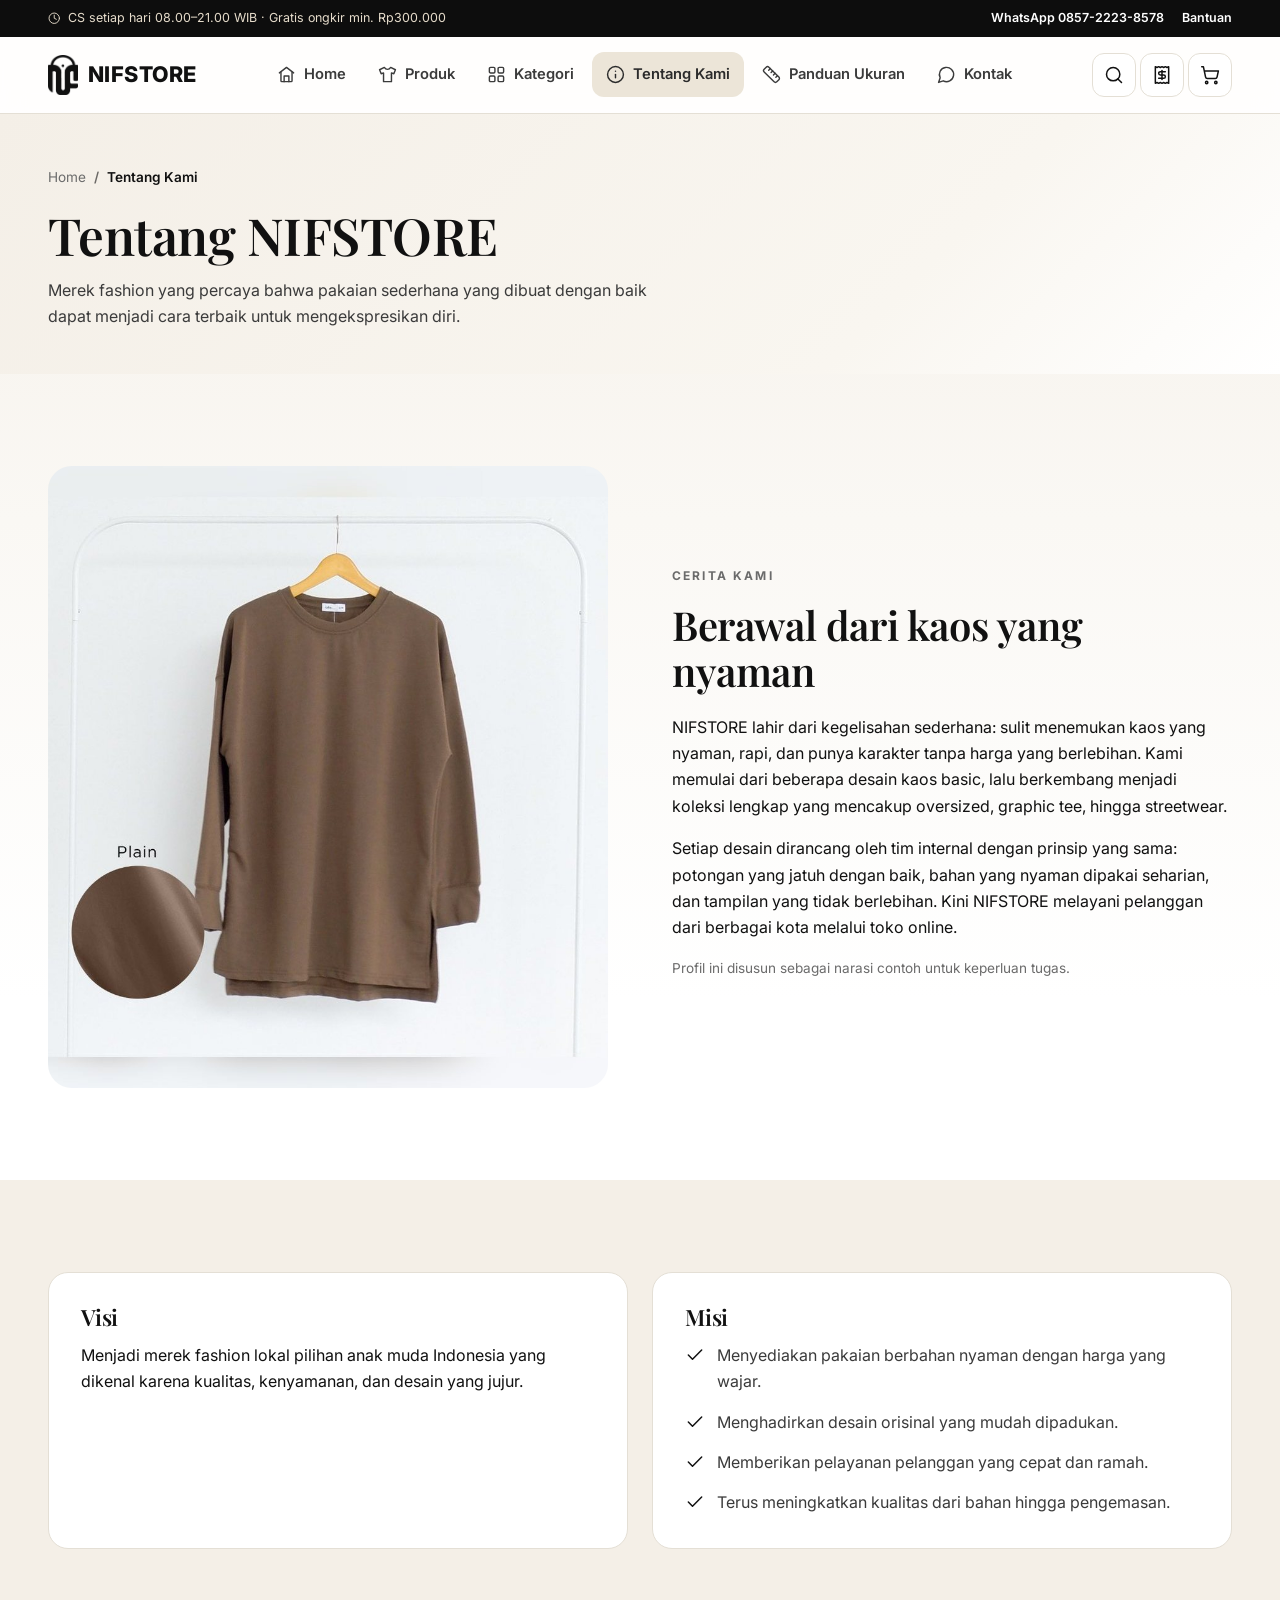
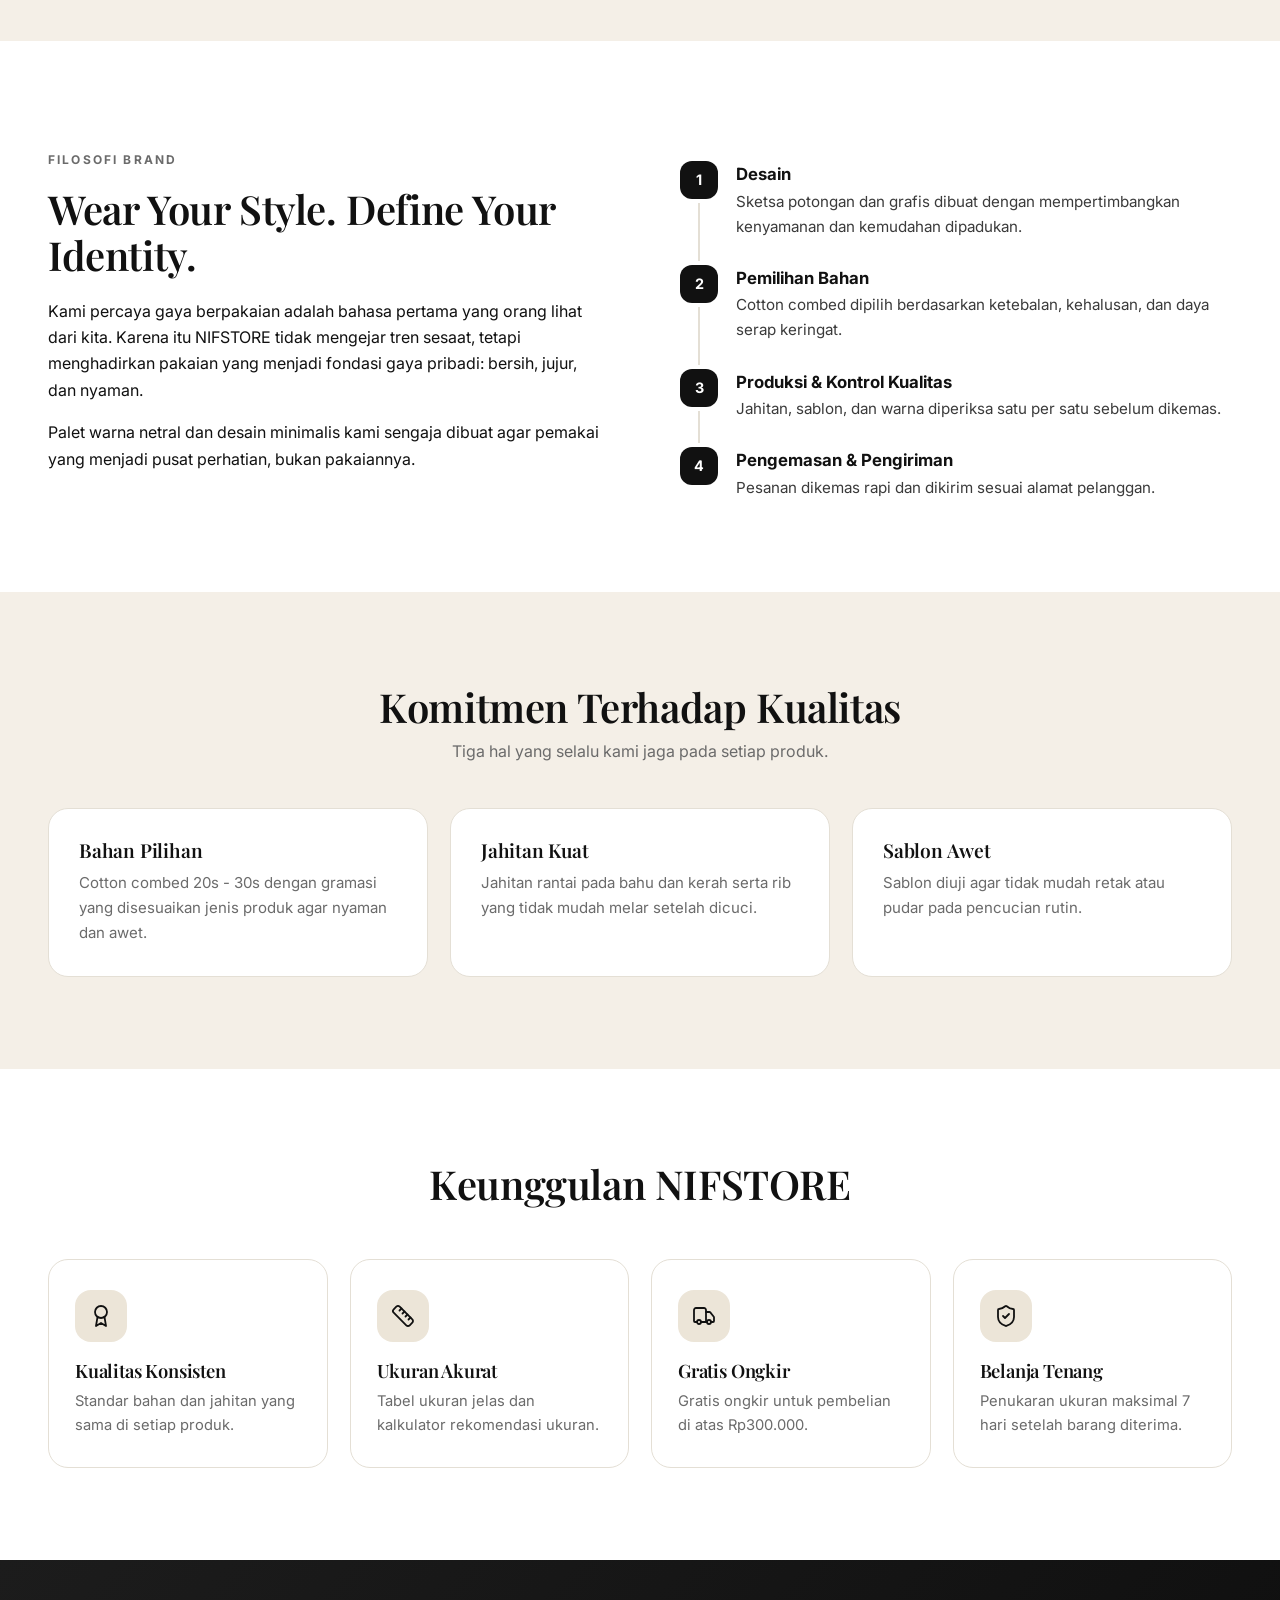
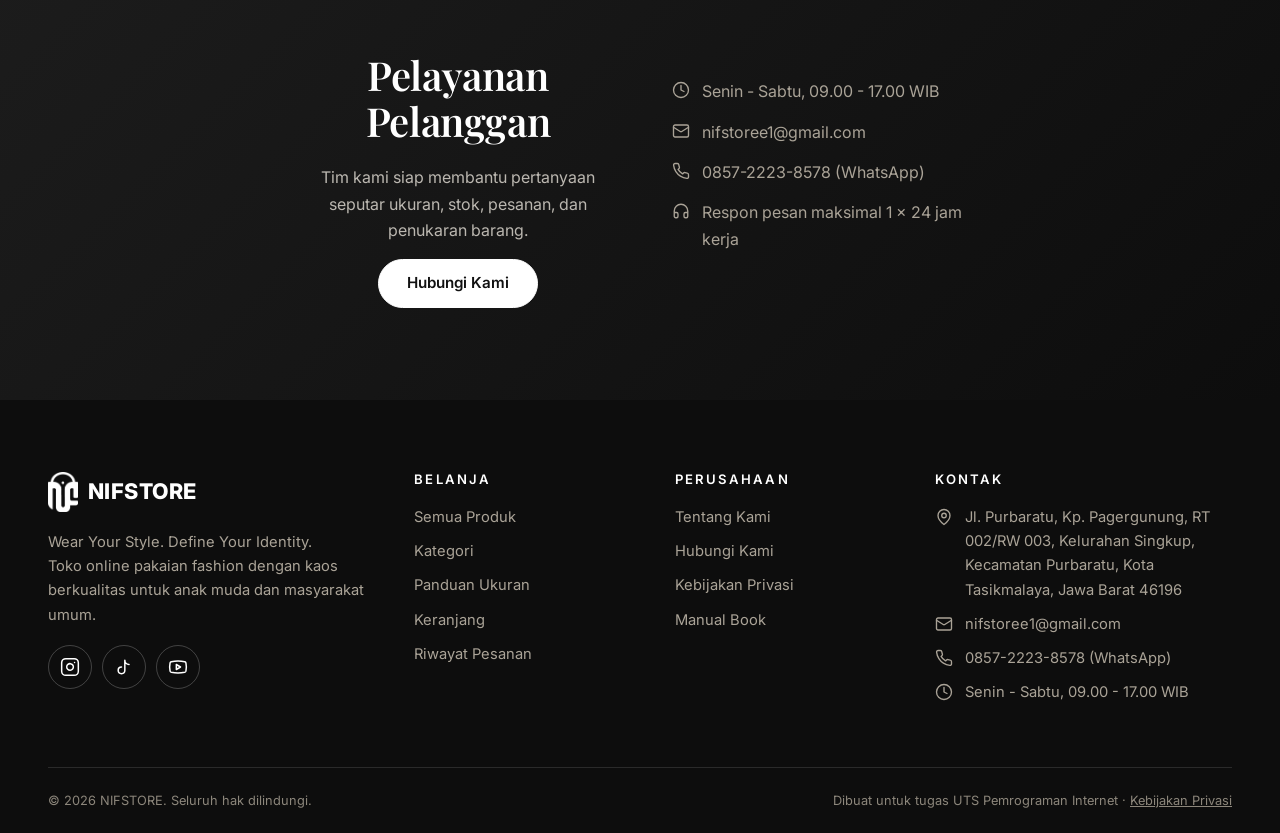
<file: tentang.html>
<!DOCTYPE html>
<html lang="id">
<head>
  <meta charset="UTF-8">
  <meta name="viewport" content="width=device-width, initial-scale=1">
  <title>Tentang Kami - NIFSTORE</title>
  <meta name="description" content="Profil NIFSTORE: sejarah, visi misi, filosofi brand, dan komitmen kualitas.">
  <link rel="icon" type="image/png" href="assets/icons/favicon.png">
  <link rel="apple-touch-icon" href="assets/icons/apple-touch-icon.png">
  <link rel="preconnect" href="https://fonts.googleapis.com">
  <link rel="preconnect" href="https://fonts.gstatic.com" crossorigin>
  <link rel="stylesheet" href="https://fonts.googleapis.com/css2?family=Inter:wght@400;500;600;700;800&family=Playfair+Display:wght@500;600;700&display=swap">
  <link rel="stylesheet" href="css/style.css">
  <script>document.documentElement.className += " hanif_js";</script>
</head>
<body data-page="tentang">
  <a class="hanif_skip" href="#hanif_main">Lewati ke konten utama</a>
  <!-- header / navbar -->
  <div class="hanif_topbar"><div class="hanif_container hanif_topbar_inner"><span><svg class="hanif_icon hanif_icon_sm" viewBox="0 0 24 24" fill="none" stroke="currentColor" stroke-width="2" stroke-linecap="round" stroke-linejoin="round" aria-hidden="true"><circle cx="12" cy="12" r="10"/><path d="M12 6v6l4 2"/></svg> CS setiap hari 08.00&ndash;21.00 WIB &middot; Gratis ongkir min. Rp300.000</span><span class="hanif_topbar_right"><a class="hanif_topbar_wa" href="https://wa.me/6285722238578" target="_blank" rel="noopener"><strong>WhatsApp 0857-2223-8578</strong></a><a href="kontak.html">Bantuan</a></span></div></div>
  <header id="hanif_header">
    <div class="hanif_container hanif_nav">
      <a class="hanif_logo" href="index.html" aria-label="NIFSTORE - ke halaman utama"><img class="hanif_logo_img" src="assets/icons/logo.png" alt="" width="30" height="40">NIFSTORE</a>
      <nav aria-label="Navigasi utama">
        <ul class="hanif_menu" id="hanif_menu">
          <li class="hanif_menu_close_item"><button type="button" class="hanif_icon_button hanif_menu_close" aria-label="Tutup menu"><svg class="hanif_icon" viewBox="0 0 24 24" fill="none" stroke="currentColor" stroke-width="2" stroke-linecap="round" stroke-linejoin="round" aria-hidden="true"><path d="M18 6 6 18M6 6l12 12"/></svg></button></li>
          <li><a href="index.html"><svg class="hanif_icon" viewBox="0 0 24 24" fill="none" stroke="currentColor" stroke-width="2" stroke-linecap="round" stroke-linejoin="round" aria-hidden="true"><path d="m3 10 9-7 9 7"/><path d="M5 9v11a1 1 0 0 0 1 1h12a1 1 0 0 0 1-1V9"/><path d="M9 21v-7h6v7"/></svg><span>Home</span></a></li>
          <li><a href="produk.html"><svg class="hanif_icon" viewBox="0 0 24 24" fill="none" stroke="currentColor" stroke-width="2" stroke-linecap="round" stroke-linejoin="round" aria-hidden="true"><path d="M8 3 2 6l2 5 3-1v11h10V10l3 1 2-5-6-3q-1.5 2.5-4 2.5T8 3Z"/></svg><span>Produk</span></a></li>
          <li><a href="kategori.html"><svg class="hanif_icon" viewBox="0 0 24 24" fill="none" stroke="currentColor" stroke-width="2" stroke-linecap="round" stroke-linejoin="round" aria-hidden="true"><rect width="7" height="7" x="3" y="3" rx="1.5"/><rect width="7" height="7" x="14" y="3" rx="1.5"/><rect width="7" height="7" x="14" y="14" rx="1.5"/><rect width="7" height="7" x="3" y="14" rx="1.5"/></svg><span>Kategori</span></a></li>
          <li><a href="tentang.html" aria-current="page"><svg class="hanif_icon" viewBox="0 0 24 24" fill="none" stroke="currentColor" stroke-width="2" stroke-linecap="round" stroke-linejoin="round" aria-hidden="true"><circle cx="12" cy="12" r="10"/><path d="M12 16v-4"/><path d="M12 8h.01"/></svg><span>Tentang Kami</span></a></li>
          <li><a href="ukuran.html"><svg class="hanif_icon" viewBox="0 0 24 24" fill="none" stroke="currentColor" stroke-width="2" stroke-linecap="round" stroke-linejoin="round" aria-hidden="true"><path d="M21.3 15.3a2.4 2.4 0 0 1 0 3.4l-2.6 2.6a2.4 2.4 0 0 1-3.4 0L2.7 8.7a2.41 2.41 0 0 1 0-3.4l2.6-2.6a2.41 2.41 0 0 1 3.4 0Z"/><path d="m14.5 12.5 2-2"/><path d="m11.5 9.5 2-2"/><path d="m8.5 6.5 2-2"/><path d="m17.5 15.5 2-2"/></svg><span>Panduan Ukuran</span></a></li>
          <li><a href="kontak.html"><svg class="hanif_icon" viewBox="0 0 24 24" fill="none" stroke="currentColor" stroke-width="2" stroke-linecap="round" stroke-linejoin="round" aria-hidden="true"><path d="M7.9 20A9 9 0 1 0 4 16.1L2 22Z"/></svg><span>Kontak</span></a></li>
          <li class="hanif_menu_only_drawer"><a href="riwayat.html"><svg class="hanif_icon" viewBox="0 0 24 24" fill="none" stroke="currentColor" stroke-width="2" stroke-linecap="round" stroke-linejoin="round" aria-hidden="true"><path d="M4 2v20l2-1 2 1 2-1 2 1 2-1 2 1 2-1 2 1V2l-2 1-2-1-2 1-2-1-2 1-2-1-2 1Z"/><path d="M16 8h-6a2 2 0 1 0 0 4h4a2 2 0 1 1 0 4H8"/><path d="M12 17.5v-11"/></svg><span>Riwayat Pesanan</span></a></li>
        </ul>
      </nav>
      <div class="hanif_nav_actions">
        <button type="button" class="hanif_icon_button hanif_search_pill" id="hanif_search_btn" aria-label="Cari produk" aria-expanded="false" aria-controls="hanif_search_overlay"><svg class="hanif_icon" viewBox="0 0 24 24" fill="none" stroke="currentColor" stroke-width="2" stroke-linecap="round" stroke-linejoin="round" aria-hidden="true"><circle cx="11" cy="11" r="8"/><path d="m21 21-4.3-4.3"/></svg><span class="hanif_search_pill_text">Cari kaos, oversized&hellip;</span></button>
        <a class="hanif_icon_button hanif_history_btn" href="riwayat.html" aria-label="Riwayat pesanan" title="Riwayat pesanan"><svg class="hanif_icon" viewBox="0 0 24 24" fill="none" stroke="currentColor" stroke-width="2" stroke-linecap="round" stroke-linejoin="round" aria-hidden="true"><path d="M4 2v20l2-1 2 1 2-1 2 1 2-1 2 1 2-1 2 1V2l-2 1-2-1-2 1-2-1-2 1-2-1-2 1Z"/><path d="M16 8h-6a2 2 0 1 0 0 4h4a2 2 0 1 1 0 4H8"/><path d="M12 17.5v-11"/></svg></a>
        <a class="hanif_icon_button" href="keranjang.html" aria-label="Keranjang belanja"><svg class="hanif_icon" viewBox="0 0 24 24" fill="none" stroke="currentColor" stroke-width="2" stroke-linecap="round" stroke-linejoin="round" aria-hidden="true"><circle cx="8" cy="21" r="1.4"/><circle cx="19" cy="21" r="1.4"/><path d="M2.05 2.05h2l2.66 12.42a2 2 0 0 0 2 1.58h9.78a2 2 0 0 0 1.95-1.57l1.65-7.43H5.12"/></svg><span class="hanif_cart_badge" data-kosong="true">0</span></a>
        <button type="button" class="hanif_icon_button hanif_burger" id="hanif_burger" aria-label="Buka menu" aria-expanded="false" aria-controls="hanif_menu"><svg class="hanif_icon" viewBox="0 0 24 24" fill="none" stroke="currentColor" stroke-width="2" stroke-linecap="round" stroke-linejoin="round" aria-hidden="true"><path d="M4 6h16M4 12h16M4 18h16"/></svg></button>
      </div>
    </div>
  </header>
  <!-- pencarian -->
  <div id="hanif_search_overlay" aria-hidden="true">
    <div class="hanif_search_box" role="dialog" aria-label="Cari produk">
      <form id="hanif_search_form" class="hanif_search_row" role="search">
        <input class="hanif_input" id="hanif_search_q" type="search" placeholder="Cari kaos, misalnya oversized..." aria-label="Kata kunci pencarian" autocomplete="off">
        <button class="hanif_button" type="submit">Cari</button>
      </form>
      <div class="hanif_search_suggest" id="hanif_search_suggest"></div>
      <p class="hanif_search_hint">Tekan Enter untuk melihat semua hasil di katalog.</p>
    </div>
  </div>

  <main id="hanif_main">
    <section class="hanif_page_hero">
      <div class="hanif_container">
        <nav aria-label="Breadcrumb"><ol class="hanif_breadcrumb"><li><a href="index.html">Home</a></li><li aria-current="page">Tentang Kami</li></ol></nav>
        <h1>Tentang NIFSTORE</h1>
        <p>Merek fashion yang percaya bahwa pakaian sederhana yang dibuat dengan baik dapat menjadi cara terbaik untuk mengekspresikan diri.</p>
      </div>
    </section>
    <section class="hanif_section">
      <div class="hanif_container hanif_split">
        <img class="hanif_reveal" src="assets/images/tentang.jpg" alt="Kaos basic lengan panjang NIFSTORE warna mocha" width="900" height="1000">
        <div class="hanif_reveal">
          <span class="hanif_eyebrow">Cerita Kami</span>
          <h2>Berawal dari kaos yang nyaman</h2>
          <p>NIFSTORE lahir dari kegelisahan sederhana: sulit menemukan kaos yang nyaman, rapi, dan punya karakter tanpa harga yang berlebihan. Kami memulai dari beberapa desain kaos basic, lalu berkembang menjadi koleksi lengkap yang mencakup oversized, graphic tee, hingga streetwear.</p>
          <p>Setiap desain dirancang oleh tim internal dengan prinsip yang sama: potongan yang jatuh dengan baik, bahan yang nyaman dipakai seharian, dan tampilan yang tidak berlebihan. Kini NIFSTORE melayani pelanggan dari berbagai kota melalui toko online.</p>
          <p class="hanif_note">Profil ini disusun sebagai narasi contoh untuk keperluan tugas.</p>
        </div>
      </div>
    </section>

    <section class="hanif_section hanif_section_alt">
      <div class="hanif_container">
        <div class="hanif_vm">
          <div class="hanif_card hanif_reveal"><h3>Visi</h3><p>Menjadi merek fashion lokal pilihan anak muda Indonesia yang dikenal karena kualitas, kenyamanan, dan desain yang jujur.</p></div>
          <div class="hanif_card hanif_reveal"><h3>Misi</h3>
            <ul class="hanif_check_list">
              <li><svg class="hanif_icon" viewBox="0 0 24 24" fill="none" stroke="currentColor" stroke-width="2" stroke-linecap="round" stroke-linejoin="round" aria-hidden="true"><path d="M20 6 9 17l-5-5"/></svg><span>Menyediakan pakaian berbahan nyaman dengan harga yang wajar.</span></li>
              <li><svg class="hanif_icon" viewBox="0 0 24 24" fill="none" stroke="currentColor" stroke-width="2" stroke-linecap="round" stroke-linejoin="round" aria-hidden="true"><path d="M20 6 9 17l-5-5"/></svg><span>Menghadirkan desain orisinal yang mudah dipadukan.</span></li>
              <li><svg class="hanif_icon" viewBox="0 0 24 24" fill="none" stroke="currentColor" stroke-width="2" stroke-linecap="round" stroke-linejoin="round" aria-hidden="true"><path d="M20 6 9 17l-5-5"/></svg><span>Memberikan pelayanan pelanggan yang cepat dan ramah.</span></li>
              <li><svg class="hanif_icon" viewBox="0 0 24 24" fill="none" stroke="currentColor" stroke-width="2" stroke-linecap="round" stroke-linejoin="round" aria-hidden="true"><path d="M20 6 9 17l-5-5"/></svg><span>Terus meningkatkan kualitas dari bahan hingga pengemasan.</span></li>
            </ul></div>
        </div>
      </div>
    </section>

    <section class="hanif_section">
      <div class="hanif_container hanif_split">
        <div class="hanif_reveal">
          <span class="hanif_eyebrow">Filosofi Brand</span>
          <h2>Wear Your Style. Define Your Identity.</h2>
          <p>Kami percaya gaya berpakaian adalah bahasa pertama yang orang lihat dari kita. Karena itu NIFSTORE tidak mengejar tren sesaat, tetapi menghadirkan pakaian yang menjadi fondasi gaya pribadi: bersih, jujur, dan nyaman.</p>
          <p>Palet warna netral dan desain minimalis kami sengaja dibuat agar pemakai yang menjadi pusat perhatian, bukan pakaiannya.</p>
        </div>
        <ol class="hanif_timeline hanif_reveal">
          <li><strong>Desain</strong>Sketsa potongan dan grafis dibuat dengan mempertimbangkan kenyamanan dan kemudahan dipadukan.</li>
          <li><strong>Pemilihan Bahan</strong>Cotton combed dipilih berdasarkan ketebalan, kehalusan, dan daya serap keringat.</li>
          <li><strong>Produksi &amp; Kontrol Kualitas</strong>Jahitan, sablon, dan warna diperiksa satu per satu sebelum dikemas.</li>
          <li><strong>Pengemasan &amp; Pengiriman</strong>Pesanan dikemas rapi dan dikirim sesuai alamat pelanggan.</li>
        </ol>
      </div>
    </section>

    <section class="hanif_section hanif_section_alt">
      <div class="hanif_container">
        <div class="hanif_section_head hanif_center hanif_reveal"><div><h2>Komitmen Terhadap Kualitas</h2><p>Tiga hal yang selalu kami jaga pada setiap produk.</p></div></div>
        <div class="hanif_steps">
          <div class="hanif_step hanif_reveal"><h3>Bahan Pilihan</h3><p>Cotton combed 20s - 30s dengan gramasi yang disesuaikan jenis produk agar nyaman dan awet.</p></div>
          <div class="hanif_step hanif_reveal"><h3>Jahitan Kuat</h3><p>Jahitan rantai pada bahu dan kerah serta rib yang tidak mudah melar setelah dicuci.</p></div>
          <div class="hanif_step hanif_reveal"><h3>Sablon Awet</h3><p>Sablon diuji agar tidak mudah retak atau pudar pada pencucian rutin.</p></div>
        </div>
      </div>
    </section>

    <section class="hanif_section">
      <div class="hanif_container">
        <div class="hanif_section_head hanif_center hanif_reveal"><div><h2>Keunggulan NIFSTORE</h2></div></div>
        <div class="hanif_features">
          <div class="hanif_feature hanif_reveal"><div class="hanif_feature_icon"><svg class="hanif_icon" viewBox="0 0 24 24" fill="none" stroke="currentColor" stroke-width="2" stroke-linecap="round" stroke-linejoin="round" aria-hidden="true"><circle cx="12" cy="8" r="6"/><path d="M15.477 12.89 17 22l-5-3-5 3 1.523-9.11"/></svg></div><h3>Kualitas Konsisten</h3><p>Standar bahan dan jahitan yang sama di setiap produk.</p></div>
          <div class="hanif_feature hanif_reveal"><div class="hanif_feature_icon"><svg class="hanif_icon" viewBox="0 0 24 24" fill="none" stroke="currentColor" stroke-width="2" stroke-linecap="round" stroke-linejoin="round" aria-hidden="true"><path d="M21.3 15.3a2.4 2.4 0 0 1 0 3.4l-2.6 2.6a2.4 2.4 0 0 1-3.4 0L2.7 8.7a2.41 2.41 0 0 1 0-3.4l2.6-2.6a2.41 2.41 0 0 1 3.4 0Z"/><path d="m14.5 12.5 2-2"/><path d="m11.5 9.5 2-2"/><path d="m8.5 6.5 2-2"/><path d="m17.5 15.5 2-2"/></svg></div><h3>Ukuran Akurat</h3><p>Tabel ukuran jelas dan kalkulator rekomendasi ukuran.</p></div>
          <div class="hanif_feature hanif_reveal"><div class="hanif_feature_icon"><svg class="hanif_icon" viewBox="0 0 24 24" fill="none" stroke="currentColor" stroke-width="2" stroke-linecap="round" stroke-linejoin="round" aria-hidden="true"><path d="M14 18V6a2 2 0 0 0-2-2H4a2 2 0 0 0-2 2v11a1 1 0 0 0 1 1h2"/><path d="M15 18H9"/><path d="M19 18h2a1 1 0 0 0 1-1v-3.65a1 1 0 0 0-.22-.624l-3.48-4.35A1 1 0 0 0 17.52 8H14"/><circle cx="17" cy="18" r="2"/><circle cx="7" cy="18" r="2"/></svg></div><h3>Gratis Ongkir</h3><p>Gratis ongkir untuk pembelian di atas Rp300.000.</p></div>
          <div class="hanif_feature hanif_reveal"><div class="hanif_feature_icon"><svg class="hanif_icon" viewBox="0 0 24 24" fill="none" stroke="currentColor" stroke-width="2" stroke-linecap="round" stroke-linejoin="round" aria-hidden="true"><path d="M20 13c0 5-3.5 7.5-7.66 8.95a1 1 0 0 1-.67-.01C7.5 20.5 4 18 4 13V6a1 1 0 0 1 1-1c2 0 4.5-1.2 6.24-2.72a1.17 1.17 0 0 1 1.52 0C14.51 3.81 17 5 19 5a1 1 0 0 1 1 1z"/><path d="m9 12 2 2 4-4"/></svg></div><h3>Belanja Tenang</h3><p>Penukaran ukuran maksimal 7 hari setelah barang diterima.</p></div>
        </div>
      </div>
    </section>

    <section class="hanif_section hanif_section_dark">
      <div class="hanif_container hanif_split" style="align-items:start">
        <div><h2 style="font-family:var(--hanif-font-display)">Pelayanan Pelanggan</h2><p style="color:rgba(243,237,228,.75)">Tim kami siap membantu pertanyaan seputar ukuran, stok, pesanan, dan penukaran barang.</p><a class="hanif_button hanif_button_light" href="kontak.html">Hubungi Kami</a></div>
        <ul class="hanif_footer_contact" style="display:grid;gap:14px">
          <li><svg class="hanif_icon" viewBox="0 0 24 24" fill="none" stroke="currentColor" stroke-width="2" stroke-linecap="round" stroke-linejoin="round" aria-hidden="true"><circle cx="12" cy="12" r="10"/><path d="M12 6v6l4 2"/></svg><span>Senin - Sabtu, 09.00 - 17.00 WIB</span></li>
          <li><svg class="hanif_icon" viewBox="0 0 24 24" fill="none" stroke="currentColor" stroke-width="2" stroke-linecap="round" stroke-linejoin="round" aria-hidden="true"><rect width="20" height="16" x="2" y="4" rx="2"/><path d="m22 7-8.97 5.7a1.94 1.94 0 0 1-2.06 0L2 7"/></svg><a href="mailto:nifstoree1@gmail.com">nifstoree1@gmail.com</a></li>
          <li><svg class="hanif_icon" viewBox="0 0 24 24" fill="none" stroke="currentColor" stroke-width="2" stroke-linecap="round" stroke-linejoin="round" aria-hidden="true"><path d="M22 16.92v3a2 2 0 0 1-2.18 2 19.79 19.79 0 0 1-8.63-3.07 19.5 19.5 0 0 1-6-6 19.79 19.79 0 0 1-3.07-8.67A2 2 0 0 1 4.11 2h3a2 2 0 0 1 2 1.72c.127.96.361 1.903.7 2.81a2 2 0 0 1-.45 2.11L8.09 9.91a16 16 0 0 0 6 6l1.27-1.27a2 2 0 0 1 2.11-.45c.907.339 1.85.573 2.81.7A2 2 0 0 1 22 16.92z"/></svg><a href="https://wa.me/6285722238578" target="_blank" rel="noopener">0857-2223-8578 (WhatsApp)</a></li>
          <li><svg class="hanif_icon" viewBox="0 0 24 24" fill="none" stroke="currentColor" stroke-width="2" stroke-linecap="round" stroke-linejoin="round" aria-hidden="true"><path d="M3 14h3a2 2 0 0 1 2 2v3a2 2 0 0 1-2 2H5a2 2 0 0 1-2-2v-7a9 9 0 0 1 18 0v7a2 2 0 0 1-2 2h-1a2 2 0 0 1-2-2v-3a2 2 0 0 1 2-2h3"/></svg><span>Respon pesan maksimal 1 x 24 jam kerja</span></li>
        </ul>
      </div>
    </section>
  </main>

  <!-- footer -->
  <footer id="hanif_footer">
    <div class="hanif_container">
      <div class="hanif_footer_grid">
        <div>
          <a class="hanif_logo" href="index.html"><img class="hanif_logo_img" src="assets/icons/logo-putih.png" alt="" width="30" height="40">NIFSTORE</a>
          <p>Wear Your Style. Define Your Identity.<br>Toko online pakaian fashion dengan kaos berkualitas untuk anak muda dan masyarakat umum.</p>
          <div class="hanif_footer_social">
            <a href="https://www.instagram.com/nif_store1" target="_blank" rel="noopener" aria-label="Instagram @nif_store1"><svg class="hanif_icon" viewBox="0 0 24 24" fill="none" stroke="currentColor" stroke-width="2" stroke-linecap="round" stroke-linejoin="round" aria-hidden="true"><rect width="20" height="20" x="2" y="2" rx="5" ry="5"/><path d="M16 11.37A4 4 0 1 1 12.63 8 4 4 0 0 1 16 11.37z"/><path d="M17.5 6.5h.01"/></svg></a>
            <a href="https://www.tiktok.com/@nif_store1" target="_blank" rel="noopener" aria-label="TikTok @nif_store1"><svg class="hanif_icon" viewBox="0 0 24 24" fill="none" stroke="currentColor" stroke-width="2" stroke-linecap="round" stroke-linejoin="round" aria-hidden="true"><path d="M9 12a4 4 0 1 0 4 4V4a5 5 0 0 0 5 5"/></svg></a>
            <a href="https://www.youtube.com/@nifstore" target="_blank" rel="noopener" aria-label="YouTube NIFSTORE"><svg class="hanif_icon" viewBox="0 0 24 24" fill="none" stroke="currentColor" stroke-width="2" stroke-linecap="round" stroke-linejoin="round" aria-hidden="true"><path d="M2.5 17a24.12 24.12 0 0 1 0-10 2 2 0 0 1 1.4-1.4 49.56 49.56 0 0 1 16.2 0A2 2 0 0 1 21.5 7a24.12 24.12 0 0 1 0 10 2 2 0 0 1-1.4 1.4 49.55 49.55 0 0 1-16.2 0A2 2 0 0 1 2.5 17"/><path d="m10 15 5-3-5-3z"/></svg></a>
          </div>
        </div>
        <div>
          <h3>Belanja</h3>
          <ul>
            <li><a href="produk.html">Semua Produk</a></li>
            <li><a href="kategori.html">Kategori</a></li>
            <li><a href="ukuran.html">Panduan Ukuran</a></li>
            <li><a href="keranjang.html">Keranjang</a></li>
            <li><a href="riwayat.html">Riwayat Pesanan</a></li>
          </ul>
        </div>
        <div>
          <h3>Perusahaan</h3>
          <ul>
            <li><a href="tentang.html">Tentang Kami</a></li>
            <li><a href="kontak.html">Hubungi Kami</a></li>
            <li><a href="kebijakan-privasi.html">Kebijakan Privasi</a></li>
            <li><a href="manual-book.html">Manual Book</a></li>
          </ul>
        </div>
        <div>
          <h3>Kontak</h3>
          <ul class="hanif_footer_contact">
            <li><svg class="hanif_icon" viewBox="0 0 24 24" fill="none" stroke="currentColor" stroke-width="2" stroke-linecap="round" stroke-linejoin="round" aria-hidden="true"><path d="M20 10c0 6-8 12-8 12s-8-6-8-12a8 8 0 0 1 16 0Z"/><circle cx="12" cy="10" r="3"/></svg><a href="https://www.google.com/maps/search/?api=1&query=Jl.+Purbaratu%2C+Kp.+Pagergunung%2C+RT+002%2FRW+003%2C+Kelurahan+Singkup%2C+Kecamatan+Purbaratu%2C+Kota+Tasikmalaya%2C+Jawa+Barat+46196" target="_blank" rel="noopener">Jl. Purbaratu, Kp. Pagergunung, RT 002/RW 003, Kelurahan Singkup, Kecamatan Purbaratu, Kota Tasikmalaya, Jawa Barat 46196</a></li>
            <li><svg class="hanif_icon" viewBox="0 0 24 24" fill="none" stroke="currentColor" stroke-width="2" stroke-linecap="round" stroke-linejoin="round" aria-hidden="true"><rect width="20" height="16" x="2" y="4" rx="2"/><path d="m22 7-8.97 5.7a1.94 1.94 0 0 1-2.06 0L2 7"/></svg><a href="mailto:nifstoree1@gmail.com">nifstoree1@gmail.com</a></li>
            <li><svg class="hanif_icon" viewBox="0 0 24 24" fill="none" stroke="currentColor" stroke-width="2" stroke-linecap="round" stroke-linejoin="round" aria-hidden="true"><path d="M22 16.92v3a2 2 0 0 1-2.18 2 19.79 19.79 0 0 1-8.63-3.07 19.5 19.5 0 0 1-6-6 19.79 19.79 0 0 1-3.07-8.67A2 2 0 0 1 4.11 2h3a2 2 0 0 1 2 1.72c.127.96.361 1.903.7 2.81a2 2 0 0 1-.45 2.11L8.09 9.91a16 16 0 0 0 6 6l1.27-1.27a2 2 0 0 1 2.11-.45c.907.339 1.85.573 2.81.7A2 2 0 0 1 22 16.92z"/></svg><a href="https://wa.me/6285722238578" target="_blank" rel="noopener">0857-2223-8578 (WhatsApp)</a></li>
            <li><svg class="hanif_icon" viewBox="0 0 24 24" fill="none" stroke="currentColor" stroke-width="2" stroke-linecap="round" stroke-linejoin="round" aria-hidden="true"><circle cx="12" cy="12" r="10"/><path d="M12 6v6l4 2"/></svg><span>Senin - Sabtu, 09.00 - 17.00 WIB</span></li>
          </ul>
        </div>
      </div>
      <div class="hanif_footer_bottom">
        <span>&copy; 2026 NIFSTORE. Seluruh hak dilindungi.</span>
        <span>Dibuat untuk tugas UTS Pemrograman Internet &middot; <a href="kebijakan-privasi.html" style="text-decoration:underline">Kebijakan Privasi</a></span>
      </div>
    </div>
  </footer>
  <button type="button" id="hanif_totop" aria-label="Kembali ke atas"><svg class="hanif_icon" viewBox="0 0 24 24" fill="none" stroke="currentColor" stroke-width="2" stroke-linecap="round" stroke-linejoin="round" aria-hidden="true"><path d="m5 12 7-7 7 7M12 19V5"/></svg></button>

  <!-- urutan script jangan ditukar -->
  <script src="js/products.js"></script>
  <script src="js/cart.js"></script>
  <script src="js/main.js"></script>
</body>
</html>
</file>
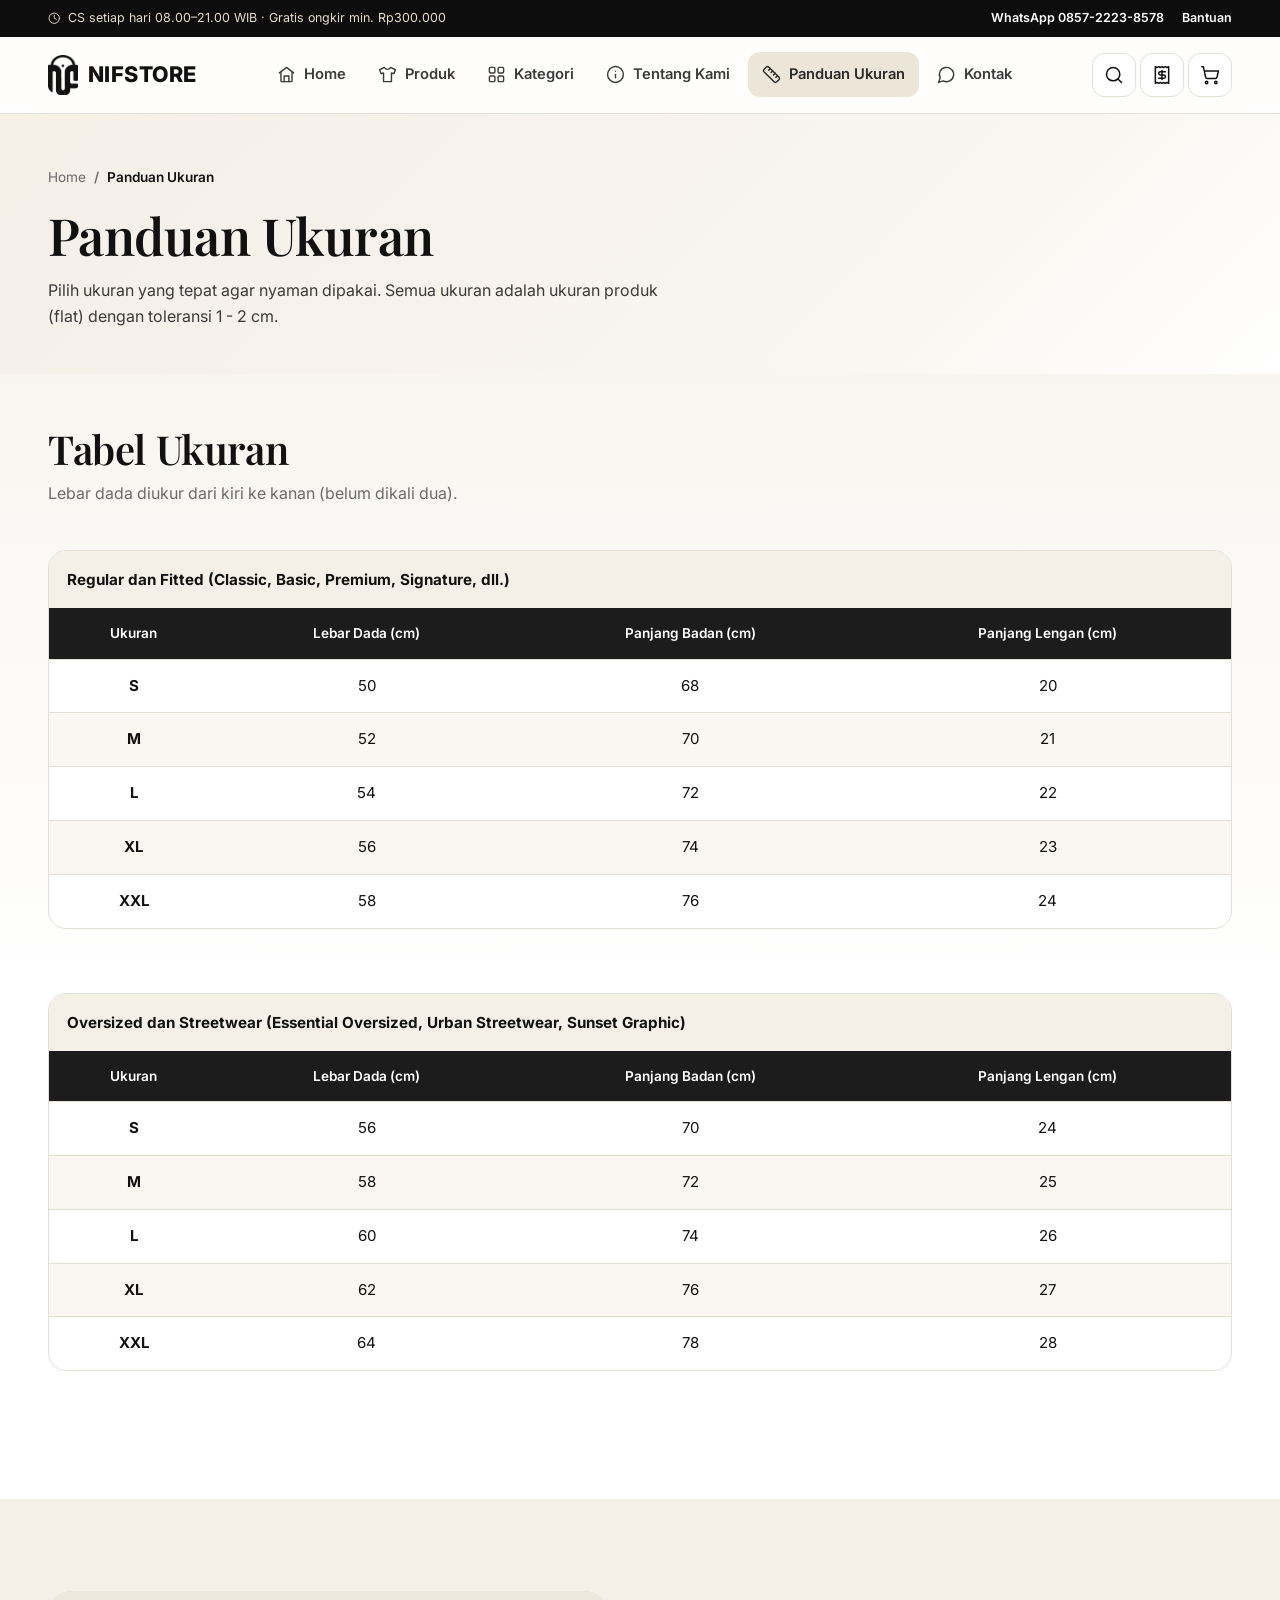
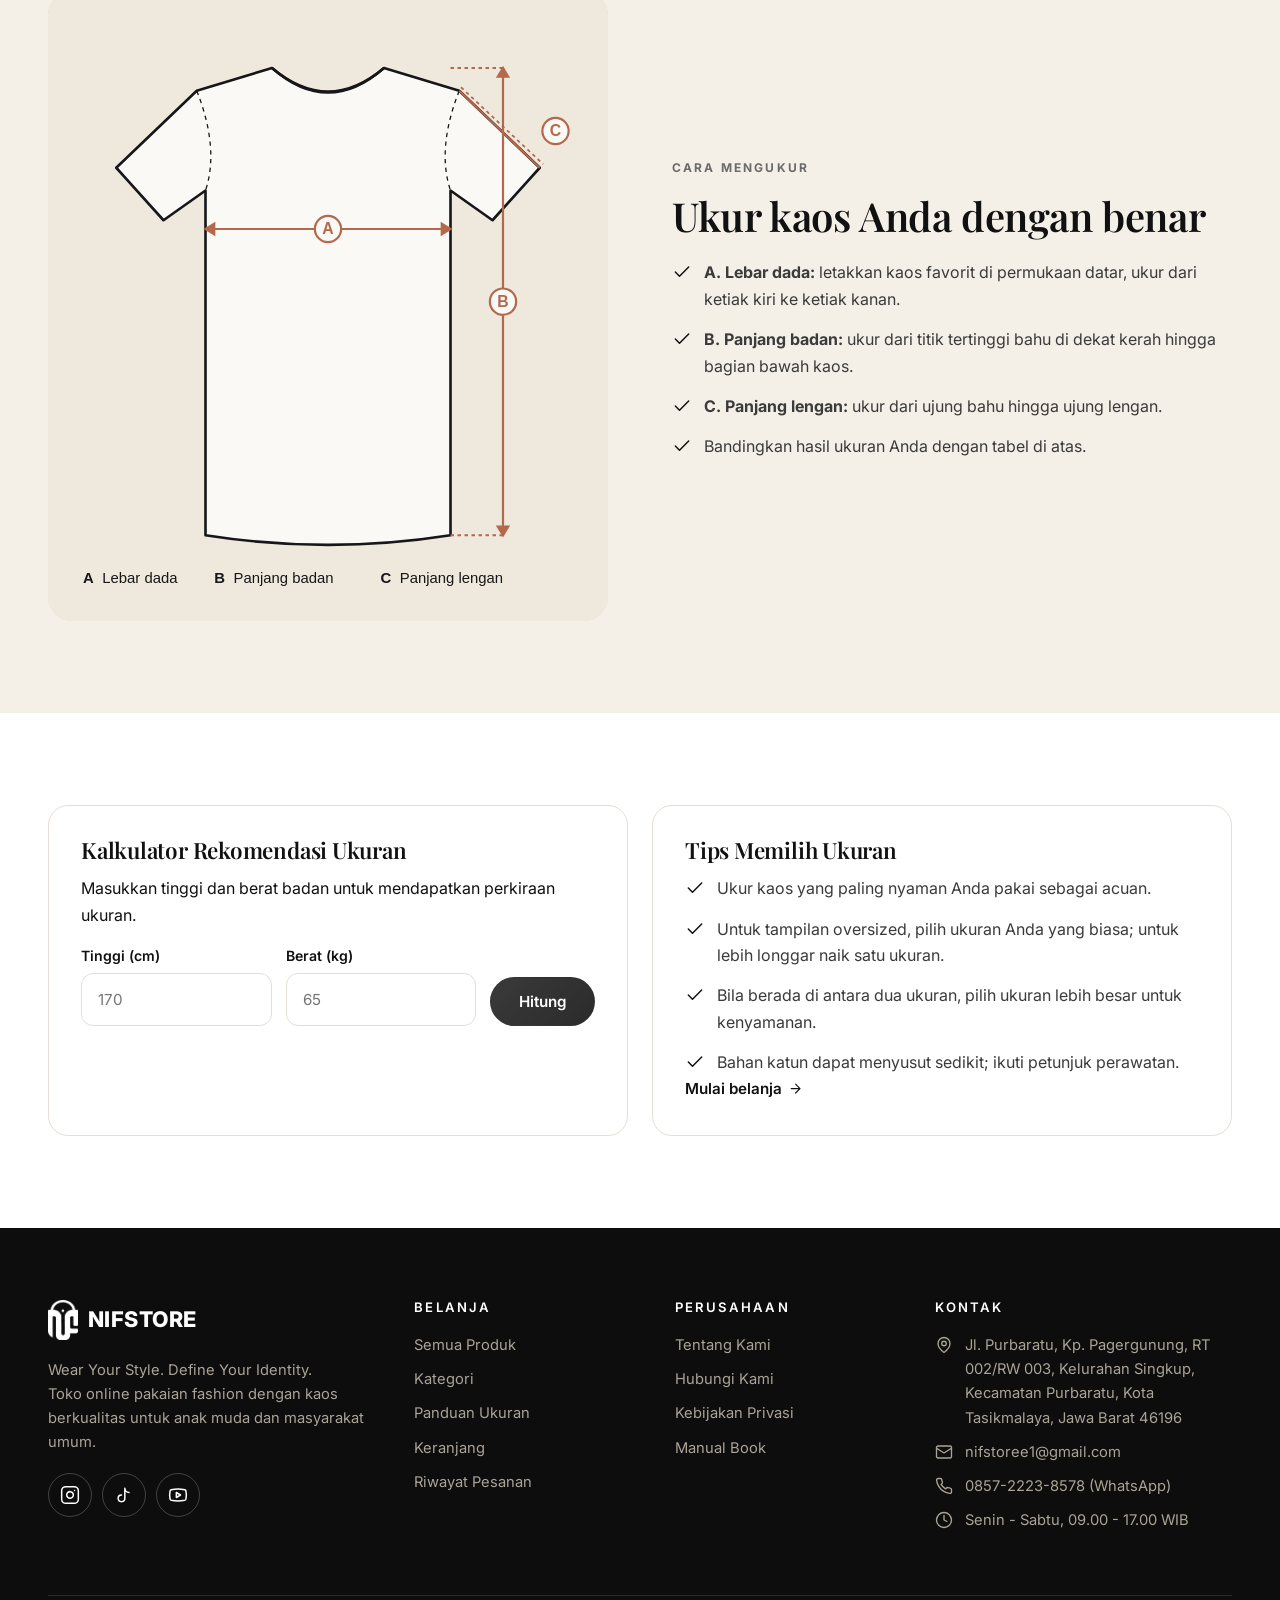
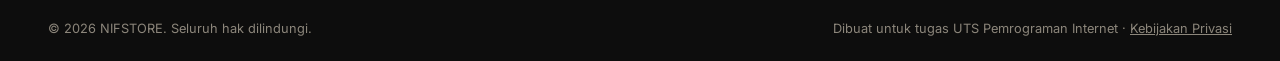
<file: ukuran.html>
<!DOCTYPE html>
<html lang="id">
<head>
  <meta charset="UTF-8">
  <meta name="viewport" content="width=device-width, initial-scale=1">
  <title>Panduan Ukuran - NIFSTORE</title>
  <meta name="description" content="Tabel ukuran kaos NIFSTORE, cara mengukur, dan tips memilih ukuran yang tepat.">
  <link rel="icon" type="image/png" href="assets/icons/favicon.png">
  <link rel="apple-touch-icon" href="assets/icons/apple-touch-icon.png">
  <link rel="preconnect" href="https://fonts.googleapis.com">
  <link rel="preconnect" href="https://fonts.gstatic.com" crossorigin>
  <link rel="stylesheet" href="https://fonts.googleapis.com/css2?family=Inter:wght@400;500;600;700;800&family=Playfair+Display:wght@500;600;700&display=swap">
  <link rel="stylesheet" href="css/style.css">
  <script>document.documentElement.className += " hanif_js";</script>
</head>
<body data-page="ukuran">
  <a class="hanif_skip" href="#hanif_main">Lewati ke konten utama</a>
  <!-- header / navbar -->
  <div class="hanif_topbar"><div class="hanif_container hanif_topbar_inner"><span><svg class="hanif_icon hanif_icon_sm" viewBox="0 0 24 24" fill="none" stroke="currentColor" stroke-width="2" stroke-linecap="round" stroke-linejoin="round" aria-hidden="true"><circle cx="12" cy="12" r="10"/><path d="M12 6v6l4 2"/></svg> CS setiap hari 08.00&ndash;21.00 WIB &middot; Gratis ongkir min. Rp300.000</span><span class="hanif_topbar_right"><a class="hanif_topbar_wa" href="https://wa.me/6285722238578" target="_blank" rel="noopener"><strong>WhatsApp 0857-2223-8578</strong></a><a href="kontak.html">Bantuan</a></span></div></div>
  <header id="hanif_header">
    <div class="hanif_container hanif_nav">
      <a class="hanif_logo" href="index.html" aria-label="NIFSTORE - ke halaman utama"><img class="hanif_logo_img" src="assets/icons/logo.png" alt="" width="30" height="40">NIFSTORE</a>
      <nav aria-label="Navigasi utama">
        <ul class="hanif_menu" id="hanif_menu">
          <li class="hanif_menu_close_item"><button type="button" class="hanif_icon_button hanif_menu_close" aria-label="Tutup menu"><svg class="hanif_icon" viewBox="0 0 24 24" fill="none" stroke="currentColor" stroke-width="2" stroke-linecap="round" stroke-linejoin="round" aria-hidden="true"><path d="M18 6 6 18M6 6l12 12"/></svg></button></li>
          <li><a href="index.html"><svg class="hanif_icon" viewBox="0 0 24 24" fill="none" stroke="currentColor" stroke-width="2" stroke-linecap="round" stroke-linejoin="round" aria-hidden="true"><path d="m3 10 9-7 9 7"/><path d="M5 9v11a1 1 0 0 0 1 1h12a1 1 0 0 0 1-1V9"/><path d="M9 21v-7h6v7"/></svg><span>Home</span></a></li>
          <li><a href="produk.html"><svg class="hanif_icon" viewBox="0 0 24 24" fill="none" stroke="currentColor" stroke-width="2" stroke-linecap="round" stroke-linejoin="round" aria-hidden="true"><path d="M8 3 2 6l2 5 3-1v11h10V10l3 1 2-5-6-3q-1.5 2.5-4 2.5T8 3Z"/></svg><span>Produk</span></a></li>
          <li><a href="kategori.html"><svg class="hanif_icon" viewBox="0 0 24 24" fill="none" stroke="currentColor" stroke-width="2" stroke-linecap="round" stroke-linejoin="round" aria-hidden="true"><rect width="7" height="7" x="3" y="3" rx="1.5"/><rect width="7" height="7" x="14" y="3" rx="1.5"/><rect width="7" height="7" x="14" y="14" rx="1.5"/><rect width="7" height="7" x="3" y="14" rx="1.5"/></svg><span>Kategori</span></a></li>
          <li><a href="tentang.html"><svg class="hanif_icon" viewBox="0 0 24 24" fill="none" stroke="currentColor" stroke-width="2" stroke-linecap="round" stroke-linejoin="round" aria-hidden="true"><circle cx="12" cy="12" r="10"/><path d="M12 16v-4"/><path d="M12 8h.01"/></svg><span>Tentang Kami</span></a></li>
          <li><a href="ukuran.html" aria-current="page"><svg class="hanif_icon" viewBox="0 0 24 24" fill="none" stroke="currentColor" stroke-width="2" stroke-linecap="round" stroke-linejoin="round" aria-hidden="true"><path d="M21.3 15.3a2.4 2.4 0 0 1 0 3.4l-2.6 2.6a2.4 2.4 0 0 1-3.4 0L2.7 8.7a2.41 2.41 0 0 1 0-3.4l2.6-2.6a2.41 2.41 0 0 1 3.4 0Z"/><path d="m14.5 12.5 2-2"/><path d="m11.5 9.5 2-2"/><path d="m8.5 6.5 2-2"/><path d="m17.5 15.5 2-2"/></svg><span>Panduan Ukuran</span></a></li>
          <li><a href="kontak.html"><svg class="hanif_icon" viewBox="0 0 24 24" fill="none" stroke="currentColor" stroke-width="2" stroke-linecap="round" stroke-linejoin="round" aria-hidden="true"><path d="M7.9 20A9 9 0 1 0 4 16.1L2 22Z"/></svg><span>Kontak</span></a></li>
          <li class="hanif_menu_only_drawer"><a href="riwayat.html"><svg class="hanif_icon" viewBox="0 0 24 24" fill="none" stroke="currentColor" stroke-width="2" stroke-linecap="round" stroke-linejoin="round" aria-hidden="true"><path d="M4 2v20l2-1 2 1 2-1 2 1 2-1 2 1 2-1 2 1V2l-2 1-2-1-2 1-2-1-2 1-2-1-2 1Z"/><path d="M16 8h-6a2 2 0 1 0 0 4h4a2 2 0 1 1 0 4H8"/><path d="M12 17.5v-11"/></svg><span>Riwayat Pesanan</span></a></li>
        </ul>
      </nav>
      <div class="hanif_nav_actions">
        <button type="button" class="hanif_icon_button hanif_search_pill" id="hanif_search_btn" aria-label="Cari produk" aria-expanded="false" aria-controls="hanif_search_overlay"><svg class="hanif_icon" viewBox="0 0 24 24" fill="none" stroke="currentColor" stroke-width="2" stroke-linecap="round" stroke-linejoin="round" aria-hidden="true"><circle cx="11" cy="11" r="8"/><path d="m21 21-4.3-4.3"/></svg><span class="hanif_search_pill_text">Cari kaos, oversized&hellip;</span></button>
        <a class="hanif_icon_button hanif_history_btn" href="riwayat.html" aria-label="Riwayat pesanan" title="Riwayat pesanan"><svg class="hanif_icon" viewBox="0 0 24 24" fill="none" stroke="currentColor" stroke-width="2" stroke-linecap="round" stroke-linejoin="round" aria-hidden="true"><path d="M4 2v20l2-1 2 1 2-1 2 1 2-1 2 1 2-1 2 1V2l-2 1-2-1-2 1-2-1-2 1-2-1-2 1Z"/><path d="M16 8h-6a2 2 0 1 0 0 4h4a2 2 0 1 1 0 4H8"/><path d="M12 17.5v-11"/></svg></a>
        <a class="hanif_icon_button" href="keranjang.html" aria-label="Keranjang belanja"><svg class="hanif_icon" viewBox="0 0 24 24" fill="none" stroke="currentColor" stroke-width="2" stroke-linecap="round" stroke-linejoin="round" aria-hidden="true"><circle cx="8" cy="21" r="1.4"/><circle cx="19" cy="21" r="1.4"/><path d="M2.05 2.05h2l2.66 12.42a2 2 0 0 0 2 1.58h9.78a2 2 0 0 0 1.95-1.57l1.65-7.43H5.12"/></svg><span class="hanif_cart_badge" data-kosong="true">0</span></a>
        <button type="button" class="hanif_icon_button hanif_burger" id="hanif_burger" aria-label="Buka menu" aria-expanded="false" aria-controls="hanif_menu"><svg class="hanif_icon" viewBox="0 0 24 24" fill="none" stroke="currentColor" stroke-width="2" stroke-linecap="round" stroke-linejoin="round" aria-hidden="true"><path d="M4 6h16M4 12h16M4 18h16"/></svg></button>
      </div>
    </div>
  </header>
  <!-- pencarian -->
  <div id="hanif_search_overlay" aria-hidden="true">
    <div class="hanif_search_box" role="dialog" aria-label="Cari produk">
      <form id="hanif_search_form" class="hanif_search_row" role="search">
        <input class="hanif_input" id="hanif_search_q" type="search" placeholder="Cari kaos, misalnya oversized..." aria-label="Kata kunci pencarian" autocomplete="off">
        <button class="hanif_button" type="submit">Cari</button>
      </form>
      <div class="hanif_search_suggest" id="hanif_search_suggest"></div>
      <p class="hanif_search_hint">Tekan Enter untuk melihat semua hasil di katalog.</p>
    </div>
  </div>

  <main id="hanif_main">
    <section class="hanif_page_hero">
      <div class="hanif_container">
        <nav aria-label="Breadcrumb"><ol class="hanif_breadcrumb"><li><a href="index.html">Home</a></li><li aria-current="page">Panduan Ukuran</li></ol></nav>
        <h1>Panduan Ukuran</h1>
        <p>Pilih ukuran yang tepat agar nyaman dipakai. Semua ukuran adalah ukuran produk (flat) dengan toleransi 1 - 2 cm.</p>
      </div>
    </section>
    <section class="hanif_section" style="padding-top:52px">
      <div class="hanif_container">
        <div class="hanif_section_head"><div><h2>Tabel Ukuran</h2><p>Lebar dada diukur dari kiri ke kanan (belum dikali dua).</p></div></div>
        <div style="display:grid;gap:28px">
          <div class="hanif_table_wrap hanif_reveal"><table class="hanif_table"><caption>Regular dan Fitted (Classic, Basic, Premium, Signature, dll.)</caption><thead><tr><th scope="col">Ukuran</th><th scope="col">Lebar Dada (cm)</th><th scope="col">Panjang Badan (cm)</th><th scope="col">Panjang Lengan (cm)</th></tr></thead><tbody><tr><td>S</td><td>50</td><td>68</td><td>20</td></tr><tr><td>M</td><td>52</td><td>70</td><td>21</td></tr><tr><td>L</td><td>54</td><td>72</td><td>22</td></tr><tr><td>XL</td><td>56</td><td>74</td><td>23</td></tr><tr><td>XXL</td><td>58</td><td>76</td><td>24</td></tr></tbody></table></div>
          <div class="hanif_table_wrap hanif_reveal"><table class="hanif_table"><caption>Oversized dan Streetwear (Essential Oversized, Urban Streetwear, Sunset Graphic)</caption><thead><tr><th scope="col">Ukuran</th><th scope="col">Lebar Dada (cm)</th><th scope="col">Panjang Badan (cm)</th><th scope="col">Panjang Lengan (cm)</th></tr></thead><tbody><tr><td>S</td><td>56</td><td>70</td><td>24</td></tr><tr><td>M</td><td>58</td><td>72</td><td>25</td></tr><tr><td>L</td><td>60</td><td>74</td><td>26</td></tr><tr><td>XL</td><td>62</td><td>76</td><td>27</td></tr><tr><td>XXL</td><td>64</td><td>78</td><td>28</td></tr></tbody></table></div>
        </div>
      </div>
    </section>

    <section class="hanif_section hanif_section_alt">
      <div class="hanif_container hanif_split">
        <img class="hanif_reveal" src="assets/images/diagram-ukuran.svg" alt="Diagram kaos dengan tanda A lebar dada, B panjang badan, dan C panjang lengan" width="640" height="720">
        <div class="hanif_reveal">
          <span class="hanif_eyebrow">Cara Mengukur</span>
          <h2>Ukur kaos Anda dengan benar</h2>
          <ol class="hanif_check_list">
            <li><svg class="hanif_icon" viewBox="0 0 24 24" fill="none" stroke="currentColor" stroke-width="2" stroke-linecap="round" stroke-linejoin="round" aria-hidden="true"><path d="M20 6 9 17l-5-5"/></svg><span><strong>A. Lebar dada:</strong> letakkan kaos favorit di permukaan datar, ukur dari ketiak kiri ke ketiak kanan.</span></li>
            <li><svg class="hanif_icon" viewBox="0 0 24 24" fill="none" stroke="currentColor" stroke-width="2" stroke-linecap="round" stroke-linejoin="round" aria-hidden="true"><path d="M20 6 9 17l-5-5"/></svg><span><strong>B. Panjang badan:</strong> ukur dari titik tertinggi bahu di dekat kerah hingga bagian bawah kaos.</span></li>
            <li><svg class="hanif_icon" viewBox="0 0 24 24" fill="none" stroke="currentColor" stroke-width="2" stroke-linecap="round" stroke-linejoin="round" aria-hidden="true"><path d="M20 6 9 17l-5-5"/></svg><span><strong>C. Panjang lengan:</strong> ukur dari ujung bahu hingga ujung lengan.</span></li>
            <li><svg class="hanif_icon" viewBox="0 0 24 24" fill="none" stroke="currentColor" stroke-width="2" stroke-linecap="round" stroke-linejoin="round" aria-hidden="true"><path d="M20 6 9 17l-5-5"/></svg><span>Bandingkan hasil ukuran Anda dengan tabel di atas.</span></li>
          </ol>
        </div>
      </div>
    </section>

    <section class="hanif_section">
      <div class="hanif_container">
        <div class="hanif_vm">
          <div class="hanif_card hanif_reveal">
            <h3>Kalkulator Rekomendasi Ukuran</h3>
            <p style="color:var(--hanif_gray_600)">Masukkan tinggi dan berat badan untuk mendapatkan perkiraan ukuran.</p>
            <form class="hanif_size_calc" id="hanif_size_form" novalidate>
              <div class="hanif_field"><label for="hanif_in_tinggi">Tinggi (cm)</label><input class="hanif_input" id="hanif_in_tinggi" name="tinggi" type="number" inputmode="numeric" min="140" max="210" placeholder="170"></div>
              <div class="hanif_field"><label for="hanif_in_berat">Berat (kg)</label><input class="hanif_input" id="hanif_in_berat" name="berat" type="number" inputmode="numeric" min="35" max="150" placeholder="65"></div>
              <button class="hanif_button" type="submit" style="margin-bottom:0">Hitung</button>
            </form>
            <div class="hanif_size_result" id="hanif_size_result" role="status" hidden></div>
          </div>
          <div class="hanif_card hanif_reveal">
            <h3>Tips Memilih Ukuran</h3>
            <ul class="hanif_check_list">
              <li><svg class="hanif_icon" viewBox="0 0 24 24" fill="none" stroke="currentColor" stroke-width="2" stroke-linecap="round" stroke-linejoin="round" aria-hidden="true"><path d="M20 6 9 17l-5-5"/></svg><span>Ukur kaos yang paling nyaman Anda pakai sebagai acuan.</span></li>
              <li><svg class="hanif_icon" viewBox="0 0 24 24" fill="none" stroke="currentColor" stroke-width="2" stroke-linecap="round" stroke-linejoin="round" aria-hidden="true"><path d="M20 6 9 17l-5-5"/></svg><span>Untuk tampilan oversized, pilih ukuran Anda yang biasa; untuk lebih longgar naik satu ukuran.</span></li>
              <li><svg class="hanif_icon" viewBox="0 0 24 24" fill="none" stroke="currentColor" stroke-width="2" stroke-linecap="round" stroke-linejoin="round" aria-hidden="true"><path d="M20 6 9 17l-5-5"/></svg><span>Bila berada di antara dua ukuran, pilih ukuran lebih besar untuk kenyamanan.</span></li>
              <li><svg class="hanif_icon" viewBox="0 0 24 24" fill="none" stroke="currentColor" stroke-width="2" stroke-linecap="round" stroke-linejoin="round" aria-hidden="true"><path d="M20 6 9 17l-5-5"/></svg><span>Bahan katun dapat menyusut sedikit; ikuti petunjuk perawatan.</span></li>
            </ul>
            <a class="hanif_link_arrow" href="produk.html">Mulai belanja <svg class="hanif_icon hanif_icon_sm" viewBox="0 0 24 24" fill="none" stroke="currentColor" stroke-width="2" stroke-linecap="round" stroke-linejoin="round" aria-hidden="true"><path d="M5 12h14M12 5l7 7-7 7"/></svg></a>
          </div>
        </div>
      </div>
    </section>
  </main>

  <!-- footer -->
  <footer id="hanif_footer">
    <div class="hanif_container">
      <div class="hanif_footer_grid">
        <div>
          <a class="hanif_logo" href="index.html"><img class="hanif_logo_img" src="assets/icons/logo-putih.png" alt="" width="30" height="40">NIFSTORE</a>
          <p>Wear Your Style. Define Your Identity.<br>Toko online pakaian fashion dengan kaos berkualitas untuk anak muda dan masyarakat umum.</p>
          <div class="hanif_footer_social">
            <a href="https://www.instagram.com/nif_store1" target="_blank" rel="noopener" aria-label="Instagram @nif_store1"><svg class="hanif_icon" viewBox="0 0 24 24" fill="none" stroke="currentColor" stroke-width="2" stroke-linecap="round" stroke-linejoin="round" aria-hidden="true"><rect width="20" height="20" x="2" y="2" rx="5" ry="5"/><path d="M16 11.37A4 4 0 1 1 12.63 8 4 4 0 0 1 16 11.37z"/><path d="M17.5 6.5h.01"/></svg></a>
            <a href="https://www.tiktok.com/@nif_store1" target="_blank" rel="noopener" aria-label="TikTok @nif_store1"><svg class="hanif_icon" viewBox="0 0 24 24" fill="none" stroke="currentColor" stroke-width="2" stroke-linecap="round" stroke-linejoin="round" aria-hidden="true"><path d="M9 12a4 4 0 1 0 4 4V4a5 5 0 0 0 5 5"/></svg></a>
            <a href="https://www.youtube.com/@nifstore" target="_blank" rel="noopener" aria-label="YouTube NIFSTORE"><svg class="hanif_icon" viewBox="0 0 24 24" fill="none" stroke="currentColor" stroke-width="2" stroke-linecap="round" stroke-linejoin="round" aria-hidden="true"><path d="M2.5 17a24.12 24.12 0 0 1 0-10 2 2 0 0 1 1.4-1.4 49.56 49.56 0 0 1 16.2 0A2 2 0 0 1 21.5 7a24.12 24.12 0 0 1 0 10 2 2 0 0 1-1.4 1.4 49.55 49.55 0 0 1-16.2 0A2 2 0 0 1 2.5 17"/><path d="m10 15 5-3-5-3z"/></svg></a>
          </div>
        </div>
        <div>
          <h3>Belanja</h3>
          <ul>
            <li><a href="produk.html">Semua Produk</a></li>
            <li><a href="kategori.html">Kategori</a></li>
            <li><a href="ukuran.html">Panduan Ukuran</a></li>
            <li><a href="keranjang.html">Keranjang</a></li>
            <li><a href="riwayat.html">Riwayat Pesanan</a></li>
          </ul>
        </div>
        <div>
          <h3>Perusahaan</h3>
          <ul>
            <li><a href="tentang.html">Tentang Kami</a></li>
            <li><a href="kontak.html">Hubungi Kami</a></li>
            <li><a href="kebijakan-privasi.html">Kebijakan Privasi</a></li>
            <li><a href="manual-book.html">Manual Book</a></li>
          </ul>
        </div>
        <div>
          <h3>Kontak</h3>
          <ul class="hanif_footer_contact">
            <li><svg class="hanif_icon" viewBox="0 0 24 24" fill="none" stroke="currentColor" stroke-width="2" stroke-linecap="round" stroke-linejoin="round" aria-hidden="true"><path d="M20 10c0 6-8 12-8 12s-8-6-8-12a8 8 0 0 1 16 0Z"/><circle cx="12" cy="10" r="3"/></svg><a href="https://www.google.com/maps/search/?api=1&query=Jl.+Purbaratu%2C+Kp.+Pagergunung%2C+RT+002%2FRW+003%2C+Kelurahan+Singkup%2C+Kecamatan+Purbaratu%2C+Kota+Tasikmalaya%2C+Jawa+Barat+46196" target="_blank" rel="noopener">Jl. Purbaratu, Kp. Pagergunung, RT 002/RW 003, Kelurahan Singkup, Kecamatan Purbaratu, Kota Tasikmalaya, Jawa Barat 46196</a></li>
            <li><svg class="hanif_icon" viewBox="0 0 24 24" fill="none" stroke="currentColor" stroke-width="2" stroke-linecap="round" stroke-linejoin="round" aria-hidden="true"><rect width="20" height="16" x="2" y="4" rx="2"/><path d="m22 7-8.97 5.7a1.94 1.94 0 0 1-2.06 0L2 7"/></svg><a href="mailto:nifstoree1@gmail.com">nifstoree1@gmail.com</a></li>
            <li><svg class="hanif_icon" viewBox="0 0 24 24" fill="none" stroke="currentColor" stroke-width="2" stroke-linecap="round" stroke-linejoin="round" aria-hidden="true"><path d="M22 16.92v3a2 2 0 0 1-2.18 2 19.79 19.79 0 0 1-8.63-3.07 19.5 19.5 0 0 1-6-6 19.79 19.79 0 0 1-3.07-8.67A2 2 0 0 1 4.11 2h3a2 2 0 0 1 2 1.72c.127.96.361 1.903.7 2.81a2 2 0 0 1-.45 2.11L8.09 9.91a16 16 0 0 0 6 6l1.27-1.27a2 2 0 0 1 2.11-.45c.907.339 1.85.573 2.81.7A2 2 0 0 1 22 16.92z"/></svg><a href="https://wa.me/6285722238578" target="_blank" rel="noopener">0857-2223-8578 (WhatsApp)</a></li>
            <li><svg class="hanif_icon" viewBox="0 0 24 24" fill="none" stroke="currentColor" stroke-width="2" stroke-linecap="round" stroke-linejoin="round" aria-hidden="true"><circle cx="12" cy="12" r="10"/><path d="M12 6v6l4 2"/></svg><span>Senin - Sabtu, 09.00 - 17.00 WIB</span></li>
          </ul>
        </div>
      </div>
      <div class="hanif_footer_bottom">
        <span>&copy; 2026 NIFSTORE. Seluruh hak dilindungi.</span>
        <span>Dibuat untuk tugas UTS Pemrograman Internet &middot; <a href="kebijakan-privasi.html" style="text-decoration:underline">Kebijakan Privasi</a></span>
      </div>
    </div>
  </footer>
  <button type="button" id="hanif_totop" aria-label="Kembali ke atas"><svg class="hanif_icon" viewBox="0 0 24 24" fill="none" stroke="currentColor" stroke-width="2" stroke-linecap="round" stroke-linejoin="round" aria-hidden="true"><path d="m5 12 7-7 7 7M12 19V5"/></svg></button>

  <!-- urutan script jangan ditukar -->
  <script src="js/products.js"></script>
  <script src="js/cart.js"></script>
  <script src="js/main.js"></script>
</body>
</html>
</file>
<file: css/style.css>
/* NIFSTORE - style.css (semua class & id berawalan hanif_) */

/* variabel, reset, utilitas */
:root {
  --hanif-ink: #111111;
  --hanif-ink-soft: #3b3b3b;
  --hanif-gray: #6b6b6b;
  --hanif-line: #e4dfd5;
  --hanif-sand: #f4efe7;
  --hanif-beige: #e6dccb;
  --hanif-paper: #ffffff;
  --hanif-success: #1f7a4d;
  --hanif-danger: #b3261e;
  --hanif-blue: #111111;
  --hanif-blue-2: #2b2b2b;
  --hanif-blue-soft: #ece5d8;
  --hanif-orange: #f97316;
  --hanif-radius: 14px;
  --hanif-shadow: 0 14px 34px rgba(17, 17, 17, .12);
  --hanif-font-body: 'Inter', 'Segoe UI', system-ui, -apple-system, Arial, sans-serif;
  --hanif-font-display: 'Playfair Display', Georgia, 'Times New Roman', serif;
  --hanif-ease: cubic-bezier(.22, .61, .36, 1);
}
*, *::before, *::after { box-sizing: border-box; }
html { scroll-behavior: smooth; -webkit-text-size-adjust: 100%; }
body {
  margin: 0; font-family: var(--hanif-font-body); color: var(--hanif-ink);
  background: linear-gradient(180deg, #f4efe7 0, #faf8f4 520px, #fff 1000px) no-repeat, var(--hanif-paper); line-height: 1.65; font-size: 16px; overflow-x: clip;
}
img { max-width: 100%; height: auto; display: block; }
a { color: inherit; text-decoration: none; }
button, input, select, textarea { font: inherit; color: inherit; }
button { cursor: pointer; }
h1, h2, h3, h4 { font-family: var(--hanif-font-display); line-height: 1.15; margin: 0 0 .5em; font-weight: 600; letter-spacing: -.01em; }
h1 { font-size: clamp(2.3rem, 5.4vw, 4.1rem); }
h2 { font-size: clamp(1.7rem, 3.4vw, 2.5rem); }
h3 { font-size: 1.2rem; }
p { margin: 0 0 1em; }
ul, ol { margin: 0; padding: 0; list-style: none; }
:focus-visible { outline: 2px solid var(--hanif-ink); outline-offset: 3px; }
[hidden] { display: none !important; }

.hanif_container { width: 100%; max-width: 1240px; margin: 0 auto; padding: 0 28px; }
.hanif_center { text-align: center; }
.hanif_sr_only { position: absolute; width: 1px; height: 1px; padding: 0; margin: -1px; overflow: hidden; clip: rect(0, 0, 0, 0); white-space: nowrap; border: 0; }
.hanif_skip { position: absolute; left: 12px; top: -60px; z-index: 200; background: var(--hanif-ink); color: #fff; padding: 10px 16px; border-radius: 8px; }
.hanif_skip:focus { top: 12px; }
.hanif_icon { width: 1.25em; height: 1.25em; flex: none; fill: none; stroke: currentColor; stroke-width: 1.8; stroke-linecap: round; stroke-linejoin: round; }
.hanif_icon_sm { width: 1em; height: 1em; }
.hanif_note { font-size: .85rem; color: var(--hanif-gray); }

/* tombol, form, alert, badge */
.hanif_button {
  display: inline-flex; align-items: center; justify-content: center; gap: 8px;
  padding: 14px 28px; border-radius: 999px; border: 1.5px solid var(--hanif-ink);
  background: linear-gradient(135deg, #3a3a3a, var(--hanif-blue-2)); border-color: transparent; color: #fff; font-weight: 600; font-size: .95rem; line-height: 1.2;
  text-align: center; transition: transform .25s var(--hanif-ease), background .25s, color .25s, box-shadow .25s;
}
.hanif_button:hover { transform: translateY(-2px); box-shadow: 0 12px 24px rgba(17, 17, 17, .32); }
.hanif_button:active { transform: translateY(0); }
.hanif_button:disabled { opacity: .45; cursor: not-allowed; transform: none; box-shadow: none; }
.hanif_button_outline { background: #fff; color: var(--hanif-ink); border: 1.5px solid var(--hanif-line); }
.hanif_button_outline:hover { background: var(--hanif-blue-soft); color: var(--hanif-blue-2); border-color: var(--hanif-blue); box-shadow: none; }
.hanif_button_light { background: #fff; color: var(--hanif-ink); border-color: #fff; }
.hanif_button_light:hover { background: var(--hanif-blue-soft); box-shadow: none; }
.hanif_button_block { width: 100%; }
.hanif_icon_button {
  position: relative; display: inline-flex; align-items: center; justify-content: center;
  width: 44px; height: 44px; border-radius: 12px; border: 1px solid var(--hanif-line); background: #fff; color: var(--hanif-ink);
  transition: background .2s, border-color .2s, color .2s, transform .2s;
}
.hanif_icon_button:hover { background: var(--hanif-blue-soft); border-color: #cdbfa8; color: var(--hanif-blue-2); transform: translateY(-1px); }
.hanif_link_arrow { display: inline-flex; align-items: center; gap: 6px; font-weight: 600; font-size: .95rem; border-bottom: 1.5px solid transparent; transition: gap .25s, border-color .25s; }
.hanif_link_arrow:hover { gap: 12px; border-color: currentColor; }
.hanif_reset { border: 0; background: none; padding: 0; font-weight: 600; font-size: .88rem; text-decoration: underline; text-underline-offset: 3px; color: var(--hanif-ink); }

.hanif_field { position: relative; margin-bottom: 18px; }
.hanif_field label { display: block; font-weight: 600; font-size: .88rem; margin-bottom: 6px; }
.hanif_input, .hanif_select, .hanif_textarea {
  width: 100%; padding: 13px 16px; border: 1.5px solid var(--hanif-line); border-radius: 12px;
  background: #fff; font-size: .95rem; transition: border-color .2s, box-shadow .2s;
}
.hanif_textarea { min-height: 130px; resize: vertical; }
.hanif_input:focus, .hanif_select:focus, .hanif_textarea:focus { outline: none; border-color: var(--hanif-blue); box-shadow: 0 0 0 3px rgba(17, 17, 17, .15); }
.hanif_select { appearance: none; padding-right: 40px; background-image: url("data:image/svg+xml,%3Csvg xmlns='http://www.w3.org/2000/svg' width='16' height='16' viewBox='0 0 24 24' fill='none' stroke='%23111' stroke-width='2' stroke-linecap='round' stroke-linejoin='round'%3E%3Cpath d='m6 9 6 6 6-6'/%3E%3C/svg%3E"); background-repeat: no-repeat; background-position: right 14px center; }
.hanif_error { display: none; color: var(--hanif-danger); font-size: .8rem; margin-top: 5px; }
.hanif_field_error .hanif_error { display: block; }
.hanif_field_error .hanif_input, .hanif_field_error .hanif_textarea, .hanif_field_error .hanif_select { border-color: var(--hanif-danger); }
.hanif_form_row { display: grid; grid-template-columns: 1fr 1fr; gap: 0 18px; }
.hanif_input_icon .hanif_icon { position: absolute; left: 15px; bottom: 15px; width: 18px; height: 18px; color: var(--hanif-gray); pointer-events: none; }
.hanif_input_icon .hanif_input { padding-left: 44px; }

.hanif_alert { padding: 14px 18px; border-radius: 12px; font-size: .92rem; margin-bottom: 18px; border: 1px solid transparent; }
.hanif_alert_success { background: #e8f4ee; border-color: #bfe0cf; color: #14543a; }
.hanif_alert_info { background: var(--hanif-sand); border-color: var(--hanif-beige); color: var(--hanif-ink-soft); }

.hanif_badge { position: absolute; top: 14px; left: 14px; padding: 5px 12px; border-radius: 999px; background: var(--hanif-blue); color: #fff; font-size: .72rem; font-weight: 700; letter-spacing: .06em; text-transform: uppercase; }
.hanif_badge_baru { background: #fff; color: var(--hanif-ink); box-shadow: 0 2px 8px rgba(0, 0, 0, .12); }
.hanif_badge_habis { background: var(--hanif-gray); }
.hanif_dot { display: inline-block; width: 14px; height: 14px; border-radius: 50%; border: 1px solid rgba(0, 0, 0, .22); flex: none; }
.hanif_dots { display: flex; gap: 6px; margin-bottom: 14px; }
.hanif_eyebrow { display: inline-block; font-size: .75rem; font-weight: 700; letter-spacing: .18em; text-transform: uppercase; color: var(--hanif-gray); margin-bottom: 16px; }

/* header, navigasi, pencarian */
.hanif_topbar { background: #0d0d0d; color: #e6dccb; font-size: .78rem; padding: 8px 0; }
.hanif_topbar_inner { display: flex; align-items: center; justify-content: space-between; gap: 16px; }
.hanif_topbar_inner > span { display: inline-flex; align-items: center; gap: 8px; }
.hanif_topbar_right { gap: 18px !important; }
.hanif_topbar strong { color: #fff; font-weight: 600; }
.hanif_topbar a { color: #fff; font-weight: 600; }
.hanif_topbar a:hover { text-decoration: underline; }
#hanif_header { position: sticky; top: 0; z-index: 60; background: rgba(255, 255, 255, .92); backdrop-filter: saturate(1.4) blur(12px); border-bottom: 1px solid var(--hanif-line); }
.hanif_nav { display: flex; align-items: center; justify-content: space-between; gap: 24px; min-height: 76px; }
.hanif_logo { flex-shrink: 0; white-space: nowrap; display: inline-flex; align-items: center; gap: 10px; font-family: var(--hanif-font-body); font-weight: 800; font-size: 1.35rem; letter-spacing: .02em; }
.hanif_logo_img { height: 40px; width: auto; display: block; }
.hanif_menu { display: flex; align-items: center; gap: 4px; }
.hanif_menu a { white-space: nowrap; display: inline-flex; align-items: center; gap: 8px; font-weight: 600; font-size: .92rem; padding: 10px 14px; border-radius: 12px; color: var(--hanif-ink-soft); transition: color .2s, background .2s; }
.hanif_menu a .hanif_icon { width: 19px; height: 19px; }
.hanif_menu a:hover { background: var(--hanif-sand); color: var(--hanif-ink); }
.hanif_menu a[aria-current="page"] { background: var(--hanif-blue-soft); color: var(--hanif-blue-2); }
.hanif_menu_close_item, .hanif_burger { display: none; }
.hanif_nav_actions { display: flex; align-items: center; gap: 4px; }
.hanif_cart_badge { position: absolute; top: -7px; right: -7px; min-width: 20px; height: 20px; padding: 0 5px; border-radius: 999px; background: var(--hanif-orange); box-shadow: 0 0 0 2px #fff; color: #fff; font-size: .68rem; font-weight: 700; display: flex; align-items: center; justify-content: center; line-height: 1; }
.hanif_cart_badge[data-kosong="true"] { display: none; }
.hanif_scrim { position: fixed; inset: 0; background: rgba(17, 17, 17, .5); z-index: 59; /* harus di bawah header */ opacity: 0; visibility: hidden; transition: opacity .3s, visibility .3s; }
.hanif_scrim.hanif_is_open { opacity: 1; visibility: visible; }

#hanif_search_overlay { position: fixed; inset: 0; z-index: 90; background: rgba(17, 17, 17, .55); display: flex; justify-content: center; align-items: flex-start; padding: 12vh 20px 20px; opacity: 0; visibility: hidden; transition: opacity .25s, visibility .25s; }
#hanif_search_overlay.hanif_is_open { opacity: 1; visibility: visible; }
.hanif_search_box { width: 100%; max-width: 640px; background: #fff; border-radius: 20px; padding: 22px; box-shadow: var(--hanif-shadow); transform: translateY(-12px); transition: transform .3s var(--hanif-ease); }
#hanif_search_overlay.hanif_is_open .hanif_search_box { transform: none; }
.hanif_search_row { display: flex; gap: 10px; }
.hanif_search_row .hanif_input { flex: 1; }
.hanif_search_suggest { display: grid; gap: 4px; margin-top: 14px; }
.hanif_search_suggest a { display: flex; align-items: center; gap: 14px; padding: 8px; border-radius: 10px; font-size: .92rem; }
.hanif_search_suggest a:hover { background: var(--hanif-sand); }
.hanif_search_suggest img { width: 48px; height: 56px; object-fit: cover; border-radius: 8px; background: var(--hanif-sand); }
.hanif_search_suggest strong { display: block; font-weight: 600; }
.hanif_search_suggest span { color: var(--hanif-gray); font-size: .85rem; }
.hanif_search_hint { margin: 12px 0 0; font-size: .82rem; color: var(--hanif-gray); }

/* hero & halaman home */
.hanif_hero { background: linear-gradient(135deg, #f4efe7 0%, #f9f6f0 62%, #fff 100%); overflow: hidden; }
.hanif_hero_inner { display: grid; grid-template-columns: 1.05fr .95fr; gap: 56px; align-items: center; padding-top: 64px; padding-bottom: 64px; }
.hanif_hero h1 { margin-bottom: 22px; }
.hanif_lead { font-size: 1.12rem; color: var(--hanif-ink-soft); max-width: 520px; margin-bottom: 30px; }
.hanif_hero_actions { display: flex; flex-wrap: wrap; gap: 14px; }
.hanif_hero_stats { display: flex; gap: 40px; margin-top: 44px; padding-top: 28px; border-top: 1px solid rgba(17, 17, 17, .14); }
.hanif_hero_stats strong { display: block; font-family: var(--hanif-font-display); font-size: 2rem; line-height: 1.1; }
.hanif_hero_stats span { font-size: .85rem; color: var(--hanif-gray); }
.hanif_hero_media { position: relative; border-radius: 28px; overflow: hidden; box-shadow: var(--hanif-shadow); background: var(--hanif-beige); }
.hanif_hero_media img { width: 100%; height: auto; }
.hanif_hero_tag { position: absolute; left: 20px; bottom: 20px; display: flex; align-items: center; gap: 12px; background: #fff; padding: 12px 18px; border-radius: 14px; box-shadow: var(--hanif-shadow); font-size: .82rem; color: var(--hanif-gray); }
.hanif_hero_tag strong { display: block; color: var(--hanif-ink); font-size: .92rem; }
.hanif_hero_tag .hanif_icon { width: 28px; height: 28px; }

/* section umum */
.hanif_section { padding: 92px 0; }
.hanif_section_alt { background: var(--hanif-sand); }
.hanif_section_dark { background: linear-gradient(135deg, #1c1c1c, #0d0d0d); color: #fff; }
.hanif_section_head { display: flex; align-items: flex-end; justify-content: space-between; gap: 24px; margin-bottom: 44px; }
.hanif_section_head h2 { margin-bottom: 8px; }
.hanif_section_head p { margin: 0; color: var(--hanif-gray); max-width: 560px; }
.hanif_section_head.hanif_center { justify-content: center; text-align: center; }
.hanif_section_head.hanif_center p { margin-inline: auto; }

.hanif_grid_categories { display: grid; grid-template-columns: repeat(3, 1fr); gap: 22px; }
.hanif_category_card { position: relative; display: block; border-radius: 20px; overflow: hidden; background: var(--hanif-beige); aspect-ratio: 6 / 7; }
.hanif_category_card img { width: 100%; height: 100%; object-fit: cover; transition: transform .7s var(--hanif-ease); }
.hanif_category_card:hover img { transform: scale(1.06); }
.hanif_category_info { position: absolute; left: 0; right: 0; bottom: 0; padding: 70px 24px 22px; color: #fff; background: linear-gradient(to top, rgba(0, 0, 0, .68), transparent); }
.hanif_category_info h3 { margin: 0 0 4px; font-size: 1.45rem; }
.hanif_category_info span { display: inline-flex; align-items: center; gap: 6px; font-size: .88rem; opacity: .92; }

.hanif_promo { display: grid; grid-template-columns: 1.1fr .9fr; align-items: center; background: linear-gradient(135deg, #1c1c1c, #0d0d0d); color: #fff; border-radius: 28px; overflow: hidden; }
.hanif_promo_text { padding: 64px; }
.hanif_promo_text p { color: #cfc8bb; max-width: 460px; margin-bottom: 28px; }
.hanif_promo_visual { align-self: stretch; background: var(--hanif-beige); }
.hanif_promo_visual img { width: 100%; height: 100%; object-fit: cover; }

.hanif_features { display: grid; grid-template-columns: repeat(4, 1fr); gap: 22px; }
.hanif_feature { padding: 30px 26px; border: 1px solid var(--hanif-line); border-radius: 20px; background: #fff; transition: transform .3s var(--hanif-ease), box-shadow .3s; }
.hanif_feature:hover { transform: translateY(-4px); box-shadow: var(--hanif-shadow); }
.hanif_feature h3 { margin-bottom: 8px; font-size: 1.15rem; }
.hanif_feature p { margin: 0; font-size: .92rem; color: var(--hanif-gray); }
.hanif_feature_icon { display: inline-flex; align-items: center; justify-content: center; width: 52px; height: 52px; border-radius: 16px; background: var(--hanif-blue-soft); color: var(--hanif-blue); margin-bottom: 18px; flex: none; }
.hanif_section_alt .hanif_feature_icon { background: #fff; }
.hanif_feature_icon .hanif_icon { width: 24px; height: 24px; }

.hanif_testimonials { display: grid; grid-template-columns: repeat(3, 1fr); gap: 22px; }
.hanif_testimonial { margin: 0; padding: 32px; background: #fff; border-radius: 20px; border: 1px solid var(--hanif-line); }
.hanif_stars { display: flex; gap: 2px; margin-bottom: 14px; }
.hanif_stars .hanif_icon { width: 18px; height: 18px; fill: var(--hanif-ink); stroke: var(--hanif-ink); }
.hanif_testimonial blockquote { margin: 0 0 22px; font-size: 1rem; color: var(--hanif-ink-soft); }
.hanif_person { display: flex; align-items: center; gap: 14px; font-weight: 600; font-size: .95rem; }
.hanif_person small { display: block; color: var(--hanif-gray); font-weight: 400; font-size: .8rem; }
.hanif_avatar { display: inline-flex; align-items: center; justify-content: center; width: 44px; height: 44px; border-radius: 50%; background: linear-gradient(135deg,#3a3a3a,#2b2b2b); color: #fff; font-family: var(--hanif-font-display); font-size: 1.1rem; }

.hanif_newsletter { max-width: 620px; margin: 0 auto; text-align: center; }
.hanif_newsletter p { color: #cfc8bb; }
.hanif_newsletter_form { display: flex; gap: 12px; margin-top: 26px; }
.hanif_newsletter_form .hanif_input { border-color: transparent; }
.hanif_newsletter_msg { min-height: 1.6em; margin: 14px 0 0; font-size: .9rem; color: #e6dccb; }

/* katalog produk */
.hanif_page_hero { background: linear-gradient(135deg, #f4efe7 0%, #f9f6f0 70%, #fff 100%); padding: 52px 0 44px; }
.hanif_page_hero h1 { font-size: clamp(2rem, 4.4vw, 3.2rem); margin-bottom: 12px; }
.hanif_page_hero p { max-width: 640px; margin: 0; color: var(--hanif-ink-soft); }
.hanif_breadcrumb { display: flex; flex-wrap: wrap; gap: 8px; margin-bottom: 18px; font-size: .85rem; color: var(--hanif-gray); }
.hanif_breadcrumb li + li::before { content: "/"; margin-right: 8px; opacity: .6; }
.hanif_breadcrumb a:hover { color: var(--hanif-ink); text-decoration: underline; }
.hanif_breadcrumb [aria-current] { color: var(--hanif-ink); font-weight: 600; }

.hanif_toolbar { display: grid; grid-template-columns: 1fr 220px 220px; gap: 0 14px; margin-bottom: 4px; }
.hanif_chips { display: flex; flex-wrap: wrap; gap: 10px; margin-bottom: 22px; }
.hanif_chip { padding: 9px 20px; border-radius: 999px; border: 1.5px solid var(--hanif-line); background: #fff; font-weight: 500; font-size: .9rem; transition: all .2s; }
.hanif_chip:hover { border-color: var(--hanif-blue); color: var(--hanif-blue-2); }
.hanif_chip.hanif_is_active { background: var(--hanif-blue-soft); color: var(--hanif-blue-2); border-color: var(--hanif-blue); font-weight: 600; }
.hanif_result_bar { display: flex; align-items: center; justify-content: space-between; margin-bottom: 22px; font-size: .92rem; color: var(--hanif-gray); }
.hanif_empty { text-align: center; padding: 72px 20px; border: 1.5px dashed var(--hanif-line); border-radius: 20px; color: var(--hanif-gray); }
.hanif_empty h3 { color: var(--hanif-ink); }

.hanif_grid_products { display: grid; grid-template-columns: repeat(4, 1fr); gap: 26px 22px; }
.hanif_product_card { display: flex; flex-direction: column; background: #fff; border: 1px solid var(--hanif-line); border-radius: 18px; overflow: hidden; transition: transform .35s var(--hanif-ease), box-shadow .35s; }
.hanif_product_card:hover { transform: translateY(-5px); box-shadow: var(--hanif-shadow); }
.hanif_product_media { position: relative; display: block; background: var(--hanif-sand); aspect-ratio: 6 / 7; overflow: hidden; }
.hanif_product_media img { width: 100%; height: 100%; object-fit: cover; transition: transform .6s var(--hanif-ease); }
.hanif_product_card:hover .hanif_product_media img { transform: scale(1.05); }
.hanif_product_body { display: flex; flex-direction: column; flex: 1; padding: 18px 18px 20px; }
.hanif_product_cat { font-size: .72rem; font-weight: 700; letter-spacing: .12em; text-transform: uppercase; color: var(--hanif-gray); margin-bottom: 4px; }
.hanif_product_name { font-size: 1.1rem; margin: 0 0 6px; }
.hanif_product_name a:hover { text-decoration: underline; }
.hanif_product_price { font-weight: 700; margin-bottom: 10px; }
.hanif_product_actions { display: grid; gap: 8px; margin-top: auto; }
.hanif_product_actions .hanif_button { padding: 11px 14px; font-size: .86rem; }

/* detail produk & modal pilihan cepat */
.hanif_detail { display: grid; grid-template-columns: 1.05fr .95fr; gap: 56px; align-items: start; }
.hanif_gallery { position: sticky; top: 100px; }
.hanif_gallery_main { border-radius: 24px; overflow: hidden; background: var(--hanif-sand); aspect-ratio: 6 / 7; }
.hanif_gallery_main img { width: 100%; height: 100%; object-fit: cover; }
.hanif_thumbs { display: flex; gap: 12px; margin-top: 14px; }
.hanif_thumb { width: 84px; padding: 0; border: 2px solid transparent; border-radius: 12px; overflow: hidden; background: var(--hanif-sand); transition: border-color .2s; }
.hanif_thumb img { width: 100%; height: auto; }
.hanif_thumb.hanif_is_active, .hanif_thumb:hover { border-color: var(--hanif-ink); }
.hanif_detail_info h1 { font-size: clamp(1.9rem, 3.6vw, 2.7rem); margin-bottom: 10px; }
.hanif_detail_price { font-size: 1.7rem; font-weight: 700; margin-bottom: 16px; }
.hanif_detail_desc { color: var(--hanif-ink-soft); margin-bottom: 26px; }
.hanif_option { margin-bottom: 22px; }
.hanif_option_title { display: flex; justify-content: space-between; align-items: center; margin-bottom: 10px; font-size: .92rem; }
.hanif_option_title span { color: var(--hanif-gray); }
.hanif_option_title a { color: var(--hanif-gray); text-decoration: underline; text-underline-offset: 3px; font-size: .85rem; }
.hanif_swatches { display: flex; flex-wrap: wrap; gap: 12px; }
.hanif_swatch { width: 38px; height: 38px; border-radius: 50%; border: 1px solid rgba(0, 0, 0, .25); box-shadow: inset 0 0 0 3px #fff; padding: 0; transition: transform .2s, outline-color .2s; outline: 2px solid transparent; outline-offset: 2px; }
.hanif_swatch:hover { transform: scale(1.1); }
.hanif_swatch.hanif_is_active { outline-color: var(--hanif-blue); }
.hanif_sizes { display: flex; flex-wrap: wrap; gap: 10px; padding: 4px; margin: -4px; border-radius: 14px; border: 1.5px solid transparent; }
.hanif_sizes_error { border-color: var(--hanif-danger); animation: hanif_shake .4s; }
.hanif_size_btn { min-width: 54px; height: 46px; padding: 0 14px; border: 1.5px solid var(--hanif-line); background: #fff; border-radius: 12px; font-weight: 600; transition: all .2s; }
.hanif_size_btn:hover:not(:disabled) { border-color: var(--hanif-ink); }
.hanif_size_btn.hanif_is_active { background: var(--hanif-blue); color: #fff; border-color: var(--hanif-blue); }
.hanif_size_btn:disabled { color: #b5b0a6; text-decoration: line-through; background: var(--hanif-sand); cursor: not-allowed; }
.hanif_stock { display: flex; align-items: center; gap: 8px; font-size: .88rem; color: var(--hanif-success); }
.hanif_stock_dot { width: 9px; height: 9px; border-radius: 50%; background: currentColor; flex: none; }
.hanif_stock_low { color: var(--hanif-danger); }
.hanif_qty { display: inline-flex; align-items: center; border: 1.5px solid var(--hanif-line); border-radius: 999px; background: #fff; }
.hanif_qty button { display: inline-flex; align-items: center; justify-content: center; width: 42px; height: 42px; border: 0; background: none; border-radius: 50%; }
.hanif_qty button:hover:not(:disabled) { background: var(--hanif-sand); }
.hanif_qty button:disabled { opacity: .35; cursor: not-allowed; }
.hanif_qty output { min-width: 36px; text-align: center; font-weight: 700; }
.hanif_buy_row { display: flex; flex-wrap: wrap; gap: 12px; margin: 28px 0; }
.hanif_buy_row .hanif_button { flex: 1 1 200px; padding: 16px 24px; }

.hanif_accordion details { border-bottom: 1px solid var(--hanif-line); }
.hanif_accordion details:first-child { border-top: 1px solid var(--hanif-line); }
.hanif_accordion summary { display: flex; justify-content: space-between; align-items: center; padding: 18px 2px; font-weight: 600; cursor: pointer; list-style: none; }
.hanif_accordion summary::-webkit-details-marker { display: none; }
.hanif_accordion summary::after { content: "+"; font-size: 1.4rem; font-weight: 400; transition: transform .25s; }
.hanif_accordion details[open] summary::after { transform: rotate(45deg); }
.hanif_acc_body { padding: 0 2px 20px; color: var(--hanif-ink-soft); font-size: .93rem; }
.hanif_acc_body ul { list-style: disc; padding-left: 20px; }
.hanif_acc_body p:last-child { margin-bottom: 0; }

.hanif_quick_head { display: flex; align-items: center; gap: 16px; margin-bottom: 22px; }
.hanif_quick_img { width: 84px; height: 98px; object-fit: cover; border-radius: 12px; background: var(--hanif-sand); }

/* keranjang & checkout */
.hanif_cart_layout { display: grid; grid-template-columns: 1fr 390px; gap: 40px; align-items: start; }
.hanif_cart_item { box-shadow: 0 6px 18px rgba(17, 17, 17, .05); display: grid; grid-template-columns: 110px 1fr auto; gap: 20px; align-items: center; padding: 18px; margin-bottom: 14px; border: 1px solid var(--hanif-line); border-radius: 18px; background: #fff; }
.hanif_cart_item img { width: 110px; height: 128px; object-fit: cover; border-radius: 12px; background: var(--hanif-sand); }
.hanif_cart_item h3 { margin: 0 0 6px; font-size: 1.1rem; }
.hanif_cart_item h3 a:hover { text-decoration: underline; }
.hanif_cart_meta { display: flex; align-items: center; flex-wrap: wrap; gap: 8px; font-size: .86rem; color: var(--hanif-gray); margin-bottom: 12px; }
.hanif_cart_price { display: flex; flex-direction: column; align-items: flex-end; gap: 14px; }
.hanif_cart_price strong { font-size: 1.05rem; }
.hanif_remove { display: inline-flex; align-items: center; gap: 6px; border: 0; background: none; padding: 4px 0; color: var(--hanif-danger); font-size: .84rem; font-weight: 600; }
.hanif_remove:hover { text-decoration: underline; }
.hanif_checkout_box { margin-top: 32px; padding: 32px; border: 1px solid var(--hanif-line); border-radius: 20px; background: #fff; }
.hanif_checkout_box h2 { font-size: 1.5rem; }
fieldset legend { font-weight: 600; font-size: .88rem; padding: 0; }
.hanif_radio_group { display: grid; gap: 10px; }
.hanif_radio { display: flex; align-items: center; gap: 14px; padding: 14px 18px; border: 1.5px solid var(--hanif-line); border-radius: 14px; cursor: pointer; transition: border-color .2s, box-shadow .2s; font-weight: 600; }
.hanif_radio:has(input:checked) { border-color: var(--hanif-blue); background: var(--hanif-blue-soft); box-shadow: 0 0 0 3px rgba(17, 17, 17, .12); }
.hanif_radio input { accent-color: var(--hanif-blue); width: 18px; height: 18px; flex: none; }
.hanif_radio small { display: block; font-weight: 400; color: var(--hanif-gray); font-size: .78rem; }
.hanif_summary { position: sticky; top: 100px; padding: 30px; border-radius: 22px; background: #fff; border: 1px solid var(--hanif-line); box-shadow: var(--hanif-shadow); }
.hanif_summary h2 { font-size: 1.45rem; margin-bottom: 18px; }
.hanif_summary_row { display: flex; justify-content: space-between; gap: 14px; padding: 8px 0; color: var(--hanif-ink-soft); font-size: .95rem; }
.hanif_summary_total { margin-top: 8px; padding-top: 16px; border-top: 1.5px solid var(--hanif-ink); font-size: 1.2rem; font-weight: 700; color: var(--hanif-ink); }
#hanif_sum_hint { display: block; margin: 8px 0 22px; font-size: .82rem; color: var(--hanif-gray); }
.hanif_free { color: var(--hanif-success); font-weight: 700; }
.hanif_order_list { margin: 18px 0; border-top: 1px solid var(--hanif-line); }
.hanif_order_list li { display: flex; justify-content: space-between; gap: 14px; padding: 12px 0; border-bottom: 1px solid var(--hanif-line); font-size: .92rem; }
.hanif_order_list small { display: block; color: var(--hanif-gray); }

/* tentang, panduan ukuran, kontak */
.hanif_split { display: grid; grid-template-columns: 1fr 1fr; gap: 64px; align-items: center; }
.hanif_split > img { border-radius: 24px; background: var(--hanif-beige); width: 100%; }
.hanif_card { padding: 32px; border: 1px solid var(--hanif-line); border-radius: 20px; background: #fff; }
.hanif_card h3 { font-size: 1.4rem; }
.hanif_vm { display: grid; grid-template-columns: 1fr 1fr; gap: 24px; }
.hanif_check_list { display: grid; gap: 14px; }
.hanif_check_list li { display: flex; gap: 12px; align-items: flex-start; color: var(--hanif-ink-soft); }
.hanif_check_list .hanif_icon { margin-top: 3px; color: var(--hanif-ink); }
.hanif_timeline { counter-reset: hanif_tl; position: relative; display: grid; gap: 26px; margin-top: 28px; padding-left: 8px; }
.hanif_timeline li { counter-increment: hanif_tl; position: relative; padding-left: 56px; color: var(--hanif-ink-soft); font-size: .95rem; }
.hanif_timeline li::before { content: counter(hanif_tl); position: absolute; left: 0; top: 0; width: 38px; height: 38px; border-radius: 12px; background: var(--hanif-blue); color: #fff; display: flex; align-items: center; justify-content: center; font-weight: 700; font-size: .9rem; }
.hanif_timeline li:not(:last-child)::after { content: ""; position: absolute; left: 18px; top: 42px; bottom: -22px; width: 2px; background: var(--hanif-line); }
.hanif_timeline strong { display: block; color: var(--hanif-ink); font-size: 1.05rem; }
.hanif_steps { display: grid; grid-template-columns: repeat(3, 1fr); gap: 22px; }
.hanif_step { padding: 30px; background: #fff; border-radius: 20px; border: 1px solid var(--hanif-line); }
.hanif_step p { margin: 0; color: var(--hanif-gray); font-size: .94rem; }
.hanif_section_dark .hanif_container { max-width: 720px; text-align: center; }
.hanif_section_dark .hanif_footer_contact { display: inline-grid; text-align: left; margin-top: 26px; gap: 10px; color: #cfc8bb; }

.hanif_table_wrap { overflow-x: auto; margin-bottom: 36px; border: 1px solid var(--hanif-line); border-radius: 18px; background: #fff; }
.hanif_table { width: 100%; border-collapse: collapse; text-align: center; }
.hanif_table caption { padding: 16px 18px; font-weight: 700; text-align: left; font-size: .95rem; background: var(--hanif-sand); }
.hanif_table th, .hanif_table td { padding: 14px 16px; border-top: 1px solid var(--hanif-line); font-size: .94rem; }
.hanif_table th { background: #1c1c1c; color: #fff; font-weight: 600; font-size: .85rem; border-top: 0; }
.hanif_table tbody tr:nth-child(even) { background: #faf7f2; }
.hanif_table tbody tr:hover { background: var(--hanif-sand); }
.hanif_table td:first-child { font-weight: 700; }
.hanif_size_calc { display: grid; grid-template-columns: 1fr 1fr auto; gap: 14px; align-items: end; margin-top: 16px; }
.hanif_size_calc .hanif_field { margin-bottom: 0; }
.hanif_size_calc .hanif_button { height: 49px; padding-block: 0; }
.hanif_size_result { margin: 18px 0; padding: 16px 18px; border-radius: 14px; background: var(--hanif-sand); font-size: .94rem; }
.hanif_size_result strong { font-size: 1.15rem; }
.hanif_size_result a { display: inline-flex; margin-left: 4px; }

.hanif_contact_layout { display: grid; grid-template-columns: 1.15fr .85fr; gap: 56px; align-items: start; }
.hanif_info_list { display: grid; gap: 14px; }
.hanif_info_item { display: flex; align-items: center; gap: 16px; padding: 18px 20px; border: 1px solid var(--hanif-line); border-radius: 16px; background: #fff; }
.hanif_info_item .hanif_feature_icon { margin: 0; }
.hanif_info_item h3 { font-size: 1rem; margin: 0 0 2px; font-family: var(--hanif-font-body); font-weight: 700; }
.hanif_info_item p { margin: 0; color: var(--hanif-gray); font-size: .92rem; }
.hanif_social, .hanif_footer_social { display: flex; gap: 10px; margin-top: 18px; }
.hanif_social a, .hanif_footer_social a { display: inline-flex; align-items: center; justify-content: center; width: 44px; height: 44px; border-radius: 50%; border: 1.5px solid var(--hanif-line); transition: all .2s; }
.hanif_social a:hover { background: var(--hanif-ink); color: #fff; border-color: var(--hanif-ink); }

/* footer, toast, modal, kembali ke atas */
#hanif_footer { background: #0d0d0d; color: #d8d2c6; padding: 72px 0 0; }
.hanif_footer_grid > * { min-width: 0; }
.hanif_footer_grid { display: grid; grid-template-columns: 1.5fr 1fr 1fr 1.4fr; gap: 48px; padding-bottom: 52px; }
#hanif_footer .hanif_logo { color: #fff; margin-bottom: 18px; }
#hanif_footer p { font-size: .92rem; color: #aaa397; max-width: 340px; }
#hanif_footer h3 { color: #fff; font-family: var(--hanif-font-body); font-size: .82rem; letter-spacing: .16em; text-transform: uppercase; margin-bottom: 18px; }
#hanif_footer li { margin-bottom: 10px; font-size: .92rem; }
#hanif_footer li a { color: #aaa397; transition: color .2s; }
#hanif_footer li a:hover { color: #fff; }
.hanif_footer_contact li { display: flex; gap: 12px; align-items: flex-start; color: #aaa397; }
.hanif_footer_contact .hanif_icon { width: 18px; height: 18px; margin-top: 3px; flex: none; }
.hanif_footer_social a { border-color: rgba(255, 255, 255, .22); color: #fff; }
.hanif_footer_social a:hover { background: #fff; color: var(--hanif-ink); }
.hanif_footer_bottom { display: flex; justify-content: space-between; gap: 16px; flex-wrap: wrap; padding: 22px 0; border-top: 1px solid rgba(255, 255, 255, .12); font-size: .8rem; color: #8c867b; }

#hanif_toast_wrap { position: fixed; right: 20px; bottom: 24px; z-index: 130; display: grid; gap: 10px; max-width: calc(100vw - 40px); pointer-events: none; }
.hanif_toast { display: flex; align-items: center; gap: 12px; padding: 14px 20px; border-radius: 14px; background: #0d0d0d; color: #fff; font-size: .92rem; box-shadow: var(--hanif-shadow); animation: hanif_toast_in .4s var(--hanif-ease); pointer-events: auto; }
.hanif_toast .hanif_icon { color: #8ee0b2; }
.hanif_toast_error { background: var(--hanif-danger); }
.hanif_toast_error .hanif_icon { color: #fff; }
.hanif_toast_out { opacity: 0; transform: translateY(10px); transition: all .3s; }

.hanif_modal_wrap { position: fixed; inset: 0; z-index: 110; background: rgba(17, 17, 17, .55); display: flex; align-items: center; justify-content: center; padding: 20px; animation: hanif_fade .25s; }
.hanif_modal { width: 100%; max-width: 560px; max-height: calc(100vh - 40px); overflow-y: auto; background: #fff; border-radius: 22px; box-shadow: var(--hanif-shadow); animation: hanif_pop .35s var(--hanif-ease); }
.hanif_modal_head { display: flex; align-items: center; justify-content: space-between; gap: 14px; padding: 22px 26px 8px; }
.hanif_modal_head h2 { font-size: 1.5rem; margin: 0; }
.hanif_modal_body { padding: 12px 26px 8px; font-size: .94rem; }
.hanif_modal_actions { display: flex; flex-wrap: wrap; gap: 12px; padding: 18px 26px 26px; }
.hanif_modal_actions .hanif_button { flex: 1 1 160px; }

#hanif_totop { position: fixed; right: 22px; bottom: 24px; z-index: 70; width: 48px; height: 48px; border-radius: 14px; border: 0; background: var(--hanif-blue); color: #fff; display: flex; align-items: center; justify-content: center; box-shadow: var(--hanif-shadow); opacity: 0; visibility: hidden; transform: translateY(12px); transition: all .3s var(--hanif-ease); }
#hanif_totop.hanif_is_visible { opacity: 1; visibility: visible; transform: none; }
#hanif_totop:hover { background: var(--hanif-ink-soft); }

/* animasi & aksesibilitas */
.hanif_js .hanif_reveal { opacity: 0; transform: translateY(22px); transition: opacity .7s var(--hanif-ease), transform .7s var(--hanif-ease); }
.hanif_js .hanif_reveal.hanif_in { opacity: 1; transform: none; }
@keyframes hanif_toast_in { from { opacity: 0; transform: translateY(14px); } to { opacity: 1; transform: none; } }
@keyframes hanif_fade { from { opacity: 0; } to { opacity: 1; } }
@keyframes hanif_pop { from { opacity: 0; transform: translateY(18px) scale(.97); } to { opacity: 1; transform: none; } }
@keyframes hanif_shake { 25% { transform: translateX(-5px); } 50% { transform: translateX(5px); } 75% { transform: translateX(-3px); } }
@media (prefers-reduced-motion: reduce) {
  *, *::before, *::after { animation-duration: .01ms !important; transition-duration: .01ms !important; scroll-behavior: auto !important; }
  .hanif_js .hanif_reveal { opacity: 1; transform: none; }
}


/* kolom cari di header, hanya layar lebar */
.hanif_search_pill_text { display: none; }
@media (min-width: 1400px) {
  .hanif_search_pill { width: 190px; justify-content: flex-start; gap: 10px; padding: 0 16px; border-radius: 14px; background: var(--hanif-sand); border-color: var(--hanif-line); color: var(--hanif-gray); margin-right: 6px; }
  .hanif_search_pill:hover { background: #fff; color: var(--hanif-ink); }
  .hanif_search_pill_text { display: inline; font-size: .9rem; font-weight: 500; white-space: nowrap; overflow: hidden; text-overflow: ellipsis; }
}

/* responsive */
@media (max-width: 1180px) {
  .hanif_menu a { padding: 9px 10px; font-size: .86rem; gap: 6px; }
  .hanif_menu a .hanif_icon { width: 17px; height: 17px; }
}
@media (max-width: 1100px) {
  .hanif_grid_products { grid-template-columns: repeat(3, 1fr); }
  .hanif_features { grid-template-columns: repeat(2, 1fr); }
  .hanif_footer_grid { grid-template-columns: 1fr 1fr; }
  .hanif_cart_layout { grid-template-columns: 1fr 340px; gap: 28px; }
}
@media (max-width: 960px) {
  #hanif_header { background: #fff; backdrop-filter: none; } /* backdrop-filter bikin menu fixed ikut terkurung */
  .hanif_section { padding: 68px 0; }
  .hanif_burger, .hanif_menu_close_item { display: block; }
  .hanif_burger { display: inline-flex; }
  .hanif_menu_close_item { margin-bottom: 14px; }
  .hanif_menu { position: fixed; top: 0; left: 0; bottom: 0; z-index: 95; width: min(320px, 86vw); flex-direction: column; align-items: stretch; gap: 4px; padding: 20px 24px; background: #fff; transform: translateX(-102%); visibility: hidden; transition: transform .35s var(--hanif-ease), visibility .35s; overflow-y: auto; box-shadow: var(--hanif-shadow); }
  .hanif_menu.hanif_is_open { transform: none; visibility: visible; }
  .hanif_menu a { display: flex; padding: 13px 14px; font-size: 1.02rem; }
  .hanif_nav { gap: 12px; }
  .hanif_nav_actions { margin-left: auto; }
  .hanif_hero_inner, .hanif_detail, .hanif_split, .hanif_contact_layout, .hanif_promo { grid-template-columns: 1fr; }
  .hanif_hero_inner { gap: 36px; padding-top: 44px; padding-bottom: 48px; }
  .hanif_split, .hanif_contact_layout, .hanif_detail { gap: 36px; }
  .hanif_gallery, .hanif_summary { position: static; }
  .hanif_promo_text { padding: 44px 32px; }
  .hanif_promo_visual { max-height: 360px; }
  .hanif_cart_layout { grid-template-columns: 1fr; }
  .hanif_testimonials, .hanif_steps { grid-template-columns: 1fr; }
  .hanif_toolbar { grid-template-columns: 1fr 1fr; }
  .hanif_toolbar > :first-child { grid-column: 1 / -1; }
}
@media (max-width: 720px) {
  .hanif_container { padding: 0 20px; }
  .hanif_grid_products { grid-template-columns: repeat(2, 1fr); gap: 16px 14px; }
  .hanif_grid_categories { grid-template-columns: repeat(2, 1fr); gap: 14px; }
  .hanif_category_info { padding: 50px 14px 14px; }
  .hanif_category_info h3 { font-size: 1.1rem; }
  .hanif_section_head { flex-direction: column; align-items: flex-start; gap: 12px; margin-bottom: 30px; }
  .hanif_section_head.hanif_center { align-items: center; }
  .hanif_vm, .hanif_form_row, .hanif_features, .hanif_footer_grid { grid-template-columns: 1fr; }
  .hanif_footer_grid { gap: 32px; }
  .hanif_hero_stats { gap: 26px; }
  .hanif_newsletter_form { flex-direction: column; }
  .hanif_footer_bottom { flex-direction: column; }
  .hanif_size_calc { grid-template-columns: 1fr 1fr; }
  .hanif_size_calc .hanif_button { grid-column: 1 / -1; }
  .hanif_cart_item { grid-template-columns: 84px 1fr; gap: 14px; padding: 14px; }
  .hanif_cart_item img { width: 84px; height: 98px; }
  .hanif_cart_price { grid-column: 1 / -1; flex-direction: row; justify-content: space-between; align-items: center; }
  .hanif_checkout_box { padding: 22px; }
  .hanif_product_body { padding: 12px 12px 14px; }
  .hanif_product_name { font-size: .98rem; }
  .hanif_product_actions .hanif_button { padding: 10px 8px; font-size: .8rem; }
  .hanif_table th, .hanif_table td { padding: 11px 8px; font-size: .82rem; }
  .hanif_table th { font-size: .74rem; }
  .hanif_topbar_inner > span:first-child { font-size: .72rem; }
  .hanif_topbar_right { display: none !important; }
  #hanif_toast_wrap { left: 20px; right: 20px; bottom: 84px; }
}
@media (max-width: 400px) {
  .hanif_grid_products { grid-template-columns: 1fr; }
  .hanif_hero_stats { flex-wrap: wrap; }
  .hanif_buy_row .hanif_button { flex-basis: 100%; }
}

/* riwayat pesanan */
.hanif_button_sm { padding: 10px 16px; font-size: .84rem; }
.hanif_history_tools { display: flex; justify-content: space-between; align-items: center; gap: 14px; margin-bottom: 20px; color: var(--hanif-gray); font-size: .92rem; }
.hanif_history_tools button { text-decoration: underline; font-weight: 600; color: var(--hanif-ink); }
.hanif_order_cards { display: grid; gap: 20px; }
.hanif_order_card { background: #fff; border: 1px solid var(--hanif-line); border-radius: 20px; padding: 22px 24px; }
.hanif_order_card header { display: flex; justify-content: space-between; align-items: flex-start; gap: 14px; }
.hanif_order_card h3 { font-family: var(--hanif-font-body); font-size: 1.05rem; font-weight: 800; margin: 0 0 2px; letter-spacing: .02em; }
.hanif_order_card header p { margin: 0; color: var(--hanif-gray); font-size: .88rem; }
.hanif_status { padding: 6px 14px; border-radius: 999px; background: var(--hanif-beige); color: var(--hanif-ink); font-size: .78rem; font-weight: 700; white-space: nowrap; }
.hanif_status_ok { background: #dff3e6; color: #17653a; }
.hanif_order_thumbs { display: flex; gap: 8px; margin: 16px 0 0; align-items: center; }
.hanif_order_thumbs img { width: 56px; height: 64px; object-fit: cover; border-radius: 10px; border: 1px solid var(--hanif-line); }
.hanif_order_thumbs span { color: var(--hanif-gray); font-weight: 600; font-size: .9rem; }
.hanif_order_card .hanif_order_list { margin: 14px 0 6px; }
.hanif_order_actions { display: flex; flex-wrap: wrap; gap: 10px; margin-top: 16px; }

/* struk (tampil hanya saat cetak) */
#hanif_struk { display: none; }
.hanif_struk_head { text-align: center; border-bottom: 2px dashed #999; padding-bottom: 14px; margin-bottom: 14px; }
.hanif_struk_head img { height: 46px; width: auto; display: block; margin: 0 auto; }
.hanif_struk_head h2 { font-size: 1.5rem; letter-spacing: .12em; margin: 6px 0; }
.hanif_struk_head p { margin: 2px 0; font-size: 10pt; color: #333; }
.hanif_struk_meta { display: grid; grid-template-columns: 1fr 1fr; gap: 8px 18px; font-size: 10pt; margin-bottom: 14px; }
.hanif_struk_meta span { display: block; color: #666; font-size: 9pt; }
.hanif_struk_full { grid-column: 1 / -1; }
.hanif_struk_table { width: 100%; border-collapse: collapse; font-size: 10pt; }
.hanif_struk_table th { text-align: left; border-block: 1.5px solid #111; padding: 6px 4px; }
.hanif_struk_table td { padding: 6px 4px; border-bottom: 1px dotted #aaa; vertical-align: top; }
.hanif_struk_table small { display: block; color: #666; }
.hanif_struk_table .hanif_r { text-align: right; white-space: nowrap; }
.hanif_struk_total { margin: 12px 0 0 auto; width: 60%; font-size: 10.5pt; }
.hanif_struk_total div { display: flex; justify-content: space-between; padding: 3px 0; }
.hanif_struk_grand { border-top: 1.5px solid #111; margin-top: 4px; padding-top: 6px !important; font-weight: 800; font-size: 12pt; }
.hanif_struk_foot { text-align: center; border-top: 2px dashed #999; margin-top: 18px; padding-top: 12px; font-size: 9.5pt; color: #333; }
@media print {
  body.hanif_print_struk > *:not(#hanif_struk) { display: none !important; }
  body.hanif_print_struk { background: #fff; }
  body.hanif_print_struk #hanif_struk { display: block; max-width: 150mm; margin: 0 auto; padding: 8mm; color: #111; font-family: var(--hanif-font-body); }
}

/* kebijakan privasi */
.hanif_policy { display: grid; grid-template-columns: 260px 1fr; gap: 48px; align-items: start; }
.hanif_policy_toc { position: sticky; top: 100px; background: #fff; border: 1px solid var(--hanif-line); border-radius: 18px; padding: 20px 22px; }
.hanif_policy_toc h2 { font-family: var(--hanif-font-body); font-size: .8rem; letter-spacing: .14em; text-transform: uppercase; color: var(--hanif-gray); margin: 0 0 12px; }
.hanif_policy_toc ol { display: grid; gap: 4px; counter-reset: p; }
.hanif_policy_toc a { display: block; padding: 6px 0; font-size: .92rem; color: var(--hanif-ink-soft); }
.hanif_policy_toc a:hover { color: var(--hanif-ink); text-decoration: underline; }
.hanif_policy_body section { padding-bottom: 28px; margin-bottom: 28px; border-bottom: 1px solid var(--hanif-line); scroll-margin-top: 100px; }
.hanif_policy_body section:last-child { border-bottom: 0; }
.hanif_policy_body h2 { font-size: 1.5rem; margin-bottom: 12px; }
.hanif_policy_body p, .hanif_policy_body li { color: var(--hanif-ink-soft); }
.hanif_policy_body ul { list-style: disc; padding-left: 22px; display: grid; gap: 6px; margin: 10px 0; }
.hanif_policy_update { display: inline-block; margin-top: 14px; padding: 6px 14px; border-radius: 999px; background: var(--hanif-beige); font-size: .82rem; font-weight: 600; }
@media (max-width: 860px) { .hanif_policy { grid-template-columns: 1fr; gap: 24px; } .hanif_policy_toc { position: static; } }

/* tautan kontak yang bisa diklik */
a.hanif_info_item { color: inherit; transition: border-color .2s, transform .2s, box-shadow .2s; }
a.hanif_info_item:hover { border-color: var(--hanif-ink); transform: translateY(-2px); box-shadow: 0 10px 22px rgba(17, 17, 17, .08); }
.hanif_info_item p { overflow-wrap: anywhere; }
.hanif_footer_contact a { color: inherit; }
.hanif_footer_contact a:hover { color: #fff; text-decoration: underline; }
.hanif_social_label { display: flex; flex-wrap: wrap; gap: 10px 18px; margin-top: 12px; font-size: .9rem; color: var(--hanif-gray); }
.hanif_social_label a { text-decoration: underline; }
.hanif_contact_btns { display: flex; flex-wrap: wrap; gap: 12px; }
.hanif_menu_only_drawer { display: none; }
@media (max-width: 960px) { .hanif_menu_only_drawer { display: list-item; } .hanif_history_btn { display: none; } }
</file>
<file: css/manual-book.css>
/* manual book: tampilan layar dan cetak PDF (class berawalan hanif_mb_) */
:root { --hanif_mb_ink: #1c1c1c; --hanif_mb_gray: #6a6a6a; --hanif_mb_line: #e2e0dc; --hanif_mb_beige: #f3ede4; --hanif_mb_black: #111; }
* { box-sizing: border-box; }
html { -webkit-print-color-adjust: exact; print-color-adjust: exact; }
body { margin: 0; background: #d9d6d0; color: var(--hanif_mb_ink); font-family: "Inter", system-ui, "Segoe UI", Arial, sans-serif; font-size: 11pt; line-height: 1.6; }
.hanif_mb_toolbar { position: sticky; top: 0; z-index: 5; display: flex; justify-content: space-between; align-items: center; gap: 12px; padding: 10px 20px; background: #111; color: #fff; font-size: 14px; }
.hanif_mb_toolbar a { color: #fff; }
.hanif_mb_toolbar button { background: #fff; color: #111; border: 0; border-radius: 999px; padding: 8px 18px; font-weight: 600; cursor: pointer; }
.hanif_mb_doc { width: min(210mm, 100%); margin: 24px auto; background: #fff; box-shadow: 0 10px 40px rgba(0, 0, 0, .2); }
.hanif_mb_cover { min-height: 297mm; padding: 40mm 24mm; background: #111; color: var(--hanif_mb_beige); display: flex; flex-direction: column; justify-content: center; }
.hanif_mb_cover_logo img { height: 36mm; width: auto; display: block; }
.hanif_mb_cover_eyebrow { letter-spacing: .5em; font-size: 11pt; margin: 18mm 0 4mm; color: #c9bda9; }
.hanif_mb_cover h1 { font-size: 54pt; letter-spacing: .18em; margin: 0 0 6mm; font-weight: 800; line-height: 1.1; }
.hanif_mb_cover_slogan { font-family: "Playfair Display", Georgia, serif; font-style: italic; font-size: 17pt; margin: 0 0 4mm; }
.hanif_mb_cover_sub { font-size: 12pt; color: #c9bda9; margin: 0; }
.hanif_mb_cover_meta { margin-top: 40mm; padding-top: 8mm; border-top: 1px solid rgba(243, 237, 228, .3); display: grid; gap: 2mm; font-size: 10.5pt; color: #c9bda9; }
.hanif_mb_front, .hanif_mb_chapter { padding: 0 20mm; }
.hanif_mb_front { padding-top: 20mm; padding-bottom: 12mm; }
.hanif_mb_chapter { padding-top: 10mm; padding-bottom: 4mm; }
h2 { font-family: "Playfair Display", Georgia, serif; font-size: 18pt; margin: 0 0 5mm; padding-bottom: 3mm; border-bottom: 2px solid var(--hanif_mb_black); break-after: avoid; }
.hanif_mb_unnum { font-size: 22pt; }
p { margin: 0 0 3.5mm; text-align: justify; }
ul, ol { margin: 0 0 4mm; padding-left: 6mm; }
li { margin-bottom: 1.6mm; }
code { font-family: "Consolas", "Courier New", monospace; font-size: .88em; background: var(--hanif_mb_beige); padding: 0 4px; border-radius: 3px; }
.hanif_mb_sign { text-align: right; margin-top: 14mm; }
.hanif_mb_toc ol { list-style: none; padding: 0; }
.hanif_mb_toc li { margin: 0; border-bottom: 1px dotted var(--hanif_mb_line); }
.hanif_mb_toc a { display: flex; align-items: baseline; gap: 6px; padding: 1.15mm 0; color: inherit; text-decoration: none; }
.hanif_mb_toc_dots { flex: 1; }
.hanif_mb_toc_p { font-weight: 600; min-width: 8mm; text-align: right; }
.hanif_mb_steps { counter-reset: hanif_mb_s; list-style: none; padding: 0; }
.hanif_mb_steps li { counter-increment: hanif_mb_s; position: relative; padding-left: 9mm; break-inside: avoid; }
.hanif_mb_steps li::before { content: counter(hanif_mb_s); position: absolute; left: 0; top: .15em; width: 6mm; height: 6mm; border-radius: 50%; background: var(--hanif_mb_black); color: #fff; font-size: 8.5pt; font-weight: 700; display: grid; place-items: center; line-height: 1; }
.hanif_mb_fig { margin: 4mm 0 6mm; break-inside: avoid; text-align: center; }
.hanif_mb_fig img { width: 100%; max-height: 112mm; object-fit: contain; border: 1px solid var(--hanif_mb_line); border-radius: 4px; background: #fff; }
.hanif_mb_fig_small img { width: 62mm; }
.hanif_mb_fig figcaption { margin-top: 2mm; font-size: 9pt; color: var(--hanif_mb_gray); font-style: italic; }
.hanif_mb_note { margin: 4mm 0; padding: 3.5mm 5mm; background: var(--hanif_mb_beige); border-left: 3px solid var(--hanif_mb_black); font-size: 10pt; break-inside: avoid; }
.hanif_mb_table { width: 100%; border-collapse: collapse; margin: 0 0 5mm; font-size: 10pt; break-inside: avoid; }
.hanif_mb_table th { background: var(--hanif_mb_black); color: #fff; text-align: left; padding: 2.2mm 3mm; }
.hanif_mb_table td { padding: 2.2mm 3mm; border-bottom: 1px solid var(--hanif_mb_line); vertical-align: top; }
.hanif_mb_table td:first-child { width: 34%; font-weight: 600; }
.hanif_mb_code { background: #111; color: #f3ede4; padding: 5mm; border-radius: 4px; font-family: "Consolas", "Courier New", monospace; font-size: 8.6pt; line-height: 1.5; overflow: hidden; break-inside: avoid; white-space: pre; }

@media (max-width: 800px) {
  .hanif_mb_cover { padding: 30px 20px; min-height: 80vh; }
  .hanif_mb_cover h1 { font-size: 36pt; }
  .hanif_mb_front, .hanif_mb_chapter { padding-inline: 18px; }
  .hanif_mb_code { overflow-x: auto; }
}

/* ---------- Cetak / PDF: A4, header dan footer dengan nomor halaman ---------- */
@page { size: A4; margin: 22mm 0 20mm; @top-left { content: "MANUAL BOOK NIFSTORE"; font: 600 8pt Inter, Arial, sans-serif; color: #6a6a6a; margin-left: 20mm; letter-spacing: .12em; }
  @top-right { content: "Pemrograman Internet - UTS 2026/2027"; font: 8pt Inter, Arial, sans-serif; color: #6a6a6a; margin-right: 20mm; }
  @bottom-left { content: "NIFSTORE - Wear Your Style. Define Your Identity."; font: 8pt Inter, Arial, sans-serif; color: #6a6a6a; margin-left: 20mm; }
  @bottom-right { content: "Halaman " counter(page); font: 600 8pt Inter, Arial, sans-serif; color: #111; margin-right: 20mm; } }
@page :first { margin: 0; @top-left { content: none; } @top-right { content: none; } @bottom-left { content: none; } @bottom-right { content: none; } }
@media print {
  body { background: #fff; font-size: 10.5pt; }
  .hanif_mb_toolbar { display: none; }
  .hanif_mb_doc { width: auto; margin: 0; box-shadow: none; }
  .hanif_mb_cover { height: 297mm; min-height: 0; break-after: page; }
  .hanif_mb_front { break-after: page; padding-top: 0; }
  .hanif_mb_chapter { padding-top: 6mm; }
  .hanif_mb_chapter#hanif_bab_1 { break-before: auto; }
  a { color: inherit; text-decoration: none; }
}

.hanif_mb_chapter h3 { font-size: 12pt; margin: 6mm 0 2mm; break-after: avoid; }
.hanif_mb_cover_meta .hanif_mb_cover_name { font-size: 15pt; font-weight: 700; color: var(--hanif_mb_beige); letter-spacing: .08em; }
.hanif_mb_chapter h3 + p { break-after: avoid; }
</file>
